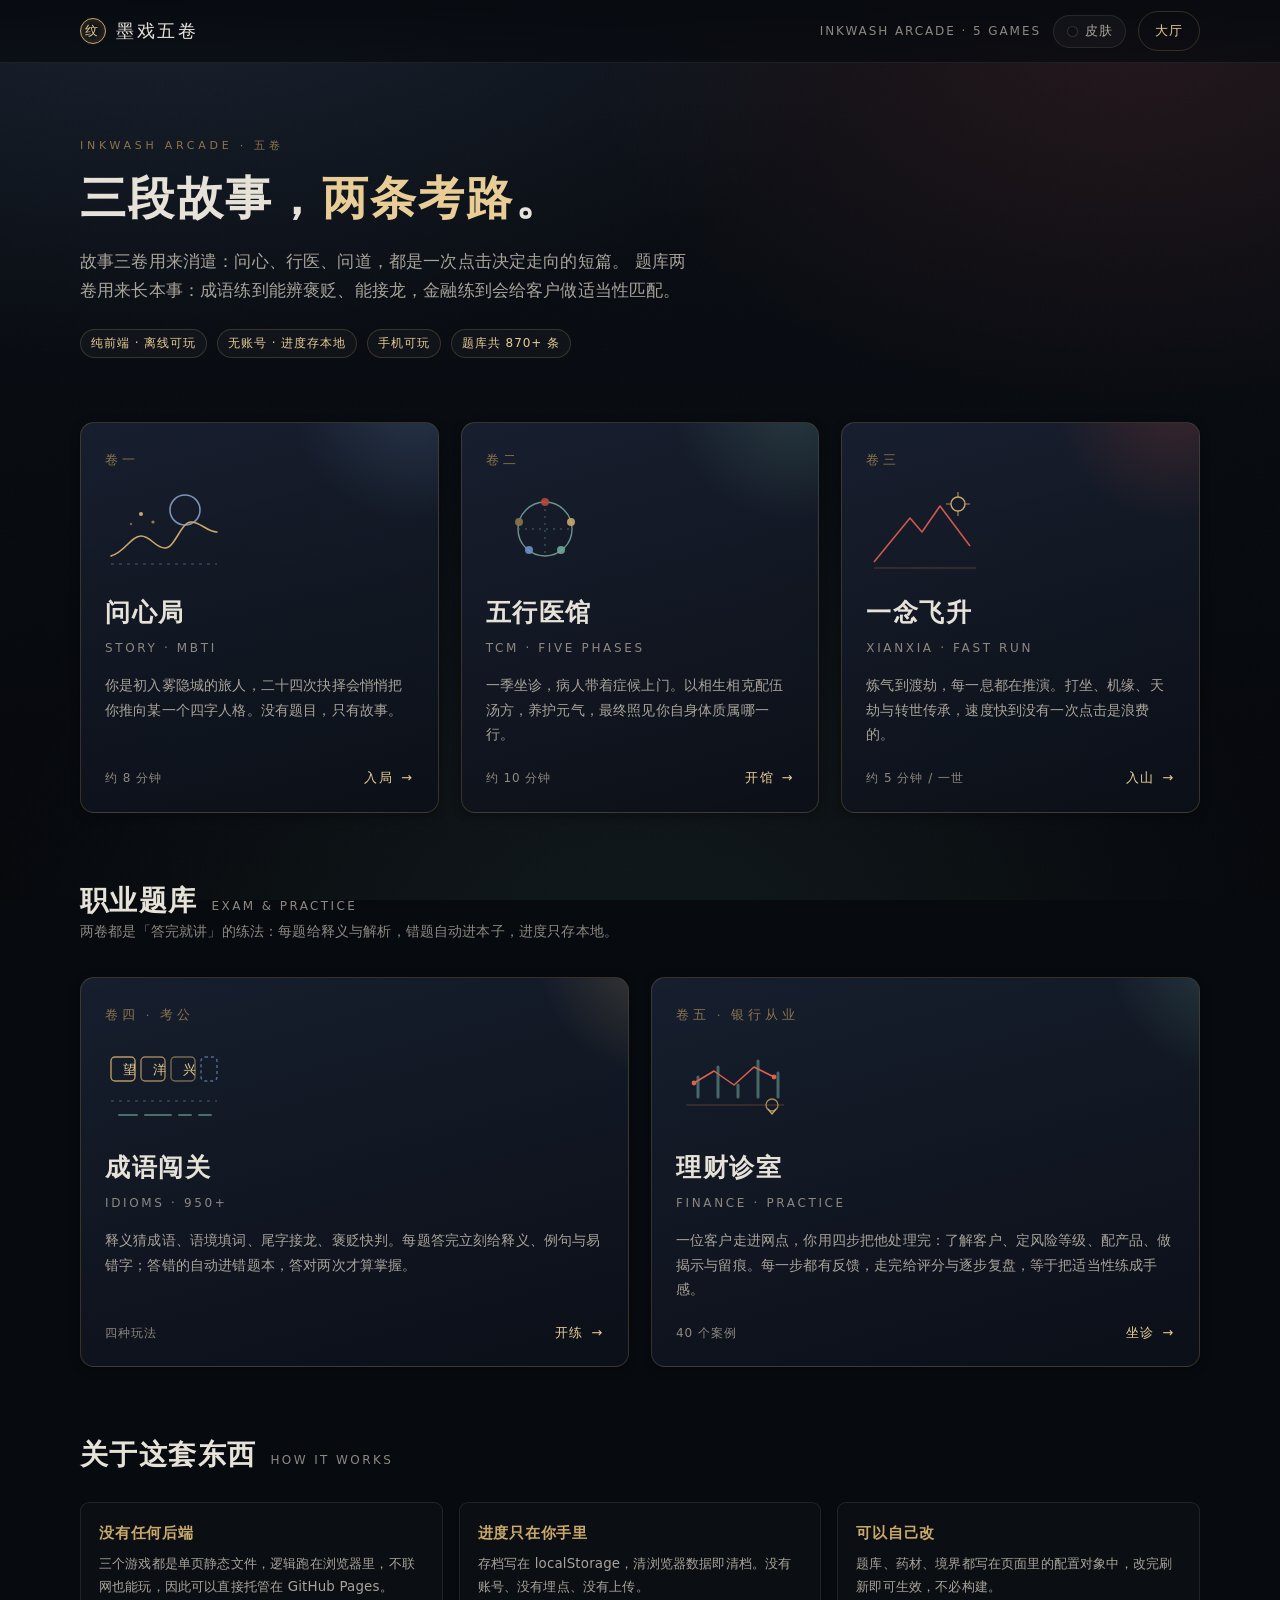
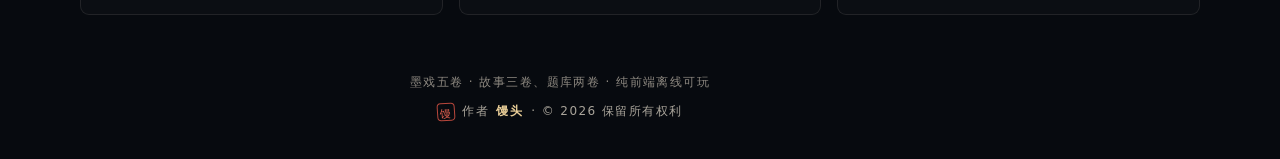
<file: index.html>
<!doctype html>
<html lang="zh-CN">
<head>
<meta charset="utf-8">
<script>try{var t=localStorage.getItem('inkwash.theme');if(t)document.documentElement.dataset.theme=t;}catch(e){}</script>
<meta name="viewport" content="width=device-width, initial-scale=1">
<title>墨戏五卷 · Inkwash Arcade</title>
<meta name="description" content="三个纯前端中文小游戏：故事式 MBTI 性格测试、中医五行行医录、快节奏修仙。">
<link rel="icon" href="data:image/svg+xml,%3Csvg xmlns='http://www.w3.org/2000/svg' viewBox='0 0 64 64'%3E%3Crect width='64' height='64' rx='14' fill='%230b0f16'/%3E%3Ccircle cx='32' cy='32' r='20' fill='none' stroke='%23c9a86a' stroke-width='2'/%3E%3Cpath d='M20 32h24M32 20v24' stroke='%23c9a86a' stroke-width='2'/%3E%3C/svg%3E">
<link rel="stylesheet" href="./assets/theme.css">
<style>
  .hero { padding: 74px 0 30px; }
  .hero h1 { margin-bottom: 18px; }
  .hero h1 em { font-style: normal; color: var(--gold-bright); }
  .hero p.lead { font-size: 17px; max-width: 620px; color: var(--text-dim); }
  .hero__meta { display: flex; gap: 10px; flex-wrap: wrap; margin-top: 24px; }

  .grid { display: grid; grid-template-columns: repeat(auto-fit, minmax(290px, 1fr)); gap: 22px; margin-top: 34px; }

  .game {
    position: relative;
    display: flex; flex-direction: column;
    padding: 26px 24px 22px;
    border: 1px solid var(--line);
    border-radius: var(--radius);
    background: linear-gradient(165deg, var(--surface), var(--surface-2));
    box-shadow: var(--shadow-1);
    overflow: hidden;
    transition: transform 0.24s cubic-bezier(0.22, 1, 0.36, 1), border-color 0.24s ease, box-shadow 0.24s ease;
    text-decoration: none;
    color: inherit;
  }
  .game:hover, .game:focus-visible {
    transform: translateY(-4px);
    border-color: rgba(201, 168, 106, 0.55);
    box-shadow: var(--shadow-2);
    text-decoration: none;
  }
  .game:focus-visible { outline: 2px solid var(--gold-bright); outline-offset: 3px; }

  .game::before {
    content: "";
    position: absolute; inset: -40% -30% auto auto;
    width: 260px; height: 260px;
    border-radius: 50%;
    background: radial-gradient(circle, var(--glow, rgba(201,168,106,0.18)), transparent 68%);
    opacity: 0.9;
    pointer-events: none;
  }
  .game__no { font-family: var(--font-num); font-size: 13px; letter-spacing: 0.3em; color: var(--gold-dim); }
  .game__art { height: 96px; margin: 10px 0 14px; display: flex; align-items: center; }
  .game__title { font-family: var(--font-serif); font-size: 25px; letter-spacing: 0.06em; margin: 0 0 4px; }
  .game__sub { font-size: 12px; letter-spacing: 0.22em; color: var(--text-faint); text-transform: uppercase; margin-bottom: 14px; }
  .game__desc { font-size: 14.4px; color: var(--text-dim); margin: 0 0 20px; flex: 1; }
  .game__foot { display: flex; align-items: center; gap: 10px; }
  .game__mark {
    position: absolute; top: 18px; right: 18px;
    font-size: 11.5px; letter-spacing: 0.04em;
    color: var(--gold-bright);
    background: rgba(201, 168, 106, 0.1);
    border-color: rgba(201, 168, 106, 0.4);
    max-width: 44%;
    overflow: hidden; text-overflow: ellipsis; white-space: nowrap;
  }
  .game__time { font-size: 12px; color: var(--text-faint); letter-spacing: 0.08em; }
  .game__go {
    margin-left: auto;
    font-size: 13px; letter-spacing: 0.14em;
    color: var(--gold-bright);
    display: inline-flex; align-items: center; gap: 7px;
  }
  .game__go::after { content: "→"; transition: transform 0.2s ease; }
  .game:hover .game__go::after { transform: translateX(4px); }

  .g1 { --glow: rgba(108, 143, 196, 0.24); }
  .g2 { --glow: rgba(111, 168, 154, 0.24); }
  .g3 { --glow: rgba(184, 71, 60, 0.26); }
  .g4 { --glow: rgba(201, 168, 106, 0.26); }
  .g5 { --glow: rgba(111, 168, 154, 0.26); }

  .grid--two { grid-template-columns: repeat(auto-fit, minmax(320px, 1fr)); }
  .section-sub { font-size: 14px; color: var(--text-faint); margin: -6px 0 20px; max-width: 640px; }

  .section-head { margin-top: 64px; display: flex; align-items: baseline; gap: 14px; }
  .section-head h2 { margin: 0; }
  .section-head span { font-size: 12px; letter-spacing: 0.2em; color: var(--text-faint); }

  .notes { display: grid; grid-template-columns: repeat(auto-fit, minmax(230px, 1fr)); gap: 16px; margin-top: 22px; }
  .note { padding: 18px 18px 16px; border: 1px solid var(--line-soft); border-radius: var(--radius-sm); background: var(--w-01); }
  .note h3 { font-size: 15px; margin-bottom: 6px; color: var(--gold); }
  .note p { font-size: 13.4px; margin: 0; color: var(--text-dim); }
</style>
  <meta name="color-scheme" content="dark">
  <meta name="theme-color" content="#0b0f16">
  <meta property="og:type" content="website">
  <meta property="og:title" content="墨戏五卷 · Inkwash Arcade">
  <meta property="og:description" content="三个纯前端中文小游戏：故事式 MBTI 性格测试、中医五行行医录、快节奏修仙。">
  <meta name="twitter:card" content="summary">
</head>
<body>

<header class="topbar" data-chrome="topbar"></header>

<main class="wrap">
  <section class="hero fade-up">
    <div class="eyebrow">Inkwash Arcade · 五卷</div>
    <h1>三段故事，<em>两条考路</em>。</h1>
    <p class="lead">
      故事三卷用来消遣：问心、行医、问道，都是一次点击决定走向的短篇。
      题库两卷用来长本事：成语练到能辨褒贬、能接龙，金融练到会给客户做适当性匹配。
    </p>
    <div class="hero__meta">
      <span class="tag">纯前端 · 离线可玩</span>
      <span class="tag">无账号 · 进度存本地</span>
      <span class="tag">手机可玩</span>
      <span class="tag">题库共 870+ 条</span>
    </div>
  </section>

  <section class="grid" aria-label="三卷游戏">

    <a class="game g1 fade-up" href="./mbti.html" style="animation-delay: 0.05s">
      <div class="game__no">卷一</div>
      <div class="game__art" aria-hidden="true">
        <svg width="118" height="90" viewBox="0 0 118 90" fill="none">
          <circle cx="80" cy="26" r="15" stroke="#8fa9cf" stroke-width="1.6" opacity=".85"/>
          <path d="M6 72c14-4 20-20 30-20s14 12 24 12 16-26 26-26 16 10 26 10" stroke="#c9a86a" stroke-width="1.6" stroke-linecap="round"/>
          <path d="M6 80h106" stroke="#4a5a75" stroke-width="1" stroke-dasharray="3 5"/>
          <circle cx="36" cy="30" r="2" fill="#c9a86a"/>
          <circle cx="48" cy="38" r="1.6" fill="#c9a86a" opacity=".7"/>
          <circle cx="26" cy="40" r="1.3" fill="#c9a86a" opacity=".5"/>
        </svg>
      </div>
      <h2 class="game__title">问心局</h2>
      <div class="game__sub">Story · MBTI</div>
      <p class="game__desc">你是初入雾隐城的旅人，二十四次抉择会悄悄把你推向某一个四字人格。没有题目，只有故事。</p>
      <div class="game__foot">
        <span class="game__time">约 8 分钟</span>
        <span class="game__go">入局</span>
      </div>
    </a>

    <a class="game g2 fade-up" href="./wuxing.html" style="animation-delay: 0.12s">
      <div class="game__no">卷二</div>
      <div class="game__art" aria-hidden="true">
        <svg width="118" height="90" viewBox="0 0 118 90" fill="none">
          <circle cx="59" cy="45" r="27" stroke="#7fb3a5" stroke-width="1.4" opacity=".8"/>
          <path d="M59 18v54M32 45h54" stroke="#4a6b64" stroke-width="1" stroke-dasharray="2 5"/>
          <circle cx="59" cy="18" r="4" fill="#b8473c" opacity=".9"/>
          <circle cx="85" cy="38" r="4" fill="#c9a86a" opacity=".9"/>
          <circle cx="75" cy="66" r="4" fill="#6fa89a" opacity=".9"/>
          <circle cx="43" cy="66" r="4" fill="#6c8fc4" opacity=".9"/>
          <circle cx="33" cy="38" r="4" fill="#8a744c" opacity=".9"/>
        </svg>
      </div>
      <h2 class="game__title">五行医馆</h2>
      <div class="game__sub">TCM · Five Phases</div>
      <p class="game__desc">一季坐诊，病人带着症候上门。以相生相克配伍汤方，养护元气，最终照见你自身体质属哪一行。</p>
      <div class="game__foot">
        <span class="game__time">约 10 分钟</span>
        <span class="game__go">开馆</span>
      </div>
    </a>

    <a class="game g3 fade-up" href="./xiuxian.html" style="animation-delay: 0.19s">
      <div class="game__no">卷三</div>
      <div class="game__art" aria-hidden="true">
        <svg width="118" height="90" viewBox="0 0 118 90" fill="none">
          <path d="M8 78L44 34l12 14 18-26 30 40" stroke="#e0604f" stroke-width="1.6" stroke-linejoin="round" opacity=".9"/>
          <path d="M8 84h102" stroke="#5a3a35" stroke-width="1"/>
          <circle cx="92" cy="20" r="7" stroke="#c9a86a" stroke-width="1.4"/>
          <path d="M92 13v-5M92 32v-5M85 20h-5M104 20h-5" stroke="#c9a86a" stroke-width="1.2" opacity=".8"/>
        </svg>
      </div>
      <h2 class="game__title">一念飞升</h2>
      <div class="game__sub">Xianxia · Fast Run</div>
      <p class="game__desc">炼气到渡劫，每一息都在推演。打坐、机缘、天劫与转世传承，速度快到没有一次点击是浪费的。</p>
      <div class="game__foot">
        <span class="game__time">约 5 分钟 / 一世</span>
        <span class="game__go">入山</span>
      </div>
    </a>

  </section>

  <section class="fade-up" aria-label="职业题库">
    <div class="section-head">
      <h2>职业题库</h2>
      <span>EXAM &amp; PRACTICE</span>
    </div>
    <p class="section-sub">两卷都是「答完就讲」的练法：每题给释义与解析，错题自动进本子，进度只存本地。</p>

    <div class="grid grid--two">
      <a class="game g4" href="./idiom.html">
        <div class="game__no">卷四 · 考公</div>
        <div class="game__art" aria-hidden="true">
          <svg width="118" height="90" viewBox="0 0 118 90" fill="none">
            <rect x="6" y="18" width="24" height="24" rx="4" stroke="#c9a86a" stroke-width="1.4" opacity=".9"/>
            <rect x="36" y="18" width="24" height="24" rx="4" stroke="#c9a86a" stroke-width="1.4" opacity=".75"/>
            <rect x="66" y="18" width="24" height="24" rx="4" stroke="#c9a86a" stroke-width="1.4" opacity=".55"/>
            <rect x="96" y="18" width="16" height="24" rx="4" stroke="#6c8fc4" stroke-width="1.4" opacity=".7" stroke-dasharray="3 3"/>
            <text x="18" y="35" fill="#e8cd97" font-size="13" font-family="serif">望</text>
            <text x="48" y="35" fill="#e8cd97" font-size="13" font-family="serif">洋</text>
            <text x="78" y="35" fill="#e8cd97" font-size="13" font-family="serif">兴</text>
            <path d="M6 62h106" stroke="#4a5a75" stroke-width="1" stroke-dasharray="3 5"/>
            <path d="M14 76h18M40 76h26M74 76h12M94 76h12" stroke="#6fa89a" stroke-width="2" stroke-linecap="round" opacity=".6"/>
          </svg>
        </div>
        <h2 class="game__title">成语闯关</h2>
        <div class="game__sub">Idioms · 950+</div>
        <p class="game__desc">释义猜成语、语境填词、尾字接龙、褒贬快判。每题答完立刻给释义、例句与易错字；答错的自动进错题本，答对两次才算掌握。</p>
        <div class="game__foot">
          <span class="game__time">四种玩法</span>
          <span class="game__go">开练</span>
        </div>
      </a>

      <a class="game g5" href="./finance.html">
        <div class="game__no">卷五 · 银行从业</div>
        <div class="game__art" aria-hidden="true">
          <svg width="118" height="90" viewBox="0 0 118 90" fill="none">
            <path d="M10 66h98" stroke="#5a3a35" stroke-width="1"/>
            <path d="M22 58V38M42 58V28M62 58V46M82 58V22M102 58V34" stroke="#6fa89a" stroke-width="3" stroke-linecap="round" opacity=".55"/>
            <path d="M18 44l20-12 20 14 20-18 20 10" stroke="#e0604f" stroke-width="1.5" stroke-linejoin="round"/>
            <circle cx="18" cy="44" r="2.4" fill="#e0604f"/>
            <circle cx="98" cy="38" r="2.4" fill="#e0604f"/>
            <path d="M92 70l4 5 4-5" stroke="#c9a86a" stroke-width="1.3"/>
            <circle cx="96" cy="66" r="6" stroke="#c9a86a" stroke-width="1.3" opacity=".8"/>
          </svg>
        </div>
        <h2 class="game__title">理财诊室</h2>
        <div class="game__sub">Finance · Practice</div>
        <p class="game__desc">一位客户走进网点，你用四步把他处理完：了解客户、定风险等级、配产品、做揭示与留痕。每一步都有反馈，走完给评分与逐步复盘，等于把适当性练成手感。</p>
        <div class="game__foot">
          <span class="game__time">40 个案例</span>
          <span class="game__go">坐诊</span>
        </div>
      </a>
    </div>
  </section>

  <section class="fade-up">
    <div class="section-head">
      <h2>关于这套东西</h2>
      <span>HOW IT WORKS</span>
    </div>
    <div class="notes">
      <div class="note">
        <h3>没有任何后端</h3>
        <p>三个游戏都是单页静态文件，逻辑跑在浏览器里，不联网也能玩，因此可以直接托管在 GitHub Pages。</p>
      </div>
      <div class="note">
        <h3>进度只在你手里</h3>
        <p>存档写在 localStorage，清浏览器数据即清档。没有账号、没有埋点、没有上传。</p>
      </div>
      <div class="note">
        <h3>可以自己改</h3>
        <p>题库、药材、境界都写在页面里的配置对象中，改完刷新即可生效，不必构建。</p>
      </div>
    </div>
  </section>
</main>

<footer class="foot" data-chrome="footer"></footer>

<script src="./assets/common.js"></script>
<script>
  DSHG.mountChrome({ title: '墨戏五卷', meta: 'INKWASH ARCADE · 5 GAMES', footnote: '墨戏五卷 · 故事三卷、题库两卷 · 纯前端离线可玩' });

  // 玩过标记：读本地存档，在卡片上补一枚小印
  (function () {
    const marks = [
      { href: './mbti.html', key: 'mbti.result', keys: ['type', 'code', 'mbti'], prefix: '已问心 · ' },
      { href: './wuxing.html', key: 'wuxing.records', keys: ['rank'], prefix: '最佳 · ', list: true },
      { href: './xiuxian.html', key: 'xiuxian.records', keys: ['realm', 'bestRealm'], prefix: '最远 · ' },
      { href: './idiom.html', key: 'idiom.progress', keys: [], prefix: '已学 ', suffixFn: (v) => Object.keys(v.seen || {}).length + ' 条' },
      { href: './finance.html', key: 'finance.progress', keys: [], prefix: '已完成 ', suffixFn: (v) => Object.keys((v && v.cases) || {}).length + ' 个案例' },
    ];

    const deep = (obj, keys, depth) => {
      if (!obj || typeof obj !== 'object' || depth > 3) return null;
      for (const k of keys) {
        if (typeof obj[k] === 'string' && obj[k].trim()) return obj[k];
      }
      for (const v of Object.values(obj)) {
        const hit = deep(v, keys, depth + 1);
        if (hit) return hit;
      }
      return null;
    };

    for (const m of marks) {
      const value = DSHG.store.get(m.key, null);
      if (!value) continue;
      let detail = null;
      if (m.suffixFn) {
        try { detail = m.suffixFn(value); } catch (err) { detail = null; }
      } else if (m.list && Array.isArray(value) && value.length) {
        detail = deep(value[0], m.keys, 0);
        if (!detail) detail = '一季';
      } else if (!m.list) {
        detail = deep(value, m.keys, 0);
      }
      if (!detail) continue;
      const card = document.querySelector('.game[href="' + m.href + '"]');
      if (!card) continue;
      const tag = document.createElement('span');
      tag.className = 'tag game__mark';
      tag.textContent = m.prefix + detail;
      card.appendChild(tag);
    }
  })();
</script>
</body>
</html>
</file>
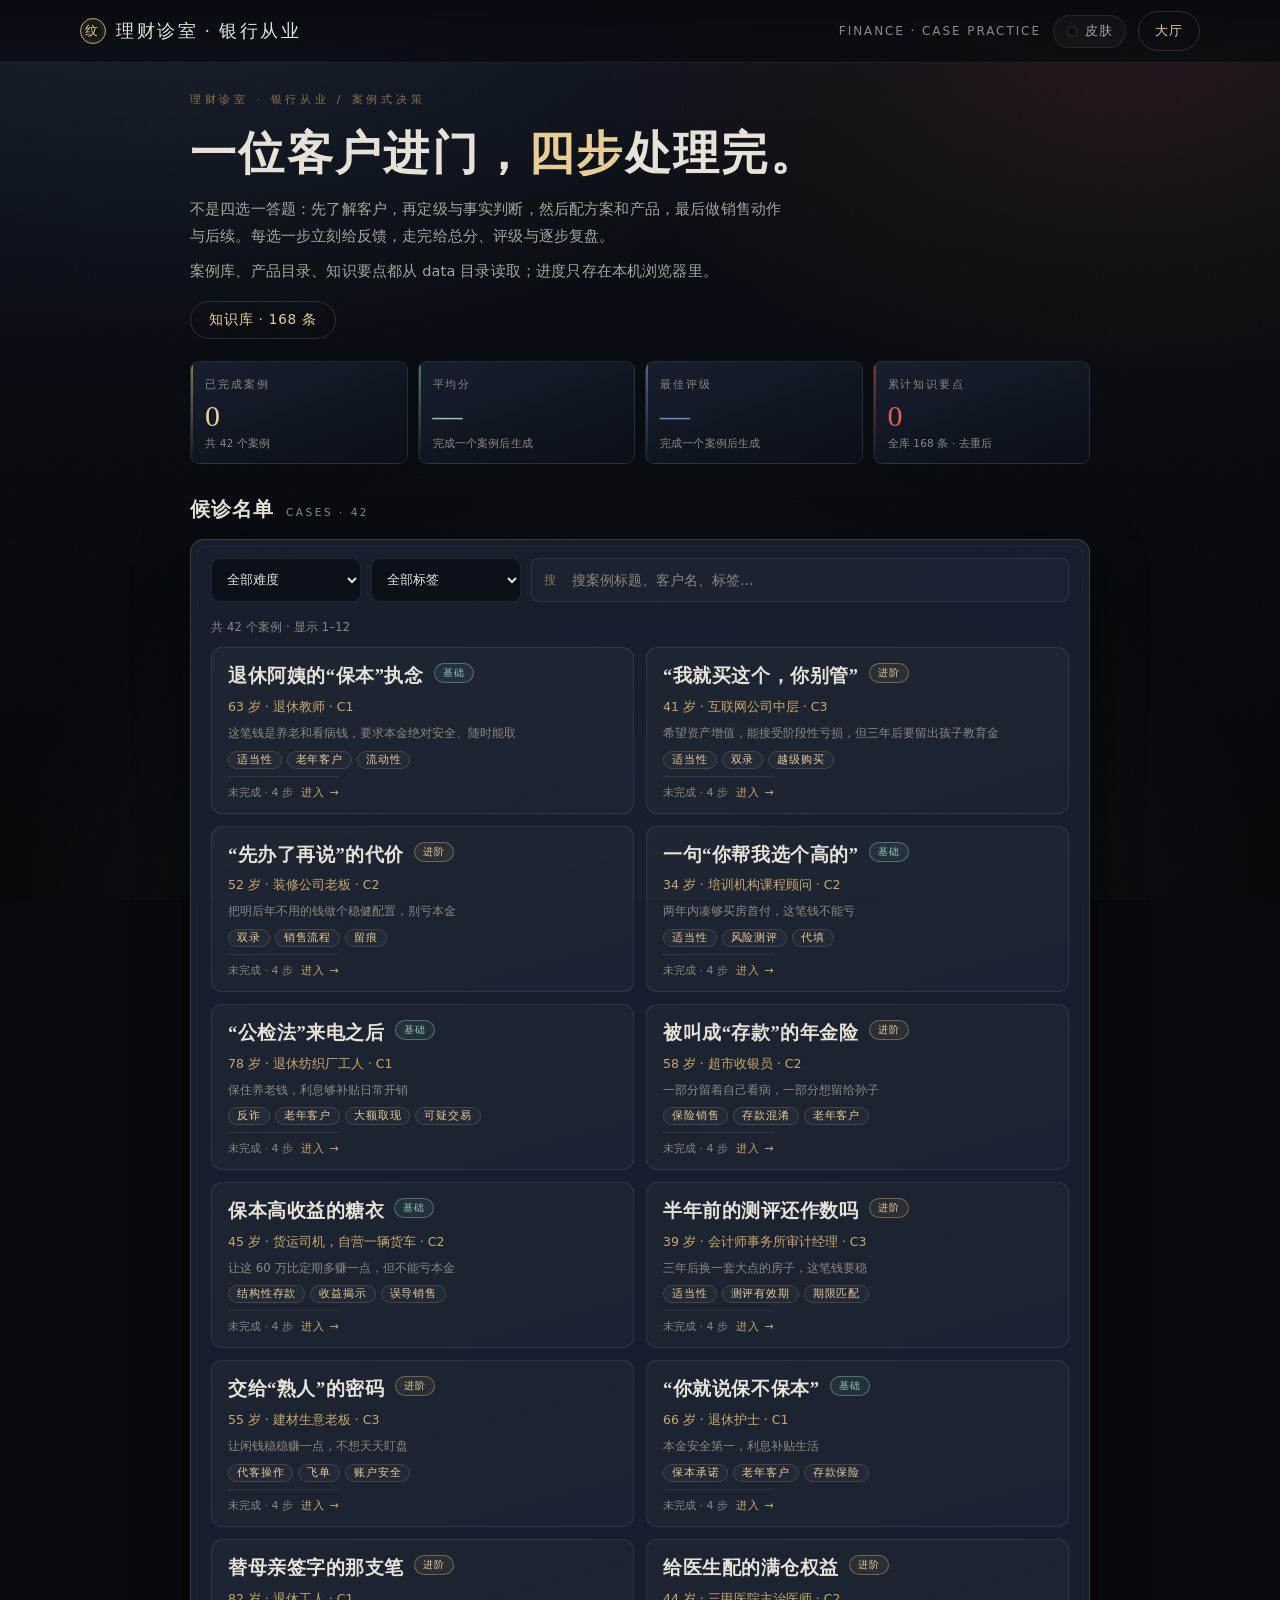
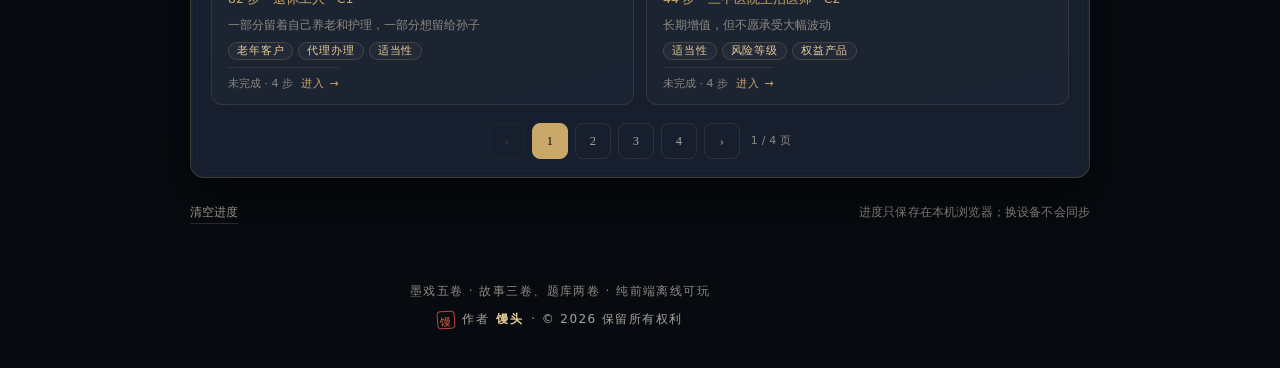
<file: finance.html>
<!doctype html>
<html lang="zh-CN">
<head>
<meta charset="utf-8">
<script>try{var t=localStorage.getItem('inkwash.theme');if(t)document.documentElement.dataset.theme=t;}catch(e){}</script>
<meta name="viewport" content="width=device-width, initial-scale=1">
<title>理财诊室 · 银行从业 · 墨戏五卷</title>
<meta name="description" content="案例式决策训练：一位客户进门，分四步处理——了解客户、定级与事实判断、方案与产品、销售动作与后续。每选一步立刻反馈，走完给总分、评级、逐步复盘与知识要点。纯前端离线可玩。">
<link rel="icon" href="data:image/svg+xml,%3Csvg xmlns='http://www.w3.org/2000/svg' viewBox='0 0 64 64'%3E%3Crect width='64' height='64' rx='14' fill='%230b0f16'/%3E%3Cpath d='M14 48V22l10 8 8-14 8 14 10-8v26' fill='none' stroke='%23c9a86a' stroke-width='2'/%3E%3Ccircle cx='44' cy='17' r='4' fill='none' stroke='%23e0604f' stroke-width='1.6'/%3E%3C/svg%3E">
<link rel="stylesheet" href="./assets/theme.css">
<style>
  /* ============================================================
     理财诊室 · 页面样式
     只复用 theme.css 的设计令牌与基础组件；版式与业务状态写在这里。
     ============================================================ */

  html, body { overflow-x: hidden; }

  #app { width: min(900px, calc(100% - 40px)); padding: 22px 0 0; }

  .sr-only {
    position: absolute; width: 1px; height: 1px;
    padding: 0; margin: -1px; overflow: hidden;
    clip: rect(0 0 0 0); white-space: nowrap; border: 0;
  }

  button:focus-visible, input:focus-visible, select:focus-visible, a:focus-visible {
    outline: 2px solid var(--gold-bright); outline-offset: 2px;
  }

  .linkish {
    border: 0; background: none; padding: 0;
    font: inherit; color: var(--gold-bright); cursor: pointer;
    border-bottom: 1px solid var(--line);
  }
  .linkish:hover { border-bottom-color: var(--gold); }
  button.back {
    border: 0; background: none; padding: 6px 0;
    font-family: var(--font-sans); cursor: pointer;
    justify-self: start;
  }

  .section-head { display: flex; align-items: baseline; gap: 12px; margin: 28px 0 12px; }
  .section-head h2 { margin: 0; font-size: 20px; }
  .section-head span { font-size: 10.5px; letter-spacing: 0.24em; color: var(--text-faint); }

  /* ---------- 数据自检提示条 ---------- */
  .databar {
    display: flex; align-items: baseline; gap: 6px 10px; flex-wrap: wrap;
    margin: 0 0 16px; padding: 10px 14px;
    border: 1px solid rgba(224, 96, 79, 0.32);
    background: rgba(184, 71, 60, 0.08);
    border-radius: 9px;
    font-size: 12.5px; line-height: 1.7; color: var(--text-dim);
  }
  .databar b { color: var(--cinnabar-bright); font-weight: 600; }
  .databar__hint { color: var(--text-faint); font-size: 11px; }

  /* ---------- 首页 ---------- */
  .hero { padding: 6px 0 0; }
  .hero h1 {
    margin: 0 0 12px;
    font-size: clamp(30px, 5.4vw, 46px);
    line-height: 1.3;
  }
  .hero h1 em { font-style: normal; color: var(--gold-bright); }
  .hero .lede {
    max-width: 41em; margin: 0 0 8px;
    font-size: 14.5px; line-height: 1.88; color: var(--text-dim);
  }
  .hero__acts { display: flex; gap: 10px; flex-wrap: wrap; margin-top: 16px; }
  .hero__acts .btn { padding: 9px 18px; font-size: 13.5px; }

  .stats {
    display: grid; grid-template-columns: repeat(4, minmax(0, 1fr));
    gap: 10px; margin: 22px 0 0;
  }
  .stat {
    min-width: 0; padding: 13px 14px 12px;
    border: 1px solid var(--line-soft); border-radius: var(--radius-sm);
    background: linear-gradient(160deg, var(--surface), var(--surface-2));
    position: relative; overflow: hidden;
  }
  .stat::before {
    content: ""; position: absolute; left: 0; top: 0; bottom: 0; width: 2px;
    background: linear-gradient(180deg, var(--gold), transparent); opacity: 0.65;
  }
  .stat__k { display: block; font-size: 10.5px; letter-spacing: 0.18em; color: var(--text-faint); }
  .stat__v {
    display: block; font-family: var(--font-num);
    font-size: clamp(22px, 5.4vw, 30px); line-height: 1.3;
    color: var(--gold-bright); margin: 2px 0 1px;
    overflow-wrap: anywhere;
  }
  .stat__n { display: block; font-size: 10.5px; line-height: 1.5; color: var(--text-faint); }
  .stat--jade::before { background: linear-gradient(180deg, var(--jade), transparent); }
  .stat--jade .stat__v { color: var(--jade-bright); }
  .stat--cin::before { background: linear-gradient(180deg, var(--cinnabar), transparent); }
  .stat--cin .stat__v { color: var(--cinnabar-bright); }
  .stat--azure::before { background: linear-gradient(180deg, var(--azure), transparent); }
  .stat--azure .stat__v { color: var(--azure); }

  .filters-panel { margin-top: 10px; padding: 18px 20px; }
  .filters { display: flex; gap: 10px; flex-wrap: wrap; align-items: stretch; }
  .filters select {
    flex: 0 1 150px; min-width: 128px; min-height: 44px;
    padding: 8px 11px;
    font-family: inherit; font-size: 13px; color: var(--text);
    background: var(--surface-2);
    border: 1px solid var(--line-soft); border-radius: 8px;
  }
  .search { flex: 1 1 220px; position: relative; min-width: 180px; }
  .search input {
    width: 100%; min-height: 44px;
    padding: 9px 13px 9px 40px;
    font-family: inherit; font-size: 13.5px; color: var(--text);
    background: var(--w-01);
    border: 1px solid var(--line-soft); border-radius: 8px;
  }
  .search input::placeholder { color: var(--text-faint); }
  .search input:focus { outline: none; border-color: rgba(201, 168, 106, 0.55); box-shadow: 0 0 0 3px rgba(201, 168, 106, 0.1); }
  .search::before {
    content: "搜"; position: absolute; left: 13px; top: 50%;
    transform: translateY(-50%);
    font-family: var(--font-serif); font-size: 12px; color: var(--gold-dim);
    pointer-events: none;
  }

  .count-line {
    display: flex; align-items: baseline; justify-content: space-between;
    gap: 10px; flex-wrap: wrap;
    margin: 16px 0 10px; font-size: 11.5px; color: var(--text-faint);
  }
  .count-line .linkish { font-size: 11.5px; color: var(--text-dim); }

  .case-grid { display: grid; grid-template-columns: repeat(2, minmax(0, 1fr)); gap: 12px; }
  .case-card {
    display: flex; flex-direction: column; gap: 7px;
    width: 100%; min-height: 152px; padding: 15px 16px 13px;
    text-align: left; font-family: var(--font-sans); color: inherit;
    border: 1px solid var(--line-soft); border-radius: 11px;
    background: linear-gradient(165deg, var(--w-02), var(--w-01));
    cursor: pointer;
    transition: border-color 0.18s ease, background 0.18s ease, transform 0.18s ease;
  }
  .case-card:hover { border-color: var(--line); background: rgba(201, 168, 106, 0.06); transform: translateY(-2px); }
  .case-card:active { transform: translateY(0); }
  .case-card__top { display: flex; align-items: flex-start; justify-content: space-between; gap: 10px; }
  .case-card__title {
    margin: 0; font-family: var(--font-serif); font-size: 18.5px;
    font-weight: 600; line-height: 1.45; letter-spacing: 0.03em; color: var(--text);
  }
  .case-card__client { margin: 0; font-size: 12.5px; line-height: 1.6; color: var(--gold); }
  .case-card__goal {
    margin: 0; font-size: 11.8px; line-height: 1.65; color: var(--text-faint);
    display: -webkit-box; -webkit-line-clamp: 2; -webkit-box-orient: vertical; overflow: hidden;
  }
  .case-card__tags { display: flex; flex-wrap: wrap; gap: 5px; }
  .case-card__tags .tag { font-size: 10.5px; padding: 1px 8px; }
  .case-card__foot {
    display: flex; align-items: baseline; justify-content: space-between; gap: 8px;
    margin-top: auto; padding-top: 8px; border-top: 1px solid var(--line-soft);
    font-size: 11px; color: var(--text-faint);
  }
  .case-card__done { color: var(--jade-bright); }
  .case-card__done b { font-family: var(--font-num); font-size: 14px; font-weight: 400; }
  .case-card__best { color: var(--text-faint); }
  .case-card__go { color: var(--gold); letter-spacing: 0.08em; white-space: nowrap; }

  .lv {
    flex: 0 0 auto; font-size: 10px; letter-spacing: 0.1em;
    padding: 2px 8px; border-radius: 999px; border: 1px solid; white-space: nowrap;
  }
  .lv--1 { color: var(--jade-bright); border-color: rgba(148, 201, 186, 0.42); background: rgba(111, 168, 154, 0.1); }
  .lv--2 { color: var(--gold-bright); border-color: rgba(201, 168, 106, 0.46); background: rgba(201, 168, 106, 0.09); }
  .lv--3 { color: var(--cinnabar-bright); border-color: rgba(224, 96, 79, 0.46); background: rgba(184, 71, 60, 0.1); }

  .home__foot {
    display: flex; align-items: baseline; justify-content: space-between;
    gap: 10px; flex-wrap: wrap; margin-top: 24px;
    font-size: 11.5px; color: var(--text-faint);
  }
  .home__foot .linkish { font-size: 12px; color: var(--text-dim); }
  .home__foot .linkish:hover { color: var(--gold-bright); }

  .pager { display: flex; align-items: center; justify-content: center; gap: 7px; flex-wrap: wrap; margin-top: 18px; }
  .pager__btn {
    min-width: 36px; min-height: 36px; padding: 5px 10px;
    border: 1px solid var(--line-soft); border-radius: 8px;
    background: none; color: var(--text-dim);
    font-family: var(--font-num); font-size: 12.5px; cursor: pointer;
  }
  .pager__btn:hover:not([disabled]) { border-color: var(--line); color: var(--gold-bright); background: rgba(201, 168, 106, 0.07); }
  .pager__btn[disabled] { opacity: 0.32; cursor: not-allowed; }
  .pager__btn.is-on { border-color: var(--gold); background: var(--gold); color: var(--ink-0); }
  .pager__dots { color: var(--text-faint); font-size: 12px; padding: 0 2px; }
  .pager__info { font-size: 11px; color: var(--text-faint); margin-left: 4px; }

  /* ---------- 案例页 ---------- */
  .case-head { display: flex; flex-direction: column; gap: 10px; margin-bottom: 14px; }
  .case-head .back { color: var(--text-dim); font-size: 12.5px; letter-spacing: 0.08em; }
  .case-head .back:hover { color: var(--gold-bright); }
  .case-head__row { display: flex; align-items: center; gap: 10px; flex-wrap: wrap; }
  .case-head__title { margin: 0; font-size: clamp(22px, 3.8vw, 30px); line-height: 1.35; }

  .step-hud { display: flex; flex-direction: column; gap: 6px; }
  .step-hud__row { display: flex; align-items: baseline; justify-content: space-between; gap: 10px; }
  .step-hud__label { font-family: var(--font-serif); font-size: 12.5px; letter-spacing: 0.12em; color: var(--gold); }
  .step-hud__count { font-size: 11.5px; color: var(--text-faint); }
  .step-hud .meter { height: 5px; }

  .client-card {
    position: relative; margin-bottom: 14px; padding: 17px 19px 15px;
    border: 1px solid rgba(201, 168, 106, 0.46);
    border-left: 3px solid var(--gold);
    border-radius: 12px;
    background:
      linear-gradient(150deg, rgba(201, 168, 106, 0.11), rgba(201, 168, 106, 0.028) 58%, var(--surface-2));
    box-shadow: var(--shadow-1);
  }
  .client-card__head { display: flex; align-items: baseline; gap: 9px 11px; flex-wrap: wrap; margin-bottom: 10px; }
  .client-card__kicker { font-size: 10px; letter-spacing: 0.24em; color: var(--gold-dim); }
  .client-card__name { font-family: var(--font-serif); font-size: 21px; line-height: 1.3; letter-spacing: 0.06em; color: var(--text); }
  .client-card__meta { font-size: 12px; color: var(--text-dim); }
  .client-grid {
    display: grid; grid-template-columns: repeat(2, minmax(0, 1fr));
    gap: 5px 18px; margin: 0;
  }
  .client-field { display: flex; align-items: baseline; gap: 8px; min-width: 0; font-size: 13px; line-height: 1.7; }
  .client-field--wide { grid-column: 1 / -1; }
  .client-grid dt { flex: 0 0 2.9em; font-size: 11px; letter-spacing: 0.08em; color: var(--text-faint); }
  .client-grid dd { margin: 0; min-width: 0; color: var(--text); overflow-wrap: anywhere; }
  .client-quote {
    margin: 11px 0 0; padding: 9px 12px;
    border-left: 2px solid var(--line);
    border-radius: 0 8px 8px 0;
    background: var(--surface-2);
    font-family: var(--font-serif); font-size: 13.8px; line-height: 1.85; color: var(--text);
  }
  .client-quote cite {
    display: block; margin-top: 2px;
    font-family: var(--font-sans); font-style: normal;
    font-size: 10px; letter-spacing: 0.16em; color: var(--text-faint);
  }

  .panel.case-q { padding: 22px 24px 20px; }
  .q-label { font-size: 10.5px; letter-spacing: 0.26em; color: var(--gold-dim); margin-bottom: 8px; }
  .q-text {
    margin: 0; font-family: var(--font-serif);
    font-size: clamp(17px, 2.5vw, 20.5px); line-height: 1.85;
    color: var(--text); text-align: justify;
  }

  .opts { display: flex; flex-direction: column; gap: 10px; margin-top: 18px; }
  .opt {
    position: relative; display: flex; gap: 12px;
    width: 100%; min-height: 56px; padding: 13px 15px;
    text-align: left; font-family: var(--font-sans); color: var(--text);
    background: var(--w-01);
    border: 1px solid var(--line-soft);
    border-radius: 10px;
    cursor: pointer;
    transition: border-color 0.18s ease, background 0.18s ease, transform 0.18s ease;
  }
  .opt:hover:not([disabled]) { border-color: var(--line); background: rgba(201, 168, 106, 0.075); transform: translateY(-1px); }
  .opt[disabled] { cursor: default; }
  .opt__no {
    flex: 0 0 auto; width: 24px; height: 24px; margin-top: 1px;
    display: grid; place-items: center;
    border: 1px solid var(--line); border-radius: 50%;
    font-size: 11.5px; color: var(--gold);
  }
  .opt__body { flex: 1; min-width: 0; display: flex; flex-direction: column; gap: 7px; }
  .opt__row { display: flex; align-items: flex-start; justify-content: space-between; gap: 10px; }
  .opt__t { flex: 1; min-width: 0; font-size: 14.5px; line-height: 1.7; color: var(--text); overflow-wrap: anywhere; }
  .opt__badge {
    flex: 0 0 auto; display: inline-flex; align-items: center; gap: 4px;
    padding: 2px 8px; border: 1px solid; border-radius: 999px;
    font-size: 10.5px; letter-spacing: 0.06em; white-space: nowrap;
  }
  .opt__badge--best { color: var(--jade-bright); border-color: rgba(148, 201, 186, 0.5); background: rgba(111, 168, 154, 0.12); }
  .opt__badge--ok { color: var(--gold-bright); border-color: rgba(201, 168, 106, 0.48); background: rgba(201, 168, 106, 0.1); }
  .opt__badge--bad { color: var(--cinnabar-bright); border-color: rgba(224, 96, 79, 0.5); background: rgba(184, 71, 60, 0.12); }
  .opt__picked {
    align-self: flex-start;
    font-size: 10px; letter-spacing: 0.14em; color: var(--text-dim);
    border: 1px solid var(--line-soft); border-radius: 999px; padding: 0 7px;
  }
  .opt.is-best { border-color: rgba(148, 201, 186, 0.55); background: rgba(111, 168, 154, 0.1); }
  .opt.is-best .opt__no { border-color: var(--jade); color: var(--jade-bright); }
  .opt.is-ok { border-color: rgba(201, 168, 106, 0.46); background: rgba(201, 168, 106, 0.08); }
  .opt.is-ok .opt__no { border-color: var(--gold); color: var(--gold-bright); }
  .opt.is-bad { border-color: rgba(224, 96, 79, 0.5); background: rgba(184, 71, 60, 0.1); }
  .opt.is-bad .opt__no { border-color: var(--cinnabar); color: var(--cinnabar-bright); }
  .opt.is-picked { box-shadow: 0 0 0 2px rgba(230, 226, 216, 0.18); }
  .opt.is-picked.is-best { box-shadow: 0 0 0 2px rgba(148, 201, 186, 0.24); }
  .opt.is-picked.is-ok { box-shadow: 0 0 0 2px rgba(201, 168, 106, 0.22); }
  .opt.is-picked.is-bad { box-shadow: 0 0 0 2px rgba(224, 96, 79, 0.24); }
  .opt.is-muted { opacity: 0.72; }

  .prod { margin-top: 1px; padding-top: 8px; border-top: 1px dashed var(--line-soft); }
  .prod__head { display: flex; align-items: baseline; gap: 7px; flex-wrap: wrap; margin-bottom: 5px; }
  .prod__name { font-family: var(--font-serif); font-size: 12.5px; letter-spacing: 0.04em; color: var(--gold-bright); }
  .prod__type {
    font-size: 9.5px; letter-spacing: 0.08em; color: var(--text-faint);
    border: 1px solid var(--line-soft); border-radius: 999px; padding: 0 6px;
  }
  .prod__grid {
    display: grid; grid-template-columns: repeat(2, minmax(0, 1fr));
    gap: 2px 14px; font-size: 11.2px; line-height: 1.65; color: var(--text-dim);
  }
  .prod__grid b { margin-right: 4px; font-weight: 400; color: var(--text-faint); font-size: 10.5px; }
  .prod__risk { font-family: var(--font-num); font-style: normal; color: var(--cinnabar-bright); }
  .prod__note { margin: 5px 0 0; font-size: 11px; line-height: 1.65; color: var(--text-faint); }

  .qfoot {
    display: flex; align-items: center; justify-content: space-between;
    gap: 10px; flex-wrap: wrap; margin-top: 15px;
  }
  .hint { font-size: 11.5px; letter-spacing: 0.03em; color: var(--text-faint); }
  .kbd {
    display: inline-grid; place-items: center;
    min-width: 18px; height: 18px; margin: 0 2px; padding: 0 4px;
    font-family: var(--font-num); font-size: 10.5px; line-height: 1;
    color: var(--text-dim);
    border: 1px solid var(--line-soft); border-radius: 4px;
    background: var(--w-01);
  }

  .fb {
    margin-top: 18px; padding-top: 16px;
    border-top: 1px solid var(--line-soft);
    animation: fadeUp 0.42s cubic-bezier(0.22, 1, 0.36, 1) both;
    scroll-margin-top: 80px;
  }
  .fb__verdict {
    display: flex; align-items: center; gap: 9px; flex-wrap: wrap;
    margin-bottom: 10px;
    font-family: var(--font-serif); font-size: 17px; letter-spacing: 0.04em;
  }
  .fb__icon {
    width: 26px; height: 26px; flex: 0 0 auto;
    display: grid; place-items: center;
    border-radius: 50%; border: 1px solid; font-size: 13px; line-height: 1;
  }
  .fb__earn { margin-left: auto; font-family: var(--font-num); font-size: 12px; color: var(--text-faint); }
  .fb--best .fb__verdict { color: var(--jade-bright); }
  .fb--best .fb__icon { color: var(--jade-bright); border-color: rgba(148, 201, 186, 0.5); background: rgba(111, 168, 154, 0.13); }
  .fb--ok .fb__verdict { color: var(--gold-bright); }
  .fb--ok .fb__icon { color: var(--gold-bright); border-color: rgba(201, 168, 106, 0.5); background: rgba(201, 168, 106, 0.13); }
  .fb--bad .fb__verdict { color: var(--cinnabar-bright); }
  .fb--bad .fb__icon { color: var(--cinnabar-bright); border-color: rgba(224, 96, 79, 0.5); background: rgba(184, 71, 60, 0.13); }
  .fb__chosen { margin: 0 0 6px; font-size: 12px; line-height: 1.7; color: var(--text-faint); }
  .fb__text { margin: 0 0 12px; font-size: 14px; line-height: 1.88; color: var(--text); }
  .teach {
    padding: 10px 13px;
    border: 1px solid var(--line); border-radius: 9px;
    background: rgba(201, 168, 106, 0.055);
  }
  .teach__k { display: block; margin-bottom: 3px; font-size: 9.5px; letter-spacing: 0.24em; color: var(--gold-dim); }
  .teach p { margin: 0; font-size: 12.8px; line-height: 1.8; color: var(--text-dim); }
  .fb__acts { display: flex; align-items: center; gap: 10px; flex-wrap: wrap; margin-top: 16px; }
  .fb__acts .hint { margin-left: auto; }

  /* ---------- 结算 ---------- */
  .result-head { text-align: center; }
  .result-head .eyebrow { margin-bottom: 7px; }
  .result-big {
    font-family: var(--font-num); line-height: 1.1;
    font-size: clamp(46px, 11vw, 64px); letter-spacing: 0.02em;
    color: var(--gold-bright);
  }
  .result-big small { font-family: var(--font-sans); font-size: 13px; letter-spacing: 0.08em; color: var(--text-faint); margin-left: 6px; }
  .rating {
    display: inline-flex; align-items: center; gap: 6px;
    margin-top: 8px; padding: 3px 14px;
    border: 1px solid; border-radius: 999px;
    font-family: var(--font-serif); font-size: 15px; letter-spacing: 0.12em;
  }
  .rating--r4 { color: var(--jade-bright); border-color: rgba(148, 201, 186, 0.52); background: rgba(111, 168, 154, 0.12); }
  .rating--r3 { color: var(--gold-bright); border-color: rgba(201, 168, 106, 0.52); background: rgba(201, 168, 106, 0.11); }
  .rating--r2 { color: var(--text-dim); border-color: var(--line); background: var(--w-01); }
  .rating--r1 { color: var(--cinnabar-bright); border-color: rgba(224, 96, 79, 0.52); background: rgba(184, 71, 60, 0.12); }
  .result-note { margin: 8px 0 0; font-size: 12.5px; color: var(--text-dim); }
  .metrics { display: flex; justify-content: center; gap: 9px; flex-wrap: wrap; margin-top: 18px; }
  .metric {
    min-width: 90px; padding: 9px 13px;
    border: 1px solid var(--line-soft); border-radius: 9px;
    background: var(--w-01);
  }
  .metric b { display: block; font-family: var(--font-num); font-weight: 400; font-size: 18px; line-height: 1.35; color: var(--text); }
  .metric span { display: block; font-size: 10px; letter-spacing: 0.14em; color: var(--text-faint); }

  .result-panel { margin-top: 0; }
  .result-section { margin-top: 20px; }
  .result-section .section-head { margin-top: 0; }
  .review {
    padding: 14px 15px 12px;
    border: 1px solid var(--line-soft); border-radius: 10px;
    background: var(--w-01);
  }
  .review + .review { margin-top: 9px; }
  .review__head { display: flex; align-items: center; justify-content: space-between; gap: 8px; flex-wrap: wrap; margin-bottom: 6px; }
  .review__step { font-family: var(--font-serif); font-size: 13.5px; letter-spacing: 0.07em; color: var(--gold); }
  .vdict {
    display: inline-flex; align-items: center; gap: 4px;
    padding: 1px 8px; border: 1px solid; border-radius: 999px;
    font-size: 10.5px; letter-spacing: 0.06em; white-space: nowrap;
  }
  .vdict--best { color: var(--jade-bright); border-color: rgba(148, 201, 186, 0.46); background: rgba(111, 168, 154, 0.1); }
  .vdict--ok { color: var(--gold-bright); border-color: rgba(201, 168, 106, 0.46); background: rgba(201, 168, 106, 0.09); }
  .vdict--bad { color: var(--cinnabar-bright); border-color: rgba(224, 96, 79, 0.46); background: rgba(184, 71, 60, 0.1); }
  .review__q { margin: 0 0 8px; font-size: 12.5px; line-height: 1.75; color: var(--text-faint); }
  .review__row {
    display: grid; grid-template-columns: 4.7em minmax(0, 1fr); gap: 8px;
    padding: 6px 0; border-top: 1px dashed var(--line-soft);
    font-size: 13px; line-height: 1.78;
  }
  .review__row dt { padding-top: 1px; font-size: 10.5px; letter-spacing: 0.06em; color: var(--text-faint); }
  .review__row dd { margin: 0; min-width: 0; color: var(--text-dim); overflow-wrap: anywhere; }
  .review__row--why dd { color: var(--text); }
  .review__row--better dd { color: var(--jade-bright); }

  .lessons { list-style: none; margin: 0; padding: 0; display: flex; flex-direction: column; gap: 7px; }
  .lessons li {
    display: flex; align-items: baseline; gap: 9px;
    padding: 9px 12px;
    border: 1px solid var(--line-soft); border-radius: 9px;
    background: var(--w-01);
    font-size: 13px; line-height: 1.8; color: var(--text-dim);
  }
  .lesson__no { flex: 0 0 auto; font-family: var(--font-num); font-size: 10.5px; color: var(--gold-dim); }
  .reg {
    margin-top: 11px; padding: 11px 13px;
    border: 1px solid var(--line-soft); border-radius: 9px;
    background: var(--w-02);
    font-size: 12.8px; line-height: 1.82; color: var(--text-dim);
  }
  .reg b { display: block; margin-bottom: 2px; font-size: 9.5px; font-weight: 400; letter-spacing: 0.24em; color: var(--text-faint); }
  .result-acts { display: flex; gap: 9px; flex-wrap: wrap; margin-top: 22px; }
  .result-acts .btn { padding: 9px 17px; font-size: 13.5px; }
  .result-fine { margin: 16px 0 0; font-size: 11px; color: var(--text-faint); text-align: center; }

  /* ---------- 知识库 ---------- */
  .kb-head { display: flex; align-items: flex-start; justify-content: space-between; gap: 14px; flex-wrap: wrap; }
  .kb-head h1 { margin: 2px 0 6px; }
  .kb-head p { margin: 0; font-size: 13px; color: var(--text-dim); }
  .kb-panel { margin-top: 16px; padding: 20px 22px; }
  .kb-count { margin: 14px 0 0; font-size: 11.5px; color: var(--text-faint); }
  .kb-group { margin-top: 22px; }
  .kb-group:first-child { margin-top: 4px; }
  .kb-group__head { display: flex; align-items: baseline; gap: 9px; margin-bottom: 8px; }
  .kb-group__head h2 { margin: 0; font-size: 16.5px; }
  .kb-group__count { font-family: var(--font-num); font-size: 10.5px; color: var(--text-faint); }
  .kb-list { display: flex; flex-direction: column; gap: 7px; }
  .kb-item {
    padding: 10px 13px;
    border: 1px solid var(--line-soft); border-left: 2px solid rgba(201, 168, 106, 0.38);
    border-radius: 8px;
    background: var(--w-01);
  }
  .kb-item--reg {
    border-left-color: rgba(230, 226, 216, 0.24);
    background: var(--w-02);
  }
  .kb-item__text { margin: 0 0 6px; font-size: 13px; line-height: 1.82; color: var(--text); }
  .kb-item__meta { display: flex; align-items: baseline; gap: 5px 9px; flex-wrap: wrap; font-size: 10.5px; color: var(--text-faint); }
  .kb-item__meta .tag { font-size: 9.5px; padding: 0 7px; }
  .kb-type { padding: 0 6px; border: 1px solid var(--line-soft); border-radius: 4px; color: var(--text-faint); }
  .kb-type--reg { color: var(--text-dim); border-color: rgba(230, 226, 216, 0.16); }
  .kb-src { color: var(--text-faint); }

  /* ---------- 空状态 / 弹层 ---------- */
  .empty { text-align: center; padding: 40px 18px 32px; }
  .empty__mark { margin-bottom: 10px; font-family: var(--font-serif); font-size: 36px; line-height: 1; color: var(--gold-dim); opacity: 0.62; }
  .empty h3 { margin: 0 0 7px; font-size: 20px; color: var(--text); }
  .empty p { max-width: 33em; margin: 0 auto 16px; font-size: 13px; line-height: 1.85; color: var(--text-dim); }

  .overlay {
    position: fixed; inset: 0; z-index: 120;
    display: grid; place-items: center; padding: 18px;
    background: var(--scrim);
    backdrop-filter: blur(5px);
    animation: overlayIn 0.2s ease both;
  }
  @keyframes overlayIn { from { opacity: 0; } }
  .overlay__panel {
    position: relative;
    width: min(520px, 100%);
    max-height: min(82vh, 720px);
    overflow: auto;
    padding: 24px 25px 21px;
    animation: panelIn 0.24s cubic-bezier(0.22, 1, 0.36, 1) both;
  }
  @keyframes panelIn { from { opacity: 0; transform: translateY(14px) scale(0.98); } }
  .overlay__close {
    position: absolute; top: 9px; right: 11px;
    width: 34px; height: 34px;
    display: grid; place-items: center;
    border: 1px solid transparent; border-radius: 50%;
    background: none; color: var(--text-dim);
    font-size: 20px; line-height: 1; cursor: pointer;
  }
  .overlay__close:hover { color: var(--gold-bright); border-color: var(--line-soft); background: var(--w-02); }
  .overlay__head { padding-right: 34px; margin-bottom: 13px; }
  .overlay__head h2 { margin: 2px 0 0; font-family: var(--font-serif); font-size: clamp(24px, 5.4vw, 31px); letter-spacing: 0.1em; }
  .overlay__body p { font-size: 13.2px; line-height: 1.85; color: var(--text-dim); }
  .overlay__acts { display: flex; justify-content: flex-end; gap: 9px; flex-wrap: wrap; margin-top: 18px; }

  @media (max-width: 720px) {
    .case-grid { grid-template-columns: 1fr; }
    .case-card { min-height: 0; }
  }
  @media (max-width: 640px) {
    #app { width: calc(100% - 28px); }
    .stats { grid-template-columns: repeat(2, minmax(0, 1fr)); gap: 8px; }
    .stat { padding: 11px 12px 10px; }
    .filters-panel, .kb-panel { padding: 16px 15px; }
    .panel.case-q { padding: 19px 16px 17px; }
    .client-card { padding: 15px 15px 13px; }
    .client-grid { grid-template-columns: 1fr; gap: 3px; }
    .client-field--wide { grid-column: auto; }
    .result-acts .btn { flex: 1 1 auto; }
    .overlay__panel { padding: 21px 17px 17px; }
    .search input, .filters select { font-size: 16px; }
    .fb__acts .hint { display: none; }
    .prod__grid { grid-template-columns: 1fr; }
  }
  @media (max-width: 400px) {
    .hero h1 { font-size: 28px; }
    .stat__k { font-size: 9.5px; letter-spacing: 0.12em; }
    .stat__n { font-size: 9.5px; }
    .opt { padding: 12px 12px; gap: 10px; }
    .opt__t { font-size: 13.8px; }
    .opt__badge { font-size: 9.5px; padding: 1px 6px; }
    .review__row { grid-template-columns: 1fr; gap: 1px; }
    .review__row dt { padding-top: 0; }
    .case-card__title { font-size: 17px; }
    .case-head__title { font-size: 21px; }
  }
</style>
<meta name="color-scheme" content="dark">
<meta name="theme-color" content="#0b0f16">
<meta property="og:type" content="website">
<meta property="og:title" content="理财诊室 · 银行从业 · 墨戏五卷">
<meta property="og:description" content="案例式决策训练：了解客户、定级判断、方案匹配、销售动作，四步走完给评级与复盘。">
<meta name="twitter:card" content="summary">
</head>
<body>

<header class="topbar" data-chrome="topbar"></header>

<main class="wrap" id="app">
  <p class="sr-only" id="live" aria-live="polite"></p>
  <div id="stage"></div>
</main>

<footer class="foot" data-chrome="footer"></footer>

<script src="./assets/common.js"></script>
<script src="./data/finance-products.js"></script>
<script src="./data/finance-cases.js"></script>
<script>
(function () {
  'use strict';

  /* ===== CORE:BEGIN 纯逻辑（无 DOM，可被 Node 自测） ===== */
  const LEVEL_NAMES = { 1: '基础', 2: '进阶', 3: '高阶' };
  const KIND_SCORE = { best: 2, ok: 1, bad: 0 };
  const VERDICT = {
    best: { label: '最佳', icon: '✓' },
    ok: { label: '欠妥', icon: '△' },
    bad: { label: '错误', icon: '✕' },
  };
  const STEP_NAMES = ['了解客户', '定级与事实判断', '方案与产品', '销售动作与后续'];
  const RATINGS = [
    { min: 90, key: 'expert', label: '专业投顾', cls: 'r4', note: '判断稳、动作规范，已经能独立坐诊。' },
    { min: 70, key: 'pass', label: '合格', cls: 'r3', note: '方向正确，几个细节还能更稳。' },
    { min: 50, key: 'improve', label: '待提升', cls: 'r2', note: '关键规则还没吃透，回看复盘再走一遍。' },
    { min: -1, key: 'redline', label: '触碰红线', cls: 'r1', note: '这些做法在真实业务里会踩线，必须纠正。' },
  ];

  function isObj(v) {
    return !!v && typeof v === 'object' && !Array.isArray(v);
  }

  function asText(v) {
    if (v === null || v === undefined) return '';
    return String(v).replace(/\s+/g, ' ').trim();
  }

  function uniqueStrings(arr) {
    const out = [];
    for (let i = 0; i < arr.length; i += 1) {
      const s = asText(arr[i]);
      if (s && out.indexOf(s) === -1) out.push(s);
    }
    return out;
  }

  function clampScore(n) {
    const num = Number(n);
    if (!Number.isFinite(num)) return 0;
    return Math.max(0, Math.min(100, Math.round(num)));
  }

  function levelName(level) {
    return LEVEL_NAMES[level] || LEVEL_NAMES[1];
  }

  function stepName(index, total) {
    if (total === 4 && STEP_NAMES[index]) return STEP_NAMES[index];
    return '第 ' + (index + 1) + ' 步';
  }

  function ratingOf(pct) {
    const n = clampScore(pct);
    for (let i = 0; i < RATINGS.length; i += 1) {
      if (n >= RATINGS[i].min) return RATINGS[i];
    }
    return RATINGS[RATINGS.length - 1];
  }

  function noteIssue(health, message, skipped) {
    if (!health) return;
    if (!Array.isArray(health.issues)) health.issues = [];
    if (typeof health.skipped !== 'number') health.skipped = 0;
    health.issues.push(message);
    if (skipped) health.skipped += 1;
  }

  function normRisk(v) {
    const s = asText(v).toUpperCase();
    return /^R[1-5]$/.test(s) ? s : '';
  }

  function normClientRisk(v) {
    const s = asText(v).toUpperCase();
    return /^C[1-5]$/.test(s) ? s : '';
  }

  function normalizeProducts(raw, health) {
    const list = [];
    const byId = new Map();
    if (!Array.isArray(raw)) {
      noteIssue(health, '产品目录 window.FINANCE_PRODUCTS 不是数组，产品信息按空目录处理。', true);
      return { list: list, byId: byId };
    }
    raw.forEach(function (p, index) {
      const where = '产品 #' + (index + 1);
      if (!isObj(p)) {
        noteIssue(health, where + ' 不是对象，已跳过。', true);
        return;
      }
      const id = asText(p.id);
      if (!id) {
        noteIssue(health, where + ' 缺少 id，已跳过。', true);
        return;
      }
      if (byId.has(id)) {
        noteIssue(health, where + ' 的 id「' + id + '」重复，已跳过。', true);
        return;
      }
      const name = asText(p.name);
      if (!name) noteIssue(health, where + '（' + id + '）缺少产品名，已用 id 顶替。');
      const item = {
        id: id,
        name: name || id,
        type: asText(p.type),
        risk: normRisk(p.risk),
        term: asText(p.term),
        liq: asText(p.liq),
        min: asText(p.min),
        note: asText(p.note),
      };
      byId.set(id, item);
      list.push(item);
    });
    return { list: list, byId: byId };
  }

  function normalizeClient(raw, health, where) {
    if (!isObj(raw)) {
      noteIssue(health, where + ' 缺少 client 客户档案，相关字段显示为 —。');
    }
    const c = isObj(raw) ? raw : {};
    const labels = [
      ['name', '姓名'], ['age', '年龄'], ['job', '职业'], ['income', '收入'],
      ['assets', '资产'], ['family', '家庭'], ['goal', '目标'], ['stated', '客户原话'], ['risk', '风险等级'],
    ];
    const missing = [];
    labels.forEach(function (pair) {
      if (!asText(c[pair[0]])) missing.push(pair[1]);
    });
    if (missing.length) {
      noteIssue(health, where + ' 客户档案缺少：' + missing.join('、') + '（显示为 —）。');
    }
    return {
      name: asText(c.name) || '未署名客户',
      age: asText(c.age),
      job: asText(c.job),
      income: asText(c.income),
      assets: asText(c.assets),
      family: asText(c.family),
      goal: asText(c.goal),
      stated: asText(c.stated),
      risk: normClientRisk(c.risk),
    };
  }

  function normalizeCases(raw, byProduct, health) {
    const list = [];
    const byId = new Map();
    if (!Array.isArray(raw)) {
      noteIssue(health, '案例库 window.FINANCE_CASES 不是数组，案例列表为空白。', true);
      return { list: list, byId: byId };
    }
    raw.forEach(function (rc, index) {
      const where = '案例 #' + (index + 1);
      if (!isObj(rc)) {
        noteIssue(health, where + ' 不是对象，已跳过。', true);
        return;
      }
      const id = asText(rc.id);
      if (!id) {
        noteIssue(health, where + ' 缺少 id，已跳过。', true);
        return;
      }
      if (byId.has(id)) {
        noteIssue(health, where + ' 的 id「' + id + '」重复，已跳过。', true);
        return;
      }
      const title = asText(rc.title);
      if (!title) {
        noteIssue(health, where + '（' + id + '）缺少标题，已跳过。', true);
        return;
      }
      let level = Number(rc.level);
      if (!Number.isInteger(level) || level < 1 || level > 3) {
        noteIssue(health, where + '（' + id + '）难度无效，已按基础处理。');
        level = 1;
      }
      if (!Array.isArray(rc.tags)) {
        noteIssue(health, where + '（' + id + '）缺少 tags 数组，按无标签处理。');
      }
      const tags = Array.isArray(rc.tags) ? uniqueStrings(rc.tags) : [];
      const client = normalizeClient(rc.client, health, where + '（' + id + '）');

      const rawSteps = Array.isArray(rc.steps) ? rc.steps : [];
      if (!rawSteps.length) noteIssue(health, where + '（' + id + '）缺少 steps 步骤。');
      const steps = [];
      let caseBroken = false;

      rawSteps.forEach(function (rawStep, si) {
        const sw = where + ' 第 ' + (si + 1) + ' 步';
        if (!isObj(rawStep)) {
          noteIssue(health, sw + ' 不是对象，已跳过该步。', true);
          return;
        }
        const q = asText(rawStep.q);
        if (!q) {
          noteIssue(health, sw + ' 缺少问题文本 q，已跳过该步。', true);
          return;
        }
        const rawOpts = Array.isArray(rawStep.options) ? rawStep.options : [];
        if (!rawOpts.length) {
          noteIssue(health, sw + ' 没有 options 选项，已跳过该步。', true);
          return;
        }
        const options = [];
        rawOpts.forEach(function (ro, oi) {
          const ow = sw + ' 选项 ' + (oi + 1);
          if (!isObj(ro)) {
            noteIssue(health, ow + ' 不是对象，已跳过。', true);
            return;
          }
          const t = asText(ro.t);
          const kind = ro.kind;
          const fb = asText(ro.fb);
          if (!t || KIND_SCORE[kind] === undefined || !fb) {
            noteIssue(health, ow + ' 缺少 t / kind / fb 或 kind 非法，已跳过。', true);
            return;
          }
          let product = null;
          if (ro.product !== undefined && ro.product !== null && ro.product !== '') {
            const pid = asText(ro.product);
            if (byProduct && byProduct.has(pid)) {
              product = byProduct.get(pid);
            } else {
              noteIssue(health, ow + ' 引用的产品「' + pid + '」不在目录中，已隐藏产品信息。');
            }
          }
          options.push({ t: t, kind: kind, fb: fb, product: product });
        });
        if (options.length < 2) {
          noteIssue(health, sw + ' 有效选项不足 2 个，已跳过该步。', true);
          return;
        }
        const bests = options.filter(function (o) { return o.kind === 'best'; });
        if (!bests.length) {
          noteIssue(health, sw + ' 没有 kind 为 best 的选项，整个案例不可用。', true);
          caseBroken = true;
          return;
        }
        if (bests.length > 1) {
          noteIssue(health, sw + ' 有 ' + bests.length + ' 个最佳选项，已保留第一个，其余按欠妥计。');
          bests.slice(1).forEach(function (o) { o.kind = 'ok'; });
        }
        steps.push({ q: q, options: options, teach: asText(rawStep.teach) });
      });

      if (caseBroken) return;
      if (!steps.length) {
        noteIssue(health, where + '（' + id + '）没有可用步骤，已跳过。', true);
        return;
      }
      if (steps.length !== 4) {
        noteIssue(health, where + '（' + id + '）有 ' + steps.length + ' 个步骤（常规为 4 个），按实际步骤计分。');
      }
      if (!Array.isArray(rc.lessons)) {
        noteIssue(health, where + '（' + id + '）缺少 lessons 知识要点。');
      }
      const lessons = Array.isArray(rc.lessons) ? uniqueStrings(rc.lessons) : [];
      if (Array.isArray(rc.lessons) && !lessons.length) {
        noteIssue(health, where + '（' + id + '）的 lessons 为空。');
      }
      const reg = asText(rc.reg);
      if (!reg) noteIssue(health, where + '（' + id + '）缺少 reg 相关原则。');

      const item = {
        id: id,
        title: title,
        level: level,
        tags: tags,
        client: client,
        steps: steps,
        lessons: lessons,
        reg: reg,
        order: index,
      };
      list.push(item);
      byId.set(id, item);
    });
    return { list: list, byId: byId };
  }

  function filterCases(cases, filters) {
    const f = filters || {};
    let arr = cases || [];
    if (f.level) {
      arr = arr.filter(function (c) { return String(c.level) === String(f.level); });
    }
    if (f.tag) {
      arr = arr.filter(function (c) { return (c.tags || []).indexOf(f.tag) !== -1; });
    }
    const q = asText(f.q).toLowerCase();
    if (q) {
      const terms = q.split(/\s+/).filter(Boolean);
      arr = arr.filter(function (c) {
        const hay = (c.title + ' ' + (c.client ? c.client.name : '') + ' ' + (c.tags || []).join(' ')).toLowerCase();
        return terms.every(function (t) { return hay.indexOf(t) !== -1; });
      });
    }
    return arr;
  }

  function scoreRun(caseObj, picks) {
    const steps = caseObj && Array.isArray(caseObj.steps) ? caseObj.steps : [];
    let raw = 0;
    steps.forEach(function (step, i) {
      const index = picks ? picks[i] : null;
      const opt = Number.isInteger(index) ? step.options[index] : null;
      if (opt && KIND_SCORE[opt.kind] !== undefined) raw += KIND_SCORE[opt.kind];
    });
    const max = steps.length * 2;
    const pct = max > 0 ? Math.round((raw / max) * 100) : 0;
    return { raw: raw, max: max, pct: pct, rating: ratingOf(pct) };
  }

  function buildKnowledge(cases) {
    const map = new Map();
    function add(text, kind, c) {
      const key = asText(text);
      if (!key) return;
      let entry = map.get(key);
      if (!entry) {
        entry = { text: key, kind: kind, tags: [], sources: [] };
        map.set(key, entry);
      }
      (c.tags || []).forEach(function (t) {
        if (entry.tags.indexOf(t) === -1) entry.tags.push(t);
      });
      if (!entry.sources.some(function (s) { return s.id === c.id; })) {
        entry.sources.push({ id: c.id, title: c.title });
      }
    }
    (cases || []).forEach(function (c) {
      (c.lessons || []).forEach(function (l) { add(l, 'lesson', c); });
      if (c.reg) add(c.reg, 'reg', c);
    });
    return Array.from(map.values()).map(function (e) {
      return {
        text: e.text,
        kind: e.kind,
        tags: e.tags,
        sources: e.sources,
        tag: e.tags[0] || '未分类',
      };
    });
  }

  function groupKnowledge(entries) {
    const map = new Map();
    (entries || []).forEach(function (e) {
      const tags = e.tags && e.tags.length ? e.tags : ['未分类'];
      tags.forEach(function (tag) {
        if (!map.has(tag)) map.set(tag, []);
        map.get(tag).push(e);
      });
    });
    return Array.from(map.keys()).sort(function (a, b) {
      return a.localeCompare(b, 'zh-Hans-CN');
    }).map(function (tag) {
      return { tag: tag, items: map.get(tag) };
    });
  }

  function knowledgeStats(entries, doneIds) {
    const set = new Set(doneIds || []);
    let got = 0;
    (entries || []).forEach(function (e) {
      if (e.sources.some(function (s) { return set.has(s.id); })) got += 1;
    });
    return { got: got, all: (entries || []).length };
  }

  function normalizeProgress(raw, byId) {
    const out = { cases: {}, done: 0 };
    if (!isObj(raw)) return out;
    const src = isObj(raw.cases) ? raw.cases : {};
    Object.keys(src).forEach(function (id) {
      if (byId && !byId.has(id)) return;
      const e = src[id];
      if (!isObj(e)) return;
      const score = clampScore(e.score);
      const best = Math.max(score, clampScore(e.best));
      const ts = Number.isFinite(Number(e.ts)) ? Number(e.ts) : 0;
      out.cases[id] = { score: score, best: best, ts: ts };
    });
    out.done = Object.keys(out.cases).length;
    return out;
  }
  /* ===== CORE:END ===== */

  const G = window.DSHG;
  if (!G || typeof G.el !== 'function') {
    const host = document.getElementById('stage');
    if (host) {
      const msg = document.createElement('p');
      msg.className = 'dim';
      msg.textContent = '页面依赖 assets/common.js，未能加载。请检查文件是否存在后刷新。';
      host.appendChild(msg);
    }
    return;
  }

  const el = G.el;
  const store = G.store;
  const toast = G.toast;
  const stage = document.getElementById('stage');
  const live = document.getElementById('live');

  const health = { issues: [], skipped: 0 };
  const productsData = normalizeProducts(window.FINANCE_PRODUCTS, health);
  const casesData = normalizeCases(window.FINANCE_CASES, productsData.byId, health);

  const state = {
    view: 'home',
    cases: casesData.list,
    byId: casesData.byId,
    products: productsData.byId,
    health: health,
    knowledge: buildKnowledge(casesData.list),
    progress: normalizeProgress(store.get('finance.progress', null), casesData.byId),
    filters: { level: '', tag: '', q: '', page: 1 },
    kb: { q: '' },
    run: null,
    summary: null,
  };

  let overlayEl = null;
  let overlayReturn = null;
  let overlayPrevOverflow = '';

  health.issues.forEach(function (msg) {
    if (window.console && typeof console.warn === 'function') console.warn('[理财诊室] ' + msg);
  });
  if (health.issues.length && window.console && typeof console.warn === 'function') {
    console.warn('[理财诊室] 数据自检完成：' + health.issues.length + ' 条提示，跳过 ' + health.skipped + ' 条数据。');
  }

  /* ---------- 小工具 ---------- */
  function reduceMotion() {
    return !!(window.matchMedia && window.matchMedia('(prefers-reduced-motion: reduce)').matches);
  }

  function scrollTop() {
    try { window.scrollTo({ top: 0, behavior: reduceMotion() ? 'auto' : 'smooth' }); }
    catch (err) { try { window.scrollTo(0, 0); } catch (err2) { /* 忽略 */ } }
  }

  function announce(text) {
    if (live) live.textContent = text;
  }

  function mount(node, opts) {
    const o = opts || {};
    stage.replaceChildren(node);
    if (o.animate !== false) node.classList.add('screen');
    if (!o.keepScroll) scrollTop();
  }

  function tagNode(text, cls) {
    return el('span', { class: 'tag' + (cls ? ' ' + cls : ''), text: text });
  }

  function levelBadge(level) {
    return el('span', { class: 'lv lv--' + level, text: levelName(level) });
  }

  function ageText(age) {
    const s = asText(age);
    if (!s) return '—';
    return /^\d+$/.test(s) ? s + ' 岁' : s;
  }

  function clientBrief(client, withRisk) {
    if (!client) return '';
    const parts = [];
    if (client.age) parts.push(ageText(client.age));
    if (client.job) parts.push(client.job);
    if (withRisk && client.risk) parts.push(client.risk);
    return parts.join(' · ');
  }

  function sectionHead(title, en) {
    return el('div', { class: 'section-head' }, [
      el('h2', { text: title }),
      el('span', { text: en }),
    ]);
  }

  function metric(value, label) {
    return el('div', { class: 'metric' }, [
      el('b', { text: value }),
      el('span', { text: label }),
    ]);
  }

  function kbd(text) {
    return el('span', { class: 'kbd num', text: text });
  }

  function statCard(label, value, note, cls) {
    return el('div', { class: 'stat' + (cls ? ' ' + cls : '') }, [
      el('span', { class: 'stat__k', text: label }),
      el('span', { class: 'stat__v', text: value }),
      el('span', { class: 'stat__n', text: note }),
    ]);
  }

  function emptyPanel(mark, title, text, actions) {
    return el('div', { class: 'empty' }, [
      el('div', { class: 'empty__mark', text: mark }),
      el('h3', { text: title }),
      el('p', { text: text }),
      actions || null,
    ]);
  }

  function dataBar() {
    if (!state.health.issues.length) return null;
    const n = state.health.issues.length;
    const skipped = state.health.skipped;
    const msg = skipped
      ? '发现 ' + n + ' 处数据问题，已跳过 ' + skipped + ' 条不可用数据，其余照常加载。'
      : '发现 ' + n + ' 处数据问题，已自动兼容，页面照常可用。';
    return el('div', { class: 'databar', role: 'status' }, [
      el('b', { text: '数据自检' }),
      el('span', { text: msg }),
      el('span', { class: 'databar__hint', text: '详情见控制台 console.warn' }),
    ]);
  }

  function persist() {
    state.progress.done = Object.keys(state.progress.cases).length;
    store.set('finance.progress', {
      cases: state.progress.cases,
      done: state.progress.done,
    });
  }

  function homeStats() {
    const ids = Object.keys(state.progress.cases).filter(function (id) { return state.byId.has(id); });
    let sum = 0;
    let bestPct = -1;
    ids.forEach(function (id) {
      const rec = state.progress.cases[id];
      sum += rec.score;
      if (rec.best > bestPct) bestPct = rec.best;
    });
    const kb = knowledgeStats(state.knowledge, ids);
    return {
      completed: ids.length,
      avg: ids.length ? Math.round(sum / ids.length) : 0,
      bestPct: bestPct,
      bestRating: bestPct >= 0 ? ratingOf(bestPct) : null,
      kbGot: kb.got,
      kbAll: kb.all,
    };
  }

  /* ---------- 首页 ---------- */
  function paintHome() {
    state.view = 'home';
    state.run = null;
    const stats = homeStats();
    const root = el('div', { class: 'home' });
    const bar = dataBar();
    if (bar) root.appendChild(bar);

    root.appendChild(el('section', { class: 'hero' }, [
      el('div', { class: 'eyebrow', text: '理财诊室 · 银行从业 / 案例式决策' }),
      el('h1', {}, [
        '一位客户进门，', el('em', { text: '四步' }), '处理完。',
      ]),
      el('p', {
        class: 'lede',
        text: '不是四选一答题：先了解客户，再定级与事实判断，然后配方案和产品，最后做销售动作与后续。每选一步立刻给反馈，走完给总分、评级与逐步复盘。',
      }),
      el('p', {
        class: 'lede',
        text: '案例库、产品目录、知识要点都从 data 目录读取；进度只存在本机浏览器里。',
      }),
      el('div', { class: 'hero__acts' }, [
        el('button', {
          class: 'btn btn--ghost', type: 'button', onclick: paintKnowledge,
        }, '知识库 · ' + state.knowledge.length + ' 条'),
      ]),
    ]));

    root.appendChild(el('section', { class: 'stats', 'aria-label': '学习统计' }, [
      statCard('已完成案例', String(stats.completed), '共 ' + state.cases.length + ' 个案例', ''),
      statCard('平均分', stats.completed ? String(stats.avg) : '—', stats.completed ? '按最近一次成绩计算' : '完成一个案例后生成', 'stat--jade'),
      statCard('最佳评级', stats.bestRating ? stats.bestRating.label : '—', stats.bestRating ? '最佳成绩 ' + stats.bestPct + ' 分' : '完成一个案例后生成', 'stat--azure'),
      statCard('累计知识要点', String(stats.kbGot), '全库 ' + stats.kbAll + ' 条 · 去重后', 'stat--cin'),
    ]));

    if (!state.cases.length) {
      root.appendChild(el('section', { class: 'panel', style: { marginTop: '18px' } }, [
        emptyPanel('空', '案例库还是空的', '请确认 data/finance-cases.js 已正确定义 window.FINANCE_CASES，然后刷新页面。产品目录与知识库入口仍然可用。', el('button', {
          class: 'btn btn--ghost', type: 'button', onclick: paintKnowledge,
        }, '先看看知识库')),
      ]));
    } else {
      root.appendChild(sectionHead('候诊名单', 'CASES · ' + state.cases.length));
      root.appendChild(buildCaseBrowser());
    }

    root.appendChild(el('div', { class: 'home__foot' }, [
      el('button', { class: 'linkish', type: 'button', onclick: openClearProgress }, '清空进度'),
      el('span', { text: '进度只保存在本机浏览器；换设备不会同步' }),
    ]));

    mount(root);
    announce('理财诊室首页。已完成 ' + stats.completed + ' 个案例。');
  }

  function buildCaseBrowser() {
    const panel = el('section', { class: 'panel filters-panel' });
    const gridHost = el('div', { class: 'case-grid' });
    const countHost = el('div', { class: 'count-line' });
    const pagerHost = el('div', { class: 'pager' });

    const allTags = [];
    state.cases.forEach(function (c) {
      c.tags.forEach(function (t) {
        if (allTags.indexOf(t) === -1) allTags.push(t);
      });
    });
    allTags.sort(function (a, b) { return a.localeCompare(b, 'zh-Hans-CN'); });

    const levelSel = el('select', {
      'aria-label': '按难度筛选',
      onchange: function () {
        state.filters.level = levelSel.value;
        state.filters.page = 1;
        renderList();
      },
    }, [
      el('option', { value: '' }, '全部难度'),
      el('option', { value: '1' }, '基础'),
      el('option', { value: '2' }, '进阶'),
      el('option', { value: '3' }, '高阶'),
    ]);
    levelSel.value = state.filters.level;

    const tagSel = el('select', {
      'aria-label': '按标签筛选',
      onchange: function () {
        state.filters.tag = tagSel.value;
        state.filters.page = 1;
        renderList();
      },
    }, [el('option', { value: '' }, '全部标签')].concat(allTags.map(function (t) {
      return el('option', { value: t }, t);
    })));
    tagSel.value = state.filters.tag;

    const search = el('input', {
      type: 'search',
      placeholder: '搜案例标题、客户名、标签…',
      'aria-label': '搜索案例',
      oninput: function () {
        state.filters.q = search.value;
        state.filters.page = 1;
        renderList();
      },
    });
    search.value = state.filters.q;

    panel.appendChild(el('div', { class: 'filters' }, [
      levelSel,
      tagSel,
      el('div', { class: 'search' }, search),
    ]));
    panel.appendChild(countHost);
    panel.appendChild(gridHost);
    panel.appendChild(pagerHost);

    function renderList(jump) {
      const list = filterCases(state.cases, state.filters);
      const pageSize = 12;
      const pages = Math.max(1, Math.ceil(list.length / pageSize));
      if (state.filters.page > pages) state.filters.page = pages;
      if (state.filters.page < 1) state.filters.page = 1;
      const page = state.filters.page;
      const start = (page - 1) * pageSize;
      const slice = list.slice(start, start + pageSize);
      const filteredOn = !!(state.filters.level || state.filters.tag || state.filters.q);
      const from = list.length ? start + 1 : 0;
      const to = Math.min(list.length, start + pageSize);

      const countKids = [
        el('span', { text: '共 ' + list.length + ' 个案例' + (filteredOn ? ' · 已筛选' : '') + ' · 显示 ' + from + '–' + to }),
      ];
      if (filteredOn) {
        countKids.push(el('button', {
          class: 'linkish', type: 'button',
          onclick: function () {
            state.filters.level = '';
            state.filters.tag = '';
            state.filters.q = '';
            state.filters.page = 1;
            paintHome();
          },
        }, '清除筛选'));
      }
      countHost.replaceChildren.apply(countHost, countKids);

      if (!slice.length) {
        gridHost.replaceChildren(emptyPanel(
          '空',
          filteredOn ? '没有匹配的案例' : '案例库还是空的',
          filteredOn ? '换个关键词，或把难度、标签调回“全部”再试。' : '等 data/finance-cases.js 写入数据后刷新页面即可。',
          filteredOn ? el('button', {
            class: 'btn btn--ghost', type: 'button',
            onclick: function () {
              state.filters.level = '';
              state.filters.tag = '';
              state.filters.q = '';
              state.filters.page = 1;
              paintHome();
            },
          }, '清除筛选') : null
        ));
        gridHost.firstChild.style.gridColumn = '1 / -1';
      } else {
        gridHost.replaceChildren.apply(gridHost, slice.map(caseCard));
      }

      const kids = [];
      kids.push(el('button', {
        class: 'pager__btn', type: 'button', disabled: page <= 1,
        'aria-label': '上一页',
        onclick: function () { state.filters.page = page - 1; renderList(true); },
      }, '‹'));
      pageWindow(page, pages).forEach(function (p) {
        if (p === '…') {
          kids.push(el('span', { class: 'pager__dots', text: '…' }));
          return;
        }
        kids.push(el('button', {
          class: 'pager__btn' + (p === page ? ' is-on' : ''),
          type: 'button', text: String(p),
          'aria-label': '第 ' + p + ' 页',
          'aria-current': p === page ? 'page' : null,
          onclick: function () { state.filters.page = p; renderList(true); },
        }));
      });
      kids.push(el('button', {
        class: 'pager__btn', type: 'button', disabled: page >= pages,
        'aria-label': '下一页',
        onclick: function () { state.filters.page = page + 1; renderList(true); },
      }, '›'));
      kids.push(el('span', { class: 'pager__info', text: page + ' / ' + pages + ' 页' }));
      pagerHost.replaceChildren.apply(pagerHost, kids);

      if (jump) {
        try { panel.scrollIntoView({ block: 'start', behavior: reduceMotion() ? 'auto' : 'smooth' }); }
        catch (err) { try { panel.scrollIntoView(); } catch (err2) { /* 忽略 */ } }
      }
    }

    const result = el('div', {});
    result.appendChild(panel);
    renderList();
    return result;
  }

  function caseCard(c) {
    const rec = state.progress.cases[c.id];
    const rating = rec ? ratingOf(rec.score) : null;
    let foot;
    if (rec) {
      foot = el('span', { class: 'case-card__done' }, [
        el('b', { text: String(rec.score) }),
        ' 分 · ' + rating.label,
        rec.best > rec.score ? el('span', { class: 'case-card__best', text: ' · 最佳 ' + rec.best }) : null,
      ]);
    } else {
      foot = el('span', { text: '未完成 · ' + c.steps.length + ' 步' });
    }
    const tags = el('div', { class: 'case-card__tags' }, c.tags.slice(0, 4).map(function (t) {
      return tagNode(t, 'tag--dim');
    }));
    return el('button', {
      class: 'case-card', type: 'button',
      'aria-label': '进入案例：' + c.title,
      onclick: function () { startCase(c.id); },
    }, [
      el('div', { class: 'case-card__top' }, [
        el('h3', { class: 'case-card__title', text: c.title }),
        levelBadge(c.level),
      ]),
      el('p', { class: 'case-card__client', text: clientBrief(c.client, true) || '客户画像待补充' }),
      c.client.goal ? el('p', { class: 'case-card__goal', text: c.client.goal }) : null,
      tags,
      el('div', { class: 'case-card__foot' }, [
        foot,
        el('span', { class: 'case-card__go', text: '进入 →' }),
      ]),
    ]);
  }

  function pageWindow(current, pages) {
    if (pages <= 7) {
      const arr = [];
      for (let i = 1; i <= pages; i += 1) arr.push(i);
      return arr;
    }
    const set = new Set([1, pages, current - 1, current, current + 1]);
    const arr = Array.from(set).filter(function (p) { return p >= 1 && p <= pages; })
      .sort(function (a, b) { return a - b; });
    const out = [];
    for (let i = 0; i < arr.length; i += 1) {
      if (i > 0 && arr[i] - arr[i - 1] > 1) out.push('…');
      out.push(arr[i]);
    }
    return out;
  }

  /* ---------- 案例页 ---------- */
  function startCase(id) {
    const c = state.byId.get(id);
    if (!c) {
      toast('这个案例的数据不可用。');
      return;
    }
    state.run = {
      caseId: id,
      step: 0,
      picks: [],
      answered: false,
      chosen: -1,
      finished: false,
    };
    state.summary = null;
    paintCase();
  }

  function paintCase() {
    state.view = 'case';
    const run = state.run;
    if (!run) { paintHome(); return; }
    const c = state.byId.get(run.caseId);
    if (!c) { state.run = null; paintHome(); return; }
    const step = c.steps[run.step];
    if (!step) { state.run = null; paintHome(); return; }
    const total = c.steps.length;

    const root = el('div', { class: 'case-page' });
    const bar = dataBar();
    if (bar) root.appendChild(bar);
    root.appendChild(caseHead(c, run, total));
    root.appendChild(clientCard(c.client));
    root.appendChild(questionCard(c, run, step, total));
    mount(root);

    if (run.answered) {
      requestAnimationFrame(function () {
        try {
          const fb = stage.querySelector('.fb');
          if (fb) fb.scrollIntoView({ block: 'start', behavior: reduceMotion() ? 'auto' : 'smooth' });
        } catch (err) { /* 忽略 */ }
      });
    }
  }

  function caseHead(c, run, total) {
    const pct = ((run.step + (run.answered ? 1 : 0)) / total) * 100;
    return el('header', { class: 'case-head' }, [
      el('button', { class: 'back', type: 'button', onclick: leaveCase }, '← 返回案例列表'),
      el('div', { class: 'case-head__row' }, [
        levelBadge(c.level),
        el('h1', { class: 'case-head__title', text: c.title }),
      ]),
      el('div', { class: 'step-hud' }, [
        el('div', { class: 'step-hud__row' }, [
          el('span', {
            class: 'step-hud__label',
            text: '第 ' + (run.step + 1) + ' / ' + total + ' 步 · ' + stepName(run.step, total),
          }),
          el('span', { class: 'step-hud__count num', text: Math.round(pct) + '%' }),
        ]),
        el('div', {
          class: 'meter', role: 'progressbar',
          'aria-valuemin': '0',
          'aria-valuemax': String(total),
          'aria-valuenow': String(run.step + (run.answered ? 1 : 0)),
          'aria-label': '案例步骤进度',
        }, el('i', { style: { width: pct.toFixed(1) + '%' } })),
      ]),
    ]);
  }

  function clientCard(cl) {
    function field(label, value, wide) {
      return el('div', { class: 'client-field' + (wide ? ' client-field--wide' : '') }, [
        el('dt', { text: label }),
        el('dd', { text: value || '—' }),
      ]);
    }
    return el('section', { class: 'client-card', 'aria-label': '客户档案' }, [
      el('div', { class: 'client-card__head' }, [
        el('span', { class: 'client-card__kicker', text: '客户档案' }),
        el('span', { class: 'client-card__name', text: cl.name }),
        el('span', { class: 'client-card__meta', text: clientBrief(cl, false) }),
      ]),
      el('dl', { class: 'client-grid' }, [
        field('年龄', cl.age ? ageText(cl.age) : '—', false),
        field('职业', cl.job, false),
        field('收入', cl.income, false),
        field('资产', cl.assets, false),
        field('家庭', cl.family, true),
        field('目标', cl.goal, true),
      ]),
      cl.stated ? el('blockquote', { class: 'client-quote' }, [
        el('span', { text: '“' + cl.stated + '”' }),
        el('cite', { text: '客户原话' }),
      ]) : null,
    ]);
  }

  function questionCard(c, run, step, total) {
    const panel = el('section', { class: 'panel case-q' });
    panel.appendChild(el('div', { class: 'q-label', text: '第 ' + (run.step + 1) + ' 步 · ' + stepName(run.step, total) }));
    panel.appendChild(el('h2', { class: 'q-text', text: step.q }));

    const opts = el('div', { class: 'opts', role: 'group', 'aria-label': '本步选项' });
    step.options.forEach(function (opt, i) {
      opts.appendChild(optionNode(opt, i, run));
    });
    panel.appendChild(opts);

    if (run.answered) {
      panel.appendChild(feedbackNode(c, run, step));
    } else {
      const n = step.options.length;
      panel.appendChild(el('div', { class: 'qfoot' }, [
        el('span', { class: 'hint' }, [
          '按 ', kbd('1'), ' – ', kbd(String(n)), ' 选择；选完立刻给反馈',
        ]),
      ]));
    }
    return panel;
  }

  function optionNode(opt, i, run) {
    const answered = run.answered;
    const picked = answered && i === run.chosen;
    const v = VERDICT[opt.kind];
    let cls = 'opt';
    if (answered) cls += ' is-' + opt.kind;
    if (picked) cls += ' is-picked';
    else if (answered) cls += ' is-muted';

    const rowKids = [el('span', { class: 'opt__t', text: opt.t })];
    if (answered) {
      rowKids.push(el('span', { class: 'opt__badge opt__badge--' + opt.kind }, [
        el('span', { 'aria-hidden': 'true', text: v.icon }),
        el('span', { text: v.label }),
      ]));
    }
    const body = el('div', { class: 'opt__body' }, [
      el('div', { class: 'opt__row' }, rowKids),
    ]);
    if (opt.product) body.appendChild(productBlock(opt.product));
    if (picked) body.appendChild(el('span', { class: 'opt__picked', text: '你的选择' }));

    const btn = el('button', {
      class: cls, type: 'button',
      'aria-pressed': picked ? 'true' : 'false',
      onclick: function () { chooseOption(i); },
    }, [
      el('span', { class: 'opt__no num', text: String(i + 1) }),
      body,
    ]);
    if (answered) btn.disabled = true;
    return btn;
  }

  function productBlock(p) {
    return el('div', { class: 'prod' }, [
      el('div', { class: 'prod__head' }, [
        el('span', { class: 'prod__name', text: '产品 · ' + p.name }),
        p.type ? el('span', { class: 'prod__type', text: p.type }) : null,
      ]),
      el('div', { class: 'prod__grid' }, [
        el('span', {}, [el('b', { text: '风险' }), el('em', { class: 'prod__risk', text: p.risk || '—' })]),
        el('span', {}, [el('b', { text: '期限' }), p.term || '—']),
        el('span', {}, [el('b', { text: '起投' }), p.min || '—']),
        el('span', {}, [el('b', { text: '流动性' }), p.liq || '—']),
      ]),
      p.note ? el('p', { class: 'prod__note', text: '提示：' + p.note }) : null,
    ]);
  }

  function chooseOption(index) {
    const run = state.run;
    if (!run || run.finished || run.answered) return;
    const c = state.byId.get(run.caseId);
    if (!c) return;
    const step = c.steps[run.step];
    if (!step) return;
    if (!Number.isInteger(index) || index < 0 || index >= step.options.length) return;

    run.answered = true;
    run.chosen = index;
    run.picks[run.step] = index;
    const v = VERDICT[step.options[index].kind];
    announce('第 ' + (run.step + 1) + ' 步已选：' + v.label + '。' +
      (step.options[index].kind === 'best' ? '这是最佳做法。' : '已展开反馈与知识点。'));
    paintCase();
  }

  function feedbackNode(c, run, step) {
    const opt = step.options[run.chosen];
    const v = VERDICT[opt.kind];
    const titles = {
      best: '这是最佳做法',
      ok: '可以接受，但不够好',
      bad: '这一步选错了',
    };
    const fb = el('div', { class: 'fb fb--' + opt.kind });
    fb.appendChild(el('div', { class: 'fb__verdict' }, [
      el('span', { class: 'fb__icon', 'aria-hidden': 'true', text: v.icon }),
      el('span', { text: titles[opt.kind] }),
      el('span', { class: 'fb__earn', text: '+' + KIND_SCORE[opt.kind] + ' 分' }),
    ]));
    fb.appendChild(el('p', { class: 'fb__chosen', text: '你选了：' + opt.t }));
    fb.appendChild(el('p', { class: 'fb__text', text: opt.fb }));
    if (step.teach) {
      fb.appendChild(el('div', { class: 'teach' }, [
        el('span', { class: 'teach__k', text: '这一步要记住' }),
        el('p', { text: step.teach }),
      ]));
    }
    const last = run.step >= c.steps.length - 1;
    fb.appendChild(el('div', { class: 'fb__acts' }, [
      el('button', {
        class: 'btn', type: 'button', onclick: nextStep,
      }, last ? '查看结算' : '下一步'),
      el('span', { class: 'hint' }, [kbd('Enter'), ' 继续']),
    ]));
    return fb;
  }

  function nextStep() {
    const run = state.run;
    if (!run || run.finished || !run.answered) return;
    const c = state.byId.get(run.caseId);
    if (!c) return;
    if (run.step >= c.steps.length - 1) {
      finishCase();
      return;
    }
    run.step += 1;
    run.answered = false;
    run.chosen = -1;
    paintCase();
  }

  function finishCase() {
    const run = state.run;
    if (!run || run.finished) return;
    const c = state.byId.get(run.caseId);
    if (!c) return;
    if (run.picks.length < c.steps.length) {
      toast('还有步骤没有完成。');
      return;
    }
    for (let i = 0; i < c.steps.length; i += 1) {
      if (!Number.isInteger(run.picks[i]) || run.picks[i] < 0 || run.picks[i] >= c.steps[i].options.length) {
        toast('这一步的选择数据不完整，请重做本案例。');
        return;
      }
    }

    run.finished = true;
    const result = scoreRun(c, run.picks);
    const reviews = c.steps.map(function (step, i) {
      const chosen = step.options[run.picks[i]];
      let best = chosen;
      for (let k = 0; k < step.options.length; k += 1) {
        if (step.options[k].kind === 'best') { best = step.options[k]; break; }
      }
      return {
        index: i,
        label: stepName(i, c.steps.length),
        q: step.q,
        chosen: chosen,
        best: best,
        verdict: chosen.kind,
      };
    });

    const prev = state.progress.cases[c.id];
    const bestScore = Math.max(prev && Number.isFinite(prev.best) ? prev.best : 0, result.pct);
    state.progress.cases[c.id] = {
      score: result.pct,
      best: bestScore,
      ts: Date.now(),
    };
    persist();

    const summary = {
      caseId: c.id,
      title: c.title,
      raw: result.raw,
      max: result.max,
      pct: result.pct,
      rating: result.rating,
      reviews: reviews,
      lessons: c.lessons,
      reg: c.reg,
      best: bestScore,
    };
    state.summary = summary;
    state.run = null;
    paintResult();
    announce('案例结算：' + result.pct + ' 分，' + result.rating.label + '。');
  }

  /* ---------- 结算 ---------- */
  function paintResult() {
    state.view = 'result';
    const s = state.summary;
    if (!s) { paintHome(); return; }
    const c = state.byId.get(s.caseId);
    const rating = s.rating || ratingOf(s.pct);

    const root = el('div', { class: 'result-page' });
    const bar = dataBar();
    if (bar) root.appendChild(bar);

    const panel = el('section', { class: 'panel result-panel' });
    panel.appendChild(el('div', { class: 'result-head' }, [
      el('div', { class: 'eyebrow', text: '案例结算 · ' + (c ? c.title : s.title) }),
      el('div', { class: 'result-big num' }, [
        String(s.pct),
        el('small', { text: '/ 100' }),
      ]),
      el('span', { class: 'rating rating--' + rating.cls, text: rating.label }),
      el('p', { class: 'result-note', text: rating.note }),
      el('div', { class: 'metrics' }, [
        metric(s.raw + ' / ' + s.max, '原始得分'),
        metric(String(s.reviews.length), '完成步骤'),
        metric(s.best + ' 分', s.best > s.pct ? '历史最佳' : '本次即最佳'),
      ]),
    ]));

    panel.appendChild(el('hr', { class: 'rule' }));

    const reviewSection = el('div', { class: 'result-section' }, [
      sectionHead('逐步复盘', 'STEP BY STEP'),
    ]);
    s.reviews.forEach(function (r) {
      reviewSection.appendChild(reviewNode(r));
    });
    panel.appendChild(reviewSection);

    panel.appendChild(el('hr', { class: 'rule' }));
    panel.appendChild(lessonsSection(s));

    panel.appendChild(el('div', { class: 'result-acts' }, [
      el('button', {
        class: 'btn', type: 'button',
        onclick: function () { startCase(s.caseId); },
      }, '重做本案例'),
      el('button', {
        class: 'btn btn--ghost', type: 'button', onclick: gotoNextCase,
      }, '下一个案例'),
      el('button', {
        class: 'btn btn--ghost', type: 'button', onclick: paintHome,
      }, '返回列表'),
      el('button', {
        class: 'btn btn--ghost', type: 'button', onclick: paintKnowledge,
      }, '知识库'),
    ]));
    panel.appendChild(el('p', { class: 'result-fine', text: '成绩已写入本机存档；重做会更新最近成绩，历史最佳单独保留。' }));

    root.appendChild(panel);
    mount(root);
  }

  function reviewNode(r) {
    function row(term, value, mod) {
      return el('div', { class: 'review__row' + (mod ? ' review__row--' + mod : '') }, [
        el('dt', { text: term }),
        el('dd', { text: value }),
      ]);
    }
    const v = VERDICT[r.verdict];
    const rows = [
      row('你的选择', r.chosen.t),
      row('更优做法', r.chosen === r.best ? '你的选择就是这一步的最佳做法。' : r.best.t, 'better'),
      row('为什么', r.chosen.fb, 'why'),
    ];
    if (r.chosen !== r.best) rows.push(row('更优的理由', r.best.fb, 'why'));

    return el('article', { class: 'review' }, [
      el('div', { class: 'review__head' }, [
        el('span', { class: 'review__step', text: '第 ' + (r.index + 1) + ' 步 · ' + r.label }),
        el('span', { class: 'vdict vdict--' + r.verdict }, [
          el('span', { 'aria-hidden': 'true', text: v.icon }),
          el('span', { text: v.label }),
        ]),
      ]),
      el('p', { class: 'review__q', text: r.q }),
      el('dl', { class: 'review__rows' }, rows),
    ]);
  }

  function lessonsSection(s) {
    const list = el('ul', { class: 'lessons' });
    (s.lessons || []).forEach(function (lesson, i) {
      list.appendChild(el('li', {}, [
        el('span', { class: 'lesson__no num', text: String(i + 1).padStart(2, '0') }),
        el('span', { text: lesson }),
      ]));
    });
    return el('div', { class: 'result-section' }, [
      sectionHead('这个案例的知识要点', 'LESSONS'),
      s.lessons && s.lessons.length
        ? list
        : el('p', { class: 'dim', text: '这个案例还没有录入知识要点。' }),
      s.reg ? el('div', { class: 'reg' }, [
        el('b', { text: '相关原则' }),
        el('span', { text: s.reg }),
      ]) : null,
    ]);
  }

  function gotoNextCase() {
    if (!state.summary) { paintHome(); return; }
    if (!state.cases.length) { paintHome(); return; }
    const idx = state.cases.findIndex(function (c) { return c.id === state.summary.caseId; });
    if (idx === -1) { startCase(state.cases[0].id); return; }
    startCase(state.cases[(idx + 1) % state.cases.length].id);
  }

  function leaveCase() {
    state.run = null;
    paintHome();
    toast('已退出本案例，未完成的步骤不计分。');
  }

  /* ---------- 知识库 ---------- */
  function paintKnowledge() {
    state.view = 'kb';
    const root = el('div', { class: 'kb-page' });
    const bar = dataBar();
    if (bar) root.appendChild(bar);

    const sources = new Set();
    state.knowledge.forEach(function (e) {
      e.sources.forEach(function (s) { sources.add(s.id); });
    });

    root.appendChild(el('div', { class: 'kb-head' }, [
      el('div', {}, [
        el('div', { class: 'eyebrow', text: '知识库 · 规则与要点' }),
        el('h1', { text: '把规则，按标签收好。' }),
        el('p', { text: '共 ' + state.knowledge.length + ' 条去重后的知识要点，来自 ' + sources.size + ' 个案例 · 点开案例可以回到实战' }),
      ]),
      el('div', { class: 'cards-head__act' }, [
        el('button', { class: 'back', type: 'button', onclick: paintHome }, '← 回首页'),
      ]),
    ]));

    const panel = el('section', { class: 'panel kb-panel' });
    const search = el('input', {
      type: 'search',
      placeholder: '搜知识要点、标签、案例标题…',
      'aria-label': '搜索知识库',
      oninput: function () {
        state.kb.q = search.value;
        renderKb();
      },
    });
    search.value = state.kb.q;

    const countHost = el('p', { class: 'kb-count' });
    const groupsHost = el('div', { class: 'kb-groups' });

    panel.appendChild(el('div', { class: 'search' }, search));
    panel.appendChild(countHost);
    panel.appendChild(groupsHost);
    root.appendChild(panel);

    function renderKb() {
      const q = asText(state.kb.q).toLowerCase();
      const terms = q ? q.split(/\s+/).filter(Boolean) : [];
      const entries = terms.length
        ? state.knowledge.filter(function (e) {
          const hay = (e.text + ' ' + e.tags.join(' ') + ' ' + e.sources.map(function (s) { return s.title; }).join(' ')).toLowerCase();
          return terms.every(function (t) { return hay.indexOf(t) !== -1; });
        })
        : state.knowledge;
      const groups = groupKnowledge(entries);

      countHost.textContent = terms.length
        ? '匹配 ' + entries.length + ' 条 · 分布在 ' + groups.length + ' 个标签'
        : '全部 ' + entries.length + ' 条 · 按标签分组（同一要点可出现在多个标签下）';

      if (!entries.length) {
        groupsHost.replaceChildren(emptyPanel(
          '空',
          terms.length ? '没有匹配的知识要点' : '知识库还是空的',
          terms.length ? '换个关键词，或直接清空搜索框。' : '等案例数据里的 lessons 与 reg 写入后刷新页面即可。',
          terms.length ? el('button', {
            class: 'btn btn--ghost', type: 'button',
            onclick: function () {
              state.kb.q = '';
              paintKnowledge();
            },
          }, '清空搜索') : null
        ));
        return;
      }

      groupsHost.replaceChildren.apply(groupsHost, groups.map(function (g) {
        return el('section', { class: 'kb-group' }, [
          el('div', { class: 'kb-group__head' }, [
            el('h2', { text: g.tag }),
            el('span', { class: 'kb-group__count', text: g.items.length + ' 条' }),
          ]),
          el('div', { class: 'kb-list' }, g.items.map(kbItem)),
        ]);
      }));
    }

    root.appendChild(el('div', { class: 'home__foot' }, [
      el('span', { text: '去重规则：同一句话只保留一条；来源案例会合并显示。' }),
      el('button', { class: 'linkish', type: 'button', onclick: paintHome }, '返回案例列表'),
    ]));

    mount(root);
    renderKb();
    announce('知识库，共 ' + state.knowledge.length + ' 条知识要点。');
  }

  function kbItem(e) {
    const isReg = e.kind === 'reg';
    return el('article', { class: 'kb-item' + (isReg ? ' kb-item--reg' : '') }, [
      el('p', { class: 'kb-item__text', text: e.text }),
      el('div', { class: 'kb-item__meta' }, [
        el('span', { class: 'kb-type' + (isReg ? ' kb-type--reg' : ''), text: isReg ? '原则' : '要点' }),
      ].concat(e.tags.map(function (t) {
        return tagNode(t, 'tag--dim');
      })).concat([
        el('span', { class: 'kb-src', text: '来自《' + e.sources.map(function (s) { return s.title; }).join('》《') + '》' }),
      ])),
    ]);
  }

  /* ---------- 清空进度 ---------- */
  function closeOverlay(silent) {
    if (!overlayEl) return;
    const ret = overlayReturn;
    overlayEl.remove();
    overlayEl = null;
    document.body.style.overflow = overlayPrevOverflow || '';
    overlayPrevOverflow = '';
    overlayReturn = null;
    if (!silent && ret && ret.isConnected && typeof ret.focus === 'function') ret.focus();
  }

  function openOverlay(opt) {
    closeOverlay(true);
    overlayReturn = document.activeElement;
    overlayPrevOverflow = document.body.style.overflow;
    document.body.style.overflow = 'hidden';

    const closeBtn = el('button', {
      class: 'overlay__close', type: 'button', 'aria-label': '关闭',
      onclick: function () { closeOverlay(); },
    }, '×');

    const panel = el('div', {
      class: 'panel overlay__panel', role: 'dialog', 'aria-modal': 'true',
      'aria-labelledby': 'overlay-title',
    }, [
      closeBtn,
      el('div', { class: 'overlay__head' }, [
        opt.eyebrow ? el('div', { class: 'eyebrow', text: opt.eyebrow }) : null,
        el('h2', { id: 'overlay-title', text: opt.title || '' }),
      ]),
      el('div', { class: 'overlay__body' }, opt.body || []),
      opt.actions ? el('div', { class: 'overlay__acts' }, opt.actions) : null,
    ]);

    overlayEl = el('div', {
      class: 'overlay',
      onclick: function (e) { if (e.target === overlayEl) closeOverlay(); },
    }, panel);
    document.body.appendChild(overlayEl);
    closeBtn.focus();
  }

  function openClearProgress() {
    const stats = homeStats();
    openOverlay({
      eyebrow: '清空进度',
      title: '真的清零？',
      body: [
        el('p', { text: '已完成 ' + stats.completed + ' 个案例，平均 ' + (stats.completed ? stats.avg + ' 分' : '—') + '，最佳评级 ' + (stats.bestRating ? stats.bestRating.label : '—') + '。' }),
        el('p', { text: '所有案例成绩、历史最佳与统计都会被清掉；案例库和知识库本身不受影响。此操作不可撤销。' }),
      ],
      actions: [
        el('button', { class: 'btn btn--ghost', type: 'button', onclick: function () { closeOverlay(); } }, '取消'),
        el('button', {
          class: 'btn btn--cinnabar', type: 'button',
          onclick: function () {
            store.del('finance.progress');
            state.progress = { cases: {}, done: 0 };
            closeOverlay();
            toast('进度已清空。');
            paintHome();
          },
        }, '确认清空'),
      ],
    });
  }

  /* ---------- 键盘 ---------- */
  document.addEventListener('keydown', function (e) {
    if (e.ctrlKey || e.metaKey || e.altKey) return;
    if (overlayEl) {
      if (e.key === 'Escape') {
        e.preventDefault();
        closeOverlay();
        return;
      }
      if (e.key === 'Tab') {
        const focusables = Array.from(overlayEl.querySelectorAll('button, [href], input, select, textarea, [tabindex]:not([tabindex="-1"])'))
          .filter(function (n) { return !n.disabled; });
        if (focusables.length) {
          const first = focusables[0];
          const last = focusables[focusables.length - 1];
          if (e.shiftKey && document.activeElement === first) {
            e.preventDefault();
            last.focus();
          } else if (!e.shiftKey && document.activeElement === last) {
            e.preventDefault();
            first.focus();
          }
        }
      }
      return;
    }
    if (state.view !== 'case' || !state.run) return;
    const run = state.run;
    if (run.answered) {
      if (e.key === 'Enter') {
        e.preventDefault();
        nextStep();
      }
      return;
    }
    if (e.key.length === 1) {
      const idx = Number(e.key) - 1;
      const step = state.byId.get(run.caseId) ? state.byId.get(run.caseId).steps[run.step] : null;
      if (Number.isInteger(idx) && idx >= 0 && idx < 4 && step && idx < step.options.length) {
        e.preventDefault();
        chooseOption(idx);
      }
    }
  });

  window.addEventListener('pagehide', function () {
    if (state.progress && state.progress.done >= 0) {
      // 结算时已经写入；这里只做一次兜底，避免存档字段缺 done。
      persist();
    }
  });

  /* ---------- 启动 ---------- */
  G.mountChrome({ title: '理财诊室 · 银行从业', meta: 'FINANCE · CASE PRACTICE' });
  paintHome();
})();
</script>
</body>
</html>
</file>
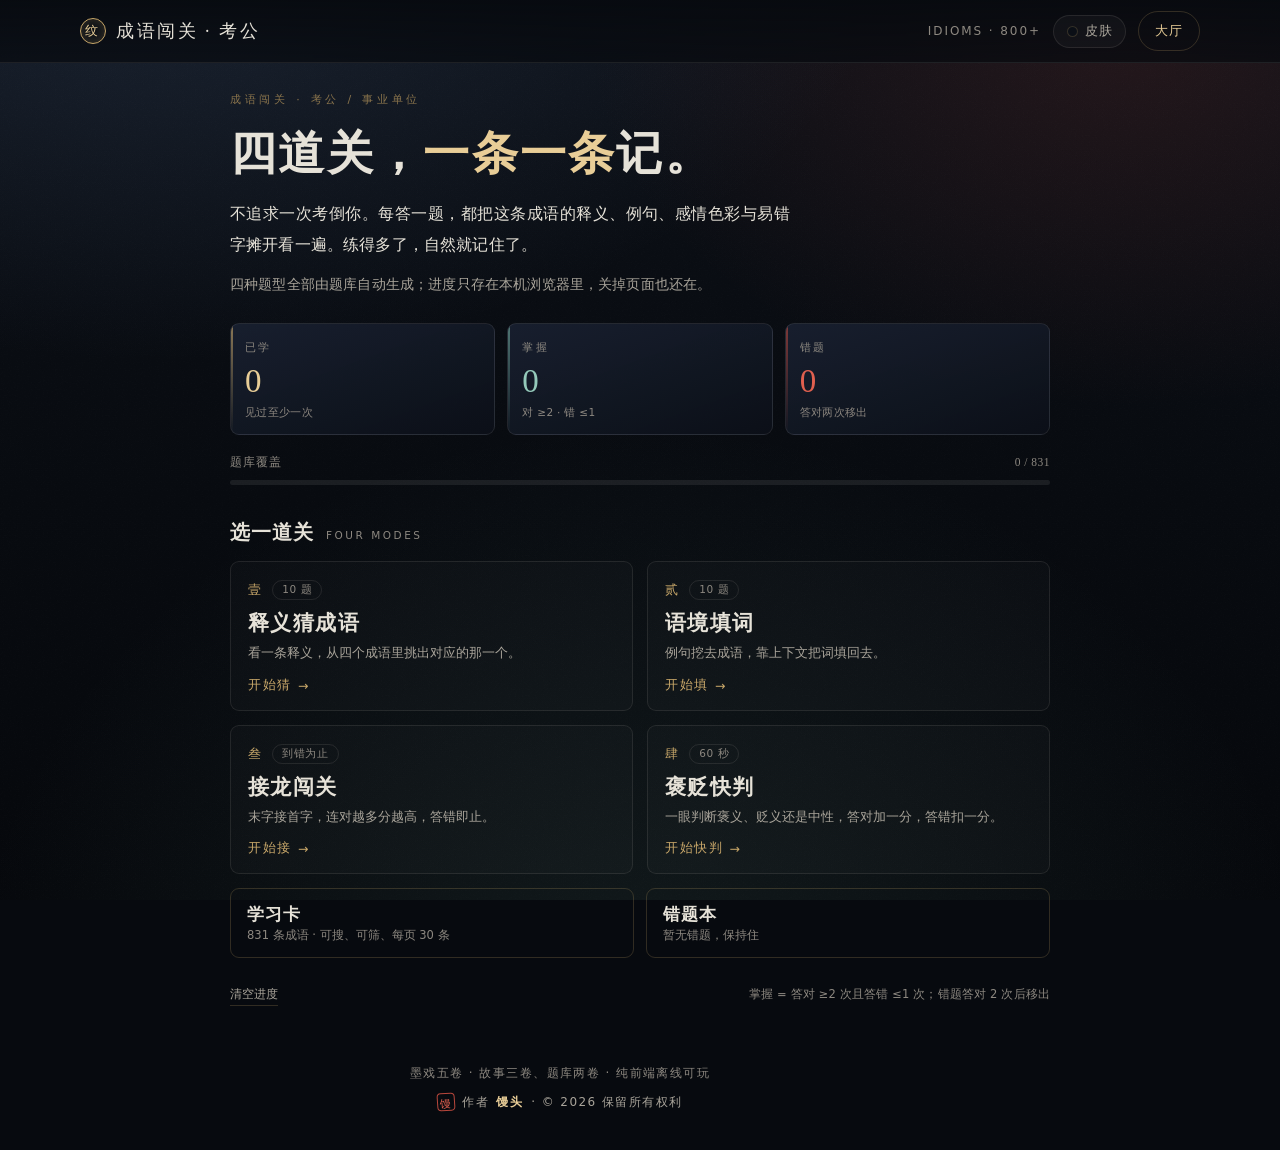
<file: idiom.html>
<!doctype html>
<html lang="zh-CN">
<head>
<meta charset="utf-8">
<script>try{var t=localStorage.getItem('inkwash.theme');if(t)document.documentElement.dataset.theme=t;}catch(e){}</script>
<meta name="viewport" content="width=device-width, initial-scale=1">
<title>成语闯关 · 考公 · 墨戏五卷</title>
<meta name="description" content="四道关，一条一条记：释义猜成语、语境填词、末字接龙、褒贬快判，附学习卡与错题本。纯前端离线可玩。">
<link rel="icon" href="data:image/svg+xml,%3Csvg xmlns='http://www.w3.org/2000/svg' viewBox='0 0 64 64'%3E%3Crect width='64' height='64' rx='14' fill='%230b0f16'/%3E%3Cpath d='M16 20h32M16 32h32M16 44h20' stroke='%23c9a86a' stroke-width='2.4' stroke-linecap='round'/%3E%3Ccircle cx='46' cy='44' r='5' fill='none' stroke='%23e8cd97' stroke-width='2'/%3E%3C/svg%3E">
<link rel="stylesheet" href="./assets/theme.css">
<style>
  /* ============ 成语闯关 · 本页样式 ============ */
  #app { width: min(820px, calc(100% - 40px)); padding: 20px 0 0; }
  .sr-only {
    position: absolute; width: 1px; height: 1px;
    padding: 0; margin: -1px; overflow: hidden;
    clip: rect(0 0 0 0); white-space: nowrap; border: 0;
  }
  .linkish {
    border: 0; background: none; padding: 0;
    font: inherit; color: var(--gold-bright);
    cursor: pointer;
    border-bottom: 1px solid var(--line);
  }
  .linkish:hover { border-bottom-color: var(--gold); }
  button.back { border: 0; background: none; padding: 6px 0; cursor: pointer; font-family: var(--font-sans); }
  .mode:focus-visible, .shelf__btn:focus-visible, .crow:focus-visible,
  .wrow:focus-visible, .lrow__btn:focus-visible, .pager__btn:focus-visible,
  .overlay__close:focus-visible, .linkish:focus-visible, button.back:focus-visible {
    outline: 2px solid var(--gold-bright); outline-offset: 2px;
  }
  button:focus-visible, input:focus-visible, select:focus-visible {
    outline: 2px solid var(--gold-bright); outline-offset: 2px;
  }

  /* ---- 首页 ---- */
  .home__head { padding-top: 8px; }
  .home__title { font-size: clamp(31px, 5.6vw, 46px); line-height: 1.3; margin-bottom: 14px; }
  .home__title em { font-style: normal; color: var(--gold-bright); }
  .lede {
    font-family: var(--font-serif);
    font-size: 16px; line-height: 1.98;
    color: var(--text); max-width: 35em; margin-bottom: 0;
    text-align: justify;
  }
  .lede--dim { font-size: 14px; color: var(--text-dim); margin-top: 10px; }

  .stats {
    display: grid; grid-template-columns: repeat(3, minmax(0, 1fr));
    gap: 12px; margin: 24px 0 0;
  }
  .stat {
    padding: 15px 14px 13px;
    border: 1px solid var(--line-soft);
    border-radius: var(--radius-sm);
    background: linear-gradient(160deg, var(--surface), var(--surface-2));
    position: relative; overflow: hidden;
  }
  .stat::before {
    content: ""; position: absolute; left: 0; top: 0; bottom: 0; width: 2px;
    background: linear-gradient(180deg, var(--gold), transparent);
    opacity: 0.65;
  }
  .stat__k { display: block; font-size: 11px; letter-spacing: 0.22em; color: var(--text-faint); }
  .stat__v {
    display: block; font-family: var(--font-num);
    font-size: clamp(25px, 6vw, 33px); line-height: 1.25;
    color: var(--gold-bright); margin: 3px 0 1px;
  }
  .stat__n { display: block; font-size: 10.5px; letter-spacing: 0.03em; color: var(--text-faint); }
  .stat--jade::before { background: linear-gradient(180deg, var(--jade), transparent); }
  .stat--jade .stat__v { color: var(--jade-bright); }
  .stat--cin::before { background: linear-gradient(180deg, var(--cinnabar), transparent); }
  .stat--cin .stat__v { color: var(--cinnabar-bright); }

  .study { margin-top: 18px; }
  .study__row {
    display: flex; align-items: baseline; justify-content: space-between;
    gap: 10px; margin-bottom: 7px;
    font-size: 11.5px; letter-spacing: 0.08em; color: var(--text-faint);
  }
  .study .meter { height: 5px; }

  .section-head { display: flex; align-items: baseline; gap: 12px; margin: 30px 0 12px; }
  .section-head h2 { margin: 0; font-size: 20px; }
  .section-head span { font-size: 10.5px; letter-spacing: 0.24em; color: var(--text-faint); }

  .modes { display: grid; grid-template-columns: repeat(2, minmax(0, 1fr)); gap: 14px; }
  .mode {
    display: flex; flex-direction: column; gap: 4px;
    width: 100%; padding: 18px 17px 16px;
    text-align: left; font-family: var(--font-sans); color: inherit;
    border: 1px solid var(--line-soft); border-radius: var(--radius-sm);
    background: var(--w-01);
    cursor: pointer;
    transition: border-color 0.18s ease, background 0.18s ease, transform 0.18s ease;
  }
  .mode:hover { border-color: var(--line); background: rgba(201, 168, 106, 0.065); transform: translateY(-2px); }
  .mode[aria-disabled="true"] { opacity: 0.46; cursor: not-allowed; transform: none; }
  .mode[aria-disabled="true"]:hover { border-color: var(--line-soft); background: var(--w-01); }
  .mode__top { display: flex; align-items: center; justify-content: space-between; gap: 8px; }
  .mode__no { font-family: var(--font-serif); font-size: 13px; letter-spacing: 0.24em; color: var(--gold); }
  .mode__badge {
    font-size: 10.5px; letter-spacing: 0.06em; color: var(--text-faint);
    border: 1px solid var(--line-soft); border-radius: 999px; padding: 2px 9px; white-space: nowrap;
  }
  .mode__title { display: block; margin: 5px 0 1px; font-family: var(--font-serif); font-size: 21px; font-weight: 600; letter-spacing: 0.07em; color: var(--text); }
  .mode__desc { display: block; margin: 0; font-size: 13px; line-height: 1.66; color: var(--text-dim); }
  .mode__go {
    margin-top: 9px; display: inline-flex; align-items: center; gap: 6px;
    font-size: 12.5px; letter-spacing: 0.13em; color: var(--gold);
  }
  .mode__go::after { content: "→"; transition: transform 0.2s ease; }
  .mode:hover .mode__go::after { transform: translateX(4px); }
  .mode[aria-disabled="true"] .mode__go { color: var(--text-faint); }

  .shelf { display: grid; grid-template-columns: 1fr 1fr; gap: 12px; margin-top: 14px; }
  .shelf__btn {
    display: flex; flex-direction: column; align-items: flex-start; gap: 2px;
    padding: 14px 16px; text-align: left; font-family: var(--font-sans);
    border: 1px solid var(--line); border-radius: var(--radius-sm);
    background: transparent; color: var(--text); cursor: pointer;
    transition: background 0.18s ease, border-color 0.18s ease;
  }
  .shelf__btn:hover { background: rgba(201, 168, 106, 0.075); border-color: rgba(201, 168, 106, 0.45); }
  .shelf__btn b { font-family: var(--font-serif); font-size: 17px; font-weight: 600; letter-spacing: 0.06em; }
  .shelf__btn span { font-size: 11.5px; color: var(--text-faint); }

  .resume {
    margin-top: 14px; padding: 15px 17px;
    display: flex; align-items: center; gap: 14px; flex-wrap: wrap;
    border: 1px dashed var(--line); border-radius: var(--radius-sm);
    background: rgba(201, 168, 106, 0.05);
  }
  .resume__txt { flex: 1; min-width: 190px; font-size: 13px; color: var(--text-dim); line-height: 1.65; }
  .resume__txt b { color: var(--gold-bright); font-weight: 600; font-family: var(--font-serif); font-size: 14.5px; }
  .resume__acts { display: flex; gap: 10px; flex-wrap: wrap; }

  .home__foot {
    display: flex; align-items: baseline; justify-content: space-between;
    gap: 10px; flex-wrap: wrap; margin-top: 26px;
    font-size: 11.5px; color: var(--text-faint);
  }
  .home__foot .linkish { font-size: 12px; color: var(--text-dim); }
  .home__foot .linkish:hover { color: var(--gold-bright); }

  .notice {
    margin-top: 18px; padding: 12px 15px;
    border: 1px solid rgba(224, 96, 79, 0.32);
    background: rgba(184, 71, 60, 0.08);
    border-radius: var(--radius-sm);
    font-size: 13px; line-height: 1.75; color: var(--text-dim);
  }
  .notice b { color: var(--cinnabar-bright); }

  /* ---- 答题 ---- */
  .hud { padding: 2px 2px 0; margin-bottom: 16px; }
  .hud__row { display: flex; align-items: baseline; justify-content: space-between; gap: 10px; margin-bottom: 8px; }
  .hud__k { font-family: var(--font-serif); font-size: 13px; letter-spacing: 0.26em; color: var(--gold-dim); }
  .hud__v { font-size: 12px; letter-spacing: 0.04em; color: var(--text-dim); }
  .hud .meter { height: 5px; }
  .hud__stats { display: flex; flex-wrap: wrap; gap: 6px 16px; margin-top: 10px; font-size: 11.5px; color: var(--text-faint); }
  .hud__stats b { font-family: var(--font-num); font-weight: 400; color: var(--gold-bright); font-size: 13px; }

  .panel.quiz { padding: 27px 28px 23px; }
  .qhead { display: flex; align-items: center; justify-content: space-between; gap: 10px; flex-wrap: wrap; margin-bottom: 16px; }
  .qhead__left { display: flex; align-items: center; gap: 8px; flex-wrap: wrap; }
  .qexit { font-size: 11.5px; color: var(--text-faint); border-bottom-color: transparent; letter-spacing: 0.08em; }
  .qexit:hover { color: var(--gold-bright); }
  .q-label {
    font-size: 10.5px; letter-spacing: 0.3em; text-transform: uppercase;
    color: var(--gold-dim); margin-bottom: 10px;
  }
  .q-m {
    margin: 0; font-family: var(--font-serif);
    font-size: clamp(17px, 2.4vw, 20px); line-height: 1.95;
    color: var(--text); text-align: justify;
  }
  .q-e {
    margin: 0; font-family: var(--font-serif);
    font-size: clamp(17px, 2.4vw, 20px); line-height: 2.02;
    color: var(--text); text-align: justify;
  }
  .blank {
    display: inline-block; min-width: 3.6em; margin: 0 2px;
    color: var(--gold-bright); letter-spacing: 0.02em;
    border-bottom: 2px solid var(--gold); line-height: 1.5;
  }
  .chain { text-align: center; padding: 2px 0 4px; }
  .chain__word {
    font-family: var(--font-serif);
    font-size: clamp(38px, 9.5vw, 54px); line-height: 1.24;
    letter-spacing: 0.13em; text-indent: 0.13em; color: var(--text);
  }
  .chain__word i {
    font-style: normal; color: var(--gold-bright);
    border-bottom: 2px solid var(--gold);
  }
  .chain__arrow { font-family: var(--font-num); color: var(--gold-dim); font-size: 16px; letter-spacing: 0.24em; margin: 5px 0; }
  .chain__hint { font-size: 12px; letter-spacing: 0.06em; color: var(--text-faint); }
  .chain__note { margin-top: 7px; font-size: 11.5px; color: var(--jade-bright); }
  .polar { text-align: center; padding: 10px 0 6px; }
  .polar__word {
    font-family: var(--font-serif);
    font-size: clamp(45px, 12vw, 66px); line-height: 1.24;
    letter-spacing: 0.14em; text-indent: 0.14em; color: var(--gold-bright);
  }
  .polar__ask { margin-top: 8px; font-size: 12px; letter-spacing: 0.16em; color: var(--text-faint); }

  .opts { display: flex; flex-direction: column; gap: 10px; margin-top: 24px; }
  .opt {
    display: flex; align-items: center; gap: 13px;
    width: 100%; min-height: 54px;
    padding: 13px 16px;
    text-align: left; font-family: var(--font-sans);
    color: var(--text);
    background: var(--w-01);
    border: 1px solid var(--line-soft);
    border-radius: 10px;
    cursor: pointer;
    transition: border-color 0.18s ease, background 0.18s ease, transform 0.18s ease;
  }
  .opt:hover:not([disabled]) { border-color: var(--line); background: rgba(201, 168, 106, 0.075); transform: translateY(-1px); }
  .opt[disabled] { cursor: default; }
  .opt__no {
    flex: 0 0 auto; width: 23px; height: 23px;
    display: grid; place-items: center;
    border: 1px solid var(--line); border-radius: 50%;
    font-size: 11.5px; color: var(--gold);
  }
  .opt__t { flex: 1; font-family: var(--font-serif); font-size: 19px; letter-spacing: 0.09em; line-height: 1.45; }
  .opt__t--plain { font-family: var(--font-sans); font-size: 16px; letter-spacing: 0.12em; }
  .opt__mark { flex: 0 0 auto; width: 18px; font-size: 15px; opacity: 0; text-align: right; }
  .opt.is-right {
    border-color: rgba(148, 201, 186, 0.62);
    background: rgba(111, 168, 154, 0.13);
    animation: okPulse 0.44s ease;
  }
  .opt.is-right .opt__no { background: var(--jade); border-color: var(--jade); color: var(--ink-0); }
  .opt.is-right .opt__mark { opacity: 1; color: var(--jade-bright); }
  .opt.is-wrong {
    border-color: rgba(224, 96, 79, 0.6);
    background: rgba(184, 71, 60, 0.13);
    animation: noShake 0.4s ease;
  }
  .opt.is-wrong .opt__no { background: var(--cinnabar); border-color: var(--cinnabar); color: #fff6f2; }
  .opt.is-wrong .opt__mark { opacity: 1; color: var(--cinnabar-bright); }
  .opt.is-muted { opacity: 0.5; }
  @keyframes okPulse { 0% { transform: scale(0.995); } 55% { transform: scale(1.008); } 100% { transform: none; } }
  @keyframes noShake {
    0%, 100% { transform: translateX(0); }
    22% { transform: translateX(-4px); }
    46% { transform: translateX(4px); }
    70% { transform: translateX(-2px); }
  }

  .qfoot { display: flex; align-items: center; justify-content: space-between; gap: 10px; flex-wrap: wrap; margin-top: 18px; }
  .hint { font-size: 11.5px; letter-spacing: 0.03em; color: var(--text-faint); }
  .kbd {
    display: inline-grid; place-items: center;
    min-width: 18px; height: 18px; margin: 0 2px; padding: 0 4px;
    font-family: var(--font-num); font-size: 10.5px; line-height: 1;
    color: var(--text-dim);
    border: 1px solid var(--line-soft); border-radius: 4px;
    background: var(--w-01);
  }

  .fb { margin-top: 22px; padding-top: 20px; border-top: 1px solid var(--line-soft); animation: fadeUp 0.45s cubic-bezier(0.22, 1, 0.36, 1) both; scroll-margin-top: 80px; }
  .fb__verdict {
    display: flex; align-items: center; gap: 10px;
    font-family: var(--font-serif); font-size: 17px; letter-spacing: 0.06em;
    margin-bottom: 15px;
  }
  .fb__icon {
    width: 27px; height: 27px; flex: 0 0 auto;
    display: grid; place-items: center;
    border-radius: 50%; border: 1px solid; font-size: 13px;
  }
  .fb--ok .fb__verdict { color: var(--jade-bright); }
  .fb--ok .fb__icon { color: var(--jade-bright); border-color: rgba(148, 201, 186, 0.5); background: rgba(111, 168, 154, 0.13); }
  .fb--no .fb__verdict { color: var(--cinnabar-bright); }
  .fb--no .fb__icon { color: var(--cinnabar-bright); border-color: rgba(224, 96, 79, 0.5); background: rgba(184, 71, 60, 0.13); }
  .fb__combo { margin-left: auto; font-family: var(--font-num); font-size: 12px; letter-spacing: 0.04em; color: var(--text-faint); }
  .word { display: flex; align-items: baseline; gap: 10px 14px; flex-wrap: wrap; margin-bottom: 10px; }
  .word__w { font-family: var(--font-serif); font-size: clamp(27px, 5.6vw, 35px); letter-spacing: 0.16em; color: var(--text); }
  .word__tags { display: flex; gap: 6px; flex-wrap: wrap; }
  .tag--jade { color: var(--jade-bright); border-color: rgba(148, 201, 186, 0.4); background: rgba(111, 168, 154, 0.1); }
  .tag--cin { color: var(--cinnabar-bright); border-color: rgba(224, 96, 79, 0.4); background: rgba(184, 71, 60, 0.1); }
  .tag--dim { color: var(--text-dim); border-color: var(--line-soft); background: var(--w-01); }
  .fb__m { margin: 0 0 10px; font-size: 14.5px; line-height: 1.9; color: var(--text); }
  .fb__e {
    margin: 0 0 8px; padding-left: 12px;
    border-left: 2px solid var(--line);
    font-family: var(--font-serif); font-size: 14.5px; line-height: 1.9;
    color: var(--text-dim); text-align: justify;
  }
  .fb__e .hit { color: var(--gold-bright); }
  .fb__y { margin: 7px 0 0; font-size: 12.5px; letter-spacing: 0.03em; color: var(--cinnabar-bright); }
  .fb__link { margin: 7px 0 0; font-size: 12.5px; color: var(--jade-bright); letter-spacing: 0.03em; }
  .fb__cmp {
    margin-top: 14px; padding: 12px 14px;
    border: 1px solid rgba(184, 71, 60, 0.34);
    border-radius: 9px; background: rgba(184, 71, 60, 0.075);
    font-size: 13.3px; line-height: 1.8; color: var(--text-dim);
  }
  .fb__cmp b { color: var(--text); font-weight: 600; font-family: var(--font-serif); letter-spacing: 0.05em; }
  .fb__cmp p { margin: 0; color: inherit; }
  .fb__cmp p + p { margin-top: 6px; }
  .fb__acts { display: flex; align-items: center; gap: 10px; flex-wrap: wrap; margin-top: 19px; }
  .fb__acts .hint { margin-left: auto; }

  /* ---- 结算 ---- */
  .result__head { text-align: center; }
  .result__head .eyebrow { margin-bottom: 8px; }
  .result__big {
    font-family: var(--font-num); line-height: 1.12;
    font-size: clamp(44px, 11vw, 62px); color: var(--gold-bright);
    letter-spacing: 0.03em;
  }
  .result__big small { font-family: var(--font-sans); font-size: 13px; letter-spacing: 0.1em; color: var(--text-faint); margin-left: 8px; }
  .result__title { margin: 12px 0 0; font-size: clamp(20px, 3.4vw, 25px); color: var(--text); }
  .metrics { display: flex; justify-content: center; gap: 10px; flex-wrap: wrap; margin-top: 20px; }
  .metric {
    min-width: 94px; padding: 10px 14px;
    border: 1px solid var(--line-soft); border-radius: 9px;
    background: var(--w-01);
  }
  .metric b { display: block; font-family: var(--font-num); font-weight: 400; font-size: 19px; line-height: 1.3; color: var(--text); }
  .metric span { display: block; font-size: 10.5px; letter-spacing: 0.16em; color: var(--text-faint); }
  .cum { display: flex; align-items: center; justify-content: center; gap: 8px 12px; flex-wrap: wrap; margin-top: 16px; }
  .chip { display: inline-flex; align-items: baseline; gap: 6px; font-size: 11.5px; color: var(--text-faint); }
  .chip b { font-family: var(--font-num); font-weight: 400; font-size: 14px; color: var(--gold-bright); }
  .learnlist { display: flex; flex-direction: column; gap: 8px; }
  .lrow {
    border: 1px solid var(--line-soft); border-radius: 9px;
    background: var(--w-01); overflow: hidden;
  }
  .lrow__btn {
    display: flex; align-items: center; gap: 9px;
    width: 100%; min-height: 50px; padding: 11px 14px;
    background: none; border: 0; color: var(--text);
    font-family: var(--font-sans); text-align: left; cursor: pointer;
  }
  .lrow__btn:hover { background: rgba(201, 168, 106, 0.06); }
  .lrow__w { font-family: var(--font-serif); font-size: 18px; letter-spacing: 0.09em; flex: 0 0 auto; }
  .lrow__m {
    flex: 1; min-width: 0; font-size: 12.5px; color: var(--text-faint);
    overflow: hidden; text-overflow: ellipsis; white-space: nowrap;
  }
  .lrow__chan { flex: 0 0 auto; font-size: 10.5px; color: var(--text-faint); transition: transform 0.2s ease; }
  .lrow.is-open .lrow__chan { transform: rotate(180deg); }
  .lrow__body { padding: 2px 14px 14px; font-size: 13.3px; line-height: 1.85; color: var(--text-dim); }
  .lrow__body[hidden] { display: none; }
  .lrow__body .fb__e { font-size: 13.3px; }
  .result__acts { display: flex; gap: 10px; flex-wrap: wrap; margin-top: 22px; }
  .result__fine { margin: 18px 0 0; font-size: 11.5px; color: var(--text-faint); text-align: center; }
  .result__section { margin-top: 24px; }

  /* ---- 学习卡 ---- */
  .cards-head { display: flex; align-items: flex-start; justify-content: space-between; gap: 14px; flex-wrap: wrap; }
  .cards-head h1 { margin: 2px 0 0; }
  .cards-head__act { display: flex; gap: 10px; flex-wrap: wrap; }
  .cards-panel { margin-top: 18px; padding: 22px 24px; scroll-margin-top: 80px; }
  .toolbar { display: flex; flex-direction: column; gap: 10px; }
  .search { position: relative; }
  .search input {
    width: 100%; min-height: 46px;
    padding: 10px 14px 10px 42px;
    font-family: inherit; font-size: 14.5px; color: var(--text);
    background: var(--w-01);
    border: 1px solid var(--line-soft); border-radius: 9px;
  }
  .search input::placeholder { color: var(--text-faint); }
  .search input:focus { outline: none; border-color: rgba(201, 168, 106, 0.55); box-shadow: 0 0 0 3px rgba(201, 168, 106, 0.1); }
  .search::before {
    content: "搜"; position: absolute; left: 14px; top: 50%;
    transform: translateY(-50%);
    font-family: var(--font-serif); font-size: 13px; color: var(--gold-dim);
    pointer-events: none;
  }
  .filters { display: flex; gap: 10px; flex-wrap: wrap; }
  .filters select {
    flex: 1; min-width: 132px; min-height: 42px;
    padding: 8px 12px;
    font-family: inherit; font-size: 13.5px; color: var(--text);
    background: var(--surface-2);
    border: 1px solid var(--line-soft); border-radius: 8px;
  }
  .count-line {
    display: flex; align-items: baseline; justify-content: space-between;
    gap: 10px; flex-wrap: wrap;
    margin: 16px 0 10px; font-size: 11.5px; color: var(--text-faint);
    letter-spacing: 0.03em;
  }
  .count-line .linkish { font-size: 11.5px; color: var(--text-dim); }
  .clist { display: flex; flex-direction: column; gap: 8px; }
  .crow {
    display: flex; align-items: center; flex-wrap: wrap;
    gap: 4px 14px; width: 100%; min-height: 56px;
    padding: 11px 14px; text-align: left;
    font-family: var(--font-sans); color: inherit;
    border: 1px solid var(--line-soft); border-radius: 9px;
    background: var(--w-01);
    cursor: pointer;
    transition: border-color 0.16s ease, background 0.16s ease;
  }
  .crow:hover { border-color: var(--line); background: rgba(201, 168, 106, 0.06); }
  .crow__w { flex: 0 0 auto; font-family: var(--font-serif); font-size: 20px; letter-spacing: 0.08em; }
  .crow__mid { flex: 1 1 180px; min-width: 0; }
  .crow__m { display: block; font-size: 12.6px; color: var(--text-dim); overflow: hidden; text-overflow: ellipsis; white-space: nowrap; }
  .crow__tags { display: flex; gap: 5px; margin-top: 3px; flex-wrap: wrap; }
  .crow__tags .tag { font-size: 10.5px; padding: 1px 8px; }
  .crow__stat { flex: 0 0 auto; margin-left: auto; font-size: 10.5px; color: var(--text-faint); text-align: right; white-space: nowrap; }
  .crow__stat b { font-family: var(--font-num); font-weight: 400; color: var(--text-dim); font-size: 12px; }
  .pager { display: flex; align-items: center; justify-content: center; gap: 7px; flex-wrap: wrap; margin-top: 18px; }
  .pager__btn {
    min-width: 36px; min-height: 36px; padding: 5px 10px;
    border: 1px solid var(--line-soft); border-radius: 8px;
    background: none; color: var(--text-dim);
    font-family: var(--font-num); font-size: 12.5px; cursor: pointer;
  }
  .pager__btn:hover:not([disabled]) { border-color: var(--line); color: var(--gold-bright); background: rgba(201, 168, 106, 0.07); }
  .pager__btn[disabled] { opacity: 0.32; cursor: not-allowed; }
  .pager__btn.is-on { border-color: var(--gold); background: var(--gold); color: var(--ink-0); }
  .pager__dots { color: var(--text-faint); font-size: 12px; padding: 0 2px; }
  .pager__info { font-size: 11px; color: var(--text-faint); margin-left: 4px; }

  /* ---- 错题本 ---- */
  .wrong-panel { margin-top: 18px; padding: 22px 24px; }
  .wrong-head { display: flex; align-items: center; justify-content: space-between; gap: 12px; flex-wrap: wrap; margin-bottom: 16px; }
  .wrong-head__count { font-size: 12px; color: var(--text-faint); }
  .wrong-list { display: flex; flex-direction: column; gap: 8px; }
  .wrow {
    display: flex; align-items: center; flex-wrap: wrap; gap: 5px 13px;
    width: 100%; min-height: 56px; padding: 11px 14px;
    text-align: left; font-family: var(--font-sans); color: inherit;
    border: 1px solid var(--line-soft); border-radius: 9px;
    background: var(--w-01); cursor: pointer;
  }
  .wrow:hover { border-color: var(--line); background: rgba(201, 168, 106, 0.06); }
  .wrow__rank { flex: 0 0 auto; width: 22px; font-family: var(--font-num); font-size: 11px; color: var(--gold-dim); }
  .wrow__w { flex: 0 0 auto; font-family: var(--font-serif); font-size: 20px; letter-spacing: 0.08em; }
  .wrow__meta { flex: 1 1 160px; min-width: 0; font-size: 11.5px; color: var(--text-faint); }
  .wrow__meta b { font-family: var(--font-num); font-weight: 400; color: var(--cinnabar-bright); }
  .wrow__need { flex: 0 0 auto; margin-left: auto; font-size: 11.5px; color: var(--gold); white-space: nowrap; }

  /* ---- 空状态 / 弹层 ---- */
  .empty { text-align: center; padding: 42px 18px 34px; }
  .empty__mark { font-family: var(--font-serif); font-size: 38px; line-height: 1; color: var(--gold-dim); opacity: 0.65; margin-bottom: 12px; }
  .empty h3 { margin: 0 0 8px; font-size: 20px; color: var(--text); }
  .empty p { max-width: 33em; margin: 0 auto 18px; font-size: 13.3px; line-height: 1.85; color: var(--text-dim); }
  .empty--sm { padding: 28px 14px; }

  .overlay {
    position: fixed; inset: 0; z-index: 120;
    display: grid; place-items: center; padding: 18px;
    background: var(--scrim);
    backdrop-filter: blur(5px);
    animation: overlayIn 0.2s ease both;
  }
  @keyframes overlayIn { from { opacity: 0; } }
  .overlay__panel {
    position: relative;
    width: min(560px, 100%);
    max-height: min(82vh, 760px);
    overflow: auto;
    padding: 26px 26px 22px;
    animation: panelIn 0.24s cubic-bezier(0.22, 1, 0.36, 1) both;
  }
  @keyframes panelIn { from { opacity: 0; transform: translateY(14px) scale(0.98); } }
  .overlay__close {
    position: absolute; top: 10px; right: 12px;
    width: 34px; height: 34px;
    display: grid; place-items: center;
    border: 1px solid transparent; border-radius: 50%;
    background: none; color: var(--text-dim);
    font-size: 20px; line-height: 1; cursor: pointer;
  }
  .overlay__close:hover { color: var(--gold-bright); border-color: var(--line-soft); background: var(--w-02); }
  .overlay__head { padding-right: 34px; margin-bottom: 14px; }
  .overlay__head h2 {
    margin: 2px 0 0; font-family: var(--font-serif);
    font-size: clamp(25px, 5.6vw, 32px); letter-spacing: 0.12em; color: var(--text);
  }
  .overlay__body p { font-size: 13.5px; line-height: 1.85; color: var(--text-dim); }
  .overlay__acts { display: flex; justify-content: flex-end; gap: 10px; flex-wrap: wrap; margin-top: 20px; }
  .detail__m { margin: 0 0 12px; font-size: 14.5px; line-height: 1.9; color: var(--text); }
  .detail__stats { display: flex; gap: 8px 14px; flex-wrap: wrap; margin-top: 16px; padding-top: 14px; border-top: 1px solid var(--line-soft); }
  .detail__hint { margin: 12px 0 0; font-size: 11.5px; color: var(--text-faint); }

  @media (max-width: 640px) {
    #app { width: calc(100% - 28px); }
    .panel.quiz { padding: 21px 17px 18px; }
    .cards-panel, .wrong-panel { padding: 18px 16px; }
    .result__acts .btn { flex: 1 1 auto; }
  }
  @media (max-width: 560px) {
    .modes { grid-template-columns: 1fr; }
    .stats { gap: 8px; }
    .stat { padding: 12px 11px 11px; }
    .mode { padding: 16px 15px 14px; }
    .mode__title { font-size: 19.5px; }
    .fb__acts .hint { display: none; }
    .overlay__panel { padding: 22px 18px 18px; }
    .search input, .filters select { font-size: 16px; }
    .qhead { margin-bottom: 12px; }
  }
  @media (max-width: 400px) {
    .home__title { font-size: 29px; }
    .stat__v { font-size: 23px; }
    .stat__n { font-size: 9.5px; }
    .shelf { grid-template-columns: 1fr; }
    .opt { padding: 12px 13px; gap: 10px; }
    .opt__t { font-size: 17px; }
    .word__w { font-size: 27px; }
    .crow { padding: 10px 12px; }
    .crow__w { font-size: 18px; }
    .crow__stat { display: none; }
    .chain__word { font-size: 36px; }
    .polar__word { font-size: 43px; }
  }
</style>
<meta name="color-scheme" content="dark">
<meta name="theme-color" content="#0b0f16">
<meta property="og:type" content="website">
<meta property="og:title" content="成语闯关 · 考公 · 墨戏五卷">
<meta property="og:description" content="四道关，一条一条记。释义、语境、接龙、褒贬，附学习卡与错题本。">
<meta name="twitter:card" content="summary">
</head>
<body>

<header class="topbar" data-chrome="topbar"></header>

<main class="wrap" id="app">
  <p class="sr-only" id="live" aria-live="polite"></p>
  <div id="stage"></div>
</main>

<footer class="foot" data-chrome="footer"></footer>

<script src="./assets/common.js"></script>
<script src="./data/idioms.js"></script>
<script>
(function () {
  'use strict';

  /* ===== CORE:BEGIN 纯逻辑（无 DOM，可被 Node 自测） ===== */
  const KIND = { MEANING: 'meaning', CLOZE: 'cloze', CHAIN: 'chain', POLAR: 'polar' };
  const POLARITIES = ['褒义', '贬义', '中性'];

  function isHanzi(ch) {
    const c = ch.codePointAt(0);
    return (c >= 0x3400 && c <= 0x4dbf) || (c >= 0x4e00 && c <= 0x9fff) ||
      (c >= 0xf900 && c <= 0xfaff) || (c >= 0x20000 && c <= 0x2ebef);
  }

  function firstChar(word) { return Array.from(word)[0]; }
  function lastChar(word) {
    const chars = Array.from(word);
    return chars[chars.length - 1];
  }

  function normalizeData(raw) {
    if (!Array.isArray(raw)) return [];
    const out = [];
    const seen = new Set();
    for (let i = 0; i < raw.length; i += 1) {
      const it = raw[i];
      if (!it || typeof it !== 'object') continue;
      const w = typeof it.w === 'string' ? it.w.trim() : '';
      const chars = Array.from(w);
      if (chars.length !== 4 || !chars.every(isHanzi)) continue;
      if (seen.has(w)) continue;
      const m = typeof it.m === 'string' ? it.m.trim() : '';
      if (!m) continue;
      const e = typeof it.e === 'string' ? it.e.trim() : '';
      const k = POLARITIES.indexOf(it.k) !== -1 ? it.k : '中性';
      const g = typeof it.g === 'string' && it.g.trim() ? it.g.trim() : '未分类';
      const y = typeof it.y === 'string' ? it.y.trim() : '';
      seen.add(w);
      out.push({ w: w, m: m, e: e, k: k, g: g, y: y, hasExample: !!e && e.indexOf(w) !== -1 });
    }
    return out;
  }

  function makeDeck(list) {
    const byFirst = new Map();
    const byLast = new Map();
    const byGroup = new Map();
    const byW = new Map();
    for (let i = 0; i < list.length; i += 1) {
      const it = list[i];
      byW.set(it.w, it);
      const f = firstChar(it.w);
      const l = lastChar(it.w);
      if (!byFirst.has(f)) byFirst.set(f, []);
      byFirst.get(f).push(it);
      if (!byLast.has(l)) byLast.set(l, []);
      byLast.get(l).push(it);
      if (!byGroup.has(it.g)) byGroup.set(it.g, []);
      byGroup.get(it.g).push(it);
    }
    const startable = list.filter(function (it) {
      const next = byFirst.get(lastChar(it.w)) || [];
      return next.some(function (x) { return x.w !== it.w; });
    });
    return {
      list: list,
      size: list.length,
      byFirst: byFirst,
      byLast: byLast,
      byGroup: byGroup,
      byW: byW,
      startable: startable,
    };
  }

  function shuffleCopy(arr) {
    const a = arr.slice();
    for (let i = a.length - 1; i > 0; i -= 1) {
      const j = Math.floor(Math.random() * (i + 1));
      const t = a[i]; a[i] = a[j]; a[j] = t;
    }
    return a;
  }

  function sample(arr) { return arr[Math.floor(Math.random() * arr.length)]; }

  function takeDistinct(source, count, used) {
    const out = [];
    for (let i = 0; i < source.length && out.length < count; i += 1) {
      const it = source[i];
      if (used.has(it.w)) continue;
      used.add(it.w);
      out.push(it);
    }
    return out;
  }

  function poolOf(deck, opts) {
    let pool = deck.list;
    if (opts && Array.isArray(opts.pool) && opts.pool.length) {
      pool = opts.pool.map(function (x) {
        return typeof x === 'string' ? deck.byW.get(x) : x;
      }).filter(function (x) {
        return x && typeof x.w === 'string' && deck.byW.has(x.w);
      });
    }
    if (!pool.length) pool = deck.list;
    if (opts && opts.exclude) {
      const ex = opts.exclude instanceof Set ? opts.exclude : new Set(opts.exclude);
      const filtered = pool.filter(function (x) { return !ex.has(x.w); });
      if (filtered.length) pool = filtered;
    }
    return pool;
  }

  function makeMeaning(deck, opts) {
    if (!deck || deck.size < 4) return null;
    const pool = poolOf(deck, opts);
    if (!pool.length) return null;
    const correct = sample(pool);
    const used = new Set([correct.w]);
    const others = deck.list.filter(function (x) { return x.w !== correct.w; });
    const tol = Math.max(6, Math.round(correct.m.length * 0.45));
    const near = others.filter(function (x) {
      return Math.abs(x.m.length - correct.m.length) <= tol;
    });
    const distract = takeDistinct(shuffleCopy(near), 3, used);
    if (distract.length < 3) {
      const rest = shuffleCopy(others.filter(function (x) { return !used.has(x.w); }));
      distract.push.apply(distract, takeDistinct(rest, 3 - distract.length, used));
    }
    if (distract.length < 3) return null;
    const options = shuffleCopy([correct].concat(distract));
    return {
      kind: KIND.MEANING,
      target: correct.w,
      options: options.map(function (x) { return x.w; }),
      answer: options.findIndex(function (x) { return x.w === correct.w; }),
      from: null,
      required: null,
      restarted: false,
    };
  }

  function makeCloze(deck, opts) {
    if (!deck || deck.size < 4) return null;
    const pool = poolOf(deck, opts).filter(function (x) { return x.hasExample; });
    if (!pool.length) return null;
    const correct = sample(pool);
    const used = new Set([correct.w]);
    const sameGroup = deck.list.filter(function (x) {
      return x.g === correct.g && x.w !== correct.w;
    });
    const distract = takeDistinct(shuffleCopy(sameGroup), 3, used);
    if (distract.length < 3) {
      const rest = shuffleCopy(deck.list.filter(function (x) { return x.w !== correct.w; }));
      distract.push.apply(distract, takeDistinct(rest, 3 - distract.length, used));
    }
    if (distract.length < 3) return null;
    const options = shuffleCopy([correct].concat(distract));
    return {
      kind: KIND.CLOZE,
      target: correct.w,
      options: options.map(function (x) { return x.w; }),
      answer: options.findIndex(function (x) { return x.w === correct.w; }),
      from: null,
      required: null,
      restarted: false,
    };
  }

  function makeChain(deck, fromW) {
    if (!deck || deck.size < 5 || !deck.startable.length) return null;
    let start = null;
    let restarted = false;
    if (fromW && deck.byW.has(fromW)) {
      const prev = deck.byW.get(fromW);
      const nexts = deck.byFirst.get(lastChar(prev.w)) || [];
      if (nexts.some(function (x) { return x.w !== prev.w; })) start = prev;
      else restarted = true;
    }
    if (!start) {
      start = sample(deck.startable);
      if (!start) return null;
      if (fromW) restarted = true;
    }
    const last = lastChar(start.w);
    const succ = (deck.byFirst.get(last) || []).filter(function (x) { return x.w !== start.w; });
    if (!succ.length) return null;
    const correct = sample(succ);
    const used = new Set([start.w, correct.w]);
    const others = deck.list.filter(function (x) { return firstChar(x.w) !== last; });
    const distract = takeDistinct(shuffleCopy(others), 3, used);
    if (distract.length < 3) return null;
    const options = shuffleCopy([correct].concat(distract));
    return {
      kind: KIND.CHAIN,
      target: correct.w,
      options: options.map(function (x) { return x.w; }),
      answer: options.findIndex(function (x) { return x.w === correct.w; }),
      from: start.w,
      required: last,
      restarted: restarted,
    };
  }

  function makePolar(deck, opts) {
    if (!deck || !deck.size) return null;
    const pool = poolOf(deck, opts);
    if (!pool.length) return null;
    const correct = sample(pool);
    const options = shuffleCopy(POLARITIES);
    return {
      kind: KIND.POLAR,
      target: correct.w,
      options: options,
      answer: options.indexOf(correct.k),
      from: null,
      required: null,
      restarted: false,
    };
  }

  function makeQuestion(kind, deck, opts) {
    if (!deck || !deck.size) return null;
    if (kind === KIND.MEANING) return makeMeaning(deck, opts);
    if (kind === KIND.CLOZE) return makeCloze(deck, opts);
    if (kind === KIND.CHAIN) return makeChain(deck, opts && opts.from);
    if (kind === KIND.POLAR) return makePolar(deck, opts);
    return null;
  }

  function isQuestionShape(q, deck) {
    if (!q || typeof q !== 'object' || !deck) return false;
    const kinds = [KIND.MEANING, KIND.CLOZE, KIND.CHAIN, KIND.POLAR];
    if (kinds.indexOf(q.kind) === -1) return false;
    if (typeof q.target !== 'string' || !deck.byW.has(q.target)) return false;
    if (!Array.isArray(q.options) || !Number.isInteger(q.answer)) return false;
    if (q.answer < 0 || q.answer >= q.options.length) return false;
    if (q.options.some(function (o) { return typeof o !== 'string'; })) return false;
    if (new Set(q.options).size !== q.options.length) return false;
    if (q.kind === KIND.POLAR) {
      if (q.options.length !== 3) return false;
      if (POLARITIES.indexOf(q.options[q.answer]) === -1) return false;
      return q.options[q.answer] === deck.byW.get(q.target).k;
    }
    if (q.options.length !== 4) return false;
    if (q.options[q.answer] !== q.target) return false;
    for (let i = 0; i < q.options.length; i += 1) {
      if (!deck.byW.has(q.options[i])) return false;
    }
    if (q.kind === KIND.CHAIN) {
      if (typeof q.from !== 'string' || !deck.byW.has(q.from)) return false;
      if (q.required !== lastChar(q.from)) return false;
      if (firstChar(q.target) !== q.required) return false;
    }
    return true;
  }

  function emptyProgress() {
    return { seen: {}, wrong: [], learned: [] };
  }

  function normalizeProgress(raw, knownWords) {
    const out = emptyProgress();
    if (!raw || typeof raw !== 'object') return out;
    const known = knownWords ? (knownWords instanceof Set ? knownWords : new Set(knownWords)) : null;
    const src = raw.seen && typeof raw.seen === 'object' ? raw.seen : {};
    Object.keys(src).forEach(function (w) {
      if (known && !known.has(w)) return;
      const e = src[w];
      if (!e || typeof e !== 'object') return;
      const r = Math.max(0, Math.floor(Number(e.r) || 0));
      const wc = Math.max(0, Math.floor(Number(e.w) || 0));
      const t = Number.isFinite(Number(e.t)) ? Number(e.t) : 0;
      const f = Math.max(0, Math.floor(Number(e.f) || 0));
      out.seen[w] = { r: r, w: wc, t: t, f: f };
    });
    if (Array.isArray(raw.wrong)) {
      raw.wrong.forEach(function (w) {
        if (typeof w !== 'string' || !out.seen[w]) return;
        if (out.wrong.indexOf(w) === -1) out.wrong.push(w);
      });
    }
    if (Array.isArray(raw.learned)) {
      raw.learned.forEach(function (w) {
        if (typeof w !== 'string' || !out.seen[w]) return;
        if (out.learned.indexOf(w) === -1) out.learned.push(w);
      });
    }
    Object.keys(out.seen).forEach(function (w) {
      if (out.learned.indexOf(w) === -1) out.learned.push(w);
    });
    return out;
  }

  function statsOf(p) {
    let mastered = 0;
    const keys = Object.keys(p.seen);
    for (let i = 0; i < keys.length; i += 1) {
      const e = p.seen[keys[i]];
      if (e.r >= 2 && e.w <= 1) mastered += 1;
    }
    return { learned: keys.length, mastered: mastered, wrong: p.wrong.length };
  }

  function recordAnswer(p, word, ok, now) {
    if (!p || !word) return { isNew: false, cleared: false, mastered: false };
    const isNew = !p.seen[word];
    if (!p.seen[word]) p.seen[word] = { r: 0, w: 0, t: 0, f: 0 };
    const e = p.seen[word];
    if (ok) e.r += 1;
    else e.w += 1;
    e.t = now || Date.now();
    if (p.learned.indexOf(word) === -1) p.learned.push(word);
    let cleared = false;
    if (ok) {
      if (p.wrong.indexOf(word) !== -1) {
        e.f = (e.f || 0) + 1;
        if (e.f >= 2) {
          p.wrong.splice(p.wrong.indexOf(word), 1);
          e.f = 0;
          cleared = true;
        }
      }
    } else {
      e.f = 0;
      if (p.wrong.indexOf(word) === -1) p.wrong.push(word);
    }
    return { isNew: isNew, cleared: cleared, mastered: e.r >= 2 && e.w <= 1 };
  }
  /* ===== CORE:END ===== */

  const { el, store, toast, countTo, qsa } = DSHG;

  const MODE_INFO = {
    meaning: {
      name: '释义猜成语', no: '壹', badge: '10 题', go: '开始猜',
      desc: '看一条释义，从四个成语里挑出对应的那一个。',
    },
    cloze: {
      name: '语境填词', no: '贰', badge: '10 题', go: '开始填',
      desc: '例句挖去成语，靠上下文把词填回去。',
    },
    chain: {
      name: '接龙闯关', no: '叁', badge: '到错为止', go: '开始接',
      desc: '末字接首字，连对越多分越高，答错即止。',
    },
    polar: {
      name: '褒贬快判', no: '肆', badge: '60 秒', go: '开始快判',
      desc: '一眼判断褒义、贬义还是中性，答对加一分，答错扣一分。',
    },
    wrong: {
      name: '错题本', no: '补', badge: '只练错的', go: '练错题',
      desc: '只出做错过的成语，答对两次才移出。',
    },
  };

  const PAGE_SIZE = 30;
  const stage = document.getElementById('stage');
  const live = document.getElementById('live');
  const state = {
    view: 'home',
    deck: null,
    progress: emptyProgress(),
    run: null,
    resume: null,
    summary: null,
    cards: { q: '', group: '', polar: '', page: 1 },
  };
  let busy = false;
  let timerId = 0;
  let lastView = '';
  let overlayEl = null;
  let overlayReturn = null;
  let overlayPrevOverflow = '';
  let uid = 0;

  /* ---------- 小工具 ---------- */
  function fmtTime(ms) {
    const total = Math.max(0, Math.round(ms / 1000));
    const m = Math.floor(total / 60);
    const s = total % 60;
    return m + ':' + (s < 10 ? '0' : '') + s;
  }

  function fmtDate(ts) {
    if (!ts) return '—';
    const d = new Date(ts);
    if (isNaN(d.getTime())) return '—';
    return (d.getMonth() + 1) + '月' + d.getDate() + '日';
  }

  function unique(arr) {
    const out = [];
    for (let i = 0; i < arr.length; i += 1) {
      if (out.indexOf(arr[i]) === -1) out.push(arr[i]);
    }
    return out;
  }

  function clampInt(v, min, max, fallback) {
    const n = Number(v);
    if (!Number.isFinite(n)) return fallback;
    return Math.min(max, Math.max(min, Math.floor(n)));
  }

  function reduceMotion() {
    return !!(window.matchMedia && window.matchMedia('(prefers-reduced-motion: reduce)').matches);
  }

  function scrollTop() {
    try { window.scrollTo({ top: 0, behavior: reduceMotion() ? 'auto' : 'smooth' }); }
    catch (err) { window.scrollTo(0, 0); }
  }

  function tag(text, cls) {
    return el('span', { class: 'tag' + (cls ? ' ' + cls : ''), text: text });
  }

  function polarTag(kind) {
    if (kind === '褒义') return tag(kind, 'tag--jade');
    if (kind === '贬义') return tag(kind, 'tag--cin');
    return tag(kind, 'tag--dim');
  }

  function idiomTags(it, withGroup) {
    const kids = [polarTag(it.k)];
    if (withGroup) kids.push(tag(it.g, 'tag--dim'));
    return el('div', { class: 'word__tags' }, kids);
  }

  function exampleNode(it, cls) {
    const node = el('p', { class: cls || 'fb__e' });
    if (!it.e) {
      node.textContent = '（这条成语暂时没有例句）';
      return node;
    }
    const parts = it.e.split(it.w);
    for (let i = 0; i < parts.length; i += 1) {
      if (i > 0) node.appendChild(el('span', { class: 'hit', text: it.w }));
      if (parts[i]) node.appendChild(document.createTextNode(parts[i]));
    }
    return node;
  }

  function metric(value, label) {
    return el('div', { class: 'metric' }, [
      el('b', { class: 'num', text: value }),
      el('span', { text: label }),
    ]);
  }

  function statChip(label, value) {
    return el('span', { class: 'chip' }, [
      label, el('b', { text: String(value) }),
    ]);
  }

  function emptyPanel(mark, title, text, actions, small) {
    return el('div', { class: 'empty' + (small ? ' empty--sm' : '') }, [
      el('div', { class: 'empty__mark', text: mark }),
      el('h3', { text: title }),
      el('p', { text: text }),
      actions || null,
    ]);
  }

  function announce(text) {
    if (live) live.textContent = text;
  }

  /* ---------- 存档 ---------- */
  function saveProgress() {
    store.set('idiom.progress', state.progress);
  }

  function saveRun() {
    const run = state.run;
    if (!run || run.finished) {
      store.del('idiom.run');
      return;
    }
    const data = {
      mode: run.mode,
      total: run.total,
      answered: run.answered,
      correct: run.correct,
      wrong: run.wrong,
      streak: run.streak,
      best: run.best,
      score: run.score,
      startedAt: run.startedAt,
      elapsedMs: run.elapsedMs,
      round: run.round,
      newWords: run.newWords,
      pool: run.pool,
      q: run.q,
      chosen: run.chosen,
      lastOk: run.lastOk,
      chainFrom: run.chainFrom,
      remainMs: run.mode === 'polar' ? Math.max(0, run.deadline - Date.now()) : null,
      savedAt: Date.now(),
    };
    store.set('idiom.run', data);
  }

  function loadRun() {
    const raw = store.get('idiom.run', null);
    if (!raw || typeof raw !== 'object' || raw.finished) return null;
    const mode = raw.mode;
    if (['meaning', 'cloze', 'chain', 'polar', 'wrong'].indexOf(mode) === -1) return null;
    if (!state.deck || !state.deck.size) return null;
    if (!isQuestionShape(raw.q, state.deck)) return null;
    if (!Array.isArray(raw.round) || !Array.isArray(raw.newWords)) return null;
    const kindOk = mode === 'chain' ? raw.q.kind === KIND.CHAIN
      : mode === 'polar' ? raw.q.kind === KIND.POLAR
        : (raw.q.kind === KIND.MEANING || raw.q.kind === KIND.CLOZE);
    if (!kindOk) return null;
    const pool = mode === 'wrong' && Array.isArray(raw.pool)
      ? raw.pool.filter(function (w) { return state.deck.byW.has(w); })
      : null;
    if (mode === 'wrong' && (!pool || !pool.length)) return null;
    const remain = Number(raw.remainMs);
    if (mode === 'polar' && (!Number.isFinite(remain) || remain <= 0)) return null;
    const total = mode === 'chain' || mode === 'polar' ? null : 10;
    const run = {
      mode: mode,
      total: total,
      answered: clampInt(raw.answered, 0, total || 100000, 0),
      correct: clampInt(raw.correct, 0, 100000, 0),
      wrong: clampInt(raw.wrong, 0, 100000, 0),
      streak: clampInt(raw.streak, 0, 100000, 0),
      best: clampInt(raw.best, 0, 100000, 0),
      score: Number.isFinite(Number(raw.score)) ? Number(raw.score) : 0,
      startedAt: Number(raw.startedAt) || Date.now(),
      elapsedMs: Math.max(0, Number(raw.elapsedMs) || 0),
      qShownAt: Date.now(),
      round: raw.round.filter(function (r) {
        return r && typeof r.w === 'string' && state.deck.byW.has(r.w);
      }).map(function (r) { return { w: r.w, ok: !!r.ok }; }),
      newWords: raw.newWords.filter(function (w) { return typeof w === 'string' && state.deck.byW.has(w); }),
      pool: pool,
      q: raw.q,
      chosen: Number.isInteger(raw.chosen) && raw.chosen >= 0 && raw.chosen < raw.q.options.length ? raw.chosen : null,
      lastOk: typeof raw.lastOk === 'boolean' ? raw.lastOk : null,
      chainFrom: typeof raw.chainFrom === 'string' ? raw.chainFrom : null,
      deadline: mode === 'polar' ? Date.now() + remain : 0,
      finished: false,
    };
    if (run.total && run.answered > run.total) run.answered = run.total;
    if (run.chosen !== null && run.lastOk === null) run.chosen = null;
    if (run.chosen !== null && run.answered < 1) run.chosen = null;
    return run;
  }

  /* ---------- 视图切换 ---------- */
  function mount(node, opts) {
    stage.replaceChildren(node);
    const o = opts || {};
    if (lastView !== state.view || o.animate !== false) {
      node.classList.add('screen');
    }
    lastView = state.view;
    if (o.scroll === 'feedback') {
      const fb = node.querySelector('.fb');
      if (fb) {
        requestAnimationFrame(function () {
          try { fb.scrollIntoView({ block: 'start', behavior: reduceMotion() ? 'auto' : 'smooth' }); }
          catch (err) { fb.scrollIntoView(); }
        });
        return;
      }
    }
    if (o.scroll !== 'keep') scrollTop();
  }

  /* ---------- 首页 ---------- */
  function paintHome() {
    state.view = 'home';
    stopTimer();
    if (state.run) state.resume = state.run;
    else state.resume = loadRun();

    const stats = statsOf(state.progress);
    const total = state.deck.size;
    const pct = total ? Math.min(100, (stats.learned / total) * 100) : 0;
    const root = el('div', { class: 'home' });

    root.appendChild(el('section', { class: 'home__head' }, [
      el('div', { class: 'eyebrow', text: '成语闯关 · 考公 / 事业单位' }),
      el('h1', { class: 'home__title' }, ['四道关，', el('em', { text: '一条一条' }), '记。']),
      el('p', {
        class: 'lede',
        text: '不追求一次考倒你。每答一题，都把这条成语的释义、例句、感情色彩与易错字摊开看一遍。练得多了，自然就记住了。',
      }),
      el('p', {
        class: 'lede lede--dim',
        text: '四种题型全部由题库自动生成；进度只存在本机浏览器里，关掉页面也还在。',
      }),
    ]));

    root.appendChild(el('section', { class: 'stats', 'aria-label': '学习统计' }, [
      statCard('已学', stats.learned, '见过至少一次', ''),
      statCard('掌握', stats.mastered, '对 ≥2 · 错 ≤1', 'stat--jade'),
      statCard('错题', stats.wrong, '答对两次移出', 'stat--cin'),
    ]));

    const barFill = el('i', { id: 'homeBar' });
    root.appendChild(el('div', { class: 'study' }, [
      el('div', { class: 'study__row' }, [
        el('span', { text: '题库覆盖' }),
        el('span', { class: 'num', text: stats.learned + ' / ' + total }),
      ]),
      el('div', {
        class: 'meter', role: 'progressbar',
        'aria-valuemin': '0', 'aria-valuemax': String(total), 'aria-valuenow': String(stats.learned),
        'aria-label': '题库覆盖进度',
      }, barFill),
    ]));

    if (total === 0) {
      root.appendChild(el('div', { class: 'notice' }, [
        el('b', { text: '题库没有加载出来。' }),
        ' 请确认 data/idioms.js 正常引用了 window.IDIOM_DATA，然后刷新页面。学习卡暂时为空，其余入口会在数据恢复后自动可用。',
      ]));
    } else if (total < 4) {
      root.appendChild(el('div', { class: 'notice' }, [
        el('b', { text: '题库只有 ' + total + ' 条。' }),
        ' 四选一至少需要 4 条成语，接龙还要首尾接得上（至少 5 条），现在暂时锁住；褒贬快判与学习卡可以先玩。',
      ]));
    }

    root.appendChild(el('div', { class: 'section-head' }, [
      el('h2', { text: '选一道关' }),
      el('span', { text: 'FOUR MODES' }),
    ]));

    const modes = el('div', { class: 'modes' });
    ['meaning', 'cloze', 'chain', 'polar'].forEach(function (key, i) {
      modes.appendChild(buildModeCard(key, total, i));
    });
    root.appendChild(modes);

    root.appendChild(el('div', { class: 'shelf' }, [
      el('button', {
        class: 'shelf__btn', type: 'button', onclick: paintCards,
      }, [
        el('b', { text: '学习卡' }),
        el('span', { text: total + ' 条成语 · 可搜、可筛、每页 30 条' }),
      ]),
      el('button', {
        class: 'shelf__btn', type: 'button', onclick: paintWrong,
      }, [
        el('b', { text: '错题本' }),
        el('span', { text: stats.wrong ? stats.wrong + ' 条待巩固 · 答对两次移出' : '暂无错题，保持住' }),
      ]),
    ]));

    if (state.resume) {
      const r = state.resume;
      const info = MODE_INFO[r.mode] || MODE_INFO.meaning;
      let where = '';
      if (r.mode === 'polar') where = '还剩约 ' + Math.ceil(Math.max(0, r.deadline - Date.now()) / 1000) + ' 秒';
      else if (r.mode === 'chain') where = '已连对 ' + r.streak + ' 题 · 得分 ' + r.score;
      else where = '第 ' + Math.min((r.answered || 0) + (r.chosen === null ? 1 : 0), r.total) + ' / ' + r.total + ' 题';
      root.appendChild(el('div', { class: 'resume' }, [
        el('div', { class: 'resume__txt' }, [
          '上次停在 ', el('b', { text: info.name }), ' · ' + where + '。',
        ]),
        el('div', { class: 'resume__acts' }, [
          el('button', { class: 'btn', type: 'button', onclick: resumeRun }, '继续上次'),
          el('button', {
            class: 'btn btn--ghost', type: 'button',
            onclick: function () {
              store.del('idiom.run');
              state.run = null;
              state.resume = null;
              toast('已放弃上次的进度。');
              paintHome();
            },
          }, '放弃'),
        ]),
      ]));
    }

    root.appendChild(el('div', { class: 'home__foot' }, [
      el('button', { class: 'linkish', type: 'button', onclick: confirmClear }, '清空进度'),
      el('span', { text: '掌握 = 答对 ≥2 次且答错 ≤1 次；错题答对 2 次后移出' }),
    ]));

    mount(root);
    requestAnimationFrame(function () {
      if (barFill) barFill.style.width = pct.toFixed(2) + '%';
    });
    qsa('[data-count]', root).forEach(function (node) {
      const target = Number(node.getAttribute('data-count')) || 0;
      if (reduceMotion()) { node.textContent = String(target); return; }
      countTo(node, 0, target, 650);
    });
  }

  function statCard(label, value, note, cls) {
    return el('div', { class: 'stat' + (cls ? ' ' + cls : '') }, [
      el('span', { class: 'stat__k', text: label }),
      el('span', { class: 'stat__v num', 'data-count': String(value), text: '0' }),
      el('span', { class: 'stat__n', text: note }),
    ]);
  }

  function buildModeCard(key, total, index) {
    const info = MODE_INFO[key];
    let disabled = false;
    let why = '';
    if (key === 'polar') {
      if (total < 1) { disabled = true; why = '题库还是空的'; }
    } else if (key === 'chain') {
      if (total < 5) { disabled = true; why = '题库需至少 5 条'; }
      else if (!state.deck.startable.length) { disabled = true; why = '暂无可以接龙的组合'; }
    } else if (total < 4) {
      disabled = true;
      why = '题库需至少 4 条';
    }
    const card = el('button', {
      class: 'mode fade-up', type: 'button',
      'aria-disabled': disabled ? 'true' : 'false',
      onclick: function () {
        if (disabled) { toast(why); return; }
        startRun(key);
      },
    }, [
      el('span', { class: 'mode__top' }, [
        el('span', { class: 'mode__no', text: info.no }),
        el('span', { class: 'mode__badge', text: disabled ? why : info.badge }),
      ]),
      el('span', { class: 'mode__title', text: info.name }),
      el('span', { class: 'mode__desc', text: info.desc }),
      el('span', { class: 'mode__go', text: disabled ? '暂不可用' : info.go }),
    ]);
    card.style.animationDelay = (index * 0.04).toFixed(2) + 's';
    return card;
  }

  /* ---------- 答题 ---------- */
  function startRun(mode) {
    const deck = state.deck;
    if (!deck || !deck.size) { toast('题库是空的，先检查数据文件。'); return; }
    if (mode === 'polar') {
      if (!deck.size) return;
    } else if (mode === 'chain') {
      if (deck.size < 5 || !deck.startable.length) { toast('接龙至少需要 5 条成语，且首尾能接上。'); return; }
    } else if (deck.size < 4) {
      toast('题库至少需要 4 条成语。');
      return;
    }
    let pool = null;
    let total = 10;
    if (mode === 'wrong') {
      pool = wrongWords();
      if (!pool.length) { toast('错题本是空的，先去练几轮。'); return; }
      total = Math.min(10, pool.length);
    } else if (mode === 'chain' || mode === 'polar') {
      total = null;
    }
    state.run = {
      mode: mode,
      total: total,
      answered: 0,
      correct: 0,
      wrong: 0,
      streak: 0,
      best: 0,
      score: 0,
      startedAt: Date.now(),
      elapsedMs: 0,
      qShownAt: Date.now(),
      round: [],
      newWords: [],
      pool: pool,
      q: null,
      chosen: null,
      lastOk: null,
      chainFrom: null,
      deadline: mode === 'polar' ? Date.now() + 60000 : 0,
      finished: false,
    };
    let kind = mode;
    if (mode === 'wrong') kind = Math.random() < 0.5 ? 'cloze' : 'meaning';
    let q = createQuestion(kind, null);
    if (!q && mode === 'wrong') q = createQuestion('meaning', null);
    if (!q) {
      state.run = null;
      toast('没能生成题目，题库可能不足。');
      return;
    }
    state.run.q = q;
    state.resume = null;
    saveRun();
    paintQuiz();
    if (mode === 'polar') startTimer();
  }

  function wrongWords() {
    return state.progress.wrong.filter(function (w) { return state.deck.byW.has(w); });
  }

  function createQuestion(kind, fromW) {
    const run = state.run;
    if (!run) return null;
    const exclude = new Set();
    for (let i = 0; i < run.round.length; i += 1) exclude.add(run.round[i].w);
    const opts = { exclude: exclude };
    if (run.mode === 'wrong' && run.pool && run.pool.length) {
      opts.pool = run.pool.map(function (w) { return state.deck.byW.get(w); }).filter(Boolean);
    }
    if (kind === KIND.CHAIN) {
      opts.from = fromW || null;
      return makeQuestion(KIND.CHAIN, state.deck, opts);
    }
    let q = makeQuestion(kind, state.deck, opts);
    if (!q && kind === KIND.CLOZE) q = makeQuestion(KIND.MEANING, state.deck, opts);
    if (!q) {
      const retry = { pool: opts.pool };
      q = makeQuestion(kind, state.deck, retry);
      if (!q) q = makeQuestion(KIND.MEANING, state.deck, retry);
    }
    return q;
  }

  function answer(choice) {
    if (busy) return;
    const run = state.run;
    if (!run || run.finished || state.view !== 'quiz' || run.chosen !== null) return;
    const q = run.q;
    if (!q || !Number.isInteger(choice) || choice < 0 || choice >= q.options.length) return;

    busy = true;
    const ok = choice === q.answer;
    const now = Date.now();
    run.chosen = choice;
    run.lastOk = ok;
    run.answered += 1;
    if (run.qShownAt) {
      run.elapsedMs += Math.max(0, now - run.qShownAt);
      run.qShownAt = 0;
    }
    if (ok) run.correct += 1;
    else run.wrong += 1;

    if (run.mode === 'chain') {
      if (ok) {
        run.streak += 1;
        if (run.streak > run.best) run.best = run.streak;
        run.score += run.streak;
      } else {
        run.streak = 0;
      }
    } else if (run.mode === 'polar') {
      run.score += ok ? 1 : -1;
    }

    const rec = recordAnswer(state.progress, q.target, ok, now);
    if (rec.isNew && run.newWords.indexOf(q.target) === -1) run.newWords.push(q.target);
    run.round.push({ w: q.target, ok: ok });

    const it = state.deck.byW.get(q.target);
    const chosen = q.options[choice];
    if (ok) {
      announce('答对了。' + (it ? '正确答案：' + it.w + '。' + it.m : ''));
    } else {
      const chosenIt = q.kind === KIND.POLAR ? null : state.deck.byW.get(chosen);
      announce('答错了。正确答案：' + (it ? it.w : '') + '。' +
        (chosenIt ? '你选的是' + chosenIt.w + '，意思是' + chosenIt.m : ''));
    }

    saveProgress();
    saveRun();
    busy = false;
    if (rec.cleared) toast('「' + q.target + '」已移出错题本。');
    paintQuiz({ scroll: 'feedback' });
  }

  function isRoundOver() {
    const run = state.run;
    if (!run || run.chosen === null) return false;
    if (run.mode === 'chain') return !run.lastOk;
    if (run.mode === 'polar') return Date.now() >= run.deadline;
    return run.answered >= run.total;
  }

  function nextStep() {
    if (busy) return;
    const run = state.run;
    if (!run || run.chosen === null || run.finished) return;
    busy = true;
    if (run.mode === 'chain' && !run.lastOk) {
      busy = false;
      finishRun('fail');
      return;
    }
    if (run.mode === 'polar') {
      if (Date.now() >= run.deadline) { busy = false; finishRun('time'); return; }
    } else if (run.mode !== 'chain' && run.answered >= run.total) {
      busy = false;
      finishRun('done');
      return;
    }

    run.chosen = null;
    run.lastOk = null;
    let kind = run.mode;
    if (run.mode === 'wrong') kind = Math.random() < 0.5 ? 'cloze' : 'meaning';
    const fromW = run.mode === 'chain' ? run.q.target : null;
    const q = createQuestion(kind, fromW);
    if (!q) {
      busy = false;
      finishRun('empty');
      return;
    }
    run.q = q;
    run.chainFrom = fromW;
    run.qShownAt = Date.now();
    saveRun();
    busy = false;
    paintQuiz();
  }

  function paintQuiz(opts) {
    state.view = 'quiz';
    const run = state.run;
    if (!run) { paintHome(); return; }
    const q = run.q;
    const it = state.deck.byW.get(q.target);
    if (!it) { finishRun('empty'); return; }
    const answered = run.chosen !== null;
    const info = MODE_INFO[run.mode] || MODE_INFO.meaning;

    const page = el('div', { class: 'quiz-page' });
    page.appendChild(hudNode());
    const panel = el('section', { class: 'panel quiz' });

    const left = el('div', { class: 'qhead__left' }, [
      tag(info.name, 'tag--dim'),
      el('span', { class: 'hint' }, [info.badge]),
    ]);
    panel.appendChild(el('div', { class: 'qhead' }, [
      left,
      el('button', {
        class: 'linkish qexit', type: 'button',
        onclick: exitQuiz,
      }, '退出本轮'),
    ]));

    panel.appendChild(promptNode(run, it));

    const options = el('div', { class: 'opts', role: 'group', 'aria-label': '选项' });
    q.options.forEach(function (label, i) {
      const isRight = answered && i === q.answer;
      const isWrong = answered && i === run.chosen && i !== q.answer;
      let cls = 'opt';
      if (isRight) cls += ' is-right';
      else if (isWrong) cls += ' is-wrong';
      else if (answered) cls += ' is-muted';
      const plain = q.kind === KIND.POLAR;
      const opt = el('button', {
        class: cls, type: 'button',
        'aria-label': '选项 ' + (i + 1) + '：' + label,
        onclick: function () { answer(i); },
      }, [
        el('span', { class: 'opt__no num', text: String(i + 1) }),
        el('span', { class: 'opt__t' + (plain ? ' opt__t--plain' : ''), text: label }),
        el('span', { class: 'opt__mark', 'aria-hidden': 'true', text: isRight ? '✓' : isWrong ? '✕' : '' }),
      ]);
      if (answered) opt.disabled = true;
      options.appendChild(opt);
    });
    panel.appendChild(options);

    if (answered) {
      panel.appendChild(feedbackNode(run, it));
    } else {
      panel.appendChild(el('div', { class: 'qfoot' }, [
        el('span', { class: 'hint' }, [
          '按 ', el('span', { class: 'kbd num', text: '1' }), ' – ',
          el('span', { class: 'kbd num', text: String(q.options.length) }),
          ' 选择，',
          '答完 ', el('span', { class: 'kbd', text: 'Enter' }), ' 下一题',
        ]),
        el('button', { class: 'linkish', type: 'button', onclick: leaveToCards }, '不会？先看学习卡'),
      ]));
    }

    page.appendChild(panel);
    mount(page, opts);
    if (run.mode === 'polar') updateTimerUI();
  }

  function hudNode() {
    const run = state.run;
    const info = MODE_INFO[run.mode] || MODE_INFO.meaning;
    let text = '';
    let pct = 0;
    let min = 0;
    let max = 1;
    let now = 0;
    if (run.mode === 'polar') {
      const remain = Math.max(0, run.deadline - Date.now());
      text = '剩 ' + Math.ceil(remain / 1000) + ' 秒 · 得分 ' + run.score;
      pct = (remain / 60000) * 100;
      min = 0; max = 60; now = Math.ceil(remain / 1000);
    } else if (run.mode === 'chain') {
      text = '连击 ' + run.streak + ' · 得分 ' + run.score;
      pct = Math.min(100, run.streak * 10);
      min = 0; max = 10; now = Math.min(10, run.streak);
    } else {
      const n = Math.min(run.answered + (run.chosen === null ? 1 : 0), run.total);
      text = '第 ' + n + ' / ' + run.total + ' 题';
      pct = run.total ? (run.answered / run.total) * 100 : 0;
      min = 0; max = run.total; now = run.answered;
    }

    const stats = [];
    if (run.mode === 'polar') {
      stats.push(['已答', run.answered]);
      stats.push(['命中率', (run.answered ? Math.round((run.correct / run.answered) * 100) : 0) + '%']);
      stats.push(['答错', run.wrong]);
    } else if (run.mode === 'chain') {
      stats.push(['最长连击', run.best]);
      stats.push(['已答', run.answered]);
    } else {
      stats.push(['答对', run.correct]);
      stats.push(['答错', run.wrong]);
      stats.push(['题库', state.deck.size]);
    }
    const statsNode = el('div', { class: 'hud__stats' }, stats.map(function (pair) {
      return el('span', {}, [pair[0] + ' ', el('b', { text: String(pair[1]) })]);
    }));

    return el('section', { class: 'hud', 'aria-label': '本轮进度' }, [
      el('div', { class: 'hud__row' }, [
        el('span', { class: 'hud__k', text: info.name }),
        el('span', { class: 'hud__v num', id: 'hudRight', text: text }),
      ]),
      el('div', {
        class: 'meter', id: 'hudMeter', role: 'progressbar',
        'aria-valuemin': String(min), 'aria-valuemax': String(max), 'aria-valuenow': String(now),
        'aria-label': '本轮进度',
      }, el('i', { id: 'hudBar', style: { width: pct.toFixed(2) + '%' } })),
      statsNode,
    ]);
  }

  function promptNode(run, it) {
    const q = run.q;
    if (q.kind === KIND.MEANING) {
      return el('div', { class: 'qprompt' }, [
        el('div', { class: 'q-label', text: '释义 · 猜成语' }),
        el('p', { class: 'q-m', text: it.m }),
      ]);
    }
    if (q.kind === KIND.CLOZE) {
      const sentence = it.hasExample ? it.e.split(it.w).join('＿＿＿＿') : '（这条成语暂时没有例句）';
      const node = el('div', { class: 'qprompt' }, [
        el('div', { class: 'q-label', text: '语境 · 填词' }),
      ]);
      const p = el('p', { class: 'q-e' });
      const parts = sentence.split('＿＿＿＿');
      for (let i = 0; i < parts.length; i += 1) {
        if (i > 0) p.appendChild(el('span', { class: 'blank', text: '＿＿＿＿' }));
        if (parts[i]) p.appendChild(document.createTextNode(parts[i]));
      }
      node.appendChild(p);
      return node;
    }
    if (q.kind === KIND.CHAIN) {
      const fromIt = state.deck.byW.get(q.from);
      const wordNode = el('div', { class: 'chain__word' });
      const chars = Array.from(q.from || '');
      chars.forEach(function (c, i) {
        if (i === chars.length - 1) wordNode.appendChild(el('i', { text: c }));
        else wordNode.appendChild(document.createTextNode(c));
      });
      const kids = [
        el('div', { class: 'q-label', text: '接龙 · 第 ' + (run.answered + (run.chosen === null ? 1 : 0)) + ' 环' }),
        el('div', { class: 'chain' }, [
          wordNode,
          el('div', { class: 'chain__arrow', text: '↓' }),
          el('div', { class: 'chain__hint', text: '下一句要以「' + q.required + '」开头' }),
          q.restarted ? el('div', { class: 'chain__note', text: '上一条接不下去，已自动换一条起始成语。' }) : null,
        ]),
      ];
      if (fromIt) kids.push(el('p', { class: 'hint', text: '当前成语：' + fromIt.w + ' · ' + fromIt.m }));
      return el('div', { class: 'qprompt' }, kids);
    }
    return el('div', { class: 'qprompt' }, [
      el('div', { class: 'q-label', text: '感情色彩 · 快判' }),
      el('div', { class: 'polar' }, [
        el('div', { class: 'polar__word', text: it.w }),
        el('div', { class: 'polar__ask', text: '这条成语是褒义、贬义，还是中性？' }),
      ]),
    ]);
  }

  function feedbackNode(run, it) {
    const ok = run.lastOk === true;
    const q = run.q;
    const chosen = q.options[run.chosen];
    const fb = el('div', { class: 'fb ' + (ok ? 'fb--ok' : 'fb--no') });

    const verdict = el('div', { class: 'fb__verdict' }, [
      el('span', { class: 'fb__icon', 'aria-hidden': 'true', text: ok ? '✓' : '✕' }),
      el('span', { text: ok ? '答对了' : '答错了 · 正确答案是「' + it.w + '」' }),
    ]);
    if (run.mode === 'chain') {
      verdict.appendChild(el('span', {
        class: 'fb__combo',
        text: ok ? '连击 ' + run.streak + ' · 得分 ' + run.score : '本轮结束',
      }));
    } else if (run.mode === 'polar') {
      verdict.appendChild(el('span', { class: 'fb__combo', text: (ok ? '+1' : '−1') + ' · 当前 ' + run.score }));
    }
    fb.appendChild(verdict);

    const word = el('div', { class: 'word' }, [
      el('span', { class: 'word__w', text: it.w }),
      idiomTags(it, true),
    ]);
    if (state.progress.seen[it.w] && state.progress.seen[it.w].r >= 2 && state.progress.seen[it.w].w <= 1) {
      word.appendChild(tag('已掌握', 'tag--jade'));
    }
    fb.appendChild(word);
    fb.appendChild(el('p', { class: 'fb__m', text: it.m }));
    if (it.e) fb.appendChild(exampleNode(it));
    if (it.y) {
      fb.appendChild(el('p', { class: 'fb__y', text: '易错字 · ' + it.y + '：写的时候留意这一笔。' }));
    }
    if (q.kind === KIND.CHAIN) {
      fb.appendChild(el('p', {
        class: 'fb__link',
        text: '接龙：「' + q.from + '」末字「' + q.required + '」→「' + it.w + '」首字「' + firstChar(it.w) + '」',
      }));
    }

    if (!ok) {
      const cmp = el('div', { class: 'fb__cmp' });
      if (q.kind === KIND.POLAR) {
        cmp.appendChild(el('p', {}, [
          '你选的是「', el('b', { text: chosen }), '」，这条是「', el('b', { text: it.k }), '」。',
        ]));
      } else {
        const chosenIt = state.deck.byW.get(chosen);
        if (chosenIt && chosenIt.w !== it.w) {
          cmp.appendChild(el('p', {}, [
            '你选的是「', el('b', { text: chosenIt.w }), '」：', chosenIt.m,
          ]));
        }
        if (q.kind === KIND.CHAIN) {
          cmp.appendChild(el('p', {
            text: '「' + q.from + '」的末字是「' + q.required + '」，所以要接一个以「' + q.required + '」开头的成语。',
          }));
        }
      }
      fb.appendChild(cmp);
    }

    const last = isRoundOver();
    const acts = el('div', { class: 'fb__acts' });
    let primaryText = '下一题';
    if (run.mode === 'chain' && !ok) primaryText = '本轮结束 · 看结算';
    else if (last) primaryText = '看结算';
    acts.appendChild(el('button', {
      class: 'btn', type: 'button', onclick: nextStep,
    }, primaryText));
    acts.appendChild(el('button', {
      class: 'btn btn--ghost', type: 'button', onclick: leaveToCards,
    }, '查看学习卡'));
    if (run.mode === 'polar') {
      acts.appendChild(el('span', { class: 'hint', text: '计时不停，答完就下一题' }));
    } else {
      acts.appendChild(el('span', { class: 'hint' }, [
        el('span', { class: 'kbd', text: 'Enter' }), ' 继续',
      ]));
    }
    fb.appendChild(acts);
    return fb;
  }

  function exitQuiz() {
    saveRun();
    paintHome();
    toast('已暂停，本轮进度留着。');
  }

  function leaveToCards() {
    if (state.run) saveRun();
    paintCards();
  }

  function resumeRun() {
    const run = state.resume;
    if (!run) { paintHome(); return; }
    state.resume = null;
    state.run = run;
    if (run.mode === 'polar') {
      if (Date.now() >= run.deadline) { finishRun('time'); return; }
    }
    paintQuiz();
    if (run.mode === 'polar') startTimer();
  }

  /* ---------- 计时（褒贬快判） ---------- */
  function stopTimer() {
    if (timerId) {
      clearInterval(timerId);
      timerId = 0;
    }
  }

  function startTimer() {
    stopTimer();
    if (!state.run || state.run.mode !== 'polar') return;
    updateTimerUI();
    timerId = setInterval(function () {
      if (!state.run || state.run.finished || state.view !== 'quiz') {
        stopTimer();
        return;
      }
      if (Date.now() >= state.run.deadline) {
        updateTimerUI();
        finishRun('time');
        return;
      }
      updateTimerUI();
    }, 200);
  }

  function updateTimerUI() {
    const run = state.run;
    if (!run || run.mode !== 'polar') return;
    const remain = Math.max(0, run.deadline - Date.now());
    const right = document.getElementById('hudRight');
    if (right) right.textContent = '剩 ' + Math.ceil(remain / 1000) + ' 秒 · 得分 ' + run.score;
    const bar = document.getElementById('hudBar');
    if (bar) bar.style.width = ((remain / 60000) * 100).toFixed(2) + '%';
    const meter = document.getElementById('hudMeter');
    if (meter) meter.setAttribute('aria-valuenow', String(Math.ceil(remain / 1000)));
  }

  /* ---------- 结算 ---------- */
  function finishRun(reason) {
    const run = state.run;
    if (!run || run.finished) return;
    run.finished = true;
    stopTimer();
    if (run.chosen === null && run.qShownAt) {
      run.elapsedMs += Math.max(0, Date.now() - run.qShownAt);
      run.qShownAt = 0;
    }
    const timeMs = run.mode === 'polar' ? 60000 : run.elapsedMs;
    const words = unique(run.round.map(function (r) { return r.w; })).filter(function (w) {
      return state.deck.byW.has(w);
    });
    state.summary = {
      mode: run.mode,
      correct: run.correct,
      wrong: run.wrong,
      answered: run.answered,
      newWords: run.newWords.filter(function (w) { return state.deck.byW.has(w); }),
      words: words,
      timeMs: timeMs,
      score: run.score,
      best: run.best,
      streak: run.streak,
      reason: reason,
    };
    state.run = null;
    state.resume = null;
    store.del('idiom.run');
    saveProgress();
    paintResult();
  }

  function paintResult() {
    state.view = 'result';
    stopTimer();
    const s = state.summary;
    if (!s) { paintHome(); return; }
    const info = MODE_INFO[s.mode] || MODE_INFO.meaning;
    const stats = statsOf(state.progress);
    const root = el('div', { class: 'result-page' });

    let big;
    if (s.mode === 'polar') {
      const hit = s.answered ? Math.round((s.correct / s.answered) * 100) : 0;
      big = el('div', { class: 'result__big' }, [String(hit) + '%', el('small', { text: '命中率' })]);
    } else if (s.mode === 'chain') {
      big = el('div', { class: 'result__big' }, [String(s.best), el('small', { text: '最长连击' })]);
    } else {
      big = el('div', { class: 'result__big' }, [
        String(s.correct), el('small', { text: '/ ' + s.answered + ' 题答对' }),
      ]);
    }

    let title = '';
    if (s.reason === 'empty') title = '题库里没有可出的题了。';
    else if (s.mode === 'polar') title = '六十秒到，收手。';
    else if (s.mode === 'chain') title = s.reason === 'fail' ? '接不上了，到此为止。' : '这一轮接完了。';
    else {
      const rate = s.answered ? s.correct / s.answered : 0;
      if (rate >= 0.8) title = '记得很牢，继续保持。';
      else if (rate >= 0.5) title = '有印象了，再走一轮就稳。';
      else title = '这几条，正好现在记住。';
    }

    const metrics = [
      metric(fmtTime(s.timeMs), '用时'),
      metric(s.answered ? Math.round((s.correct / s.answered) * 100) + '%' : '—', '正确率'),
      metric(String(s.newWords.length), '本轮新学'),
    ];
    if (s.mode === 'chain' || s.mode === 'polar') metrics.push(metric(String(s.score), '得分'));

    root.appendChild(el('section', { class: 'panel' }, [
      el('div', { class: 'result__head' }, [
        el('div', { class: 'eyebrow', text: info.name + ' · 本轮结算' }),
        big,
        el('h1', { class: 'result__title', text: title }),
        el('div', { class: 'metrics' }, metrics),
        el('div', { class: 'cum' }, [
          el('span', { class: 'chip', text: '累计' }),
          statChip('已学', stats.learned),
          statChip('掌握', stats.mastered),
          statChip('错题', stats.wrong),
        ]),
      ]),
      el('hr', { class: 'rule' }),
      el('div', { class: 'result__section' }, [
        el('div', { class: 'section-head' }, [
          el('h2', { text: s.newWords.length ? '本轮新学 · ' + s.newWords.length + ' 条' : '本轮练过 · ' + s.words.length + ' 条', }),
          el('span', { text: s.newWords.length ? 'NEW WORDS' : 'REVIEW' }),
        ]),
        s.newWords.length || s.words.length
          ? el('div', { class: 'learnlist' }, (s.newWords.length ? s.newWords : s.words).map(function (w) {
            return learnRow(state.deck.byW.get(w));
          }))
          : el('p', { class: 'dim', text: '这一轮没有记下新的成语——下次可以试试别的模式。' }),
      ]),
      el('div', { class: 'result__acts' }, [
        el('button', {
          class: 'btn', type: 'button',
          onclick: function () { startRun(s.mode); },
        }, s.mode === 'wrong' ? '再练一轮错题' : '再来一轮'),
        el('button', { class: 'btn btn--ghost', type: 'button', onclick: paintHome }, '换一道关'),
        el('button', { class: 'btn btn--ghost', type: 'button', onclick: paintCards }, '学习卡'),
        stats.wrong ? el('button', { class: 'btn btn--ghost', type: 'button', onclick: paintWrong }, '错题本') : null,
      ]),
      el('p', { class: 'result__fine', text: '进度已存到本机浏览器；换设备不会同步。' }),
    ]));

    mount(root);
    announce('本轮结束。' + title);
  }

  function learnRow(it) {
    if (!it) return null;
    uid += 1;
    const bodyId = 'learn-body-' + uid;
    const row = el('div', { class: 'lrow' });
    const body = el('div', { class: 'lrow__body', id: bodyId, hidden: true }, [
      it.e ? exampleNode(it) : el('p', { class: 'dim', text: '（暂无例句）' }),
      it.y ? el('p', { class: 'fb__y', text: '易错字 · ' + it.y }) : null,
    ]);
    const btn = el('button', {
      class: 'lrow__btn', type: 'button',
      'aria-expanded': 'false', 'aria-controls': bodyId,
      onclick: function () {
        const open = btn.getAttribute('aria-expanded') === 'true';
        btn.setAttribute('aria-expanded', open ? 'false' : 'true');
        body.hidden = open;
        row.classList.toggle('is-open', !open);
      },
    }, [
      el('span', { class: 'lrow__w', text: it.w }),
      polarTag(it.k),
      el('span', { class: 'lrow__m', text: it.m }),
      el('span', { class: 'lrow__chan', 'aria-hidden': 'true', text: '⌄' }),
    ]);
    row.appendChild(btn);
    row.appendChild(body);
    return row;
  }

  /* ---------- 学习卡 ---------- */
  function paintCards() {
    state.view = 'cards';
    stopTimer();
    if (state.run) saveRun();
    const stats = statsOf(state.progress);
    const root = el('div', { class: 'cards-page' });

    root.appendChild(el('div', { class: 'cards-head' }, [
      el('div', {}, [
        el('div', { class: 'eyebrow', text: '学习卡 · 全部成语' }),
        el('h1', { text: '一条一条过。' }),
        el('p', { class: 'dim', text: '共 ' + state.deck.size + ' 条 · 当前已学 ' + stats.learned + ' 条 · 点开可看释义与例句' }),
      ]),
      el('div', { class: 'cards-head__act' }, [
        state.run ? el('button', { class: 'btn', type: 'button', onclick: resumeQuiz }, '回到本轮') : null,
        el('button', { class: 'back', type: 'button', onclick: paintHome }, '← 回首页'),
      ]),
    ]));

    const panel = el('section', { class: 'panel cards-panel' });
    const listHost = el('div', { class: 'clist' });
    const countHost = el('div', { class: 'count-line' });
    const pagerHost = el('div', { class: 'pager' });

    const searchInput = el('input', {
      type: 'search', value: state.cards.q,
      placeholder: '搜成语、释义、例句关键词…', 'aria-label': '搜索成语',
      oninput: function () {
        state.cards.q = searchInput.value;
        state.cards.page = 1;
        renderList();
      },
    });

    const groups = Array.from(state.deck.byGroup.keys()).sort();
    const groupSel = el('select', {
      'aria-label': '按类别筛选',
      onchange: function () {
        state.cards.group = groupSel.value;
        state.cards.page = 1;
        renderList();
      },
    }, [el('option', { value: '' }, '全部类别')].concat(groups.map(function (g) {
      return el('option', { value: g }, g);
    })));
    groupSel.value = state.cards.group;

    const polarSel = el('select', {
      'aria-label': '按感情色彩筛选',
      onchange: function () {
        state.cards.polar = polarSel.value;
        state.cards.page = 1;
        renderList();
      },
    }, [
      el('option', { value: '' }, '全部感情色彩'),
      el('option', { value: '褒义' }, '褒义'),
      el('option', { value: '贬义' }, '贬义'),
      el('option', { value: '中性' }, '中性'),
    ]);
    polarSel.value = state.cards.polar;

    panel.appendChild(el('div', { class: 'toolbar' }, [
      el('div', { class: 'search' }, searchInput),
      el('div', { class: 'filters' }, [groupSel, polarSel]),
    ]));
    panel.appendChild(countHost);
    panel.appendChild(listHost);
    panel.appendChild(pagerHost);
    root.appendChild(panel);

    function filtered() {
      let arr = state.deck.list;
      const g = state.cards.group;
      const k = state.cards.polar;
      if (g) arr = arr.filter(function (x) { return x.g === g; });
      if (k) arr = arr.filter(function (x) { return x.k === k; });
      const q = state.cards.q.trim();
      if (q) {
        const terms = q.split(/\s+/).filter(Boolean);
        arr = arr.filter(function (x) {
          return terms.every(function (t) {
            return x.w.indexOf(t) !== -1 || x.m.indexOf(t) !== -1 ||
              (x.e && x.e.indexOf(t) !== -1) || (x.y && t === x.y);
          });
        });
      }
      return arr;
    }

    function renderList(jump) {
      const list = filtered();
      const pages = Math.max(1, Math.ceil(list.length / PAGE_SIZE));
      if (state.cards.page > pages) state.cards.page = pages;
      if (state.cards.page < 1) state.cards.page = 1;
      const page = state.cards.page;
      const start = (page - 1) * PAGE_SIZE;
      const slice = list.slice(start, start + PAGE_SIZE);
      const filteredOn = !!(state.cards.q || state.cards.group || state.cards.polar);

      const from = list.length ? start + 1 : 0;
      const to = Math.min(list.length, start + PAGE_SIZE);
      const countKids = [
        el('span', { text: '共 ' + list.length + ' 条' + (filteredOn ? ' · 已筛选' : '') + ' · 显示 ' + from + '–' + to }),
      ];
      if (filteredOn) {
        countKids.push(el('button', {
          class: 'linkish', type: 'button',
          onclick: function () {
            state.cards.q = '';
            state.cards.group = '';
            state.cards.polar = '';
            state.cards.page = 1;
            paintCards();
          },
        }, '清除筛选'));
      }
      countHost.replaceChildren.apply(countHost, countKids);

      if (!slice.length) {
        listHost.replaceChildren(filteredOn
          ? emptyPanel('空', '没有匹配的成语', '换个关键词，或把类别、感情色彩调回“全部”再试。', null, true)
          : emptyPanel('空', '题库里还没有成语', '等 data/idioms.js 写入数据后刷新页面即可。', null, true));
      } else {
        listHost.replaceChildren.apply(listHost, slice.map(cardRow));
      }

      const kids = [];
      kids.push(el('button', {
        class: 'pager__btn', type: 'button', disabled: page <= 1,
        'aria-label': '上一页',
        onclick: function () { state.cards.page = page - 1; renderList(true); },
      }, '‹'));
      pageWindow(page, pages).forEach(function (p) {
        if (p === '…') { kids.push(el('span', { class: 'pager__dots', text: '…' })); return; }
        kids.push(el('button', {
          class: 'pager__btn' + (p === page ? ' is-on' : ''),
          type: 'button', text: String(p),
          'aria-label': '第 ' + p + ' 页',
          'aria-current': p === page ? 'page' : null,
          onclick: function () { state.cards.page = p; renderList(true); },
        }));
      });
      kids.push(el('button', {
        class: 'pager__btn', type: 'button', disabled: page >= pages,
        'aria-label': '下一页',
        onclick: function () { state.cards.page = page + 1; renderList(true); },
      }, '›'));
      kids.push(el('span', { class: 'pager__info', text: page + ' / ' + pages + ' 页' }));
      pagerHost.replaceChildren.apply(pagerHost, kids);

      if (jump) {
        try { panel.scrollIntoView({ block: 'start', behavior: reduceMotion() ? 'auto' : 'smooth' }); }
        catch (err) { panel.scrollIntoView(); }
      }
    }

    mount(root);
    renderList();
  }

  function resumeQuiz() {
    if (!state.run) { paintHome(); return; }
    state.view = 'quiz';
    if (state.run.mode === 'polar') {
      if (Date.now() >= state.run.deadline) { finishRun('time'); return; }
    }
    paintQuiz();
    if (state.run && state.run.mode === 'polar') startTimer();
  }

  function pageWindow(current, pages) {
    if (pages <= 7) {
      const arr = [];
      for (let i = 1; i <= pages; i += 1) arr.push(i);
      return arr;
    }
    const set = new Set([1, pages, current - 1, current, current + 1]);
    const arr = Array.from(set).filter(function (p) { return p >= 1 && p <= pages; }).sort(function (a, b) { return a - b; });
    const out = [];
    for (let i = 0; i < arr.length; i += 1) {
      if (i > 0 && arr[i] - arr[i - 1] > 1) out.push('…');
      out.push(arr[i]);
    }
    return out;
  }

  function cardRow(it) {
    const rec = state.progress.seen[it.w];
    const stat = rec
      ? el('span', { class: 'crow__stat' }, ['对 ', el('b', { text: String(rec.r) }), ' · 错 ', el('b', { text: String(rec.w) })])
      : el('span', { class: 'crow__stat', text: '未学' });
    return el('button', {
      class: 'crow', type: 'button',
      'aria-label': '查看成语 ' + it.w,
      onclick: function () { openIdiomDetail(it.w); },
    }, [
      el('span', { class: 'crow__w', text: it.w }),
      el('span', { class: 'crow__mid' }, [
        el('span', { class: 'crow__m', text: it.m }),
        el('span', { class: 'crow__tags' }, [polarTag(it.k), tag(it.g, 'tag--dim')]),
      ]),
      stat,
    ]);
  }

  /* ---------- 错题本 ---------- */
  function paintWrong() {
    state.view = 'wrong';
    stopTimer();
    if (state.run) saveRun();
    const items = state.progress.wrong.map(function (w) {
      return { it: state.deck.byW.get(w), rec: state.progress.seen[w] };
    }).filter(function (x) { return x.it && x.rec; }).sort(function (a, b) {
      return (b.rec.w - a.rec.w) || (b.rec.t - a.rec.t);
    });

    const root = el('div', { class: 'wrong-page' });
    root.appendChild(el('div', { class: 'cards-head' }, [
      el('div', {}, [
        el('div', { class: 'eyebrow', text: '错题本 · 只练错的' }),
        el('h1', { text: '把错的，练回来。' }),
        el('p', { class: 'dim', text: '每条错题答对 2 次才会移出；答错一次重新计数。' }),
      ]),
      el('div', { class: 'cards-head__act' }, [
        state.run ? el('button', { class: 'btn', type: 'button', onclick: resumeQuiz }, '回到本轮') : null,
        el('button', { class: 'back', type: 'button', onclick: paintHome }, '← 回首页'),
      ]),
    ]));

    const panel = el('section', { class: 'panel wrong-panel' });
    if (!items.length) {
      panel.appendChild(emptyPanel('净', '错题本是空的', '要么你还没做错过题，要么已经全部清出去了。先去随便练一轮吧。', el('button', {
        class: 'btn btn--ghost', type: 'button', onclick: paintHome,
      }, '去选一道关')));
    } else {
      panel.appendChild(el('div', { class: 'wrong-head' }, [
        el('span', { class: 'wrong-head__count', text: '共 ' + items.length + ' 条 · 按错误次数从多到少' }),
        el('button', {
          class: 'btn', type: 'button',
          onclick: function () { startRun('wrong'); },
        }, '开始练错题（' + Math.min(10, items.length) + ' 题）'),
      ]));
      const list = el('div', { class: 'wrong-list' });
      items.forEach(function (x, i) {
        const f = x.rec.f || 0;
        const need = Math.max(0, 2 - f);
        list.appendChild(el('button', {
          class: 'wrow', type: 'button',
          'aria-label': '查看成语 ' + x.it.w,
          onclick: function () { openIdiomDetail(x.it.w); },
        }, [
          el('span', { class: 'wrow__rank num', text: String(i + 1).padStart(2, '0') }),
          el('span', { class: 'wrow__w', text: x.it.w }),
          el('span', { class: 'wrow__meta' }, [
            '错 ', el('b', { text: String(x.rec.w) }), ' · 对 ', el('b', { text: String(x.rec.r) }),
            ' · 上次 ' + fmtDate(x.rec.t),
          ]),
          el('span', { class: 'wrow__need', text: need ? '再答对 ' + need + ' 次移出' : '即将移出' }),
        ]));
      });
      panel.appendChild(list);
    }
    root.appendChild(panel);
    mount(root);
  }

  /* ---------- 弹层：详情 / 清空确认 ---------- */
  function closeOverlay(silent) {
    if (!overlayEl) return;
    const ret = overlayReturn;
    overlayEl.remove();
    overlayEl = null;
    document.body.style.overflow = overlayPrevOverflow || '';
    overlayPrevOverflow = '';
    overlayReturn = null;
    if (!silent && ret && ret.isConnected && typeof ret.focus === 'function') ret.focus();
  }

  function openOverlay(opt) {
    closeOverlay(true);
    overlayReturn = document.activeElement;
    overlayPrevOverflow = document.body.style.overflow;
    document.body.style.overflow = 'hidden';

    const closeBtn = el('button', {
      class: 'overlay__close', type: 'button', 'aria-label': '关闭',
      onclick: function () { closeOverlay(); },
    }, '×');

    const panel = el('div', {
      class: 'panel overlay__panel', role: 'dialog', 'aria-modal': 'true',
      'aria-labelledby': 'overlay-title',
    }, [
      closeBtn,
      el('div', { class: 'overlay__head' }, [
        opt.eyebrow ? el('div', { class: 'eyebrow', text: opt.eyebrow }) : null,
        el('h2', { id: 'overlay-title', text: opt.title || '' }),
      ]),
      el('div', { class: 'overlay__body' }, opt.body || []),
      opt.actions ? el('div', { class: 'overlay__acts' }, opt.actions) : null,
    ]);

    overlayEl = el('div', {
      class: 'overlay',
      onclick: function (e) { if (e.target === overlayEl) closeOverlay(); },
    }, panel);
    document.body.appendChild(overlayEl);
    closeBtn.focus();
  }

  function openIdiomDetail(word) {
    const it = state.deck.byW.get(word);
    if (!it) return;
    const rec = state.progress.seen[word];
    const learned = !!rec;
    const mastered = !!rec && rec.r >= 2 && rec.w <= 1;
    const f = rec ? (rec.f || 0) : 0;
    const inWrong = state.progress.wrong.indexOf(word) !== -1;

    const body = [
      el('div', { class: 'word' }, [
        el('span', { class: 'word__w', text: it.w }),
        idiomTags(it, true),
      ]),
      el('p', { class: 'detail__m', text: it.m }),
      it.e ? exampleNode(it) : el('p', { class: 'dim', text: '（这条成语暂时没有例句）' }),
      it.y ? el('p', { class: 'fb__y', text: '易错字 · ' + it.y + '：写的时候留意这一笔。' }) : null,
      el('div', { class: 'detail__stats' }, [
        statChip('答对', learned ? rec.r : 0),
        statChip('答错', learned ? rec.w : 0),
        statChip('状态', !learned ? '未学' : mastered ? '已掌握' : '学习中'),
      ]),
      inWrong
        ? el('p', { class: 'detail__hint', text: '在错题本中：再答对 ' + Math.max(0, 2 - f) + ' 次移出。' })
        : el('p', { class: 'detail__hint', text: learned ? '已学过这条。' : '还没在题目里见过这条。' }),
    ];

    openOverlay({
      eyebrow: '学习卡 · ' + it.g,
      title: it.w,
      body: body,
      actions: [
        el('button', { class: 'btn btn--ghost', type: 'button', onclick: function () { closeOverlay(); } }, '关闭'),
      ],
    });
  }

  function confirmClear() {
    const stats = statsOf(state.progress);
    openOverlay({
      eyebrow: '清空进度',
      title: '真的清零？',
      body: [
        el('p', { text: '已学 ' + stats.learned + ' 条、掌握 ' + stats.mastered + ' 条、错题 ' + stats.wrong + ' 条，以及未完成的一轮，都会被清掉。' }),
        el('p', { text: '题库本身不受影响。此操作不可撤销。' }),
      ],
      actions: [
        el('button', { class: 'btn btn--ghost', type: 'button', onclick: function () { closeOverlay(); } }, '取消'),
        el('button', {
          class: 'btn btn--cinnabar', type: 'button',
          onclick: function () {
            store.del('idiom.progress');
            store.del('idiom.run');
            state.progress = emptyProgress();
            state.run = null;
            state.resume = null;
            state.summary = null;
            closeOverlay();
            toast('进度已清空。');
            paintHome();
          },
        }, '确认清空'),
      ],
    });
  }

  /* ---------- 键盘 ---------- */
  document.addEventListener('keydown', function (e) {
    if (e.ctrlKey || e.metaKey || e.altKey) return;
    if (overlayEl) {
      if (e.key === 'Escape') {
        e.preventDefault();
        closeOverlay();
        return;
      }
      if (e.key === 'Tab') {
        const focusables = Array.from(overlayEl.querySelectorAll('button, [href], input, select, textarea, [tabindex]:not([tabindex="-1"])'))
          .filter(function (n) { return !n.disabled; });
        if (focusables.length) {
          const first = focusables[0];
          const last = focusables[focusables.length - 1];
          if (e.shiftKey && document.activeElement === first) {
            e.preventDefault();
            last.focus();
          } else if (!e.shiftKey && document.activeElement === last) {
            e.preventDefault();
            first.focus();
          }
        }
      }
      return;
    }
    if (state.view !== 'quiz' || !state.run) return;
    if (state.run.chosen !== null) {
      if (e.key === 'Enter') {
        e.preventDefault();
        nextStep();
      }
      return;
    }
    if (e.key.length === 1) {
      const idx = Number(e.key) - 1;
      if (Number.isInteger(idx) && idx >= 0 && idx < state.run.q.options.length) {
        e.preventDefault();
        answer(idx);
      }
    }
  });

  window.addEventListener('pagehide', function () {
    if (state.run && !state.run.finished) saveRun();
    saveProgress();
  });

  /* ---------- 启动 ---------- */
  const rawData = (typeof window !== 'undefined' && window.IDIOM_DATA) || [];
  state.deck = makeDeck(normalizeData(rawData));
  state.progress = normalizeProgress(
    store.get('idiom.progress', null),
    state.deck.size ? state.deck.list.map(function (x) { return x.w; }) : null
  );

  DSHG.mountChrome({ title: '成语闯关 · 考公', meta: 'IDIOMS · 800+' });
  state.resume = loadRun();
  paintHome();
})();
</script>
</body>
</html>
</file>
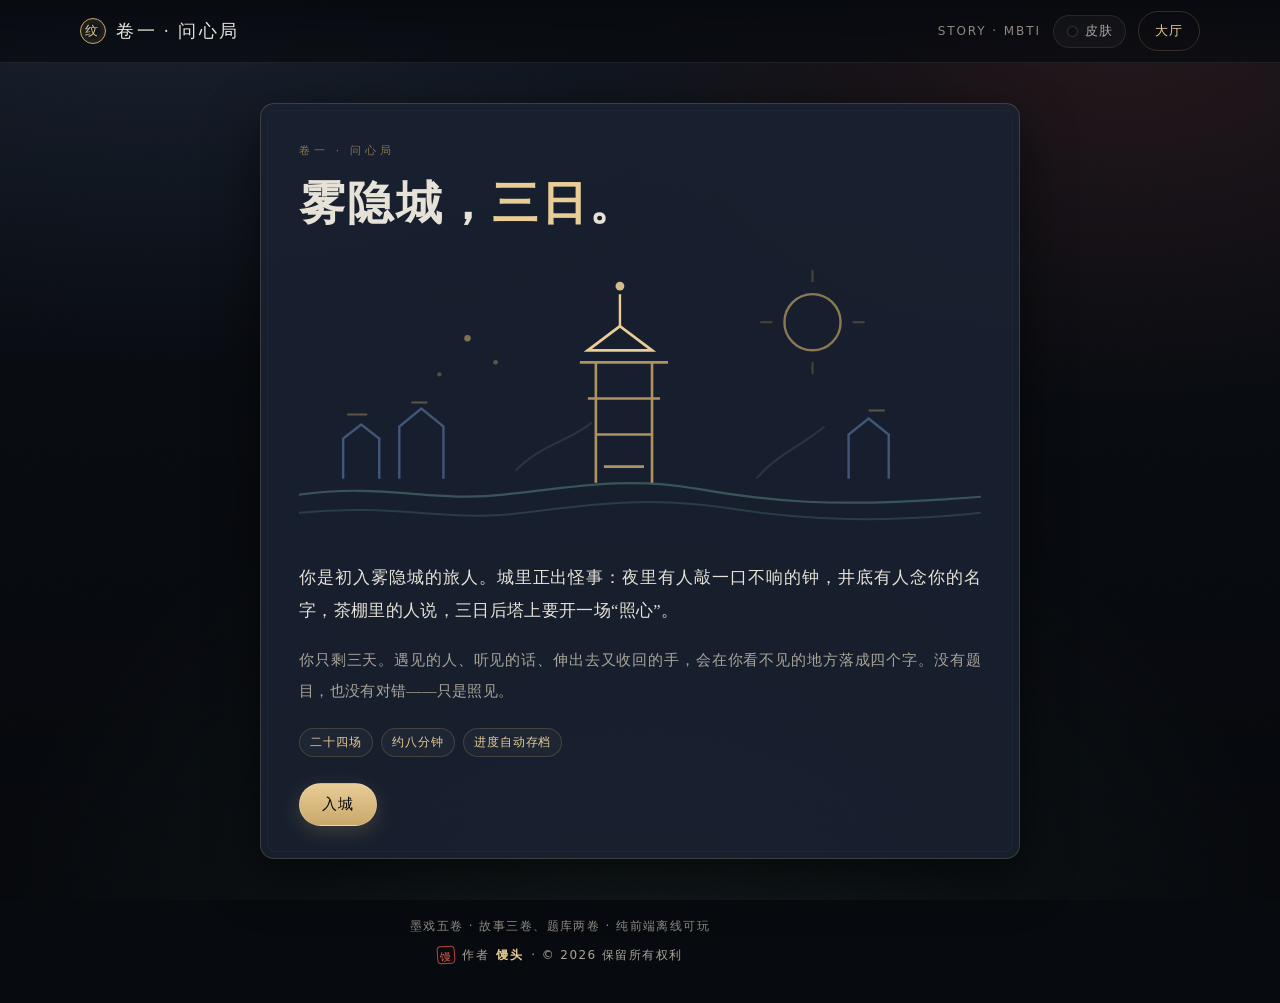
<file: mbti.html>
<!doctype html>
<html lang="zh-CN">
<head>
<meta charset="utf-8">
<script>try{var t=localStorage.getItem('inkwash.theme');if(t)document.documentElement.dataset.theme=t;}catch(e){}</script>
<meta name="viewport" content="width=device-width, initial-scale=1">
<title>问心局 · 雾隐城三日 · 墨戏五卷</title>
<meta name="description" content="你是初入雾隐城的旅人。二十四次抉择，照见一个四字人格。故事式 MBTI，纯前端离线可玩。">
<link rel="icon" href="data:image/svg+xml,%3Csvg xmlns='http://www.w3.org/2000/svg' viewBox='0 0 64 64'%3E%3Crect width='64' height='64' rx='14' fill='%230b0f16'/%3E%3Cpath d='M32 12v40M18 26h28M22 26v26M42 26v26M16 52h32' fill='none' stroke='%23c9a86a' stroke-width='2'/%3E%3C/svg%3E">
<link rel="stylesheet" href="./assets/theme.css">
<style>
  /* ============ 问心局 · 本页样式 ============ */
  #app { padding: 20px 0 0; }

  /* ---- 心灯进度 ---- */
  .hud { display: none; padding: 4px 2px 0; }
  .hud.is-on { display: block; }
  .hud__row { display: flex; align-items: baseline; justify-content: space-between; gap: 12px; margin-bottom: 9px; }
  .hud__k { font-family: var(--font-serif); font-size: 13px; letter-spacing: 0.32em; color: var(--gold-dim); }
  .hud__k::before {
    content: "";
    display: inline-block;
    width: 6px; height: 6px;
    margin-right: 9px;
    border-radius: 50%;
    background: var(--gold-bright);
    box-shadow: 0 0 10px rgba(232, 205, 151, 0.8);
    vertical-align: 2px;
  }
  .hud__count { font-size: 12px; letter-spacing: 0.06em; color: var(--text-dim); }
  .hud .meter { height: 4px; }
  .hud__act { margin-top: 9px; font-size: 10.5px; letter-spacing: 0.26em; color: var(--text-faint); }

  .stage { margin-top: 20px; }

  /* ---- 场景 ---- */
  .panel.scene { padding: 30px 30px 24px; }
  .scene__title { margin: 0 0 16px; font-size: clamp(24px, 4.4vw, 30px); letter-spacing: 0.08em; color: var(--text); }
  .scene__text {
    margin: 0;
    font-family: var(--font-serif);
    font-size: 16.5px;
    line-height: 2.05;
    letter-spacing: 0.02em;
    color: var(--text);
    text-align: justify;
  }

  /* ---- 选项 ---- */
  .opts { display: flex; flex-direction: column; gap: 10px; margin-top: 26px; }
  .opt {
    display: flex; align-items: flex-start; gap: 13px;
    width: 100%; min-height: 56px;
    padding: 14px 16px;
    text-align: left;
    font-family: var(--font-sans);
    font-size: 15px; line-height: 1.62;
    color: var(--text);
    background: var(--w-01);
    border: 1px solid var(--line-soft);
    border-radius: 10px;
    cursor: pointer;
    transition: border-color 0.18s ease, background 0.18s ease, transform 0.18s ease;
  }
  .opt:hover { border-color: var(--line); background: rgba(201, 168, 106, 0.075); }
  .opt:active { transform: scale(0.995); }
  .opt:focus-visible { outline: 2px solid var(--gold-bright); outline-offset: 2px; }
  .opt__no {
    flex: 0 0 auto;
    width: 23px; height: 23px; margin-top: 2px;
    display: grid; place-items: center;
    border: 1px solid var(--line);
    border-radius: 50%;
    font-size: 11.5px;
    color: var(--gold);
  }
  .opt.is-picked { border-color: rgba(201, 168, 106, 0.6); background: rgba(201, 168, 106, 0.1); }
  .opt.is-picked .opt__no { background: var(--gold); border-color: var(--gold); color: var(--ink-0); }

  .scene__foot { display: flex; align-items: center; justify-content: space-between; gap: 14px; flex-wrap: wrap; margin-top: 20px; }
  button.back { border: 0; background: none; padding: 6px 0; cursor: pointer; font-family: var(--font-sans); }
  button.back:focus-visible { outline: 2px solid var(--gold-bright); outline-offset: 3px; }
  .scene__foot .back { font-size: 12.5px; letter-spacing: 0.12em; }
  .hint { font-size: 11.5px; letter-spacing: 0.04em; color: var(--text-faint); }
  .kbd {
    display: inline-grid; place-items: center;
    min-width: 18px; height: 18px; margin: 0 2px; padding: 0 4px;
    font-family: var(--font-num); font-size: 10.5px; line-height: 1;
    color: var(--text-dim);
    border: 1px solid var(--line-soft);
    border-radius: 4px;
    background: var(--w-01);
  }

  /* ---- 卷首 ---- */
  .panel.intro { padding: 38px 38px 32px; overflow: hidden; }
  .intro__art { margin: -4px 0 18px; }
  .intro__art svg { display: block; width: 100%; height: auto; }
  .intro h1 { margin-bottom: 16px; }
  .intro h1 em { font-style: normal; color: var(--gold-bright); }
  .intro .lede {
    font-family: var(--font-serif);
    font-size: 16.5px; line-height: 2.05;
    letter-spacing: 0.02em;
    color: var(--text);
    text-align: justify;
  }
  .intro .lede + .lede { font-size: 15px; color: var(--text-dim); }
  .intro__meta { display: flex; flex-wrap: wrap; gap: 8px; margin: 22px 0 26px; }
  .intro__actions { display: flex; flex-wrap: wrap; gap: 12px; }
  .intro__last { margin-top: 18px; font-size: 13px; color: var(--text-faint); }
  .linkish {
    border: 0; background: none; padding: 0;
    font: inherit; color: var(--gold-bright);
    cursor: pointer;
    border-bottom: 1px solid var(--line);
  }
  .linkish:hover { color: var(--gold-bright); border-bottom-color: var(--gold); }
  .linkish:focus-visible { outline: 2px solid var(--gold-bright); outline-offset: 3px; }

  /* ---- 结果 ---- */
  .panel.result { padding: 34px 32px 28px; }
  .result__head { text-align: center; }
  .result__head .eyebrow { margin-bottom: 6px; }
  .code {
    font-family: var(--font-num);
    font-size: clamp(46px, 13vw, 68px);
    line-height: 1.06;
    letter-spacing: 0.18em;
    text-indent: 0.18em;
    color: var(--gold-bright);
  }
  .pname {
    margin: 12px 0 0;
    font-family: var(--font-serif);
    font-size: clamp(22px, 6vw, 27px);
    font-weight: 600;
    letter-spacing: 0.3em;
    text-indent: 0.3em;
    color: var(--text);
  }
  .result__tag { margin-top: 10px; font-size: 10.5px; letter-spacing: 0.3em; color: var(--text-faint); }
  .tie { margin: 16px auto 0; max-width: 30em; font-size: 12.5px; letter-spacing: 0.04em; color: var(--jade-bright); }
  .sketch {
    margin: 22px 0 0;
    font-family: var(--font-serif);
    font-size: 16px; line-height: 2.1;
    letter-spacing: 0.02em;
    color: var(--text);
    text-align: justify;
  }

  .axes { display: grid; gap: 17px; }
  .axis__head { display: flex; justify-content: space-between; align-items: baseline; margin-bottom: 6px; font-size: 11px; letter-spacing: 0.2em; color: var(--text-faint); }
  .axis__row { display: grid; grid-template-columns: 60px 1fr 60px; gap: 10px; align-items: center; }
  .axis__end { font-family: var(--font-num); font-size: 13px; letter-spacing: 0.04em; color: var(--text-dim); white-space: nowrap; }
  .axis__end:last-child { text-align: right; }
  .axis__end b { font-weight: 400; }
  .axis__end.is-win { color: var(--gold-bright); }
  .axis__end.is-win b { color: var(--gold-bright); }
  .axis__track { position: relative; }
  .axis__track::after {
    content: "";
    position: absolute; left: 50%; top: -4px; bottom: -4px;
    width: 1px;
    background: rgba(201, 168, 106, 0.22);
    pointer-events: none;
  }
  .axis__track .bar { height: 7px; }
  .axis__note { margin-top: 7px; font-size: 12px; letter-spacing: 0.02em; color: var(--text-dim); }

  .tags { display: flex; flex-wrap: wrap; gap: 8px; margin-top: 22px; }
  .easter {
    margin-top: 20px; padding: 16px 18px;
    border: 1px solid var(--line-soft);
    border-left: 2px solid var(--gold-dim);
    border-radius: 8px;
    background: rgba(201, 168, 106, 0.045);
  }
  .easter h3 {
    margin: 0 0 7px;
    font-family: var(--font-sans); font-weight: 400;
    font-size: 11px; letter-spacing: 0.24em;
    color: var(--gold-dim);
  }
  .easter p { margin: 0; font-size: 14px; line-height: 1.8; color: var(--text-dim); }

  .actions { display: flex; flex-wrap: wrap; gap: 12px; margin-top: 26px; }
  .actions .btn { flex: 1 1 auto; }
  .result__fine { margin: 20px 0 0; text-align: center; font-size: 11.5px; letter-spacing: 0.12em; color: var(--text-faint); }

  @media (max-width: 640px) {
    .panel.intro { padding: 26px 20px 24px; }
    .panel.scene { padding: 24px 18px 20px; }
    .panel.result { padding: 28px 18px 24px; }
    .scene__text, .intro .lede { font-size: 16px; line-height: 1.95; }
    .hint { display: none; }
    .axis__row { grid-template-columns: 52px 1fr 52px; gap: 8px; }
    .actions { flex-direction: column; }
    .actions .btn { width: 100%; }
  }
  @media (max-width: 380px) {
    .code { font-size: 43px; }
    .panel.scene { padding: 22px 15px 18px; }
    .opt { font-size: 14.5px; padding: 13px 14px; }
  }
</style>
  <meta name="color-scheme" content="dark">
  <meta name="theme-color" content="#0b0f16">
  <meta property="og:type" content="website">
  <meta property="og:title" content="问心局 · 故事式 MBTI · 墨戏五卷">
  <meta property="og:description" content="雾隐城三日，二十四次抉择，照见一个四字人格。没有题目，只有故事。">
  <meta name="twitter:card" content="summary">
</head>
<body>

<header class="topbar" data-chrome="topbar"></header>

<main class="wrap wrap--narrow" id="app">
  <section class="hud" id="hud" aria-label="心灯进度">
    <div class="hud__row">
      <span class="hud__k">心灯</span>
      <span class="hud__count num" id="hudCount">第 1 / 24 场</span>
    </div>
    <div class="meter" id="hudMeter" role="progressbar" aria-valuemin="1" aria-valuemax="24" aria-valuenow="1" aria-label="入城进度"><i id="hudBar"></i></div>
    <div class="hud__act" id="hudAct">第一幕 · 入城</div>
  </section>
  <div class="stage" id="stage"></div>
</main>

<footer class="foot" data-chrome="footer"></footer>

<script src="./assets/common.js"></script>
<script>
(function () {
  'use strict';

  const TOTAL = 24;

  const ACTS = {
    1: '第一幕 · 入城',
    2: '第二幕 · 探幽',
    3: '第三幕 · 登塔',
  };
  const CN_NUM = ['一', '二', '三', '四', '五', '六', '七', '八'];

  const AXES = [
    { key: 'EI', name: '心向', left: 'E', right: 'I' },
    { key: 'SN', name: '观物', left: 'S', right: 'N' },
    { key: 'TF', name: '裁断', left: 'T', right: 'F' },
    { key: 'JP', name: '行止', left: 'J', right: 'P' },
  ];
  const AXIS_LETTERS = ['E', 'I', 'S', 'N', 'T', 'F', 'J', 'P'];

  const AXIS_NOTE = {
    E: '你先开口，路自己让开',
    I: '你退半步，先把人事看清',
    S: '你信手边的物证，不轻信风',
    N: '你在字缝里，看见另一层意思',
    T: '你先把账算清，再谈心情',
    F: '你先顾人的冷暖，再论对错',
    J: '你要一个收束，哪怕收得急',
    P: '你留一线余地，让事自己长',
  };

  /* 每一场覆盖两条轴；四轴各出现在十二场中。
     选项权重只写动作，不写人格。 */
  const SCENES = [
    {
      act: 1,
      title: '城门·验牒',
      text: '暮色把城门压成一道深缝。守门的老吏把你的过所翻来覆去地看，灯苗在他指节上抖。他忽然抬眼：“进城做什么？”',
      opts: [
        { t: '照实答话，顺口问他城中近日的怪事', w: { E: 2, S: 1 } },
        { t: '只说投亲，垂下眼，让他自己看牒上的印', w: { I: 2, N: 1 } },
        { t: '先不答，反问一句：这城里，夜里谁在敲钟', w: { E: 1, N: 2 } },
      ],
    },
    {
      act: 1,
      title: '长街·问路',
      text: '长街两侧的灯笼都朝同一个方向歪，像被谁一一推过。你手里那张客栈名被雨洇开，认不出是“青”还是“清”。',
      opts: [
        { t: '找临街的摊主问一句，顺手买块热糕', w: { E: 2, S: 1 } },
        { t: '不作声，顺着灯笼歪斜的方向走', w: { I: 2, N: 1 } },
        { t: '凑近门楣，把每块褪色的门牌认一遍', w: { I: 1, S: 2 } },
      ],
    },
    {
      act: 1,
      title: '茶棚·听雨',
      text: '雨来得急，茶棚里挤了半城的人。邻座两个行商压着嗓子争一件事：三日后塔上要开一场“照心”，去的人有的回来，有的没回来。',
      opts: [
        { t: '挪到角落，听他们把话说完再走', w: { I: 2, S: 1 } },
        { t: '端茶过去，笑着问塔上到底照什么', w: { E: 2, N: 1 } },
        { t: '低头拨着茶沫，把两家的话拼成一张图', w: { I: 1, N: 2 } },
      ],
    },
    {
      act: 1,
      title: '客栈·空房',
      text: '客栈只剩一间房。推门，两张床，靠窗那张的被子掀着一角，褥子还是温的。掌柜在门外说：“这几日，店里没有别的客人。”',
      opts: [
        { t: '叫住掌柜，把温褥子的事当面问清', w: { E: 2, S: 1 } },
        { t: '笑着道谢，熄灯，坐在暗处等', w: { E: 1, N: 2 } },
        { t: '不声张，闩好窗，一寸寸查看屋子', w: { I: 2, S: 1 } },
      ],
    },
    {
      act: 1,
      title: '石桥·落水',
      text: '过石桥时，水里忽然翻起一阵响。一个孩子扒着桥墩，喊不出声，只把手指抠进石缝。岸上围了一圈人，没有人先动。',
      opts: [
        { t: '脱了外衫跳下去，先把孩子托上岸', w: { E: 2, F: 1 } },
        { t: '沉住气，先看清水势再伸手', w: { I: 2, T: 1 } },
        { t: '招呼岸上的人搭手，一齐把人拽上来', w: { E: 1, T: 2 } },
      ],
    },
    {
      act: 1,
      title: '药铺·缺味',
      text: '药铺里灯芯挑得很低。掌柜摊开方子，缺一味雪见，柜上只剩药性相近的地骨。里屋的病人咳得像在撕纸。他抬眼看你：“换不换？”',
      opts: [
        { t: '让他换，出了事你一同担着', w: { E: 2, F: 1 } },
        { t: '拦住他，说方子不能改，先寻药', w: { I: 2, T: 1 } },
        { t: '先细问病人寒热，再拿主意', w: { I: 1, T: 2 } },
      ],
    },
    {
      act: 1,
      title: '更鼓·巡夜',
      text: '三更的鼓刚敲过，巷子深处有一声短促的喊，随即断了。巡夜的老卒停住脚，把灯笼往你这边偏了偏：“你也听见了？”',
      opts: [
        { t: '提灯就往巷里走，让老卒跟上', w: { E: 2, T: 1 } },
        { t: '拉住老卒，先问这条巷子通哪里', w: { I: 2, T: 1 } },
        { t: '心里一紧，先想到那屋里还有谁', w: { I: 1, F: 2 } },
      ],
    },
    {
      act: 1,
      title: '井台·低语',
      text: '井台边没有风，辘轳却自己在转。你俯身去看，水面上映出的不是你的脸，是一个正张口说话的人。声音很轻，像从你耳里长出来。',
      opts: [
        { t: '扬声喊来店家，让他也听听井里的声', w: { E: 2, F: 1 } },
        { t: '不作声，把听到的每个字记在心里', w: { I: 2, T: 1 } },
        { t: '拿竹竿敲井沿，试它是不是回声', w: { E: 1, T: 2 } },
      ],
    },
    {
      act: 2,
      title: '深巷·岔路',
      text: '巷子在第三个转角分成两条。左边有灯，右边有卖糖人的挑子，两条都通向城心。可你记得，来时只走过一条。',
      opts: [
        { t: '问一声挑担的老汉，哪条路近', w: { E: 2, J: 1 } },
        { t: '不问了，挑有灯的那条走到底', w: { I: 2, P: 1 } },
        { t: '先退回巷口，把来路记清再选', w: { I: 1, J: 2 } },
      ],
    },
    {
      act: 2,
      title: '灯市·失物',
      text: '灯市挤得人肩碰肩。卖灯的小娘子忽然蹲下去，声音发颤：“我的坠子……”人群从她身边漫过去，没有人停。',
      opts: [
        { t: '蹲下帮她翻灯架下的碎纸', w: { E: 2, J: 1 } },
        { t: '让她别动，沿她走过的路倒着找', w: { I: 2, J: 1 } },
        { t: '先问她坠子什么样、最后摸到在哪', w: { E: 1, P: 2 } },
      ],
    },
    {
      act: 2,
      title: '旧宅·闭门',
      text: '旧宅的门虚掩，门环上缠着新换的红绳。窗纸后有光，一明一暗，像有人在里头来回走。街坊说，这宅子空了七年。',
      opts: [
        { t: '叩三下门，报上自己是过路人', w: { E: 2, J: 1 } },
        { t: '绕到后墙，找一道能看见里面的缝', w: { I: 2, P: 1 } },
        { t: '先退到对街，守着看谁进出', w: { I: 1, J: 2 } },
      ],
    },
    {
      act: 2,
      title: '河埠·渡船',
      text: '河埠的石阶泡在水里。船夫把篙一撑，船头贴岸，却不靠稳：“上游在放闸，过去就回不来。你上不上？”他手里的篙一直没停。',
      opts: [
        { t: '跳上船，让他现在就撑', w: { E: 2, P: 1 } },
        { t: '问他放闸到几时，等水稳了再走', w: { I: 2, J: 1 } },
        { t: '不上，先沿河走一段看看水势', w: { I: 1, P: 2 } },
      ],
    },
    {
      act: 2,
      title: '祠堂·供灯',
      text: '祠堂里供着一排长明灯，最末一盏只剩豆大的火。牌位缺了一块，空出的木槽里积着新落的灰。守祠的老妇说，缺的那位，还没死。',
      opts: [
        { t: '把灯添满油，再问老妇缺的是谁', w: { S: 2, F: 1 } },
        { t: '盯着那个空木槽，想它为何偏偏是新的', w: { N: 2, T: 1 } },
        { t: '先数一遍牌位，看少的是第几块', w: { S: 1, T: 2 } },
      ],
    },
    {
      act: 2,
      title: '书肆·残卷',
      text: '书肆最里一排，抽出一本没有封皮的册子，纸页脆得掉渣。上面画着一座塔，塔顶涂成一团墨。掌柜伸手要拿回去：“这本不卖，也不该看。”',
      opts: [
        { t: '掏钱买下，只求抄一份塔图', w: { S: 2, T: 1 } },
        { t: '问他：不卖，是怕谁看见', w: { N: 1, F: 2 } },
        { t: '不动声色，把残页的次序记下', w: { S: 1, T: 2 } },
      ],
    },
    {
      act: 2,
      title: '街角·争执',
      text: '街角围了人。米铺伙计揪着一个妇人的袖子，说她袖里藏着两升米。妇人只说：“孩子三天没吃东西了。”伙计的手没松，眼睛在人群里找帮腔的人。',
      opts: [
        { t: '分开两人的手，先把米钱替她垫上', w: { F: 2, S: 1 } },
        { t: '问清米价与规矩，再决定管不管', w: { T: 2, S: 1 } },
        { t: '多看一眼那妇人的袖口，觉得不对', w: { N: 2, F: 1 } },
      ],
    },
    {
      act: 2,
      title: '城头·远望',
      text: '城墙上的风比城里冷。塔立在雾里，只看得见最上面三层。守城的老兵把酒囊递过来：“三日后登塔的人，十个里有九个，回来话都少了。”',
      opts: [
        { t: '仰头数塔的层数，推它当年怎么立起来', w: { N: 2, T: 1 } },
        { t: '接过酒囊喝一口，问他那九人如今怎样', w: { S: 2, F: 1 } },
        { t: '问他塔上几时换岗、从哪道门进', w: { S: 2, T: 1 } },
      ],
    },
    {
      act: 3,
      title: '塔门·叩锁',
      text: '塔门是整块铁，锁孔不像锁孔，倒像一个没写完的字。门缝里透出一点光，忽明忽暗，像有人在里面数着脚步。',
      opts: [
        { t: '按门上的纹路，把锁孔补成一个“心”字', w: { S: 2, J: 1 } },
        { t: '不急着开门，先绕塔走一圈找别的入口', w: { N: 2, P: 1 } },
        { t: '退回阶下，等塔里那脚步声自己停', w: { N: 1, J: 2 } },
      ],
    },
    {
      act: 3,
      title: '回廊·镜影',
      text: '回廊两侧挂满铜镜，每一面里的你都比前一面老一些。走到尽头，最旧的那面镜子里的人抬起头，先开了口。',
      opts: [
        { t: '停在原地，把每面镜中的自己看一遍', w: { S: 2, J: 1 } },
        { t: '不去看脸，只听它说的第一句话', w: { N: 2, P: 1 } },
        { t: '伸手摸镜面，试它是不是真的铜', w: { S: 1, P: 2 } },
      ],
    },
    {
      act: 3,
      title: '藏书·无名',
      text: '塔中一层全是书，书脊上没有字。你抽出一本，翻开第一页，写着你的名字，后面还有大半本空白。',
      opts: [
        { t: '从头读起，一页一页，把已有的都读完', w: { S: 2, J: 1 } },
        { t: '合上书，去找别的书里有没有同名的人', w: { N: 2, P: 1 } },
        { t: '蘸墨在空白处写下一个字，看它会不会变', w: { S: 1, P: 2 } },
      ],
    },
    {
      act: 3,
      title: '钟室·停摆',
      text: '钟室的铜钟停在一处，钟摆却还在轻轻晃。齿轮咬着一枚铜钱，像有人故意塞进去，让它停在某个时辰。',
      opts: [
        { t: '取出铜钱，照原样把齿轮归位', w: { S: 2, J: 1 } },
        { t: '不碰它，先想它停在哪个时辰', w: { N: 2, P: 1 } },
        { t: '数清齿轮的齿数，再决定动不动它', w: { S: 1, P: 2 } },
      ],
    },
    {
      act: 3,
      title: '暗阶·同行',
      text: '石阶窄得只容一人。身后不知何时多了脚步，不快不慢，始终差你七级。你停下，它也停；阶下有人轻声问：“能一起走吗？”',
      opts: [
        { t: '侧身让开半步，等那人上来并肩走', w: { F: 2, J: 1 } },
        { t: '不回头，按自己的速度往上走', w: { T: 2, P: 1 } },
        { t: '停下问他姓什么、为什么上塔', w: { T: 1, J: 2 } },
      ],
    },
    {
      act: 3,
      title: '天窗·星图',
      text: '顶层前的天窗开着，星子密得像撒了一把盐。一个人靠在窗下，膝上摊着城图，血一直流到图上的塔顶。他抬眼看你：“扶我上去，还是自己走？”',
      opts: [
        { t: '蹲下去扶他，两个人一起上', w: { F: 2, J: 1 } },
        { t: '先替他裹伤，再独自上去', w: { T: 1, J: 2 } },
        { t: '不答，绕过去，把他的图带走', w: { T: 2, P: 1 } },
      ],
    },
    {
      act: 3,
      title: '灯前·独坐',
      text: '塔顶前还有一间小屋，屋里只一盏灯、一张席。灯芯烧到一半，墙上你的影子比你先坐下了。有个声音说：“想知道你会变成谁吗？”',
      opts: [
        { t: '让它说，说完再自己判断', w: { F: 2, P: 1 } },
        { t: '不听了，把灯拨亮，算清自己的账', w: { T: 2, J: 1 } },
        { t: '反问它：那你先说说你是谁', w: { T: 1, P: 2 } },
      ],
    },
    {
      act: 3,
      title: '塔顶·抉择',
      text: '塔顶只有三样东西：一面照人的铜镜、一口不响的钟、一扇通向外面的门。雾在脚下翻涌，城里的灯一盏盏熄了，只等做一件事。',
      opts: [
        { t: '敲钟，让全城都听见这一声', w: { F: 2, J: 1 } },
        { t: '照镜，把自己看清楚再决定', w: { T: 2, J: 1 } },
        { t: '推门而出，不回头，也不解释', w: { P: 2, F: 1 } },
      ],
    },
  ];

  const TYPES = {
    INTJ: {
      name: '观星者',
      sketch: '验牒时你没多话，垂着眼，让老吏自己看印。茶棚里你把两个行商的话拼成一张图，井台那晚又把每个字都记在心里。你习惯先看清，再落子，且极少解释。塔顶你大概会先照那面铜镜——你要照的不是城，是自己有没有偏离那张图。进城之前，你已经在心里把三天的路走过一遍。',
      tags: ['先看三步', '独处蓄电', '谋定后动'],
      affinity: '北门更楼上的旧星盘，铜锈里还卡着半粒去年的雪。',
    },
    INTP: {
      name: '稽古客',
      sketch: '验牒时你只报了投亲，把疑问留在心里。旧宅那扇门你没叩，绕到后墙去找缝——不是怕人，是怕错过别的说法。回廊里你不看镜中的脸，只听它说的第一句话。塔门的锁孔在你眼里是一个没写完的字。你脑子里总同时摆着三四种解释，谁说得太满，你先不信。最后你也许推门就走，因为答案比结局要紧。',
      tags: ['追问来处', '夜里推演', '不肯轻信'],
      affinity: '书肆后间那摞没人翻的残卷，纸角留着前任主人的批注。',
    },
    ENTJ: {
      name: '执令者',
      sketch: '城门下你先开口，还顺口问起夜里敲钟的人。石桥那声喊，你招呼岸上的人一齐动手——你信人多，也信自己喊得动。你不太解释，先给方向，再补理由；该担的事，你伸手就接。天窗下你会替他裹好伤，再独自上去。塔里那口停摆的钟，你要让整座城的时辰重新走起来。',
      tags: ['先给方向', '扛得住事', '说到做到'],
      affinity: '府衙门前那面裂了缝的惊堂鼓，敲起来仍比新的响。',
    },
    ENTP: {
      name: '拆局人',
      sketch: '茶棚里你端着茶过去，只问了一句塔上照什么，就把两个行商的话头接了过来。你爱看规矩露出破绽：灯市的队伍、祠堂的牌位、书肆那句“不该看”，你都忍不住伸手试。塔门锁孔像一个没写完的字，你想找的不是钥匙，是那支能改写它的笔。塔顶你多半推门就走——城里还有没拆完的局。',
      tags: ['爱试边界', '话头快', '见招拆招'],
      affinity: '灯市尽头那盏兔子灯，画眼睛的人每年都画歪一只。',
    },
    INFJ: {
      name: '持灯人',
      sketch: '验牒时你没多话，只把老吏指节上的抖看在眼里。茶棚那晚你听见“有的没回来”，就把这半句话记了很久。你替人留灯，也替自己留退路；该说的话，往往要等对方先开口。暗阶上有人问能否同行，你会侧身让开半步。塔顶你会敲钟——不全是为城，是为那一个还没回来的人。',
      tags: ['替人留灯', '看得深', '少说多做'],
      affinity: '祠堂最末一盏长明灯，添油的人总在四更来。',
    },
    INFP: {
      name: '拾梦人',
      sketch: '客栈那间空房，你没追问温褥子，闩好窗，一寸寸看过去。街角那两升米，你先看的是妇人的袖口；书肆里有人说“不该看”，你偏要问一句“怕谁看见”。你信有些事不必问破，也信人心里都藏着一盏没点的灯。灯前那个声音问你想变成谁，你会让它说下去，再自己判断。塔里那本书，你会一直翻到空白处。',
      tags: ['心里有城', '护着微光', '慢热'],
      affinity: '河边那家不挂招牌的旧书摊，雨天不出，晴天也不一定出。',
    },
    ENFJ: {
      name: '照夜人',
      sketch: '城门下你答得爽利，还顺口问了一句城里的怪事，把守门人也说笑了。灯市里你蹲下去帮小娘子翻碎纸，翻完才想起自己还有约。你总先看见人，再看见事，也总忍不住替别人把路铺平一段。暗阶上那声“能一起走吗”，你会侧身让开半步。塔顶你敲钟，是想让全城都听见：还有人没回来。',
      tags: ['先顾人', '不肯冷场', '记得旧约'],
      affinity: '西街茶棚的第二张桌子，掌柜会给熟客多添半盏。',
    },
    ENFP: {
      name: '追萤人',
      sketch: '你在长街问过摊主，又顺手买了块热糕，走着走着就忘了客栈的名字。茶棚里你端着茶过去问塔上照什么，问完又替邻座添了一次水。你容易被一句话、一个眼神带走，也总能自己走回来。河埠的船夫说过去就回不来，你偏跳上船。塔顶三样东西，你大概会推门而出——这城已经没有新的萤火了。',
      tags: ['追着光走', '话多心软', '说走就走'],
      affinity: '南巷口卖糖人的挑子，糖稀里总掺一点桂花。',
    },
    ISTJ: {
      name: '守册人',
      sketch: '验牒时你垂着眼，让老吏自己看印，一句多余的话也没有。长街上你把每块褪色的门牌认了一遍，井台那晚把听到的每个字都记在心里。你不喜欢事情含糊，宁可慢，也要慢得清楚。祠堂里你先数牌位，看少的是第几块；钟室那枚卡住齿轮的铜钱，你会取出来，照原样归位。',
      tags: ['按册办事', '稳', '有始有终'],
      affinity: '城门吏那本磨秃了边的过所簿，字小，却一笔不乱。',
    },
    ISFJ: {
      name: '守夜人',
      sketch: '客栈那间空房，你闩好窗，一寸寸查看屋子，又把被子替那位不知名的客人叠回去。药铺里你没让掌柜换药，只细问病人寒热，守到药煎完。你记得谁家孩子怕苦、谁家的门朝哪开。祠堂最末一盏长明灯，你会先添满油，再问老妇缺的是谁。暗阶上有人同行，你会答应。',
      tags: ['记得口味', '守夜的人', '手比话暖'],
      affinity: '客栈后厨的姜汤，掌柜娘留着给夜里咳嗽的客人。',
    },
    ESTJ: {
      name: '掌契人',
      sketch: '城门下你照实答话，一句不多。街角那场争执，你先问清米价与规矩，再决定管不管——你要的不是道理赢，是事办成。你替全城记着一笔账：谁欠谁、谁该在哪、几时换岗。城头上你问的是塔上几时换岗、从哪道门进。钟室里那口钟停在某个时辰，你会取出铜钱，让它重新走起来。',
      tags: ['账目清楚', '扛得住', '讲规矩'],
      affinity: '米铺柜台上的旧算盘，珠子被摸得发亮。',
    },
    ESFJ: {
      name: '设宴人',
      sketch: '你蹲下去帮灯市的小娘子翻碎纸，又替街角的妇人垫了两升米的钱。你把人认得很熟：谁家孩子病过、谁家的门朝哪开，你都记得。你不喜欢冷场，也不喜欢有人落单。祠堂里你先添灯，再问缺的是谁。暗阶上那声“能一起走吗”，你会答应，还会先问对方喝不喝得上热水。',
      tags: ['爱张罗', '不叫人落单', '记性好'],
      affinity: '灯市口卖汤圆的那家，认得半城人的口味。',
    },
    ISTP: {
      name: '试剑人',
      sketch: '石桥那声喊，你沉住气，先看清水势才伸手。客栈那间空房，你先闩窗，再一寸寸看过去。你不爱说，手比嘴快；能拆开的东西，你才信得过。塔门的锁孔像一个没写完的字，你会先摸门上的纹路，再想它缺哪一笔。灯前有人问你想变成谁，你大概会反问：你先说说你是谁。',
      tags: ['话少手快', '拆了再装', '现场反应'],
      affinity: '铁匠铺后墙挂着一把断剑，刃口修过三次。',
    },
    ISFP: {
      name: '采薇人',
      sketch: '你在长街的摊上买了块热糕，蹲在檐下吃完，看雨把灯笼洗亮。客栈那间空房，你闩好窗，把每一寸都查看过，才肯睡。祠堂里你没数牌位，只把那盏快灭的灯添满了油。你不争，也不解释；谁难受，你比谁先看见。塔里那本写着名字的书，你会在空白处落一笔，看看它会不会变。',
      tags: ['看雨的人', '不和谁争', '手上有花'],
      affinity: '城墙根下那片没人管的野蔷薇，五月开得最野。',
    },
    ESTP: {
      name: '赶潮人',
      sketch: '石桥有人落水，你脱了外衫就下去，托住孩子往岸上送。河埠的船夫说过去就回不来，你偏跳上船，让他现在就撑。你想得不多，下手却准。灯市里你帮小娘子翻完碎纸就走，连姓名也没留。塔门的锁，你会先掰一掰、敲一敲，再谈什么字不字。城里的怪事在你眼里都是活的。',
      tags: ['先做再说', '胆子大', '眼明手快'],
      affinity: '河埠头的渡船，船夫姓陈，只在放闸前后撑船。',
    },
    ESFP: {
      name: '折花客',
      sketch: '长街上你先买了块热糕，和摊主聊了两句，连雨都忘了躲。灯市里你蹲下帮小娘子翻碎纸，翻出一枚旧铜钱，逗得她笑起来。旧宅门口你敲了三下门，报上自己是过路人，顺手折了檐下一枝早开的野花。你走到哪里都带着热气，连守门的老吏也被你说得松了脸。塔顶三样东西，你会推门出去——城里还有没逛完的巷子。',
      tags: ['走到哪热到哪', '爱笑', '折花一枝'],
      affinity: '鼓楼底下那株老石榴，秋天落一地，没人扫。',
    },
  };

  const { el, store, toast, swap } = DSHG;

  const stage = document.getElementById('stage');
  const hud = document.getElementById('hud');
  const hudCount = document.getElementById('hudCount');
  const hudMeter = document.getElementById('hudMeter');
  const hudBar = document.getElementById('hudBar');
  const hudAct = document.getElementById('hudAct');

  const state = {
    view: 'intro',
    index: 0,
    picks: new Array(TOTAL).fill(null),
    resume: null,
    result: null,
  };
  let busy = false;

  /* ---------- 小工具 ---------- */
  function blankPicks() {
    return new Array(TOTAL).fill(null);
  }

  function reduceMotion() {
    return !!(window.matchMedia && window.matchMedia('(prefers-reduced-motion: reduce)').matches);
  }

  function toTop() {
    try {
      window.scrollTo({ top: 0, behavior: reduceMotion() ? 'auto' : 'smooth' });
    } catch (err) {
      window.scrollTo(0, 0);
    }
  }

  function unlock(ms) {
    setTimeout(function () { busy = false; }, ms);
  }

  function mountView(node) {
    if (stage.firstChild) {
      swap(stage.firstChild, node);
    } else {
      stage.appendChild(node);
      node.classList.add('screen');
    }
    toTop();
  }

  function setHud(on) {
    hud.classList.toggle('is-on', !!on);
  }

  function updateHud() {
    const scene = SCENES[state.index];
    hudCount.textContent = '第 ' + (state.index + 1) + ' / ' + TOTAL + ' 场';
    hudAct.textContent = ACTS[scene.act];
    hudBar.style.width = (((state.index + 1) / TOTAL) * 100).toFixed(2) + '%';
    hudMeter.setAttribute('aria-valuenow', String(state.index + 1));
  }

  /* ---------- 存档 ---------- */
  function saveProgress() {
    store.set('mbti.progress', {
      v: 1,
      index: state.index,
      picks: state.picks.slice(),
      at: Date.now(),
    });
  }

  function loadProgress() {
    const p = store.get('mbti.progress', null);
    if (!p || p.v !== 1) return null;
    if (!Array.isArray(p.picks) || p.picks.length !== TOTAL) return null;
    const index = p.index;
    if (!Number.isInteger(index) || index < 0 || index > TOTAL - 1) return null;
    const picks = p.picks.map(function (v, i) {
      const n = SCENES[i] ? SCENES[i].opts.length : 0;
      return (Number.isInteger(v) && v >= 0 && v < n) ? v : null;
    });
    if (!picks.some(function (v) { return v !== null; })) return null;
    return { index: index, picks: picks };
  }

  function loadResult() {
    const r = store.get('mbti.result', null);
    if (!r || r.v !== 1 || typeof r.code !== 'string' || !TYPES[r.code]) return null;
    if (!r.scores || typeof r.scores !== 'object') return null;
    for (let i = 0; i < AXIS_LETTERS.length; i++) {
      const v = r.scores[AXIS_LETTERS[i]];
      if (typeof v !== 'number' || !isFinite(v)) return null;
    }
    return r;
  }

  /* ---------- 计分 ---------- */
  function tally(picks) {
    const scores = {};
    AXIS_LETTERS.forEach(function (k) { scores[k] = 0; });
    picks.forEach(function (choice, i) {
      if (!Number.isInteger(choice)) return;
      const scene = SCENES[i];
      if (!scene) return;
      const opt = scene.opts[choice];
      if (!opt) return;
      Object.keys(opt.w).forEach(function (k) {
        if (k in scores) scores[k] += opt.w[k];
      });
    });
    return scores;
  }

  function decide(scores) {
    let tied = false;
    function pick(left, right, fallback) {
      if (scores[left] > scores[right]) return left;
      if (scores[left] < scores[right]) return right;
      tied = true;
      return fallback;
    }
    return {
      code: pick('E', 'I', 'E') + pick('S', 'N', 'N') + pick('T', 'F', 'T') + pick('J', 'P', 'J'),
      tie: tied,
    };
  }

  function axisPct(axis, scores) {
    const l = Number(scores[axis.left]) || 0;
    const r = Number(scores[axis.right]) || 0;
    const total = l + r;
    let lp = total > 0 ? Math.round((l / total) * 100) : 50;
    if (l !== r && lp === 50) lp = l > r ? 51 : 49;
    lp = Math.max(0, Math.min(100, lp));
    return { left: lp, right: 100 - lp, rawLeft: l, rawRight: r };
  }

  /* ---------- 卷首 ---------- */
  const ART = [
    '<svg viewBox="0 0 340 148" width="100%" height="auto" role="img" aria-label="雾中的城与塔">',
    '<path d="M0 124c42-6 66 4 102 0s62-9 96-3 66 10 142 4" fill="none" stroke="#6fa89a" stroke-width="1.1" opacity=".4"/>',
    '<path d="M0 133c48-5 74 5 112 0s66-8 104-2 76 7 124 2" fill="none" stroke="#6fa89a" stroke-width="1" opacity=".22"/>',
    '<path d="M22 116V96l9-7 9 7v20M50 116V90l11-9 11 9v26M274 116V94l10-8 10 8v22" fill="none" stroke="#6c8fc4" stroke-width="1.2" opacity=".5"/>',
    '<path d="M24 84h10M56 78h8M284 82h8" stroke="#c9a86a" stroke-width="1" opacity=".4"/>',
    '<path d="M148 118V58M176 118V58M140 58h44M144 76h36M148 94h28M152 110h20" fill="none" stroke="#c9a86a" stroke-width="1.3" opacity=".85"/>',
    '<path d="M160 40l-16 12h32z" fill="none" stroke="#e8cd97" stroke-width="1.4"/>',
    '<path d="M160 24v16" stroke="#e8cd97" stroke-width="1.2"/>',
    '<circle cx="160" cy="20" r="2.2" fill="#e8cd97" opacity=".9"/>',
    '<circle cx="256" cy="38" r="14" fill="none" stroke="#c9a86a" stroke-width="1.2" opacity=".65"/>',
    '<path d="M256 18v-6M256 64v-6M236 38h-6M282 38h-6" stroke="#8a744c" stroke-width="1" opacity=".45"/>',
    '<path d="M108 112c14-14 26-14 38-24M228 116c10-12 22-16 34-26" fill="none" stroke="#a9a49a" stroke-width="1" opacity=".16"/>',
    '<circle cx="84" cy="46" r="1.6" fill="#c9a86a" opacity=".6"/>',
    '<circle cx="98" cy="58" r="1.2" fill="#c9a86a" opacity=".4"/>',
    '<circle cx="70" cy="64" r="1.1" fill="#c9a86a" opacity=".35"/>',
    '</svg>',
  ].join('');

  function paintIntro() {
    state.view = 'intro';
    setHud(false);
    const resume = state.resume;
    const last = loadResult();
    const actions = [];

    if (resume) {
      actions.push(el('button', {
        class: 'btn',
        type: 'button',
        onclick: resumeRun,
      }, '续上一次（第 ' + (resume.index + 1) + ' 场）'));
      actions.push(el('button', {
        class: 'btn btn--ghost',
        type: 'button',
        onclick: newRun,
      }, '重新开始'));
    } else {
      actions.push(el('button', {
        class: 'btn',
        type: 'button',
        onclick: newRun,
      }, '入城'));
    }

    const kids = [
      el('div', { class: 'eyebrow', text: '卷一 · 问心局' }),
      el('h1', {}, ['雾隐城，', el('em', { text: '三日' }), '。']),
      el('div', { class: 'intro__art', html: ART }),
      el('p', {
        class: 'lede',
        text: '你是初入雾隐城的旅人。城里正出怪事：夜里有人敲一口不响的钟，井底有人念你的名字，茶棚里的人说，三日后塔上要开一场“照心”。',
      }),
      el('p', {
        class: 'lede',
        text: '你只剩三天。遇见的人、听见的话、伸出去又收回的手，会在你看不见的地方落成四个字。没有题目，也没有对错——只是照见。',
      }),
      el('div', { class: 'intro__meta' }, [
        el('span', { class: 'tag', text: '二十四场' }),
        el('span', { class: 'tag', text: '约八分钟' }),
        el('span', { class: 'tag', text: '进度自动存档' }),
      ]),
      el('div', { class: 'intro__actions' }, actions),
    ];

    if (last && !resume && TYPES[last.code]) {
      const t = TYPES[last.code];
      kids.push(el('p', { class: 'intro__last' }, [
        '上次照见：',
        el('button', {
          class: 'linkish',
          type: 'button',
          onclick: function () { showResult(last); },
        }, last.code + ' · ' + t.name),
      ]));
    }

    mountView(el('section', { class: 'panel intro' }, kids));
  }

  /* ---------- 场景 ---------- */
  function paintScene() {
    state.view = 'play';
    setHud(true);
    updateHud();

    const scene = SCENES[state.index];
    const picked = state.picks[state.index];
    const options = scene.opts.map(function (opt, k) {
      const classes = 'opt' + (picked === k ? ' is-picked' : '');
      return el('button', {
        class: classes,
        type: 'button',
        'aria-label': '选项 ' + (k + 1) + '：' + opt.t,
        onclick: function () { choose(k); },
      }, [
        el('span', { class: 'opt__no num', text: String(k + 1) }),
        el('span', { class: 'opt__t', text: opt.t }),
      ]);
    });

    const foot = [
      state.index > 0
        ? el('button', { class: 'back', type: 'button', onclick: back }, '← 上一场')
        : el('span', { class: 'faint', text: '灯已点起' }),
      el('span', { class: 'hint' }, [
        '按 ', el('span', { class: 'kbd num', text: '1' }), ' / ',
        el('span', { class: 'kbd num', text: '2' }), ' / ',
        el('span', { class: 'kbd num', text: '3' }), ' 落子，',
        el('span', { class: 'kbd num', text: '⌫' }), ' 退回上一场',
      ]),
    ];

    mountView(el('section', { class: 'panel scene' }, [
      el('div', { class: 'eyebrow', text: ACTS[scene.act] + ' · 其' + CN_NUM[state.index % 8] }),
      el('h1', { class: 'scene__title', text: scene.title }),
      el('p', { class: 'scene__text', text: scene.text }),
      el('div', { class: 'opts' }, options),
      el('div', { class: 'scene__foot' }, foot),
    ]));
  }

  function choose(k) {
    if (busy || state.view !== 'play') return;
    const scene = SCENES[state.index];
    if (!scene || !scene.opts[k]) return;

    state.picks[state.index] = k;
    for (let i = state.index + 1; i < TOTAL; i++) state.picks[i] = null;

    if (state.index === TOTAL - 1) {
      finish();
      return;
    }

    state.index += 1;
    saveProgress();
    busy = true;
    paintScene();
    unlock(380);
  }

  function back() {
    if (busy || state.view !== 'play') return;
    if (state.index === 0) {
      toast('这已是入城的第一步。');
      return;
    }
    state.index -= 1;
    saveProgress();
    busy = true;
    paintScene();
    unlock(320);
  }

  /* ---------- 结果 ---------- */
  function finish() {
    const scores = tally(state.picks);
    const verdict = decide(scores);
    const result = {
      v: 1,
      code: verdict.code,
      scores: scores,
      tie: verdict.tie,
      picks: state.picks.slice(),
      at: Date.now(),
    };
    store.set('mbti.result', result);
    store.del('mbti.progress');
    state.resume = null;
    state.result = result;
    busy = true;
    paintResult(result);
    unlock(460);
  }

  function makeCopy(result) {
    const t = TYPES[result.code];
    const pairs = AXES.map(function (axis) {
      const p = axisPct(axis, result.scores);
      return axis.left + p.left + ' ' + axis.right + p.right;
    });
    return '问心局 · ' + result.code + ' ' + t.name + '｜' + pairs.join(' ');
  }

  function legacyCopy(text) {
    let ok = false;
    let area = null;
    try {
      area = document.createElement('textarea');
      area.value = text;
      area.setAttribute('readonly', '');
      area.style.position = 'fixed';
      area.style.top = '-1000px';
      area.style.opacity = '0';
      document.body.appendChild(area);
      area.select();
      area.setSelectionRange(0, area.value.length);
      ok = document.execCommand('copy');
    } catch (err) {
      ok = false;
    }
    if (area && area.parentNode) area.parentNode.removeChild(area);
    return ok;
  }

  function copyResult(result) {
    const text = makeCopy(result);
    const done = function () { toast('四字已抄下，收好。'); };
    const fail = function () { toast('没能抄下，长按结果也可。'); };
    const fallback = function () {
      if (legacyCopy(text)) done(); else fail();
    };
    try {
      if (navigator.clipboard && typeof navigator.clipboard.writeText === 'function') {
        const task = navigator.clipboard.writeText(text);
        if (task && typeof task.then === 'function') task.then(done, fallback);
        else done();
      } else {
        fallback();
      }
    } catch (err) {
      fallback();
    }
  }

  function axisRow(axis, result) {
    const p = axisPct(axis, result.scores);
    const win = result.code.indexOf(axis.left) !== -1 ? axis.left : axis.right;
    const leftEnd = el('span', { class: 'axis__end' + (win === axis.left ? ' is-win' : '') }, [
      axis.left + ' ', el('b', { text: p.left + '%' }),
    ]);
    const rightEnd = el('span', { class: 'axis__end' + (win === axis.right ? ' is-win' : '') }, [
      el('b', { text: p.right + '%' }), ' ' + axis.right,
    ]);
    const fill = el('i');
    requestAnimationFrame(function () { fill.style.width = p.left + '%'; });

    return el('div', { class: 'axis' }, [
      el('div', { class: 'axis__head' }, [
        el('span', { text: axis.name + ' · ' + axis.key }),
        el('span', { class: 'num', text: p.rawLeft + ' : ' + p.rawRight }),
      ]),
      el('div', { class: 'axis__row' }, [
        leftEnd,
        el('div', { class: 'axis__track' }, el('div', { class: 'bar' }, fill)),
        rightEnd,
      ]),
      el('div', { class: 'axis__note', text: AXIS_NOTE[win] }),
    ]);
  }

  function paintResult(result) {
    state.view = 'result';
    setHud(false);
    const type = TYPES[result.code];
    if (!type) {
      toast('这笔字没有落成，请重走一次。');
      paintIntro();
      return;
    }

    const head = el('div', { class: 'result__head' }, [
      el('div', { class: 'eyebrow', text: '照心 · 四字已落' }),
      el('div', { class: 'code', text: result.code }),
      el('h1', { class: 'pname', text: type.name }),
      el('div', { class: 'result__tag', text: '问心局 · 卷终' }),
    ]);
    if (result.tie) {
      head.appendChild(el('p', {
        class: 'tie',
        text: '有一轴，你停在两可之间——局中不替你选，便照旧例取字。',
      }));
    }

    const axes = el('div', { class: 'axes' }, AXES.map(function (axis) {
      return axisRow(axis, result);
    }));

    const tags = el('div', { class: 'tags' }, type.tags.map(function (tag) {
      return el('span', { class: 'tag', text: tag });
    }));

    const easter = el('div', { class: 'easter' }, [
      el('h3', { text: '与你相合的城中之物' }),
      el('p', { text: type.affinity }),
    ]);

    const actions = el('div', { class: 'actions' }, [
      el('button', {
        class: 'btn',
        type: 'button',
        onclick: function () { copyResult(result); },
      }, '复制我的结果'),
      el('button', {
        class: 'btn btn--ghost',
        type: 'button',
        onclick: restart,
      }, '重走此城'),
    ]);

    mountView(el('section', { class: 'panel result' }, [
      head,
      el('hr', { class: 'rule' }),
      el('p', { class: 'sketch', text: type.sketch }),
      el('hr', { class: 'rule' }),
      axes,
      tags,
      easter,
      actions,
      el('p', { class: 'result__fine', text: '此局只照一面，不作定论。' }),
    ]));
  }

  function showResult(result) {
    state.result = result;
    paintResult(result);
  }

  /* ---------- 启程 / 重开 ---------- */
  function newRun() {
    state.index = 0;
    state.picks = blankPicks();
    state.resume = null;
    store.del('mbti.progress');
    paintScene();
    busy = true;
    unlock(320);
  }

  function resumeRun() {
    const p = state.resume;
    if (!p) {
      newRun();
      return;
    }
    state.index = p.index;
    state.picks = p.picks.slice();
    state.resume = null;
    paintScene();
    busy = true;
    unlock(320);
  }

  function restart() {
    store.del('mbti.progress');
    store.del('mbti.result');
    state.result = null;
    newRun();
    toast('雾重新起了。');
  }

  /* ---------- 键盘 ---------- */
  document.addEventListener('keydown', function (e) {
    if (e.ctrlKey || e.metaKey || e.altKey) return;
    if (state.view !== 'play') return;
    if (e.key === '1' || e.key === '2' || e.key === '3') {
      e.preventDefault();
      choose(Number(e.key) - 1);
      return;
    }
    if (e.key === 'Backspace') {
      e.preventDefault();
      back();
    }
  });

  /* ---------- 启动 ---------- */
  DSHG.mountChrome({ title: '卷一 · 问心局', meta: 'STORY · MBTI' });
  state.resume = loadProgress();
  paintIntro();
})();
</script>
</body>
</html>
</file>
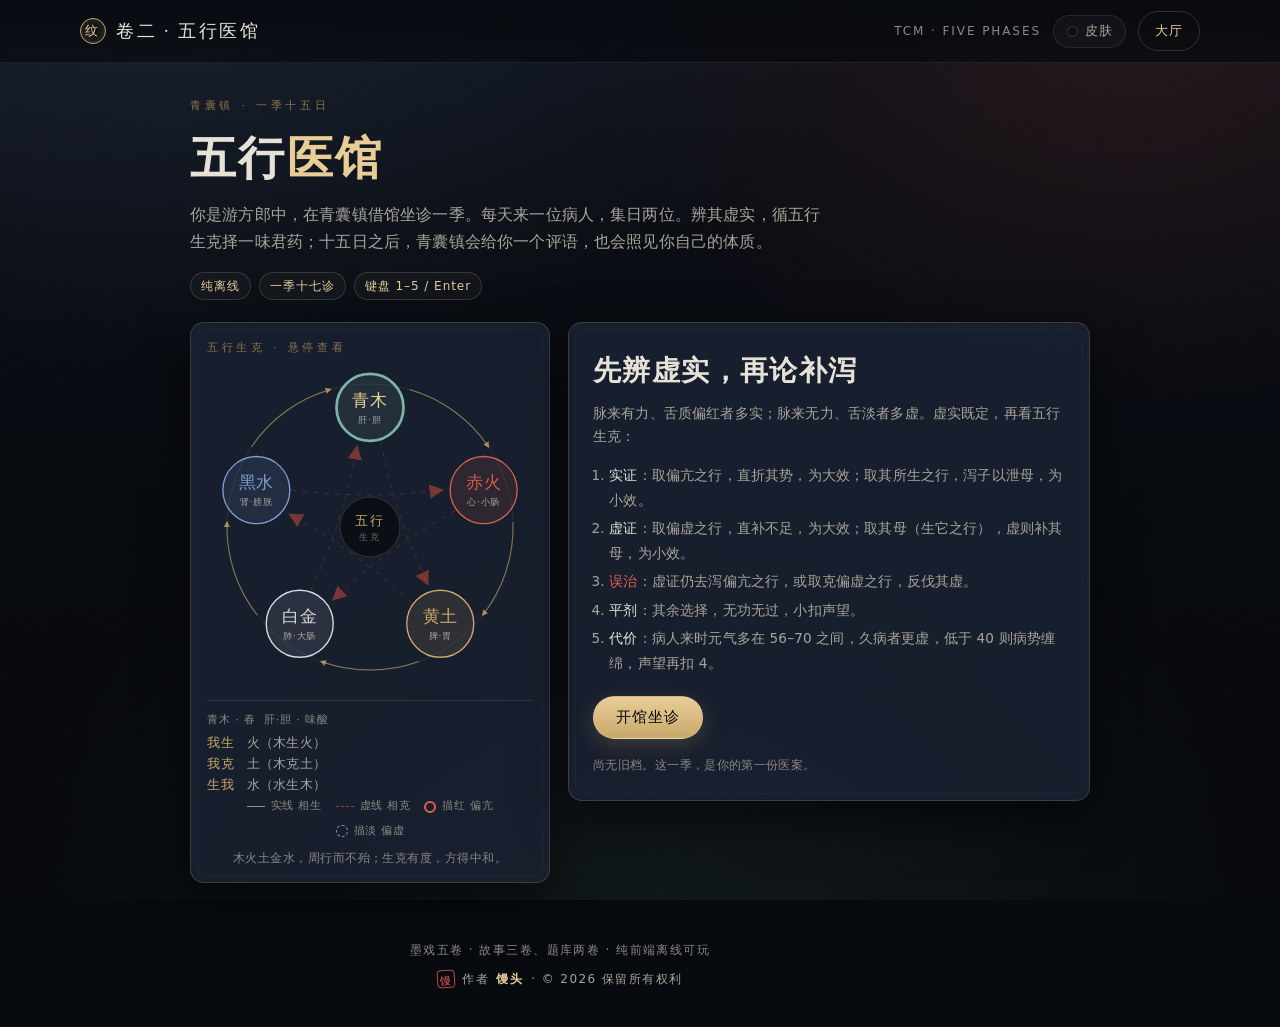
<file: wuxing.html>
<!doctype html>
<html lang="zh-CN">
<head>
<meta charset="utf-8">
<script>try{var t=localStorage.getItem('inkwash.theme');if(t)document.documentElement.dataset.theme=t;}catch(e){}</script>
<meta name="viewport" content="width=device-width, initial-scale=1">
<title>五行医馆 · 卷二 | 墨戏五卷</title>
<meta name="description" content="一季十五日，游方郎中坐诊青囊镇。以木火土金水、相生相克之理配方，照见自己的体质。纯前端离线可玩。">
<link rel="icon" href="data:image/svg+xml,%3Csvg xmlns='http://www.w3.org/2000/svg' viewBox='0 0 64 64'%3E%3Crect width='64' height='64' rx='14' fill='%230b0f16'/%3E%3Ccircle cx='32' cy='32' r='20' fill='none' stroke='%23c9a86a' stroke-width='2'/%3E%3Ccircle cx='32' cy='13' r='4' fill='%23b8473c'/%3E%3Ccircle cx='50' cy='27' r='4' fill='%23c9a86a'/%3E%3Ccircle cx='43' cy='49' r='4' fill='%236fa89a'/%3E%3Ccircle cx='21' cy='49' r='4' fill='%236c8fc4'/%3E%3Ccircle cx='14' cy='27' r='4' fill='%238a744c'/%3E%3C/svg%3E">
<link rel="stylesheet" href="./assets/theme.css">
<style>
  /* ---------- 页内版式 ---------- */
  .game { max-width: 900px; margin: 0 auto; padding: 30px 0 0; }

  /* ---------- 状态栏 ---------- */
  .status {
    display: grid;
    grid-template-columns: 1.35fr 1fr 1fr 0.85fr;
    gap: 10px;
    padding: 15px 18px;
    margin-bottom: 18px;
  }
  .status__cell { min-width: 0; }
  .status__lab {
    display: flex; align-items: center; gap: 8px; flex-wrap: wrap;
    font-size: 11px; letter-spacing: 0.2em; color: var(--text-faint);
    margin-bottom: 5px;
  }
  .status__val {
    display: flex; align-items: baseline; gap: 6px;
    font-family: var(--font-serif); color: var(--text);
    line-height: 1.2; margin-bottom: 8px;
  }
  .status__val b { font-weight: 600; font-size: 21px; letter-spacing: 0.04em; }
  .status__sub { font-size: 11px; color: var(--text-faint); }
  .status__cell--silver .status__val b { color: var(--gold-bright); font-family: var(--font-num); }
  .status__cell--rep .meter > i { background: linear-gradient(90deg, var(--gold-dim), var(--gold-bright)); }
  .status__cell--qi .meter > i { background: linear-gradient(90deg, #4f7d71, var(--jade-bright)); }
  .status .tag { padding: 1px 8px; font-size: 10px; letter-spacing: 0.12em; }

  .tag--cinnabar {
    color: var(--cinnabar-bright);
    border-color: rgba(184, 71, 60, 0.45);
    background: rgba(184, 71, 60, 0.1);
  }

  /* ---------- 诊台布局 ---------- */
  .clinic { display: grid; grid-template-columns: 360px minmax(0, 1fr); gap: 18px; align-items: start; }
  .wheel-panel { padding: 16px 16px 13px; }
  .wheel-panel .eyebrow { margin-bottom: 6px; }
  .wheel-wrap { width: 100%; max-width: 360px; margin: 0 auto; }
  .wheel-svg { display: block; width: 100%; height: auto; touch-action: manipulation; }

  .wx-node { cursor: pointer; }
  .wx-node:focus { outline: none; }
  .wx-node__glyph {
    font-family: var(--font-serif); font-size: 19px; letter-spacing: 0.04em;
    fill: currentColor; pointer-events: none;
  }
  .wx-node__organ {
    font-family: var(--font-sans); font-size: 9.6px; letter-spacing: 0.1em;
    fill: var(--text-dim); pointer-events: none;
  }
  .wx-body { transition: stroke-width 0.18s ease, fill 0.18s ease; }
  .wx-halo { fill: none; opacity: 0; transition: opacity 0.2s ease; pointer-events: none; }

  .wx-node--wood { color: #7fb3a5; }
  .wx-node--wood .wx-body { fill: rgba(127, 179, 165, 0.11); stroke: #7fb3a5; }
  .wx-node--fire { color: #d1604f; }
  .wx-node--fire .wx-body { fill: rgba(209, 96, 79, 0.12); stroke: #d1604f; }
  .wx-node--earth { color: #c9a86a; }
  .wx-node--earth .wx-body { fill: rgba(201, 168, 106, 0.12); stroke: #c9a86a; }
  .wx-node--metal { color: #d7d9dc; }
  .wx-node--metal .wx-body { fill: rgba(215, 217, 220, 0.1); stroke: #d7d9dc; }
  .wx-node--water { color: #7d9ed1; }
  .wx-node--water .wx-body { fill: rgba(125, 158, 209, 0.12); stroke: #7d9ed1; }

  .wx-node:hover .wx-body { stroke-width: 2.6; }
  .wx-node.is-active .wx-body { stroke-width: 3; }
  .wx-node.is-active .wx-node__glyph { fill: var(--gold-bright); }
  .wx-node:focus-visible .wx-halo { opacity: 0.6; stroke: var(--gold-bright); stroke-dasharray: 2 3; }

  /* 亢者描红 / 虚者描淡 */
  .wx-node.is-ex .wx-body {
    stroke: var(--cinnabar-bright);
    stroke-width: 2.4;
    fill: rgba(224, 96, 79, 0.14);
  }
  .wx-node.is-ex .wx-halo {
    opacity: 1; stroke: var(--cinnabar-bright); stroke-width: 2;
    filter: drop-shadow(0 0 6px rgba(224, 96, 79, 0.65));
  }
  .wx-node.is-ex .wx-node__glyph { fill: var(--cinnabar-bright); }
  .wx-node.is-def .wx-body {
    stroke: rgba(230, 226, 216, 0.55);
    stroke-dasharray: 4 4;
    fill: rgba(230, 226, 216, 0.045);
    opacity: 0.8;
  }
  .wx-node.is-def .wx-halo {
    opacity: 0.8; stroke: rgba(230, 226, 216, 0.6);
    stroke-width: 1.2; stroke-dasharray: 3 6;
  }
  .wx-node.is-def .wx-node__glyph { fill: rgba(230, 226, 216, 0.62); }

  .wx-link--sheng { stroke: rgba(201, 168, 106, 0.62); stroke-width: 1.15; fill: none; }
  .wx-link--ke { stroke: rgba(184, 71, 60, 0.38); stroke-width: 1; fill: none; stroke-dasharray: 5 7; }

  .wx-legend {
    display: flex; flex-wrap: wrap; gap: 6px 14px;
    justify-content: center; margin-top: 2px;
    font-size: 11px; color: var(--text-faint); letter-spacing: 0.06em;
  }
  .wx-legend span { display: inline-flex; align-items: center; gap: 6px; }
  .lg { display: inline-block; width: 18px; height: 0; border-top: 1.5px solid transparent; }
  .lg--sheng { border-top-color: rgba(201, 168, 106, 0.8); }
  .lg--ke { border-top-style: dashed; border-top-color: rgba(184, 71, 60, 0.8); }
  .lg--ex { width: 12px; height: 12px; border: 2px solid var(--cinnabar-bright); border-radius: 50%; }
  .lg--def { width: 12px; height: 12px; border: 1px dashed rgba(230, 226, 216, 0.65); border-radius: 50%; }

  .wx-read {
    border-top: 1px solid var(--line-soft);
    margin-top: 10px; padding-top: 10px; min-height: 74px;
  }
  .wx-read__head {
    display: flex; align-items: baseline; gap: 8px;
    font-family: var(--font-serif); font-size: 15px; color: var(--text);
    margin-bottom: 3px;
  }
  .wx-read__head span { font-family: var(--font-sans); font-size: 11px; color: var(--text-faint); letter-spacing: 0.08em; }
  .wx-read__row { display: flex; gap: 8px; font-size: 12.5px; line-height: 1.65; color: var(--text-dim); }
  .wx-read__row b { color: var(--gold); font-weight: 500; min-width: 32px; letter-spacing: 0.08em; }
  .wheel-caption { font-size: 11.5px; color: var(--text-faint); margin: 8px 0 0; text-align: center; letter-spacing: 0.04em; }

  /* ---------- 病人卡 ---------- */
  .patient { padding: 22px 22px 20px; }
  .patient .eyebrow { display: flex; align-items: center; gap: 8px; flex-wrap: wrap; margin-bottom: 10px; }
  .patient__head { display: flex; align-items: baseline; gap: 10px; flex-wrap: wrap; }
  .patient__name { margin: 0; font-size: 27px; letter-spacing: 0.08em; }
  .patient__age { font-size: 12px; color: var(--text-faint); letter-spacing: 0.1em; }
  .patient__row { display: flex; gap: 10px; margin-top: 12px; }
  .patient__label { flex: none; font-size: 12px; color: var(--gold-dim); letter-spacing: 0.2em; padding-top: 2px; }
  .patient__complaint { color: var(--text); font-family: var(--font-serif); font-size: 16.5px; line-height: 1.65; }

  .pulse {
    display: grid; grid-template-columns: auto 1fr; gap: 2px 12px;
    margin-top: 13px; padding: 10px 12px;
    border: 1px solid var(--line-soft); border-left: 2px solid var(--jade);
    border-radius: 8px; background: rgba(111, 168, 154, 0.05);
  }
  .pulse__lab { grid-row: span 2; font-size: 11px; color: var(--jade-bright); letter-spacing: 0.18em; padding-top: 3px; }
  .pulse__txt { font-size: 14px; color: var(--text); letter-spacing: 0.04em; }
  .pulse__hint { font-size: 11px; color: var(--text-faint); letter-spacing: 0.04em; }

  .sx { margin-top: 14px; }
  .sx__lab { font-size: 11px; color: var(--gold-dim); letter-spacing: 0.24em; margin-bottom: 4px; }
  .sx__list { margin: 0; padding: 0; list-style: none; counter-reset: sx; }
  .sx__list li {
    position: relative; padding: 4px 0 4px 24px;
    font-size: 14.5px; color: var(--text-dim); line-height: 1.6;
    counter-increment: sx;
  }
  .sx__list li::before {
    content: counter(sx); position: absolute; left: 0; top: 5px;
    width: 16px; height: 16px; border-radius: 50%;
    border: 1px solid var(--line); color: var(--gold-dim);
    font-size: 9.5px; line-height: 14px; text-align: center;
    font-family: var(--font-num);
  }

  .meds-head { display: flex; align-items: baseline; justify-content: space-between; gap: 10px; margin-top: 18px; }
  .meds-head .eyebrow { margin: 0; }
  .kbd-hint { font-size: 11px; color: var(--text-faint); letter-spacing: 0.08em; }
  .meds { display: grid; grid-template-columns: repeat(5, 1fr); gap: 9px; margin-top: 10px; }

  .med {
    --el: var(--gold);
    position: relative;
    display: flex; flex-direction: column; align-items: center; gap: 1px;
    padding: 12px 5px 11px;
    border: 1px solid var(--w-06);
    border-bottom: 2px solid var(--el);
    border-radius: 11px;
    background: linear-gradient(180deg, var(--el-soft, rgba(201, 168, 106, 0.1)), var(--surface-2));
    color: var(--text); cursor: pointer; font-family: var(--font-sans);
    transition: transform 0.18s ease, border-color 0.18s ease, box-shadow 0.2s ease, opacity 0.18s ease;
    overflow: hidden;
  }
  .med:hover { transform: translateY(-2px); border-color: var(--el); box-shadow: 0 8px 22px rgba(0, 0, 0, 0.38), inset 0 0 22px var(--el-soft, transparent); }
  .med:focus-visible { outline: 2px solid var(--el); outline-offset: 2px; }
  .med[disabled] { opacity: 0.4; cursor: default; transform: none; box-shadow: none; }
  .med.is-picked { opacity: 1; border-color: var(--el); box-shadow: 0 0 0 3px var(--el-soft, transparent), inset 0 0 26px var(--el-soft, transparent); }
  .med__no {
    position: absolute; top: 5px; right: 8px;
    font-family: var(--font-num); font-size: 10px; color: var(--text-faint);
  }
  .med__glyph { font-family: var(--font-serif); font-size: 29px; line-height: 1.12; color: var(--el); }
  .med__color { font-size: 10.5px; color: var(--text-dim); letter-spacing: 0.08em; }
  .med__action { font-size: 11.5px; color: var(--text); letter-spacing: 0.08em; }
  .med__organ { font-size: 9.5px; color: var(--text-faint); letter-spacing: 0.04em; }

  .med--wood { --el: #7fb3a5; --el-soft: rgba(127, 179, 165, 0.14); }
  .med--fire { --el: #d1604f; --el-soft: rgba(209, 96, 79, 0.14); }
  .med--earth { --el: #c9a86a; --el-soft: rgba(201, 168, 106, 0.14); }
  .med--metal { --el: #d7d9dc; --el-soft: rgba(215, 217, 220, 0.1); }
  .med--water { --el: #7d9ed1; --el-soft: rgba(125, 158, 209, 0.14); }

  .meds-note { font-size: 11.5px; color: var(--text-faint); margin: 12px 0 0; letter-spacing: 0.03em; }

  /* ---------- 结算 ---------- */
  .result { padding: 26px; }
  .verdict { display: flex; align-items: baseline; gap: 16px; flex-wrap: wrap; }
  .verdict__label { font-family: var(--font-serif); font-size: 46px; line-height: 1.1; letter-spacing: 0.1em; }
  .verdict__sub { font-size: 13px; letter-spacing: 0.18em; color: var(--text-faint); }
  .verdict--great .verdict__label { color: var(--jade-bright); }
  .verdict--minor .verdict__label { color: var(--gold-bright); }
  .verdict--plain .verdict__label { color: var(--text-dim); }
  .verdict--error .verdict__label { color: var(--cinnabar-bright); }

  .result__pattern { display: flex; flex-wrap: wrap; gap: 8px; margin-top: 14px; }
  .result__facts { margin: 14px 0 0; font-size: 14.5px; color: var(--text-dim); }
  .result__facts b { color: var(--text); font-weight: 500; }

  .deltas { display: grid; grid-template-columns: repeat(3, 1fr); gap: 10px; margin-top: 18px; }
  .delta { border: 1px solid var(--line-soft); border-radius: 9px; padding: 10px 12px; background: var(--w-01); }
  .delta__lab { font-size: 10.5px; letter-spacing: 0.18em; color: var(--text-faint); }
  .delta__val { font-family: var(--font-num); font-size: 22px; line-height: 1.25; color: var(--text); }
  .delta__val.up { color: var(--jade-bright); }
  .delta__val.down { color: var(--cinnabar-bright); }
  .delta__sub { font-size: 10.5px; color: var(--text-faint); }
  .qi-meter { margin-top: 4px; }
  .qi-meter .bar { height: 5px; }

  .lingering {
    margin-top: 12px; padding: 8px 12px;
    border: 1px dashed rgba(184, 71, 60, 0.5); border-radius: 8px;
    font-size: 12.5px; color: var(--cinnabar-bright);
    background: rgba(184, 71, 60, 0.07); letter-spacing: 0.04em;
  }

  .comment {
    margin-top: 18px; padding: 12px 0 0 16px;
    border-left: 2px solid var(--line); 
  }
  .comment__mark { font-size: 10.5px; letter-spacing: 0.24em; color: var(--gold-dim); }
  .comment p { margin: 4px 0 0; font-family: var(--font-serif); font-size: 16.5px; line-height: 1.75; color: var(--text); }

  .result__foot { display: flex; align-items: center; gap: 14px; flex-wrap: wrap; margin-top: 22px; }
  .result__hint { font-size: 11.5px; color: var(--text-faint); letter-spacing: 0.06em; }

  /* ---------- 日结 ---------- */
  .summary { padding: 26px; }
  .review { padding: 18px 0 4px; border-top: 1px solid var(--line-soft); }
  .review:first-of-type { border-top: 0; padding-top: 8px; }
  .review__head { display: flex; align-items: center; gap: 8px; flex-wrap: wrap; margin-bottom: 10px; }
  .review__name { font-family: var(--font-serif); font-size: 19px; letter-spacing: 0.06em; }
  .review__verdict { font-size: 12px; letter-spacing: 0.14em; }
  .review__verdict.great { color: var(--jade-bright); }
  .review__verdict.minor { color: var(--gold-bright); }
  .review__verdict.plain { color: var(--text-dim); }
  .review__verdict.error { color: var(--cinnabar-bright); }

  .fangjie { display: grid; gap: 7px; }
  .fangjie__row { display: grid; grid-template-columns: 46px 1fr; gap: 10px; align-items: start; }
  .fangjie__lab { font-size: 10.5px; letter-spacing: 0.2em; color: var(--gold-dim); padding-top: 4px; }
  .fangjie__txt { font-size: 13.6px; line-height: 1.75; color: var(--text-dim); }
  .fangjie__txt b { color: var(--text); font-weight: 500; }
  .fangjie__txt .you { color: var(--gold-bright); }

  .insight {
    margin-top: 18px; padding: 14px 16px;
    border: 1px solid var(--line-soft); border-radius: 9px;
    background: rgba(201, 168, 106, 0.045);
  }
  .insight__lab { font-size: 10.5px; letter-spacing: 0.24em; color: var(--gold-dim); margin-bottom: 3px; }
  .insight p { margin: 0; font-family: var(--font-serif); font-size: 14.5px; line-height: 1.8; color: var(--text-dim); }

  .day-net {
    display: flex; flex-wrap: wrap; gap: 8px 18px; align-items: baseline;
    margin-top: 16px; padding-top: 12px; border-top: 1px dashed var(--line-soft);
    font-size: 12.5px; color: var(--text-faint);
  }
  .day-net b { font-family: var(--font-num); font-size: 15px; color: var(--text); font-weight: 500; }

  .summary__foot { display: flex; align-items: center; gap: 14px; flex-wrap: wrap; margin-top: 20px; }

  /* ---------- 开场 ---------- */
  .landing-head { padding: 4px 0 22px; }
  .landing-head h1 { margin: 0 0 12px; }
  .landing-head h1 em { font-style: normal; color: var(--gold-bright); }
  .landing-head .lead { font-size: 16px; max-width: 640px; color: var(--text-dim); }
  .hero__meta { display: flex; flex-wrap: wrap; gap: 8px; margin-top: 16px; }
  .landing__grid { display: grid; grid-template-columns: 360px minmax(0, 1fr); gap: 18px; align-items: start; }
  .landing__intro { padding: 24px; }
  .landing__intro h2 { margin-bottom: 6px; }
  .landing__intro > p { font-size: 13.8px; }
  .rules { margin: 12px 0 0; padding-left: 1.2em; color: var(--text-dim); font-size: 13.6px; line-height: 1.85; }
  .rules li { margin: 3px 0; }
  .rules b { color: var(--text); font-weight: 500; }
  .rules .jade { color: var(--jade-bright); }
  .rules .cinnabar { color: var(--cinnabar-bright); }

  .actions { display: flex; flex-wrap: wrap; gap: 10px; margin-top: 20px; }
  .save-box {
    margin-top: 18px; padding: 12px 14px;
    border: 1px dashed var(--line); border-radius: 9px;
    background: rgba(201, 168, 106, 0.04);
    font-size: 12.5px; color: var(--text-dim);
  }
  .save-box strong { color: var(--gold-bright); font-weight: 500; }
  .save-box .actions { margin-top: 10px; }
  .best-line { margin-top: 16px; font-size: 12px; color: var(--text-faint); letter-spacing: 0.03em; }
  .best-line b { color: var(--gold); font-weight: 500; }

  /* ---------- 季末 ---------- */
  .end { padding: 26px; }
  .rating-hero { display: grid; grid-template-columns: auto 1fr; gap: 26px; align-items: center; }
  .seal {
    width: 116px; height: 116px; border-radius: 50%;
    border: 1px solid rgba(201, 168, 106, 0.5);
    display: grid; place-items: center; text-align: center;
    font-family: var(--font-serif); font-size: 29px; letter-spacing: 0.12em;
    color: var(--gold-bright);
    box-shadow: inset 0 0 30px rgba(201, 168, 106, 0.16), 0 0 30px rgba(0, 0, 0, 0.35);
    position: relative;
  }
  .seal::after {
    content: ""; position: absolute; inset: 7px; border-radius: 50%;
    border: 1px solid rgba(201, 168, 106, 0.2);
  }
  .rating-hero h1 { margin: 0 0 8px; }
  .rating-hero h1 small { font-family: var(--font-sans); font-size: 12px; letter-spacing: 0.24em; color: var(--text-faint); vertical-align: middle; margin-left: 10px; }
  .verdict-text { margin: 0; font-family: var(--font-serif); font-size: 15.5px; line-height: 1.9; color: var(--text-dim); }

  .stats-grid { display: grid; grid-template-columns: repeat(auto-fit, minmax(104px, 1fr)); gap: 9px; }
  .stat-tile { border: 1px solid var(--line-soft); border-radius: 9px; padding: 11px 12px; background: var(--w-01); }
  .stat-tile b { display: block; font-family: var(--font-num); font-size: 21px; font-weight: 500; color: var(--text); line-height: 1.3; }
  .stat-tile span { font-size: 10.5px; letter-spacing: 0.16em; color: var(--text-faint); }
  .stat-tile.alert b { color: var(--cinnabar-bright); }

  .constitution h2 { margin-top: 0; }
  .constitution .body-line { font-size: 14.5px; line-height: 1.8; color: var(--text-dim); }
  .constitution .body-line b { color: var(--gold-bright); font-weight: 500; }

  .pref-chart { display: grid; gap: 5px; margin: 14px 0 4px; }
  .pref-row { display: grid; grid-template-columns: 58px 1fr 52px; align-items: center; gap: 10px; font-size: 12.5px; }
  .pref-row .pref-name { color: var(--text-dim); letter-spacing: 0.08em; }
  .pref-row .pref-name i { font-style: normal; color: var(--text-faint); font-size: 10.5px; }
  .pref-row .bar > i { background: var(--el, var(--gold)); }
  .pref-row .pref-num { text-align: right; color: var(--text-faint); font-family: var(--font-num); font-size: 12px; }

  .advice { display: grid; gap: 9px; margin-top: 14px; }
  .advice__row { display: grid; grid-template-columns: 46px 1fr; gap: 10px; align-items: start; }
  .advice__lab {
    font-size: 10.5px; letter-spacing: 0.16em; text-align: center;
    color: var(--gold); border: 1px solid var(--line);
    border-radius: 999px; padding: 2px 0; margin-top: 2px;
  }
  .advice__txt { font-size: 13.4px; line-height: 1.75; color: var(--text-dim); }
  .advice__txt b { color: var(--text); font-weight: 500; }

  .records { list-style: none; margin: 0; padding: 0; display: grid; gap: 2px; }
  .records li {
    display: flex; flex-wrap: wrap; align-items: baseline; gap: 4px 12px;
    padding: 8px 0; border-bottom: 1px dashed var(--line-soft);
    font-size: 12.5px; color: var(--text-faint);
  }
  .records li:last-child { border-bottom: 0; }
  .records .rec-rank { font-family: var(--font-serif); font-size: 14px; color: var(--gold); letter-spacing: 0.08em; min-width: 40px; }
  .records .rec-main { color: var(--text-dim); }
  .records .rec-date { margin-left: auto; font-family: var(--font-num); }
  .records li.is-now .rec-rank { color: var(--jade-bright); }
  .records li.is-now::after { content: "本季"; font-size: 10px; color: var(--jade); border: 1px solid rgba(111, 168, 154, 0.4); border-radius: 999px; padding: 0 7px; }

  .end-actions { display: flex; flex-wrap: wrap; gap: 10px; margin-top: 18px; }

  .screen-note { font-size: 12px; color: var(--text-faint); }

  @media (max-width: 820px) {
    .clinic, .landing__grid { grid-template-columns: 1fr; }
    .landing__grid .wheel-panel { order: 2; }
  }
  @media (max-width: 760px) {
    .meds { grid-template-columns: repeat(3, 1fr); }
    .med__glyph { font-size: 26px; }
  }
  @media (max-width: 640px) {
    .game { padding-top: 20px; }
    .status { grid-template-columns: 1fr 1fr; padding: 12px 14px; gap: 12px 10px; }
    .status__val b { font-size: 19px; }
    .clinic { gap: 14px; }
    .result, .summary, .end, .landing__intro { padding: 18px; }
    .verdict__label { font-size: 38px; }
    .rating-hero { grid-template-columns: 1fr; justify-items: center; text-align: center; gap: 16px; }
    .seal { width: 100px; height: 100px; font-size: 25px; }
    .rating-hero h1 small { display: block; margin: 6px 0 0; }
    .verdict-text { text-align: left; }
    .deltas { grid-template-columns: 1fr 1fr; }
    .delta:first-child { grid-column: span 2; }
    .fangjie__row { grid-template-columns: 38px 1fr; }
    .landing-head .lead { font-size: 14.5px; }
    .end-actions .btn, .actions .btn { flex: 1 1 auto; }
  }
  @media (max-width: 380px) {
    .meds { grid-template-columns: repeat(2, 1fr); }
    .med__glyph { font-size: 25px; }
    .wx-node__organ { font-size: 10.5px; }
    .patient__name { font-size: 24px; }
  }
</style>
  <meta name="color-scheme" content="dark">
  <meta name="theme-color" content="#0b0f16">
  <meta property="og:type" content="website">
  <meta property="og:title" content="五行医馆 · 中医五行 · 墨戏五卷">
  <meta property="og:description" content="一季十五日，游方郎中坐诊青囊镇。以木火土金水、相生相克之理配方，照见自身体质。">
  <meta name="twitter:card" content="summary">
</head>
<body>

<header class="topbar" data-chrome="topbar"></header>

<main class="wrap">
  <div class="game" id="app"></div>
</main>

<footer class="foot" data-chrome="footer"></footer>

<script src="./assets/common.js"></script>
<script>
(function () {
  'use strict';

  const { qs, qsa, el, store, rand, clamp, fmt, toast } = DSHG;

  DSHG.mountChrome({ title: '卷二 · 五行医馆', meta: 'TCM · FIVE PHASES' });

  /* ============================================================
     一、常量
     ============================================================ */

  const DAYS = 15;
  const QI0 = 70;
  const START_REP = 40;
  const START_SILVER = 30;
  const SVGNS = 'http://www.w3.org/2000/svg';

  const ELEMS = [
    { key: 'wood', name: '木', color: '青', organ: '肝·胆', taste: '酸', action: '疏肝', phase: '春' },
    { key: 'fire', name: '火', color: '赤', organ: '心·小肠', taste: '苦', action: '清心', phase: '夏' },
    { key: 'earth', name: '土', color: '黄', organ: '脾·胃', taste: '甘', action: '健脾', phase: '长夏' },
    { key: 'metal', name: '金', color: '白', organ: '肺·大肠', taste: '辛', action: '宣肺', phase: '秋' },
    { key: 'water', name: '水', color: '黑', organ: '肾·膀胱', taste: '咸', action: '补肾', phase: '冬' }
  ];

  // 相生：木→火→土→金→水→木；相克：木→土→水→火→金→木
  const GEN = [1, 2, 3, 4, 0];
  const CTRL = [2, 3, 4, 0, 1];
  const MOTHER = [4, 0, 1, 2, 3];      // 生我之行
  const CHILD = GEN;                    // 我生之行

  const VERDICTS = {
    great: { label: '大效', qi: 18, rep: 10, silver: 12 },
    minor: { label: '小效', qi: 8, rep: 4, silver: 8 },
    plain: { label: '平剂', qi: 2, rep: -2, silver: 4 },
    error: { label: '误治', qi: -16, rep: -8, silver: 0 }
  };

  const RANK = { '医圣': 4, '良医': 3, '游医': 2, '庸医': 1 };

  /* ---------- 证候模板池（按行取用） ---------- */

  // 六套固定的证候模板：决定三条症候如何从「偏亢」「偏虚」两侧取用，
  // 具体字句再按五行之行选取；同一天两位病人不重复同一套模板。
  const TPL = [
    ['ex', 'ex', 'def'], // 一、亢象为主，虚象为兼
    ['ex', 'def', 'ex'], // 二、亢虚并见，以亢起笔
    ['def', 'ex', 'ex'], // 三、虚象为主，亢象在后
    ['ex', 'def', 'def'], // 四、亢为标，虚为本
    ['def', 'def', 'ex'], // 五、虚象两见，兼示亢象
    ['def', 'ex', 'def']  // 六、虚实交错
  ];

  const EX_SYM = [
    ['胁下胀满，善太息', '头胀目赤，烦躁易怒', '嗳气频频，胸胁不舒', '眩晕耳鸣，口苦咽干'],
    ['心悸而烦，夜寐不安', '口舌生疮，舌尖红赤', '面赤烘热，心烦不宁', '小便短赤，尿道灼热'],
    ['脘腹胀满，按之疼痛', '嗳腐吞酸，厌食油腻', '大便黏滞，臭秽不爽', '口黏口甜，渴不欲饮'],
    ['咳嗽气粗，痰黄黏稠', '胸痛胸闷，咳引胁痛', '咽喉肿痛，鼻塞涕黄', '恶寒发热，无汗而喘'],
    ['腰膝冷痛，下肢浮肿', '小便不利，少腹胀满', '头晕耳鸣，耳中如潮', '畏寒喜暖，夜尿频多']
  ];

  const DEF_SYM = [
    ['视物昏花，爪甲不荣', '肢体麻木，筋脉拘急', '夜寐多梦，遇事易惊', '眼干涩痛，不耐久视'],
    ['心悸怔忡，动则尤甚', '失眠健忘，面色少华', '畏寒肢冷，心胸闷痛', '自汗气短，神疲乏力'],
    ['纳呆便溏，四肢困重', '食后腹胀，倦怠乏力', '面色萎黄，少气懒言', '腹部隐痛，喜温喜按'],
    ['干咳少痰，咽干鼻燥', '气短声低，动则汗出', '易感外邪，喷嚏清涕', '咳声低弱，痰白清稀'],
    ['腰膝酸软，眩晕耳鸣', '五心烦热，夜间盗汗', '发脱齿摇，健忘少寐', '口干咽燥，小便短少']
  ];

  const EX_COMPLAINT = [
    ['两胁胀痛，情绪不遂已半月', '头目胀痛，性急易怒', '胸闷嗳气，食后尤甚'],
    ['心悸阵作，夜不能安', '口舌反复生疮，心烦', '面赤烘热，汗出而烦'],
    ['胃脘胀痛，嗳气泛酸', '腹满而痛，大便不畅', '口黏纳呆，食后胀甚'],
    ['咳嗽痰多，胸闷气促', '咽痛鼻塞，咳痰黄稠', '恶寒发热，咳喘并作'],
    ['腰膝冷痛，遇寒加重', '下肢浮肿，小便不利', '夜尿频多，畏寒喜暖']
  ];

  const DEF_COMPLAINT = [
    ['两眼干涩，视物模糊', '肢体麻木，夜寐多梦', '头晕目眩，遇劳加重'],
    ['心悸气短，动则汗出', '失眠多梦，精神不振', '胸闷隐痛，畏寒肢冷'],
    ['纳呆食少，大便稀溏', '食后腹胀，倦怠无力', '面色萎黄，四肢困重'],
    ['干咳无痰，咽干口燥', '气短懒言，容易感冒', '咳声低微，痰白清稀'],
    ['腰膝酸软，头晕耳鸣', '夜尿频多，神疲乏力', '五心烦热，夜间盗汗']
  ];

  const PULSE = {
    '实': ['脉弦而有力，舌边偏红', '脉洪数有力，舌尖红', '脉滑实，舌苔厚腻', '脉浮紧而实，苔薄黄', '脉沉实，舌质偏黯'],
    '虚': ['脉细弦无力，舌淡少苔', '脉沉细弱，舌淡尖白', '脉缓弱，舌淡胖有齿痕', '脉虚细，舌淡苔薄白', '脉沉细无力，舌淡胖，苔白滑']
  };

  const NAMES = [
    '陈砚秋', '沈知微', '王阿婆', '柳三娘', '周仲平', '顾青禾', '赵守拙', '林小满',
    '苏采芝', '韩子渊', '吴敬堂', '郑阿宝', '冯四娘', '何书远', '唐婉', '谢云生',
    '曹阿公', '许听雨', '罗大川', '高四妹', '蒋文山', '秦阿婆', '尤敬之', '程九',
    '吕青囊', '方子衡', '杜若', '邵梅', '崔怀仁', '严冬生', '薛半夏', '白芦'
  ];

  const NOTES = [
    '《难经·六十九难》云「虚者补其母，实者泻其子」。五行生克不只是说理，落到用药上，就是先辨虚实，再定补泻的方向。',
    '《金匮要略》说「见肝之病，知肝传脾，当先实脾」。木旺必克土，先在脾上留一手，这便是治未病的意思。',
    '《素问·至真要大论》讲「谨守病机，各司其属」。寒热虚实各归其属，方药才有落处，不可见咳止咳、见痛止痛。',
    '《神农本草经》序例说「药有君臣佐使，以相宣摄合和」。一剂方里，君药定方向，余药只是佐助与约束。',
    '《素问·脏气法时论》有「肝苦急，急食甘以缓之」；肝欲散，则以辛散之、以酸泻之。五味之用，皆从脏气所苦所欲来。',
    '《伤寒论》教人「观其脉证，知犯何逆，随证治之」。脉与证相合才敢下药，单凭一个症状最容易误事。',
    '《难经·七十七难》说「见肝之病，则知肝当传之于脾，故先实其脾气」。与《金匮》互参，可知上工治未病。',
    '五行有生有克，生是资养，克是约束。只生不克则亢，只克不生则衰，医家调的是这个分寸。',
    '《素问·阴阳应象大论》以酸苦甘辛咸配木火土金水：酸生肝、苦生心、甘生脾、辛生肺、咸生肾。五味入五脏，不可偏嗜。',
    '《灵枢·本神》说要「审五脏之病形，以知其气之虚实，谨而调之」。虚实既明，补泻才有下手处。'
  ];

  const CARE = [
    {
      sleep: '子时（23–1 点）前入睡，让肝血归藏；长期熬夜晚睡，先伤的是筋与目。',
      diet: '少酒、少辛辣，可用枸杞、桑葚与深绿色叶菜；情绪郁结时，别拿甜食当解药。',
      hour: '丑时（1–3 点）肝经当令，务必熟睡；白天可在巳时起身舒展，别整日久坐。'
    },
    {
      sleep: '尽量 23 点前入睡，睡前半小时离开屏幕；心阴不足的人，尤忌夜间剧烈运动。',
      diet: '少浓茶、咖啡与烈酒；可适量莲子、小米、百合，心火偏盛时用莲子心代茶，不宜久服。',
      hour: '午时（11–13 点）心经当令，小憩二十分钟即可，久睡反令气机不畅。'
    },
    {
      sleep: '三餐定时比补品要紧，晚饭不过饱，睡前一小时不再进食。',
      diet: '少生冷、甜腻与冰饮，主食不可偏废；山药、小米、南瓜煮粥，细嚼慢咽。',
      hour: '辰时（7–9 点）胃经当令，早饭不可省；巳时（9–11 点）脾经当令，饭后缓行百步。'
    },
    {
      sleep: '早睡以养肺阴，卧室保持湿润；秋燥时节尤忌熬夜。',
      diet: '少烟酒、烧烤与过辣；百合、银耳、梨、白萝卜可常食，煲汤比生冷更宜。',
      hour: '寅时（3–5 点）肺经当令，咳喘易在此时发作，注意保暖；清晨可做缓慢深呼吸。'
    },
    {
      sleep: '23 点前入睡，避免长期熬夜耗伤肾精；冬季宜早卧晚起，待日光而作。',
      diet: '少过咸与重口味，饮水少量多次；黑豆、核桃、木耳可适量，不必迷信单一补品。',
      hour: '酉时（17–19 点）肾经当令，宜稍事休息，不宜此时剧烈运动；久坐者每小时起身一次。'
    }
  ];

  const TREND = [
    '木主疏泄，喜条达而恶抑郁。你下药先想到开郁柔肝，遇气机不畅之证多半应手；只是疏泄太过也耗阴血，别把「疏」当成唯一解法。',
    '火主温煦，为阳中之太阳。你惯于从心火入手，善治烦热与神志不宁；但火易耗气伤阴，清降之外还要记得顾护心阴。',
    '土主运化，为气血生化之源。你用药多从脾胃立论，稳当而少险；但土性壅滞，健脾之余也要防补得过腻、碍了气机。',
    '金主肃降，司呼吸而行水。你重视宣肃肺气，遇表证与痰咳思路清楚；只是肺为娇脏，辛散太过反伤津液，宜中病即止。',
    '水主封藏，为先天之本。你下药偏于温养与固摄，善治腰膝与二便之证；但水易泛滥，补的同时也要留意气化与通利。'
  ];

  const RATING_TEXT = {
    '医圣': '一季十七诊，指下分明，方中肯綮。你不逐症而治，能循生克之序：见木旺先虑克土，遇火虚知取木母。青囊镇父老相传，说来了个读得懂脉的郎中。医之为道，至此可称圣手。',
    '良医': '一季下来，辨证多能中的，偶有迟疑，也不失分寸。你已懂得虚则补其母、实则泻其子，只是临证尚欠一眼定夺的果断。再坐几季，指下自会生出一份从容。',
    '游医': '医路初开，胆气有余而法度未熟。你时能一击中的，也常在不该泻的时候泻了，或于该补之时绕了远路。所幸肯听脉、肯复案，把每一则误治记下，便是长进。',
    '庸医': '这一季，方子开得急，脉却看得浅。虚证误泻、实证犹疑，病家元气耗在你手里，声望也随之折损。医道不怕慢，怕的是不知错；回去把生克与虚实再理一遍，明年重来。'
  };

  /* ============================================================
     二、状态
     ============================================================ */

  const app = qs('#app');
  let state = { mode: 'landing' };
  let savedGame = null;
  let readIdx = 0;

  function newStats() {
    return {
      reputation: START_REP,
      silver: START_SILVER,
      seen: 0,
      qiSum: 0,
      great: 0,
      minor: 0,
      plain: 0,
      errors: 0,
      prefs: [0, 0, 0, 0, 0],
      errByElem: [0, 0, 0, 0, 0]
    };
  }

  function plus(n) {
    return n >= 0 ? '+' + n : '−' + Math.abs(n);
  }

  function pct(n) {
    return Math.round(n * 100) + '%';
  }

  /* ============================================================
     三、病例生成
     ============================================================ */

  function isCase(c) {
    return !!c && typeof c.name === 'string' &&
      typeof c.age === 'number' &&
      (c.type === '实' || c.type === '虚') &&
      Number.isInteger(c.ex) && c.ex >= 0 && c.ex < 5 &&
      Number.isInteger(c.def) && c.def >= 0 && c.def < 5 &&
      c.ex !== c.def &&
      Array.isArray(c.symptoms) && c.symptoms.length === 3 &&
      typeof c.pulse === 'string' &&
      typeof c.complaint === 'string';
  }

  function isResult(r) {
    return !!r &&
      Number.isInteger(r.pick) && r.pick >= 0 && r.pick < 5 &&
      !!VERDICTS[r.verdict] &&
      Number.isFinite(r.qi) &&
      typeof r.lingering === 'boolean' &&
      Number.isFinite(r.repDelta) &&
      Number.isFinite(r.silverDelta) &&
      Number.isFinite(r.qiDelta) &&
      typeof r.note === 'string';
  }

  function isResultEntry(item) {
    return !!item && isCase(item.patient) && isResult(item.result);
  }

  function makeCase(usedTpl) {
    const ex = rand.int(0, 4);
    // 从其余四行中等概率取偏虚之行，天然与偏亢之行不同
    const def = (ex + rand.int(1, 4)) % 5;

    const type = rand.chance(0.5) ? '实' : '虚';

    let tplIdx = rand.int(0, TPL.length - 1);
    let guard = 0;
    while (usedTpl.indexOf(tplIdx) !== -1 && guard < 40) {
      tplIdx = rand.int(0, TPL.length - 1);
      guard += 1;
    }
    usedTpl.push(tplIdx);

    const order = TPL[tplIdx];
    const taken = [];
    const symptoms = order.map(function (src) {
      const pool = src === 'ex' ? EX_SYM[ex] : DEF_SYM[def];
      let line = rand.pick(pool);
      let tries = 0;
      while (taken.indexOf(line) !== -1 && tries < 30) {
        line = rand.pick(pool);
        tries += 1;
      }
      taken.push(line);
      return line;
    });

    const avail = NAMES.filter(function (n) { return state.usedNames.indexOf(n) === -1; });
    const name = avail.length ? rand.pick(avail) : rand.pick(NAMES);
    state.usedNames.push(name);

    const primary = type === '实' ? ex : def;
    const complaint = rand.pick(type === '实' ? EX_COMPLAINT[ex] : DEF_COMPLAINT[def]);

    return {
      name: name,
      age: rand.int(18, 76),
      type: type,
      ex: ex,
      def: def,
      complaint: complaint,
      pulse: PULSE[type][primary],
      symptoms: symptoms,
      tpl: tplIdx,
      // 久病者来时才 56 上下，新病者尚有 70；误治一次就可能跌进「病势缠绵」。
      qi0: rand.int(56, 70)
    };
  }

  function makeDay(day) {
    const count = (day === 5 || day === 10) ? 2 : 1;
    const usedTpl = [];
    const list = [];
    for (let i = 0; i < count; i += 1) {
      list.push(makeCase(usedTpl));
    }
    return list;
  }

  /* ============================================================
     四、判定
     ============================================================ */

  /**
   * 按规则判定。虚证的「误治」优先于小效：
   * 若所取之行正是偏亢之行，或恰能克制偏虚之行，即为误治；
   * 否则再论直补（大效）与补母（小效）。
   */
  function judge(type, ex, def, pick) {
    if (type === '实') {
      if (pick === ex) return 'great';
      if (pick === CHILD[ex]) return 'minor';
      return 'plain';
    }
    if (pick === ex) return 'error';
    if (CTRL[pick] === def) return 'error';
    if (pick === def) return 'great';
    if (pick === MOTHER[def]) return 'minor';
    return 'plain';
  }

  function methodLabel(c, pick, verdict) {
    if (verdict === 'great') return c.type === '实' ? '直折其亢' : '直补不足';
    if (verdict === 'minor') return c.type === '实' ? '泻子以泄母' : '虚则补其母';
    if (verdict === 'plain') return '平和无功';
    return pick === c.ex ? '虚证误泻' : '反伐其虚';
  }

  function makeNote(c, pick, verdict) {
    const pn = ELEMS[pick].name;
    const en = ELEMS[c.ex].name;
    const dn = ELEMS[c.def].name;

    if (verdict === 'great') {
      if (c.type === '实') {
        return '你用了' + pn + '，病人是' + en + '行偏亢。直折其有余，一剂而亢势得平，脉转柔和，此为上工之举。';
      }
      return '你用了' + pn + '，病人是' + dn + '行偏虚。直补其不足，虚得所养，脉象渐起，四肢亦觉有力。';
    }
    if (verdict === 'minor') {
      if (c.type === '实') {
        return '你用了' + pn + '，病人是' + en + '行偏亢。实则泻其子，借' + pn + '以泄' + en + '势，虽非直折，理路却正。';
      }
      return '你用了' + pn + '，病人是' + dn + '行偏虚。虚则补其母，从' + pn + '缓图其本，效虽不速，法度不差。';
    }
    if (verdict === 'plain') {
      return '你用了' + pn + '，病人是' + en + '行偏亢、' + dn + '行偏虚。方虽平和，未中病机，只算无功无过。';
    }
    if (pick === c.ex) {
      return '你用了' + pn + '，病人是' + en + '行偏亢、' + dn + '行偏虚。虚证仍去泻' + en + '，虚其虚也，病势必增。';
    }
    return '你用了' + pn + '，病人是' + dn + '行偏虚。' + pn + '行克' + dn + '，反伐其不足，虚者愈虚，病势加重。';
  }

  function relationText(c) {
    const en = ELEMS[c.ex].name;
    const dn = ELEMS[c.def].name;
    let rel = '';
    if (GEN[c.ex] === c.def) {
      rel = en + '生' + dn + '，' + en + '气偏亢则耗散于' + dn + '，' + dn + '受纳不及，遂见不足，此属母病及子。';
    } else if (GEN[c.def] === c.ex) {
      rel = dn + '生' + en + '，' + en + '亢则盗' + dn + '之气，子盗母气，' + dn + '因虚。';
    } else if (CTRL[c.ex] === c.def) {
      rel = en + '克' + dn + '，' + en + '旺则乘' + dn + '，' + dn + '受克而虚，此属相乘。';
    } else {
      rel = dn + '本克' + en + '，今' + dn + '虚而' + en + '亢，' + en + '反侮' + dn + '，此属相侮。';
    }
    return '此证' + en + '行偏亢、' + dn + '行偏虚，属' + c.type + '证。' + rel;
  }

  function methodText(c) {
    const en = ELEMS[c.ex].name;
    const dn = ELEMS[c.def].name;
    if (c.type === '实') {
      const ch = ELEMS[CHILD[c.ex]];
      return '实则泻其子，法当取' + ch.name + '行（' + ch.taste + '味）为君，以泄' + en + '之势；若直折' + en + '行，亦为正治。';
    }
    const mo = ELEMS[MOTHER[c.def]];
    return '虚则补其母，法当取' + mo.name + '行（' + mo.taste + '味）为君，或直补' + dn + '行，使虚处得养。';
  }

  function applyText(c, pick, verdict) {
    const pn = ELEMS[pick].name;
    const en = ELEMS[c.ex].name;
    const dn = ELEMS[c.def].name;
    if (verdict === 'great') {
      return c.type === '实'
        ? '你取' + pn + '，直折' + en + '之亢，故为大效。'
        : '你取' + pn + '，直补' + dn + '之不足，故为大效。';
    }
    if (verdict === 'minor') {
      return c.type === '实'
        ? '你取' + pn + '，泻子以泄母，故为小效。'
        : '你取' + pn + '，补母以生子，故为小效。';
    }
    if (verdict === 'plain') {
      return '你取' + pn + '，既未折' + en + '之亢，也未补' + dn + '之虚，故为平剂。';
    }
    if (pick === c.ex) {
      return '你取' + pn + '；' + en + '已偏亢、' + dn + '已不足，仍泻' + pn + '，是虚其虚，故为误治。';
    }
    return '你取' + pn + '；' + pn + '行克' + dn + '，反伐其不足，故为误治。';
  }

  /* ============================================================
     五、存档
     ============================================================ */

  function persist() {
    if (!state || state.mode !== 'play') return;
    store.set('wuxing.save', {
      v: 1,
      state: {
        day: state.day,
        patients: state.patients,
        patientIndex: state.patientIndex,
        phase: state.phase,
        results: state.results,
        lastResult: state.lastResult,
        stats: state.stats,
        usedNames: state.usedNames
      }
    });
  }

  function readSave() {
    const raw = store.get('wuxing.save', null);
    if (!raw || typeof raw !== 'object' || raw.v !== 1 || !raw.state) return null;
    const st = raw.state;
    try {
      if (!Number.isInteger(st.day) || st.day < 1 || st.day > DAYS) return null;
      const expected = (st.day === 5 || st.day === 10) ? 2 : 1;
      if (!Array.isArray(st.patients) || st.patients.length !== expected) return null;
      if (!Number.isInteger(st.patientIndex) || st.patientIndex < 0 || st.patientIndex >= st.patients.length) return null;
      if (['consult', 'result', 'summary'].indexOf(st.phase) === -1) return null;
      if (!st.patients.every(isCase)) return null;
      if (!Array.isArray(st.results) || !st.results.every(isResultEntry)) return null;
      if (st.phase === 'result' && (!isResult(st.lastResult) || !st.results.length)) return null;
      if (st.phase !== 'result' && st.lastResult && !isResult(st.lastResult)) return null;
      if (!st.stats || !Number.isFinite(st.stats.reputation) || !Number.isFinite(st.stats.silver)) return null;

      const defaults = newStats();
      const stats = Object.assign({}, defaults, st.stats);
      stats.prefs = (Array.isArray(st.stats.prefs) && st.stats.prefs.length === 5) ? st.stats.prefs.slice() : defaults.prefs;
      stats.errByElem = (Array.isArray(st.stats.errByElem) && st.stats.errByElem.length === 5) ? st.stats.errByElem.slice() : defaults.errByElem;
      if (!stats.prefs.every(Number.isFinite)) stats.prefs = defaults.prefs.slice();
      if (!stats.errByElem.every(Number.isFinite)) stats.errByElem = defaults.errByElem.slice();
      ['seen', 'qiSum', 'great', 'minor', 'plain', 'errors'].forEach(function (k) {
        if (!Number.isFinite(stats[k])) stats[k] = defaults[k];
      });
      stats.reputation = clamp(stats.reputation, 0, 100);
      stats.silver = Math.max(0, stats.silver);
      stats.qiSum = Math.max(0, stats.qiSum);

      return {
        mode: 'play',
        day: st.day,
        patients: st.patients,
        patientIndex: st.patientIndex,
        phase: st.phase,
        results: st.results,
        lastResult: st.lastResult || null,
        stats: stats,
        usedNames: Array.isArray(st.usedNames) ? st.usedNames : [],
        locked: false
      };
    } catch (err) {
      return null;
    }
  }

  function loadRecords() {
    const raw = store.get('wuxing.records', []);
    if (!Array.isArray(raw)) return [];
    return raw.filter(function (r) {
      return r && typeof r === 'object' && typeof r.rating === 'string' && RANK[r.rating];
    });
  }

  function sortRecords(list) {
    return list.slice().sort(function (a, b) {
      return (RANK[b.rating] || 0) - (RANK[a.rating] || 0) ||
        (b.reputation || 0) - (a.reputation || 0) ||
        (b.cureRate || 0) - (a.cureRate || 0) ||
        (a.errors || 0) - (b.errors || 0);
    }).slice(0, 10);
  }

  function todayLabel() {
    const d = new Date();
    return d.getFullYear() + '.' + String(d.getMonth() + 1).padStart(2, '0') + '.' + String(d.getDate()).padStart(2, '0');
  }

  /* ============================================================
     六、流程
     ============================================================ */

  function startSeason() {
    state = {
      mode: 'play',
      day: 1,
      patients: [],
      patientIndex: 0,
      phase: 'consult',
      results: [],
      lastResult: null,
      stats: newStats(),
      usedNames: [],
      locked: false
    };
    savedGame = null;
    readIdx = 0;
    state.patients = makeDay(1);
    persist();
    render();
    scrollTop();
  }

  function resumeSeason() {
    if (!savedGame) return;
    state = savedGame;
    state.mode = 'play';
    state.locked = false;
    savedGame = null;
    readIdx = 0;
    persist();
    render();
    scrollTop();
  }

  function settle(pick) {
    if (!state || state.mode !== 'play' || state.phase !== 'consult' || state.locked) return;
    const c = state.patients[state.patientIndex];
    if (!c || typeof pick !== 'number') return;

    state.locked = true;
    const verdict = judge(c.type, c.ex, c.def, pick);
    const v = VERDICTS[verdict];
    const qi = clamp((c.qi0 || QI0) + v.qi, 0, 100);
    const lingering = qi < 40;

    qsa('.med', app).forEach(function (b) {
      b.disabled = true;
      if (Number(b.dataset.pick) === pick) b.classList.add('is-picked');
    });

    window.setTimeout(function () {
      if (!state || state.mode !== 'play' || state.phase !== 'consult') return;
      commitTreatment(c, pick, verdict, qi, lingering);
    }, 360);
  }

  function commitTreatment(c, pick, verdict, qi, lingering) {
    const v = VERDICTS[verdict];
    const stats = state.stats;
    const repDelta = v.rep + (lingering ? -4 : 0);

    stats.reputation = clamp(stats.reputation + repDelta, 0, 100);
    stats.silver = Math.max(0, stats.silver + v.silver);
    stats.seen += 1;
    stats.qiSum += qi;
    stats.prefs[pick] += 1;

    if (verdict === 'error') {
      stats.errors += 1;
      stats.errByElem[pick] += 1;
    } else if (verdict === 'great') {
      stats.great += 1;
    } else if (verdict === 'minor') {
      stats.minor += 1;
    } else {
      stats.plain += 1;
    }

    const result = {
      pick: pick,
      verdict: verdict,
      qi: qi,
      lingering: lingering,
      repDelta: repDelta,
      silverDelta: v.silver,
      qiDelta: v.qi,
      note: makeNote(c, pick, verdict)
    };

    state.results.push({ patient: c, result: result });
    state.lastResult = result;
    state.phase = 'result';
    state.locked = false;
    persist();
    render();
    scrollTop();
  }

  function continueFromResult() {
    if (!state || state.mode !== 'play' || state.phase !== 'result') return;
    if (state.patientIndex + 1 < state.patients.length) {
      state.patientIndex += 1;
      state.phase = 'consult';
      state.lastResult = null;
      state.locked = false;
      persist();
      render();
      scrollTop();
    } else {
      state.phase = 'summary';
      state.locked = false;
      persist();
      render();
      scrollTop();
    }
  }

  function nextDay() {
    if (!state || state.mode !== 'play' || state.phase !== 'summary') return;
    if (state.day >= DAYS) {
      endSeason();
      return;
    }
    state.day += 1;
    state.patients = makeDay(state.day);
    state.patientIndex = 0;
    state.results = [];
    state.lastResult = null;
    state.phase = 'consult';
    state.locked = false;
    persist();
    render();
    scrollTop();
    if (state.day === 5 || state.day === 10) toast('今日集日，两位病人，先诊一位再诊一位');
  }

  function pickRating(stats) {
    const seen = stats.seen || 1;
    const rate = (stats.great + stats.minor) / seen;
    if (stats.errors === 0 && rate >= 0.85 && stats.reputation >= 75) return '医圣';
    if (stats.errors <= 2 && rate >= 0.6) return '良医';
    if (rate >= 0.35 || stats.errors <= 3) return '游医';
    return '庸医';
  }

  function determineConstitution(prefs, errs) {
    let max = Math.max.apply(null, prefs);
    let cand = [];
    for (let i = 0; i < 5; i += 1) if (prefs[i] === max) cand.push(i);
    const tied = cand.length > 1;
    if (tied) {
      let minErr = Math.min.apply(null, cand.map(function (i) { return errs[i]; }));
      cand = cand.filter(function (i) { return errs[i] === minErr; });
    }
    return { idx: cand[0], counts: prefs.slice(), tied: tied };
  }

  function endSeason() {
    const stats = JSON.parse(JSON.stringify(state.stats));
    const seen = stats.seen || 1;
    const cureRate = (stats.great + stats.minor) / seen;
    const rating = pickRating(stats);
    const cons = determineConstitution(stats.prefs, stats.errByElem);
    const record = {
      id: String(Date.now()) + '-' + Math.random().toString(36).slice(2, 7),
      date: todayLabel(),
      rating: rating,
      reputation: stats.reputation,
      cureRate: Math.round(cureRate * 100),
      errors: stats.errors,
      constitution: ELEMS[cons.idx].name
    };
    const records = sortRecords(loadRecords().concat([record]));
    store.set('wuxing.records', records);
    store.del('wuxing.save');

    state.mode = 'end';
    state.locked = false;
    state.endData = {
      rating: rating,
      cureRate: cureRate,
      stats: stats,
      constitution: cons,
      records: records,
      recordId: record.id
    };
    render();
    scrollTop();
  }

  /* ============================================================
     七、渲染：公共部件
     ============================================================ */

  function render() {
    if (!app) return;
    app.innerHTML = '';
    let node;
    if (state.mode === 'landing') node = viewLanding();
    else if (state.mode === 'end') node = viewEnd();
    else node = viewPlay();
    if (!node) node = el('div', { class: 'panel', text: '页面状态异常，请刷新重试。' });
    node.classList.add('screen');
    app.appendChild(node);
  }

  function scrollTop() {
    try { window.scrollTo({ top: 0, behavior: 'smooth' }); }
    catch (err) { try { window.scrollTo(0, 0); } catch (e2) {} }
  }

  function sv(tag, attrs, children) {
    const node = document.createElementNS(SVGNS, tag);
    if (attrs) {
      Object.keys(attrs).forEach(function (k) {
        const v = attrs[k];
        if (v === undefined || v === null) return;
        node.setAttribute(k, v);
      });
    }
    const list = children === undefined ? [] : (Array.isArray(children) ? children : [children]);
    list.forEach(function (c) {
      if (c === null || c === undefined) return;
      node.appendChild(typeof c === 'string' || typeof c === 'number'
        ? document.createTextNode(String(c)) : c);
    });
    return node;
  }

  function statusBar() {
    const s = state.stats;
    const avg = s.seen ? s.qiSum / s.seen : 0;
    const dayPct = state.day / DAYS * 100;
    const fair = state.day === 5 || state.day === 10;

    return el('div', { class: 'status panel panel--flat', 'aria-label': '行医状态' }, [
      el('div', { class: 'status__cell status__cell--day' }, [
        el('div', { class: 'status__lab' }, [
          el('span', { text: '日次' }),
          fair ? el('span', { class: 'tag tag--cinnabar', text: '集日' }) : null
        ]),
        el('div', { class: 'status__val' }, [
          el('b', { text: '第 ' + state.day + ' 天' }),
          el('span', { class: 'status__sub', text: '/ ' + DAYS })
        ]),
        el('div', { class: 'meter' }, [el('i', { style: { width: dayPct + '%' } })])
      ]),
      el('div', { class: 'status__cell status__cell--qi' }, [
        el('div', { class: 'status__lab' }, [el('span', { text: '元气均值' })]),
        el('div', { class: 'status__val' }, [
          el('b', { text: s.seen ? String(Math.round(avg)) : '—' }),
          el('span', { class: 'status__sub', text: '/ 100' })
        ]),
        el('div', { class: 'meter' }, [el('i', { style: { width: (s.seen ? avg : 0) + '%' } })])
      ]),
      el('div', { class: 'status__cell status__cell--rep' }, [
        el('div', { class: 'status__lab' }, [el('span', { text: '声望' })]),
        el('div', { class: 'status__val' }, [
          el('b', { class: 'num', text: String(s.reputation) }),
          el('span', { class: 'status__sub', text: '/ 100' })
        ]),
        el('div', { class: 'meter' }, [el('i', { style: { width: s.reputation + '%' } })])
      ]),
      el('div', { class: 'status__cell status__cell--silver' }, [
        el('div', { class: 'status__lab' }, [el('span', { text: '银两' })]),
        el('div', { class: 'status__val' }, [
          el('b', { class: 'num', text: fmt(s.silver) }),
          el('span', { class: 'status__sub', text: '两' })
        ])
      ])
    ]);
  }

  /* ============================================================
     八、五行圆盘
     ============================================================ */

  const CX = 180;
  const CY = 180;
  const R = 132;
  const NR = 37;
  const ANG = [-90, -18, 54, 126, 198];

  function pointAt(radius, deg) {
    const rad = deg * Math.PI / 180;
    return [CX + radius * Math.cos(rad), CY + radius * Math.sin(rad)];
  }

  function readRows(idx) {
    const e = ELEMS[idx];
    const child = ELEMS[CHILD[idx]];
    const ctrl = ELEMS[CTRL[idx]];
    const mother = ELEMS[MOTHER[idx]];
    return [
      el('div', { class: 'wx-read__head' }, [
        el('span', { text: e.color + e.name + ' · ' + e.phase }),
        el('span', { text: e.organ + ' · 味' + e.taste })
      ]),
      el('div', { class: 'wx-read__row' }, [el('b', { text: '我生' }), el('span', { text: child.name + '（' + e.name + '生' + child.name + '）' })]),
      el('div', { class: 'wx-read__row' }, [el('b', { text: '我克' }), el('span', { text: ctrl.name + '（' + e.name + '克' + ctrl.name + '）' })]),
      el('div', { class: 'wx-read__row' }, [el('b', { text: '生我' }), el('span', { text: mother.name + '（' + mother.name + '生' + e.name + '）' })])
    ];
  }

  function setRead(idx) {
    readIdx = idx;
    const box = qs('#wx-read');
    if (box) box.replaceChildren.apply(box, readRows(idx));
    qsa('.wx-node', app).forEach(function (n) {
      n.classList.toggle('is-active', Number(n.getAttribute('data-i')) === idx);
    });
  }

  function buildWheel(ex, def) {
    const svg = sv('svg', {
      viewBox: '0 0 360 360',
      class: 'wheel-svg',
      role: 'img',
      'aria-label': '五行相生相克圆盘，实线为相生，虚线为相克，描红为偏亢，描淡为偏虚'
    });

    const defs = sv('defs', null, [
      sv('marker', {
        id: 'wx-arrow-sheng', viewBox: '0 0 10 10', refX: '8', refY: '5',
        markerWidth: '6', markerHeight: '6', orient: 'auto'
      }, [sv('path', { d: 'M0 0 L10 5 L0 10 z', fill: '#c9a86a', opacity: '0.75' })]),
      sv('marker', {
        id: 'wx-arrow-ke', viewBox: '0 0 10 10', refX: '8', refY: '5',
        markerWidth: '16', markerHeight: '16', orient: 'auto'
      }, [sv('path', { d: 'M0 0 L10 5 L0 10 z', fill: '#b8473c', opacity: '0.6' })])
    ]);
    svg.appendChild(defs);

    svg.appendChild(sv('circle', {
      cx: CX, cy: CY, r: R + 26,
      fill: 'none', stroke: 'rgba(201,168,106,0.13)', 'stroke-width': '1'
    }));

    // 相克：虚线弦
    for (let i = 0; i < 5; i += 1) {
      const t = CTRL[i];
      const pa = pointAt(R, ANG[i]);
      const pb = pointAt(R, ANG[t]);
      const dx = pb[0] - pa[0];
      const dy = pb[1] - pa[1];
      const len = Math.sqrt(dx * dx + dy * dy) || 1;
      const ux = dx / len;
      const uy = dy / len;
      const sx = pa[0] + ux * (NR + 2);
      const sy = pa[1] + uy * (NR + 2);
      const exx = pb[0] - ux * (NR + 10);
      const eyy = pb[1] - uy * (NR + 10);
      const mx = ((sx + exx) / 2) * 0.74 + CX * 0.26;
      const my = ((sy + eyy) / 2) * 0.74 + CY * 0.26;
      svg.appendChild(sv('path', {
        d: 'M ' + sx.toFixed(1) + ' ' + sy.toFixed(1) + ' Q ' + mx.toFixed(1) + ' ' + my.toFixed(1) + ' ' + exx.toFixed(1) + ' ' + eyy.toFixed(1),
        class: 'wx-link--ke',
        'marker-end': 'url(#wx-arrow-ke)'
      }));
    }

    // 相生：外环实线弧
    for (let i = 0; i < 5; i += 1) {
      const a1 = ANG[i] + 16;
      const a2 = ANG[i] + 56;
      const p1 = pointAt(R + 26, a1);
      const p2 = pointAt(R + 26, a2);
      svg.appendChild(sv('path', {
        d: 'M ' + p1[0].toFixed(1) + ' ' + p1[1].toFixed(1) +
          ' A ' + (R + 26) + ' ' + (R + 26) + ' 0 0 1 ' + p2[0].toFixed(1) + ' ' + p2[1].toFixed(1),
        class: 'wx-link--sheng',
        'marker-end': 'url(#wx-arrow-sheng)'
      }));
    }

    // 中心
    svg.appendChild(sv('circle', {
      cx: CX, cy: CY, r: 33, fill: '#0a0e15',
      stroke: 'rgba(201,168,106,0.22)', 'stroke-width': '1'
    }));
    svg.appendChild(sv('text', {
      x: CX, y: CY - 2, 'text-anchor': 'middle',
      'font-family': '"Songti SC", "STSong", "SimSun", Georgia, serif', 'font-size': '14', fill: '#c9a86a', 'letter-spacing': '2'
    }, ['五行']));
    svg.appendChild(sv('text', {
      x: CX, y: CY + 14, 'text-anchor': 'middle',
      'font-family': '"PingFang SC", "Microsoft YaHei", sans-serif', 'font-size': '9.5', fill: '#6f6b64', 'letter-spacing': '2'
    }, ['生克']));

    // 五格
    for (let i = 0; i < 5; i += 1) {
      const p = pointAt(R, ANG[i]);
      const cls = ['wx-node', 'wx-node--' + ELEMS[i].key];
      if (i === ex) cls.push('is-ex');
      if (i === def) cls.push('is-def');
      if (i === readIdx) cls.push('is-active');

      const g = sv('g', {
        class: cls.join(' '),
        transform: 'translate(' + p[0].toFixed(1) + ' ' + p[1].toFixed(1) + ')',
        tabindex: '0',
        role: 'button',
        'data-i': String(i),
        'aria-label': ELEMS[i].color + ELEMS[i].name + '，' + ELEMS[i].organ + '，味' + ELEMS[i].taste +
          (i === ex ? '，偏亢' : '') + (i === def ? '，偏虚' : '')
      }, [
        sv('title', null, [ELEMS[i].color + ELEMS[i].name + ' · ' + ELEMS[i].organ + ' · 味' + ELEMS[i].taste]),
        sv('circle', { class: 'wx-halo', r: NR + 7 }),
        sv('circle', { class: 'wx-body', r: NR, 'stroke-width': '1.5' }),
        sv('text', { class: 'wx-node__glyph', y: '-2', 'text-anchor': 'middle' }, [ELEMS[i].color + ELEMS[i].name]),
        sv('text', { class: 'wx-node__organ', y: '17', 'text-anchor': 'middle' }, [ELEMS[i].organ])
      ]);

      g.addEventListener('pointerenter', function () { setRead(i); });
      g.addEventListener('focus', function () { setRead(i); });
      g.addEventListener('click', function (ev) {
        ev.preventDefault();
        setRead(i);
      });
      g.addEventListener('keydown', function (ev) {
        if (ev.key === 'Enter' || ev.key === ' ') {
          ev.preventDefault();
          setRead(i);
        }
      });
      svg.appendChild(g);
    }

    const readBox = el('div', { class: 'wx-read', id: 'wx-read' });
    readBox.replaceChildren.apply(readBox, readRows(readIdx));

    const legend = el('div', { class: 'wx-legend' }, [
      el('span', null, [el('i', { class: 'lg lg--sheng' }), '实线 相生']),
      el('span', null, [el('i', { class: 'lg lg--ke' }), '虚线 相克']),
      el('span', null, [el('i', { class: 'lg lg--ex' }), '描红 偏亢']),
      el('span', null, [el('i', { class: 'lg lg--def' }), '描淡 偏虚'])
    ]);

    return el('div', { class: 'wheel-wrap' }, [svg, readBox, legend]);
  }

  function wheelPanel(c) {
    const panel = el('section', { class: 'panel wheel-panel' }, [
      el('div', { class: 'eyebrow', text: '五行生克 · 悬停查看' }),
      buildWheel(c ? c.ex : -1, c ? c.def : -1)
    ]);
    panel.appendChild(el('p', {
      class: 'wheel-caption',
      text: c ? '描红为当日偏亢之行，描淡为偏虚之行；先定虚实，再择君臣。' : '木火土金水，周行而不殆；生克有度，方得中和。'
    }));
    return panel;
  }

  /* ============================================================
     九、渲染：行医
     ============================================================ */

  function viewPlay() {
    const wrap = el('div', { class: 'play' });
    wrap.appendChild(statusBar());
    if (state.phase === 'consult') wrap.appendChild(viewConsult());
    else if (state.phase === 'result') wrap.appendChild(viewResult());
    else wrap.appendChild(viewSummary());
    return wrap;
  }

  function medButton(e, i) {
    const b = el('button', {
      class: 'med med--' + e.key,
      type: 'button',
      title: e.name + ' · ' + e.taste + ' · ' + e.action,
      'aria-label': '君药：' + e.name + '行，味' + e.taste + '，' + e.action
    }, [
      el('span', { class: 'med__no', text: String(i + 1) }),
      el('span', { class: 'med__glyph', text: e.name }),
      el('span', { class: 'med__color', text: e.color + ' · 味' + e.taste }),
      el('span', { class: 'med__action', text: e.action }),
      el('span', { class: 'med__organ', text: e.organ })
    ]);
    b.dataset.pick = String(i);
    b.addEventListener('click', function () { settle(i); });
    return b;
  }

  function viewConsult() {
    const c = state.patients[state.patientIndex];
    if (!c) {
      return el('section', { class: 'panel' }, [
        el('h2', { text: '病案散佚' }),
        el('p', { text: '这一日的病案已不可读，只能另开一季了。' }),
        el('button', { class: 'btn', type: 'button', text: '另开一季', onclick: startSeason })
      ]);
    }
    const multi = state.patients.length > 1;

    const card = el('section', { class: 'panel patient' }, [
      el('div', { class: 'eyebrow' }, [
        el('span', { text: '第 ' + state.day + ' 天 · 第 ' + (state.patientIndex + 1) + ' 诊' }),
        multi ? el('span', { class: 'tag tag--cinnabar', text: '集日' }) : null
      ]),
      el('div', { class: 'patient__head' }, [
        el('h2', { class: 'patient__name', text: c.name }),
        el('span', { class: 'patient__age', text: c.age + ' 岁' })
      ]),
      el('div', { class: 'patient__row' }, [
        el('span', { class: 'patient__label', text: '主诉' }),
        el('span', { class: 'patient__complaint', text: '「' + c.complaint + '。」' })
      ]),
      el('div', { class: 'pulse' }, [
        el('div', { class: 'pulse__lab', text: '舌 · 脉' }),
        el('div', { class: 'pulse__txt', text: c.pulse }),
        el('div', { class: 'pulse__hint', text: '脉症合参，先辨虚实。' })
      ]),
      el('div', { class: 'sx' }, [
        el('div', { class: 'sx__lab', text: '症候' }),
        el('ol', { class: 'sx__list' }, c.symptoms.map(function (s) { return el('li', { text: s }); }))
      ]),
      el('div', { class: 'meds-head' }, [
        el('span', { class: 'eyebrow', text: '药柜 · 择一味君药' }),
        el('span', { class: 'kbd-hint', text: '按 1–5 快选' })
      ]),
      el('div', { class: 'meds' }, ELEMS.map(function (e, i) { return medButton(e, i); })),
      el('p', { class: 'meds-note', text: '实者泻之，虚者补之；虚实不明，平剂最是无功。' })
    ]);

    return el('div', { class: 'clinic' }, [wheelPanel(c), card]);
  }

  function deltaCell(label, value, sub, tone) {
    return el('div', { class: 'delta' }, [
      el('div', { class: 'delta__lab', text: label }),
      el('div', { class: 'delta__val' + (tone ? ' ' + tone : ''), text: value }),
      el('div', { class: 'delta__sub', text: sub })
    ]);
  }

  function viewResult() {
    const c = state.patients[state.patientIndex];
    const r = state.lastResult;
    if (!c || !r) return viewSummary();

    const m = VERDICTS[r.verdict];
    const e = ELEMS[r.pick];
    const exN = ELEMS[c.ex].name;
    const defN = ELEMS[c.def].name;
    const isLast = state.patientIndex + 1 >= state.patients.length;

    const qiBar = el('div', { class: 'bar' }, [
      el('i', { style: { width: r.qi + '%', background: r.qi >= 60 ? 'linear-gradient(90deg,#4f7d71,var(--jade-bright))' : 'linear-gradient(90deg,#7a3a33,var(--cinnabar-bright))' } })
    ]);

    const deltas = el('div', { class: 'deltas' }, [
      el('div', { class: 'delta' }, [
        el('div', { class: 'delta__lab', text: '病人元气' }),
        el('div', { class: 'delta__val ' + (r.qiDelta >= 0 ? 'up' : 'down'), text: String(r.qi) }),
        el('div', { class: 'delta__sub', text: QI0 + ' 起，' + plus(r.qiDelta) }),
        el('div', { class: 'qi-meter' }, [qiBar])
      ]),
      deltaCell('声望', plus(r.repDelta), r.lingering ? '含缠绵 −4' : '按判定增减', r.repDelta >= 0 ? 'up' : 'down'),
      deltaCell('银两', plus(r.silverDelta), '诊金', r.silverDelta > 0 ? 'up' : '')
    ]);

    const children = [
      el('div', { class: 'verdict verdict--' + r.verdict }, [
        el('div', { class: 'verdict__label', text: m.label }),
        el('div', { class: 'verdict__sub', text: methodLabel(c, r.pick, r.verdict) })
      ]),
      el('div', { class: 'result__pattern' }, [
        el('span', { class: 'tag', text: c.name + ' · ' + c.age + ' 岁' }),
        el('span', { class: 'tag', text: c.type + '证' }),
        el('span', { class: 'tag', text: '君药 ' + e.name + ' · 味' + e.taste })
      ]),
      el('p', { class: 'result__facts' }, [
        '病人 ', el('b', { text: exN + '行偏亢' }), '、', el('b', { text: defN + '行偏虚' }),
        '；你取 ', el('b', { text: e.name + '行（' + e.color + '，味' + e.taste + '）' }), '。'
      ]),
      deltas
    ];

    if (r.lingering) {
      children.push(el('div', { class: 'lingering', text: '病势缠绵：病人元气已低于 40，声望额外 −4。' }));
    }

    children.push(el('div', { class: 'comment' }, [
      el('span', { class: 'comment__mark', text: '点评' }),
      el('p', { text: r.note })
    ]));

    children.push(el('div', { class: 'result__foot' }, [
      el('button', {
        class: 'btn', type: 'button',
        text: isLast ? '今日小结' : '下一位病人',
        onclick: continueFromResult
      }),
      el('span', { class: 'result__hint', text: 'Enter 继续' })
    ]));

    return el('section', { class: 'panel result', role: 'status' }, children);
  }

  function viewSummary() {
    const results = state.results || [];
    const isLastDay = state.day >= DAYS;
    let netRep = 0;
    let netSilver = 0;
    let qiSum = 0;

    const reviews = results.map(function (item) {
      const c = item.patient;
      const r = item.result;
      netRep += r.repDelta;
      netSilver += r.silverDelta;
      qiSum += r.qi;
      const m = VERDICTS[r.verdict];
      const exN = ELEMS[c.ex].name;
      const defN = ELEMS[c.def].name;

      const fangjie = [
        el('div', { class: 'fangjie__row' }, [
          el('span', { class: 'fangjie__lab', text: '病机' }),
          el('span', { class: 'fangjie__txt', text: relationText(c) })
        ]),
        el('div', { class: 'fangjie__row' }, [
          el('span', { class: 'fangjie__lab', text: '治法' }),
          el('span', { class: 'fangjie__txt', text: methodText(c) })
        ]),
        el('div', { class: 'fangjie__row' }, [
          el('span', { class: 'fangjie__lab', text: '用药' }),
          el('span', { class: 'fangjie__txt' }, [
            el('span', { class: 'you', text: applyText(c, r.pick, r.verdict) }),
            r.lingering ? ' 病家元气仅 ' + r.qi + '，已入病势缠绵之境。' : ''
          ])
        ])
      ];

      return el('article', { class: 'review' }, [
        el('div', { class: 'review__head' }, [
          el('span', { class: 'review__name', text: c.name }),
          el('span', { class: 'tag', text: c.age + ' 岁 · ' + c.type + '证' }),
          el('span', { class: 'review__verdict ' + r.verdict, text: m.label + ' · ' + methodLabel(c, r.pick, r.verdict) }),
          el('span', { class: 'tag', text: exN + '亢 / ' + defN + '虚' })
        ]),
        el('div', { class: 'fangjie' }, fangjie)
      ]);
    });

    if (!reviews.length) {
      reviews.push(el('p', { class: 'dim', text: '今日没有留下完整医案。' }));
    }

    const avgQi = results.length ? Math.round(qiSum / results.length) : 0;
    const note = NOTES[(state.day - 1) % NOTES.length];

    return el('section', { class: 'panel summary' }, [
      el('div', { class: 'eyebrow' }, [
        el('span', { text: '第 ' + state.day + ' 天 · 今日小结' }),
        state.patients.length > 1 ? el('span', { class: 'tag tag--cinnabar', text: '集日' }) : null
      ]),
      el('h2', { text: '方解' }),
      ...reviews,
      el('div', { class: 'day-net' }, [
        el('span', null, ['今日声望 ', el('b', { class: netRep >= 0 ? 'jade' : 'cinnabar', text: plus(netRep) })]),
        el('span', null, ['银两 ', el('b', { text: plus(netSilver) })]),
        el('span', null, ['元气均值 ', el('b', { text: String(avgQi) })]),
        el('span', { class: 'faint', text: results.length + ' 诊' })
      ]),
      el('div', { class: 'insight' }, [
        el('div', { class: 'insight__lab', text: '医案小识' }),
        el('p', { text: note })
      ]),
      el('div', { class: 'summary__foot' }, [
        el('button', {
          class: 'btn' + (isLastDay ? ' btn--cinnabar' : ''),
          type: 'button',
          text: isLastDay ? '季末结算' : '次日',
          onclick: nextDay
        }),
        el('span', { class: 'result__hint', text: isLastDay ? 'Enter 结算' : 'Enter 进入下一日' })
      ])
    ]);
  }

  /* ============================================================
     十、渲染：开场
     ============================================================ */

  function phaseText(phase) {
    if (phase === 'consult') return '候诊中';
    if (phase === 'result') return '待续诊';
    return '待翻日';
  }

  function viewLanding() {
    const records = sortRecords(loadRecords());
    const best = records[0] || null;

    const head = el('div', { class: 'landing-head fade-up' }, [
      el('div', { class: 'eyebrow', text: '青囊镇 · 一季十五日' }),
      el('h1', null, ['五行', el('em', { text: '医馆' })]),
      el('p', { class: 'lead', text: '你是游方郎中，在青囊镇借馆坐诊一季。每天来一位病人，集日两位。辨其虚实，循五行生克择一味君药；十五日之后，青囊镇会给你一个评语，也会照见你自己的体质。' }),
      el('div', { class: 'hero__meta' }, [
        el('span', { class: 'tag', text: '纯离线' }),
        el('span', { class: 'tag', text: '一季十七诊' }),
        el('span', { class: 'tag', text: '键盘 1–5 / Enter' })
      ])
    ]);

    const intro = el('section', { class: 'panel landing__intro fade-up' }, [
      el('h2', { text: '先辨虚实，再论补泻' }),
      el('p', { text: '脉来有力、舌质偏红者多实；脉来无力、舌淡者多虚。虚实既定，再看五行生克：' }),
      el('ol', { class: 'rules' }, [
        el('li', null, [el('b', { text: '实证' }), '：取偏亢之行，直折其势，为大效；取其所生之行，泻子以泄母，为小效。']),
        el('li', null, [el('b', { text: '虚证' }), '：取偏虚之行，直补不足，为大效；取其母（生它之行），虚则补其母，为小效。']),
        el('li', null, [el('b', { class: 'cinnabar', text: '误治' }), '：虚证仍去泻偏亢之行，或取克偏虚之行，反伐其虚。']),
        el('li', null, [el('b', { text: '平剂' }), '：其余选择，无功无过，小扣声望。']),
        el('li', null, [el('b', { text: '代价' }), '：病人来时元气多在 56–70 之间，久病者更虚，低于 40 则病势缠绵，声望再扣 4。'])
      ]),
      savedGame ? el('div', { class: 'save-box' }, [
        el('div', null, [
          '发现旧档：', el('strong', { text: '第 ' + savedGame.day + ' 天' }),
          ' · ' + phaseText(savedGame.phase) + ' · 声望 ' + savedGame.stats.reputation
        ]),
        el('div', { class: 'actions' }, [
          el('button', {
            class: 'btn', type: 'button',
            text: '续诊（第 ' + savedGame.day + ' 天）',
            onclick: resumeSeason
          }),
          el('button', {
            class: 'btn btn--ghost', type: 'button', text: '另开一季',
            onclick: function (ev) { discardAndStart(ev.currentTarget); }
          })
        ])
      ]) : el('div', { class: 'actions' }, [
        el('button', { class: 'btn', type: 'button', text: '开馆坐诊', onclick: startSeason })
      ]),
      best ? el('div', { class: 'best-line' }, [
        '历史最佳：', el('b', { text: best.rating }),
        ' · 治愈率 ' + (best.cureRate || 0) + '% · 误治 ' + (best.errors || 0) + ' 次 · 声望 ' + (best.reputation || 0),
        best.constitution ? ' · ' + best.constitution + '行体质' : ''
      ]) : el('div', { class: 'best-line', text: '尚无旧档。这一季，是你的第一份医案。' })
    ]);

    return el('div', null, [head, el('div', { class: 'landing__grid' }, [wheelPanel(null), intro])]);
  }

  function discardAndStart(btn) {
    if (!savedGame) { startSeason(); return; }
    if (btn.dataset.armed === '1') { startSeason(); return; }
    btn.dataset.armed = '1';
    btn.textContent = '再点一次，弃旧档';
    window.setTimeout(function () {
      if (btn && btn.isConnected) {
        btn.dataset.armed = '0';
        btn.textContent = '另开一季';
      }
    }, 2800);
  }

  /* ============================================================
     十一、渲染：季末
     ============================================================ */

  function viewEnd() {
    const data = state.endData;
    if (!data) return viewLanding();
    const st = data.stats;
    const avg = st.seen ? Math.round(st.qiSum / st.seen) : 0;
    const cons = data.constitution;
    const e = ELEMS[cons.idx];
    const total = st.seen || 1;
    const share = Math.round(cons.counts[cons.idx] / total * 100);

    const tiles = [
      ['接诊', String(st.seen), ''],
      ['大效', String(st.great), ''],
      ['小效', String(st.minor), ''],
      ['平剂', String(st.plain), ''],
      ['误治', String(st.errors), st.errors > 0 ? 'alert' : ''],
      ['治愈率', pct(data.cureRate), ''],
      ['元气均值', String(avg), ''],
      ['声望', String(st.reputation), ''],
      ['银两', String(st.silver), '']
    ].map(function (t) {
      return el('div', { class: 'stat-tile' + (t[2] ? ' ' + t[2] : '') }, [
        el('b', { text: t[1] }),
        el('span', { text: t[0] })
      ]);
    });

    const prefColors = ['#7fb3a5', '#d1604f', '#c9a86a', '#d7d9dc', '#7d9ed1'];
    const prefRows = ELEMS.map(function (elDef, i) {
      const max = Math.max.apply(null, cons.counts) || 1;
      return el('div', { class: 'pref-row' }, [
        el('span', { class: 'pref-name' }, [elDef.name, ' ', el('i', { text: elDef.organ })]),
        el('div', { class: 'bar' }, [
          el('i', { style: { width: (cons.counts[i] / max * 100) + '%', background: prefColors[i] } })
        ]),
        el('span', { class: 'pref-num', text: String(cons.counts[i]) + ' 次' })
      ]);
    });

    const care = CARE[cons.idx];
    const advice = [
      ['睡眠', care.sleep],
      ['饮食', care.diet],
      ['时辰', care.hour]
    ].map(function (row) {
      return el('div', { class: 'advice__row' }, [
        el('span', { class: 'advice__lab', text: row[0] }),
        el('span', { class: 'advice__txt', text: row[1] })
      ]);
    });

    const recordItems = data.records.map(function (r) {
      return el('li', { class: r.id === data.recordId ? 'is-now' : '' }, [
        el('span', { class: 'rec-rank', text: r.rating }),
        el('span', { class: 'rec-main', text: '治愈 ' + (r.cureRate || 0) + '% · 误治 ' + (r.errors || 0) + ' · 声望 ' + (r.reputation || 0) + (r.constitution ? ' · ' + r.constitution + '行' : '') }),
        el('span', { class: 'rec-date', text: r.date || '' })
      ]);
    });

    const bodyLine = el('p', { class: 'body-line' }, [
      '十五日十七诊，你 ', el('b', { text: String(cons.counts[cons.idx]) + ' 次' }),
      ' 以', el('b', { text: e.name + '行（' + e.taste + '味，' + e.action + '）' }),
      ' 为君，占 ', el('b', { text: share + '%' }), '。' + TREND[cons.idx],
      cons.tied ? ' 数行并列时，以误治较少者断。' : ''
    ]);

    return el('div', null, [
      el('section', { class: 'panel end' }, [
        el('div', { class: 'eyebrow', text: '季末 · 青囊镇评' }),
        el('div', { class: 'rating-hero' }, [
          el('div', { class: 'seal' }, [
            el('span', { text: data.rating })
          ]),
          el('div', null, [
            el('h1', null, [data.rating, el('small', { text: '一季之评' })]),
            el('p', { class: 'verdict-text', text: RATING_TEXT[data.rating] })
          ])
        ]),
        el('hr', { class: 'rule' }),
        el('div', { class: 'stats-grid' }, tiles)
      ]),

      el('section', { class: 'panel end constitution', style: { marginTop: '18px' } }, [
        el('div', { class: 'eyebrow', text: '照见自己' }),
        el('h2', { text: '你的体质属 ' + e.name }),
        bodyLine,
        el('div', { class: 'pref-chart' }, prefRows),
        el('div', { class: 'advice' }, advice)
      ]),

      el('section', { class: 'panel end', style: { marginTop: '18px' } }, [
        el('div', { class: 'eyebrow', text: '青囊镇医案榜 · 最多十则' }),
        el('h2', { text: '历年旧档' }),
        recordItems.length
          ? el('ul', { class: 'records' }, recordItems)
          : el('p', { class: 'dim', text: '尚无旧档。' }),
        el('div', { class: 'end-actions' }, [
          el('button', { class: 'btn', type: 'button', text: '再坐一季', onclick: startSeason }),
          el('a', { class: 'btn btn--ghost', href: './index.html', text: '回大厅' })
        ])
      ])
    ]);
  }

  /* ============================================================
     十二、键盘
     ============================================================ */

  function onKey(ev) {
    if (ev.altKey || ev.ctrlKey || ev.metaKey) return;
    const tag = (ev.target && ev.target.tagName) || '';

    if (state.mode === 'play' && state.phase === 'consult' && /^[1-5]$/.test(ev.key)) {
      ev.preventDefault();
      if (!state.locked) settle(Number(ev.key) - 1);
      return;
    }

    if (ev.key === 'Enter') {
      if (tag === 'BUTTON' || tag === 'A') return;
      if (state.mode === 'play' && state.phase === 'result') {
        ev.preventDefault();
        continueFromResult();
      } else if (state.mode === 'play' && state.phase === 'summary') {
        ev.preventDefault();
        nextDay();
      }
    }
  }

  /* ============================================================
     十三、启动
     ============================================================ */

  function init() {
    savedGame = readSave();
    render();
    document.addEventListener('keydown', onKey);
  }

  try {
    init();
  } catch (err) {
    try {
      if (app) {
        app.innerHTML = '';
        app.appendChild(el('section', { class: 'panel center', style: { marginTop: '40px' } }, [
          el('h2', { text: '医馆未能开张' }),
          el('p', { text: '页面初始化时出了差错，请刷新重试。你的旧档仍保存在本机。' })
        ]));
      }
    } catch (err2) {}
  }
})();
</script>
</body>
</html>
</file>
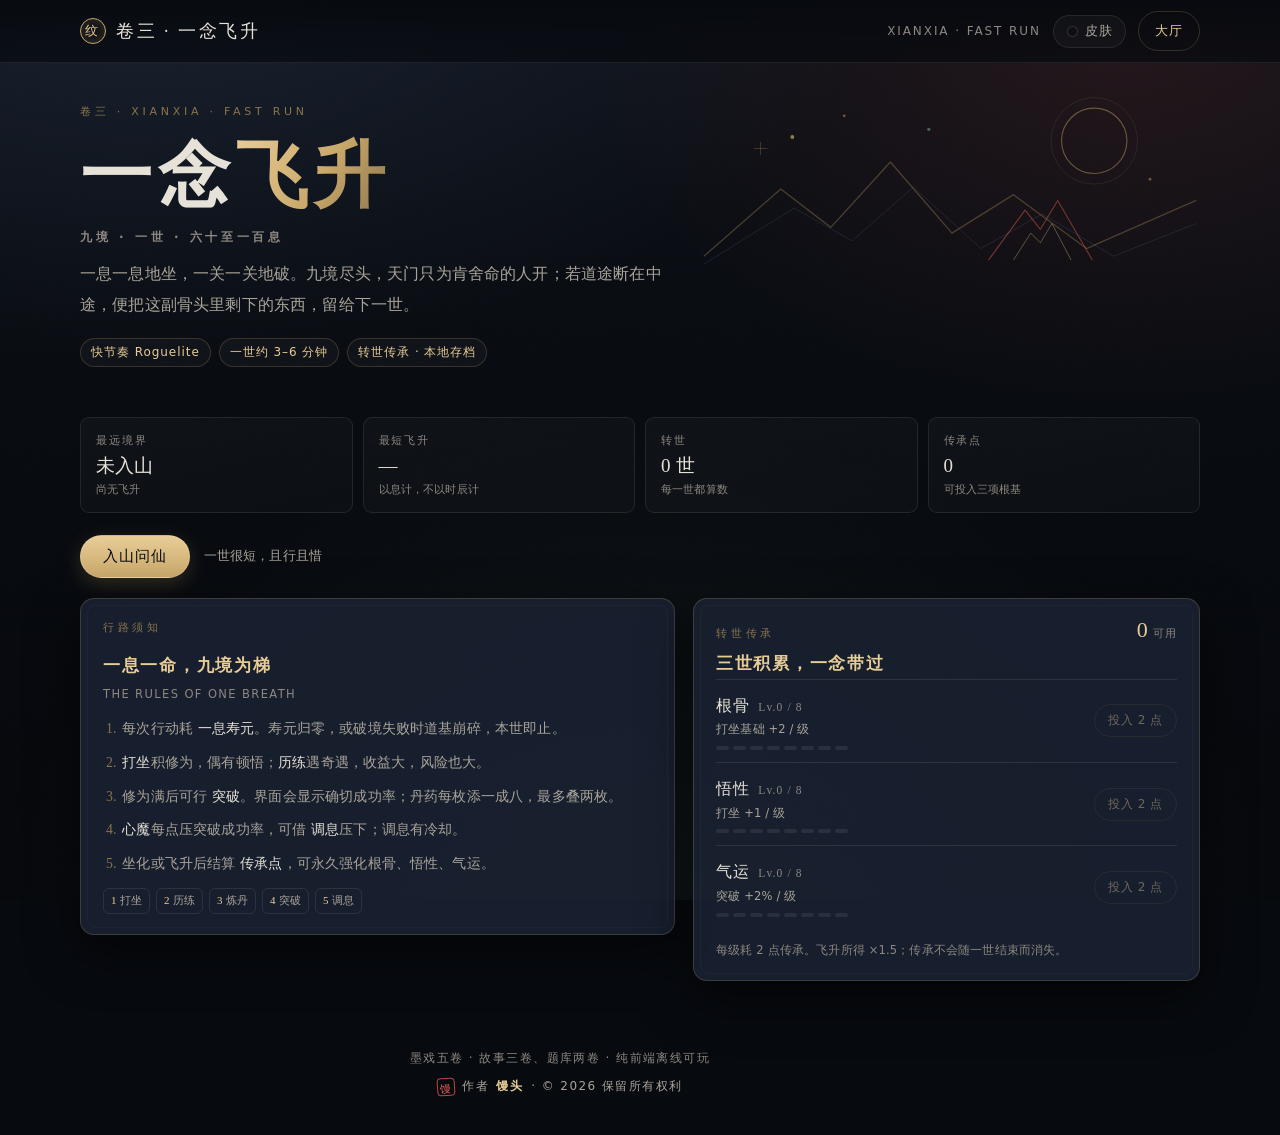
<file: xiuxian.html>
<!doctype html>
<html lang="zh-CN">
<head>
<meta charset="utf-8">
<script>try{var t=localStorage.getItem('inkwash.theme');if(t)document.documentElement.dataset.theme=t;}catch(e){}</script>
<meta name="viewport" content="width=device-width, initial-scale=1">
<title>一念飞升 · 墨戏五卷</title>
<meta name="description" content="快节奏中文修仙 Roguelite：九境之间，六十至一百息定生死。打坐、历练、炼丹、突破，转世传承再入山。">
<link rel="icon" href="data:image/svg+xml,%3Csvg xmlns='http://www.w3.org/2000/svg' viewBox='0 0 64 64'%3E%3Crect width='64' height='64' rx='14' fill='%230b0f16'/%3E%3Cpath d='M12 46L26 24l8 10 10-16 12 28' fill='none' stroke='%23c9a86a' stroke-width='2'/%3E%3Ccircle cx='48' cy='15' r='4' fill='none' stroke='%23e0604f' stroke-width='1.6'/%3E%3C/svg%3E">
<link rel="stylesheet" href="./assets/theme.css">
<style>
  /* ============================================================
     卷三 · 一念飞升
     仅使用 theme.css 的令牌与组件，页面自己的布局与气韵都在这里。
     ============================================================ */

  :root {
    --glow-gold: rgba(201, 168, 106, 0.28);
    --glow-jade: rgba(111, 168, 154, 0.22);
    --glow-red: rgba(224, 96, 79, 0.24);
  }

  html, body { overflow-x: hidden; }
  body { min-height: 100vh; }

  #stage { min-height: 64vh; }

  .small { font-size: 12.5px; }
  .tiny { font-size: 11.5px; letter-spacing: 0.04em; }
  .nowrap { white-space: nowrap; }

  /* ---------- 起始页 / 结束页通用 ---------- */
  .start, .end { padding: 30px 0 10px; }

  .hero { position: relative; padding: 10px 0 26px; }

  .hero__art {
    position: absolute; right: 0; top: -6px;
    width: min(48%, 500px);
    pointer-events: none;
    opacity: 0.9;
  }
  .hero__art svg { display: block; width: 100%; height: auto; }
  @media (prefers-reduced-motion: no-preference) {
    .hero__art { animation: artDrift 16s ease-in-out infinite alternate; }
    @keyframes artDrift { to { transform: translateY(-10px); } }
  }

  .title-xl {
    position: relative;
    margin: 2px 0 14px;
    font-size: clamp(40px, 7.6vw, 72px);
    line-height: 1.12;
    letter-spacing: 0.08em;
    color: var(--text);
  }
  .title-xl em {
    font-style: normal;
    background: linear-gradient(120deg, var(--gold-bright), var(--gold) 55%, var(--gold-dim));
    -webkit-background-clip: text; background-clip: text;
    color: transparent;
  }
  .title-xl .title-sub {
    display: block;
    font-family: var(--font-sans);
    font-size: 12px;
    letter-spacing: 0.3em;
    color: var(--text-faint);
    margin-top: 14px;
  }

  .lede {
    max-width: 610px;
    font-size: 16.4px;
    line-height: 1.9;
    color: var(--text-dim);
    margin: 0 0 18px;
  }
  .lede strong { color: var(--gold-bright); font-weight: 500; }

  .hero__tags { display: flex; flex-wrap: wrap; gap: 8px; }

  .start__cta {
    display: flex; align-items: center; flex-wrap: wrap; gap: 14px;
    margin: 22px 0 6px;
  }

  .start__stats {
    display: grid;
    grid-template-columns: repeat(auto-fit, minmax(128px, 1fr));
    gap: 10px;
    margin: 24px 0 18px;
  }
  .stat {
    padding: 13px 15px 12px;
    border: 1px solid var(--line-soft);
    border-radius: var(--radius-sm);
    background: linear-gradient(165deg, var(--w-02), var(--w-01));
  }
  .stat__k { font-size: 10.5px; letter-spacing: 0.18em; color: var(--text-faint); margin-bottom: 5px; }
  .stat__v { font-family: var(--font-num); font-size: 19px; color: var(--text); line-height: 1.3; }
  .stat__s { font-size: 11px; color: var(--text-faint); margin-top: 2px; }

  .resume {
    display: flex; align-items: center; justify-content: space-between; gap: 16px;
    flex-wrap: wrap;
    padding: 16px 18px;
    border: 1px dashed rgba(201, 168, 106, 0.38);
    border-radius: var(--radius-sm);
    background: rgba(201, 168, 106, 0.045);
    margin: 20px 0 6px;
  }
  .resume__title { font-family: var(--font-serif); font-size: 19px; letter-spacing: 0.07em; margin: 3px 0 2px; }
  .resume__btns { display: flex; flex-wrap: wrap; gap: 10px; }
  .resume__note { flex-basis: 100%; margin: -2px 0 0; font-size: 11px; line-height: 1.6; }

  .start__grid {
    display: grid;
    grid-template-columns: minmax(0, 1.08fr) minmax(0, 0.92fr);
    gap: 18px;
    margin-top: 20px;
    align-items: start;
  }

  .panel--tight { padding: 20px 22px; }

  .rules h2, .legacy h2, .logbox h2, .meta h2 {
    font-size: 17px; margin: 0 0 4px; color: var(--gold-bright);
    letter-spacing: 0.1em;
  }
  .rules__sub { font-size: 11.5px; color: var(--text-faint); letter-spacing: 0.12em; margin-bottom: 12px; }
  .rules ol {
    margin: 0; padding-left: 1.25em;
    color: var(--text-dim); font-size: 13.8px; line-height: 1.85;
  }
  .rules li { margin-bottom: 8px; padding-left: 2px; }
  .rules li::marker { color: var(--gold-dim); font-family: var(--font-num); }
  .rules b { color: var(--text); font-weight: 500; }
  .keys { display: flex; flex-wrap: wrap; gap: 6px; margin-top: 12px; }
  .keys span {
    font-size: 11px; color: var(--text-dim);
    border: 1px solid var(--line-soft); border-radius: 6px;
    padding: 2px 7px;
  }
  .keys span kbd {
    font-family: var(--font-num); color: var(--gold-bright);
    background: none; border: 0; padding: 0; margin-right: 3px;
  }

  /* ---------- 传承面板 ---------- */
  .legacy__head {
    display: flex; align-items: baseline; justify-content: space-between;
    gap: 10px; flex-wrap: wrap;
  }
  .legacy__points {
    font-family: var(--font-num);
    color: var(--gold-bright);
    font-size: 22px;
    line-height: 1;
  }
  .legacy__points small { font-family: var(--font-sans); font-size: 11px; color: var(--text-faint); margin-left: 5px; letter-spacing: 0.1em; }
  .legacy__row {
    display: grid;
    grid-template-columns: minmax(0, 1fr) auto;
    gap: 12px;
    align-items: center;
    padding: 12px 0;
    border-top: 1px solid var(--line-soft);
  }
  .legacy__row:first-of-type { border-top: 0; }
  .legacy__name { font-family: var(--font-serif); font-size: 16px; letter-spacing: 0.07em; }
  .legacy__effect { font-size: 11.5px; color: var(--text-dim); margin-top: 1px; }
  .legacy__pips { display: flex; gap: 4px; margin-top: 6px; }
  .pip { width: 13px; height: 4px; border-radius: 2px; background: var(--w-06); }
  .pip.on { background: linear-gradient(90deg, var(--gold-dim), var(--gold-bright)); }
  .legacy__buy { display: flex; align-items: center; gap: 8px; }
  .legacy__lvl { font-family: var(--font-num); font-size: 11.5px; color: var(--text-faint); }

  .btn--small { padding: 7px 13px; font-size: 12px; letter-spacing: 0.05em; }
  .legacy__note { margin: 12px 0 0; font-size: 11.5px; color: var(--text-faint); line-height: 1.65; }

  /* ---------- HUD ---------- */
  .game {
    display: grid;
    grid-template-columns: minmax(0, 1.42fr) minmax(290px, 0.78fr);
    gap: 18px;
    margin-top: 18px;
    align-items: start;
  }
  .game__main { min-width: 0; }

  .hud {
    position: relative;
    padding: 22px 24px 20px;
    overflow: hidden;
    margin-top: 16px;
  }
  .hud::before {
    content: "";
    position: absolute; right: -70px; top: -110px;
    width: 280px; height: 280px; border-radius: 50%;
    background: radial-gradient(circle, var(--glow-gold), transparent 68%);
    pointer-events: none;
  }
  .hud__top {
    display: flex; align-items: flex-start; justify-content: space-between;
    gap: 18px;
  }
  .hud__realm { min-width: 0; }
  .realm {
    margin: 0;
    font-size: clamp(38px, 6.4vw, 60px);
    line-height: 1.06;
    letter-spacing: 0.1em;
    background: linear-gradient(115deg, var(--gold-bright), var(--gold) 52%, #a8905f);
    -webkit-background-clip: text; background-clip: text;
    color: transparent;
  }
  .realm__next { margin-top: 5px; font-size: 11.5px; letter-spacing: 0.18em; color: var(--text-faint); }

  .hud__life { text-align: right; flex: 0 0 auto; }
  .life {
    display: flex; align-items: baseline; justify-content: flex-end; gap: 5px;
    font-size: clamp(30px, 4.6vw, 42px);
    line-height: 1.1;
    color: var(--jade-bright);
  }
  .life__n { font-family: var(--font-num); }
  .life__unit { font-family: var(--font-sans); font-size: 12px; color: var(--text-faint); letter-spacing: 0.1em; }
  .life__hint { margin-top: 3px; font-size: 10.5px; letter-spacing: 0.07em; color: var(--text-faint); }
  .life.is-low { color: var(--cinnabar-bright); }
  @media (prefers-reduced-motion: no-preference) {
    .life.is-low { animation: lifePulse 1.25s ease-in-out infinite; }
  }
  @keyframes lifePulse {
    0%, 100% { opacity: 1; filter: drop-shadow(0 0 0 rgba(224, 96, 79, 0)); }
    50% { opacity: 0.68; filter: drop-shadow(0 0 14px rgba(224, 96, 79, 0.5)); }
  }

  .prog { margin-top: 18px; }
  .prog__meta {
    display: flex; align-items: baseline; justify-content: space-between;
    gap: 12px; margin-bottom: 7px;
    font-size: 11px; letter-spacing: 0.16em; color: var(--text-faint);
  }
  .prog__num { font-size: 13px; color: var(--gold-bright); letter-spacing: 0.04em; }
  .prog .meter { height: 8px; }
  .prog .meter > i { background: linear-gradient(90deg, #8a6f3f, var(--gold-bright)); transition-duration: 0.28s; }

  .chips { display: flex; flex-wrap: wrap; gap: 7px; margin-top: 15px; }
  .chip {
    display: inline-flex; align-items: center; gap: 6px;
    padding: 4px 10px;
    border: 1px solid var(--line-soft);
    border-radius: 999px;
    background: var(--w-01);
    font-size: 11.5px; color: var(--text-faint);
    letter-spacing: 0.03em;
  }
  .chip b { font-family: var(--font-num); font-weight: 400; font-size: 12.5px; color: var(--text-dim); }
  .chip--stone b { color: var(--gold-bright); }
  .chip--demon b { color: var(--cinnabar-bright); }
  .chip--pill b { color: var(--jade-bright); }

  /* ---------- 行止按钮 ---------- */
  .acts { padding: 20px 20px 18px; }
  .acts__head {
    display: flex; align-items: baseline; justify-content: space-between;
    gap: 10px; flex-wrap: wrap;
    margin-bottom: 13px;
  }
  .acts__grid { display: grid; grid-template-columns: 1fr 1fr; gap: 10px; }

  .act {
    appearance: none;
    position: relative;
    display: flex; align-items: center; gap: 11px;
    min-height: 72px;
    padding: 12px 13px;
    text-align: left;
    font-family: var(--font-sans);
    color: var(--text);
    border: 1px solid var(--line);
    border-radius: 12px;
    background: linear-gradient(158deg, rgba(201, 168, 106, 0.1), rgba(201, 168, 106, 0.022));
    cursor: pointer;
    transition: transform 0.16s ease, border-color 0.2s ease, background 0.2s ease, opacity 0.2s ease;
  }
  .act:hover:not(:disabled) {
    transform: translateY(-1px);
    border-color: rgba(201, 168, 106, 0.55);
    background: linear-gradient(158deg, rgba(201, 168, 106, 0.18), rgba(201, 168, 106, 0.04));
  }
  .act:active:not(:disabled) { transform: translateY(0) scale(0.995); }
  .act:focus-visible { outline: 2px solid var(--gold-bright); outline-offset: 2px; }
  .act:disabled { opacity: 0.4; cursor: not-allowed; }
  .act--wide { grid-column: 1 / -1; }
  .act--primary {
    border-color: rgba(201, 168, 106, 0.5);
    background: linear-gradient(158deg, rgba(201, 168, 106, 0.26), rgba(201, 168, 106, 0.05));
  }
  .act--break {
    border-color: rgba(224, 96, 79, 0.42);
    background: linear-gradient(158deg, rgba(184, 71, 60, 0.24), rgba(184, 71, 60, 0.035));
  }
  .act--break .act__name { color: var(--cinnabar-bright); }
  .act--break:hover:not(:disabled) {
    border-color: rgba(224, 96, 79, 0.75);
    background: linear-gradient(158deg, rgba(184, 71, 60, 0.32), rgba(184, 71, 60, 0.06));
  }
  .act--ten {
    min-height: 58px;
    border-style: dashed;
    background: var(--w-01);
  }
  .act__key {
    flex: 0 0 26px;
    width: 26px; height: 26px;
    display: grid; place-items: center;
    border: 1px solid var(--line);
    border-radius: 50%;
    font-family: var(--font-num);
    font-size: 11.5px;
    color: var(--gold);
    background: rgba(0, 0, 0, 0.14);
  }
  .act__body { min-width: 0; display: block; }
  .act__name {
    display: block;
    font-family: var(--font-serif);
    font-size: 17.5px;
    line-height: 1.3;
    letter-spacing: 0.09em;
    color: var(--text);
  }
  .act__sub {
    display: block;
    margin-top: 2px;
    font-size: 11px;
    line-height: 1.5;
    color: var(--text-dim);
    letter-spacing: 0.015em;
  }
  .act__sub.loss { color: var(--cinnabar-bright); }
  .act__sub.good { color: var(--jade-bright); }

  .calc {
    margin-top: 14px;
    padding-top: 13px;
    border-top: 1px solid var(--line-soft);
  }
  .calc__head {
    display: flex; align-items: baseline; justify-content: space-between;
    gap: 10px; flex-wrap: wrap;
    font-size: 11px; letter-spacing: 0.14em; color: var(--text-faint);
  }
  .calc__pct { font-size: 15px; color: var(--gold-bright); letter-spacing: 0.03em; }
  .calc__formula {
    margin: 5px 0 0;
    font-size: 11px;
    line-height: 1.75;
    color: var(--text-faint);
    word-break: break-word;
  }

  /* ---------- 日志 / 副栏 ---------- */
  .side { display: flex; flex-direction: column; gap: 14px; min-width: 0; }
  .logbox { padding: 18px 18px 14px; }
  .logbox__head { display: flex; align-items: baseline; justify-content: space-between; gap: 8px; }
  .logbox__hint { font-size: 10.5px; color: var(--text-faint); letter-spacing: 0.1em; }
  .log {
    list-style: none;
    margin: 10px 0 0;
    padding: 0;
    max-height: 318px;
    overflow-y: auto;
    overscroll-behavior: contain;
  }
  .log__item {
    display: grid;
    grid-template-columns: 30px minmax(0, 1fr);
    gap: 7px;
    padding: 7px 0;
    border-bottom: 1px dashed var(--w-04);
    font-size: 12.6px;
    line-height: 1.55;
    color: var(--text-dim);
  }
  .log__item:last-child { border-bottom: 0; }
  .log__t {
    text-align: right;
    font-family: var(--font-num);
    font-size: 10px;
    color: var(--text-faint);
    padding-top: 2px;
  }
  .log__x { min-width: 0; overflow-wrap: anywhere; }
  .log--gain .log__x { color: var(--jade-bright); }
  .log--loss .log__x { color: var(--cinnabar-bright); }
  .log--event .log__x { color: var(--gold-bright); }
  .log--break .log__x { color: var(--gold-bright); }
  .log--info .log__x { color: var(--text-dim); }
  @media (prefers-reduced-motion: no-preference) {
    .log__item.is-new { animation: logIn 0.22s ease both; }
  }
  @keyframes logIn { from { opacity: 0; transform: translateX(-5px); } }

  .meta { padding: 15px 18px; }
  .meta__grid {
    display: grid; grid-template-columns: 1fr 1fr; gap: 11px 14px;
    margin-top: 10px;
  }
  .meta__k { font-size: 10px; letter-spacing: 0.13em; color: var(--text-faint); }
  .meta__v { font-family: var(--font-num); font-size: 15px; color: var(--text-dim); line-height: 1.4; }
  .meta__v.gold { color: var(--gold-bright); }

  /* ---------- 事件卡 ---------- */
  body.is-locked { overflow: hidden; }

  .event-layer {
    position: fixed; inset: 0; z-index: 120;
    display: grid; place-items: center;
    padding: 20px;
    background:
      radial-gradient(680px 460px at 50% 42%, rgba(31, 42, 63, 0.5), transparent 72%),
      var(--scrim);
    backdrop-filter: blur(5px);
  }
  @media (prefers-reduced-motion: no-preference) {
    .event-layer { animation: veilIn 0.16s ease both; }
    .event { animation: cardIn 0.24s cubic-bezier(0.22, 1, 0.36, 1) both; }
  }
  @keyframes veilIn { from { opacity: 0; } }
  @keyframes cardIn { from { opacity: 0; transform: translateY(14px) scale(0.985); } }

  .event {
    width: min(580px, 100%);
    max-height: min(86vh, 760px);
    overflow-y: auto;
    padding: 24px 24px 20px;
  }
  .event__head { display: flex; align-items: center; justify-content: space-between; gap: 10px; }
  .event h2 { margin: 8px 0 10px; font-size: clamp(23px, 4vw, 30px); letter-spacing: 0.1em; }
  .event__scene {
    margin: 0 0 17px;
    font-size: 14.5px;
    line-height: 1.88;
    color: var(--text-dim);
  }
  .event__opts { display: flex; flex-direction: column; gap: 9px; }
  .event__opt {
    appearance: none;
    display: grid;
    grid-template-columns: 22px minmax(0, 1fr) auto;
    gap: 10px;
    align-items: start;
    width: 100%;
    padding: 12px 13px;
    text-align: left;
    font-family: var(--font-sans);
    font-size: 13.6px;
    line-height: 1.6;
    color: var(--text);
    border: 1px solid var(--line-soft);
    border-radius: 10px;
    background: var(--w-01);
    cursor: pointer;
    transition: border-color 0.18s ease, background 0.18s ease, transform 0.16s ease;
  }
  .event__opt:hover:not(:disabled) {
    border-color: rgba(201, 168, 106, 0.6);
    background: rgba(201, 168, 106, 0.075);
    transform: translateX(2px);
  }
  .event__opt:focus-visible { outline: 2px solid var(--gold-bright); outline-offset: 2px; }
  .event__opt:disabled { opacity: 0.38; cursor: not-allowed; }
  .event__key {
    width: 22px; height: 22px;
    display: grid; place-items: center;
    border: 1px solid var(--line);
    border-radius: 50%;
    font-family: var(--font-num);
    font-size: 10.5px;
    color: var(--gold);
    margin-top: 1px;
  }
  .event__tag {
    font-size: 10.5px;
    letter-spacing: 0.08em;
    color: var(--gold);
    border: 1px solid var(--line);
    border-radius: 999px;
    padding: 1px 8px;
    white-space: nowrap;
    margin-top: 2px;
  }
  .event__tag.red { color: var(--cinnabar-bright); border-color: rgba(224, 96, 79, 0.3); }
  .event__tag.dim { color: var(--text-faint); border-color: var(--line-soft); }
  .event__foot {
    margin: 13px 0 0;
    font-size: 10.8px;
    letter-spacing: 0.09em;
    color: var(--text-faint);
    line-height: 1.6;
  }

  /* ---------- 结束页 ---------- */
  .end__head { text-align: center; padding: 16px 0 8px; position: relative; }
  .end__head h1 {
    margin: 8px 0 10px;
    font-size: clamp(42px, 8.4vw, 76px);
    letter-spacing: 0.18em;
    line-height: 1.15;
  }
  .end--ascend .end__head h1 {
    background: linear-gradient(115deg, #fff2cf, var(--gold-bright) 36%, var(--gold) 64%, #f4e3b6);
    -webkit-background-clip: text; background-clip: text;
    color: transparent;
    filter: drop-shadow(0 0 22px rgba(201, 168, 106, 0.32));
  }
  .end--death .end__head h1 { color: #cfc8bb; }
  .end__lead {
    max-width: 590px;
    margin: 0 auto 18px;
    font-size: 14.8px;
    line-height: 1.9;
    color: var(--text-dim);
  }
  .end__cause { color: var(--cinnabar-bright); }
  .end__ash { color: var(--gold-bright); }
  .end__art { display: flex; justify-content: center; margin: 4px 0 8px; opacity: 0.9; }

  .end__stats {
    display: grid;
    grid-template-columns: repeat(auto-fit, minmax(122px, 1fr));
    gap: 10px;
    margin: 20px 0 18px;
  }

  .earn {
    text-align: center;
    padding: 18px 18px 16px;
    border: 1px solid rgba(201, 168, 106, 0.32);
    border-radius: var(--radius-sm);
    background: radial-gradient(400px 160px at 50% 0%, rgba(201, 168, 106, 0.15), transparent 72%), rgba(201, 168, 106, 0.03);
    margin-bottom: 18px;
  }
  .earn__k { font-size: 10.5px; letter-spacing: 0.24em; color: var(--text-faint); }
  .earn__n { font-family: var(--font-num); font-size: 38px; line-height: 1.2; color: var(--gold-bright); letter-spacing: 0.04em; }
  .earn__n span { font-size: 15px; color: var(--gold-dim); margin-left: 4px; }
  .earn__f { margin: 3px 0 0; font-size: 11.5px; color: var(--text-faint); line-height: 1.7; }

  .end__grid {
    display: grid;
    grid-template-columns: minmax(0, 0.92fr) minmax(0, 1.08fr);
    gap: 18px;
    align-items: start;
    margin-top: 4px;
  }
  .end__actions { display: flex; flex-wrap: wrap; gap: 12px; justify-content: center; margin: 22px 0 4px; }

  /* ---------- 手机 360px ---------- */
  @media (max-width: 980px) {
    .hero__art { display: none; }
  }
  @media (max-width: 900px) {
    .game { grid-template-columns: minmax(0, 1fr); }
    .side { order: 2; }
    .log { max-height: 250px; }
  }
  @media (max-width: 780px) {
    .start__grid, .end__grid { grid-template-columns: minmax(0, 1fr); }
    .hero__art { display: none; }
    .title-xl { font-size: clamp(38px, 11.5vw, 58px); }
  }
  @media (max-width: 640px) {
    .start, .end { padding-top: 20px; }
    .hero { padding-bottom: 18px; }
    .hud { padding: 18px 17px 16px; margin-top: 12px; }
    .hud__top { gap: 12px; }
    .realm { font-size: clamp(34px, 10.5vw, 46px); }
    .hud__life { min-width: 96px; }
    .life { font-size: clamp(28px, 8.4vw, 36px); }
    .chips { gap: 6px; }
    .chip { padding: 3px 8px; font-size: 10.8px; }
    .acts { padding: 16px 13px 14px; }
    .act { padding: 10px 10px; gap: 8px; min-height: 68px; }
    .act__key { flex-basis: 22px; width: 22px; height: 22px; font-size: 10px; }
    .act__name { font-size: 16px; }
    .act__sub { font-size: 10.2px; }
    .calc__formula { font-size: 10.3px; }
    .event-layer { padding: 12px; }
    .event { padding: 19px 16px 17px; max-height: 90vh; border-radius: 12px; }
    .event__opt { grid-template-columns: 20px minmax(0, 1fr); font-size: 12.8px; padding: 11px; }
    .event__tag { grid-column: 2; justify-self: start; margin-top: 1px; }
    .end__head h1 { font-size: clamp(38px, 12vw, 56px); }
    .end__stats { grid-template-columns: repeat(2, minmax(0, 1fr)); }
    .resume { padding: 14px; }
  }
  @media (max-width: 380px) {
    .acts__grid { gap: 8px; }
    .act { min-height: 64px; }
    .act__sub { font-size: 9.7px; }
    .start__stats { grid-template-columns: repeat(2, minmax(0, 1fr)); }
    .end__stats { grid-template-columns: repeat(2, minmax(0, 1fr)); }
  }
</style>
  <meta name="color-scheme" content="dark">
  <meta name="theme-color" content="#0b0f16">
  <meta property="og:type" content="website">
  <meta property="og:title" content="一念飞升 · 快节奏修仙 · 墨戏五卷">
  <meta property="og:description" content="九境之间，六十至一百息定生死。打坐、历练、炼丹、突破，转世传承再入山门。">
  <meta name="twitter:card" content="summary">
</head>
<body>

<header class="topbar" data-chrome="topbar"></header>

<main class="wrap">
  <div id="stage">
    <noscript>
      <p class="center dim" style="padding: 60px 0;">此卷需要启用 JavaScript 方可入山。</p>
    </noscript>
  </div>
</main>

<footer class="foot" data-chrome="footer"></footer>

<script src="./assets/common.js"></script>
<script>
(function () {
  'use strict';

  const DSHG = window.DSHG;
  const { el, qs, store, rand, clamp, fmt, toast, mountChrome } = DSHG;

  mountChrome({ title: '卷三 · 一念飞升', meta: 'XIANXIA · FAST RUN' });

  const stage = qs('#stage');

  /* ============================================================
     常量与规则数值
     ============================================================ */

  const REALMS = ['炼气', '筑基', '金丹', '元婴', '化神', '炼虚', '合体', '大乘', '渡劫'];
  const NEED = [16, 36, 72, 122, 193, 285, 407, 562, 763];
  // 大关头：目标境为 金丹 / 元婴 / 化神 / 大乘 / 渡劫 / 飞升
  const BIG_GATES = new Set([1, 2, 3, 6, 7, 8]);

  const KEYS = {
    SAVE: 'xiuxian.save',
    LEGACY: 'xiuxian.legacy',
    RECORDS: 'xiuxian.records'
  };

  const MAX = { insight: 20, luck: 30, root: 30, pills: 2, demon: 100, cooldown: 3 };
  const LEGACY_MAX = 8;
  const LEGACY_COST = 2;
  const START_STONES = 15;
  const START_LIFE = 120;
  const BASE_ROOT = 5;
  const BASE_INSIGHT = 10;
  const BASE_LUCK = 6;
  const MEDITATE_EPIPHANY = 0.08;

  /* ============================================================
     小工具
     ============================================================ */

  function int(value, fallback, lo, hi) {
    const n = Number(value);
    if (!Number.isFinite(n)) return fallback;
    return clamp(Math.floor(n), lo, hi);
  }

  function num(value, fallback) {
    return Number.isFinite(Number(value)) ? Number(value) : fallback;
  }

  function pct(p) {
    const v = Math.round(p * 1000) / 10;
    return (Number.isInteger(v) ? v.toFixed(0) : v.toFixed(1)) + '%';
  }

  function signed(n) {
    return (n >= 0 ? '+' : '−') + Math.abs(n);
  }

  function needOf(realm) {
    return NEED[clamp(realm, 0, NEED.length - 1)];
  }

  function targetLabel(realm) {
    return realm >= REALMS.length - 1 ? '飞升' : REALMS[realm + 1];
  }

  function formatTime(ms) {
    const sec = Math.max(0, Math.round(num(ms, 0) / 1000));
    if (sec < 60) return sec + ' 秒';
    const m = Math.floor(sec / 60);
    const s = sec % 60;
    return m + ' 分 ' + s + ' 秒';
  }

  function scrollKeep(fn) {
    const y = window.scrollY;
    fn();
    requestAnimationFrame(function () { window.scrollTo(0, y); });
  }

  /* ============================================================
     存储
     ============================================================ */

  function emptyLegacy() {
    return { points: 0, root: 0, insight: 0, luck: 0, lives: 0 };
  }

  function loadLegacy() {
    const raw = store.get(KEYS.LEGACY, null);
    if (!raw || typeof raw !== 'object') return emptyLegacy();
    return {
      points: int(raw.points, 0, 0, 99999),
      root: int(raw.root, 0, 0, LEGACY_MAX),
      insight: int(raw.insight, 0, 0, LEGACY_MAX),
      luck: int(raw.luck, 0, 0, LEGACY_MAX),
      lives: int(raw.lives, 0, 0, 99999)
    };
  }

  function saveLegacy() {
    store.set(KEYS.LEGACY, legacy);
  }

  function emptyRecords() {
    return { bestRealm: -1, minAscend: null, ascensions: 0, deaths: 0 };
  }

  function loadRecords() {
    const raw = store.get(KEYS.RECORDS, null);
    if (!raw || typeof raw !== 'object') return emptyRecords();
    return {
      bestRealm: int(raw.bestRealm, -1, -1, 9),
      minAscend: raw.minAscend === null || raw.minAscend === undefined
        ? null
        : int(raw.minAscend, 0, 0, 999999),
      ascensions: int(raw.ascensions, 0, 0, 99999),
      deaths: int(raw.deaths, 0, 0, 99999)
    };
  }

  function saveRecords() {
    store.set(KEYS.RECORDS, records);
  }

  function loadSave() {
    const raw = store.get(KEYS.SAVE, null);
    if (!raw || typeof raw !== 'object' || raw.v !== 1) return null;
    if (!Number.isInteger(raw.realm) || raw.realm < 0 || raw.realm >= REALMS.length) return null;
    if (!Number.isFinite(raw.life) || raw.life <= 0) return null;
    if (!Number.isFinite(raw.turns) || raw.turns < 0) return null;

    const log = (Array.isArray(raw.log) ? raw.log : [])
      .filter(function (entry) {
        return entry && typeof entry.text === 'string' && entry.text.length <= 80;
      })
      .slice(0, 8)
      .map(function (entry) {
        return {
          id: int(entry.id, 0, 0, 999999999),
          turn: int(entry.turn, 0, 0, 999999999),
          text: entry.text,
          kind: ['gain', 'loss', 'event', 'break', 'info'].indexOf(entry.kind) >= 0 ? entry.kind : 'info'
        };
      });

    return {
      v: 1,
      realm: raw.realm,
      exp: int(raw.exp, 0, 0, 999999999),
      stones: int(raw.stones, 0, 0, 999999999),
      life: int(raw.life, START_LIFE, 1, 999999),
      root: int(raw.root, BASE_ROOT, 0, MAX.root),
      insight: int(raw.insight, BASE_INSIGHT, 0, MAX.insight),
      luck: int(raw.luck, BASE_LUCK, 0, MAX.luck),
      demon: int(raw.demon, 0, 0, MAX.demon),
      pills: int(raw.pills, 0, 0, MAX.pills),
      lives: int(raw.lives, 0, 0, 99999),
      turns: int(raw.turns, 0, 0, 999999999),
      maxDemon: int(raw.maxDemon, 0, 0, MAX.demon),
      cooldown: int(raw.cooldown, 0, 0, MAX.cooldown),
      startedAt: num(raw.startedAt, Date.now()),
      log: log,
      logSeq: int(raw.logSeq, 0, 0, 999999999)
    };
  }

  function saveGame(force) {
    if (!s || finished) return;
    if (!force && s.turns % 5 !== 0) return;
    store.set(KEYS.SAVE, {
      v: 1,
      realm: s.realm,
      exp: s.exp,
      stones: s.stones,
      life: s.life,
      root: s.root,
      insight: s.insight,
      luck: s.luck,
      demon: s.demon,
      pills: s.pills,
      lives: s.lives,
      turns: s.turns,
      maxDemon: s.maxDemon,
      cooldown: s.cooldown,
      startedAt: s.startedAt,
      log: s.log.slice(0, 8),
      logSeq: s.logSeq
    });
  }

  function clearSave() {
    store.del(KEYS.SAVE);
  }

  /* ============================================================
     运行时状态（全部收在 IIFE 内）
     ============================================================ */

  let view = 'start';       // start | game | end
  let s = null;             // 当前一世
  let legacy = loadLegacy();
  let records = loadRecords();
  let finished = false;
  let endInfo = null;
  let ui = {};
  let lastEventId = null;

  /* ============================================================
     日志
     ============================================================ */

  function pushLog(text, kind) {
    if (!s) return;
    s.logSeq += 1;
    const entry = {
      id: s.logSeq,
      turn: s.turns,
      text: String(text).slice(0, 60),
      kind: kind || 'info'
    };
    s.log.unshift(entry);
    if (s.log.length > 8) s.log.pop();

    if (ui.logList) {
      const node = logNode(entry);
      if (ui.logList.firstElementChild) node.classList.add('is-new');
      ui.logList.prepend(node);
      while (ui.logList.children.length > 8) {
        ui.logList.lastElementChild.remove();
      }
    }
  }

  function logNode(entry) {
    return el('li', { class: 'log__item log--' + entry.kind }, [
      el('span', { class: 'log__t', 'aria-hidden': 'true', text: String(entry.turn) }),
      el('span', { class: 'log__x', text: entry.text })
    ]);
  }

  function renderLogAll() {
    if (!ui.logList) return;
    ui.logList.textContent = '';
    s.log.forEach(function (entry) {
      ui.logList.appendChild(logNode(entry));
    });
  }

  /* ============================================================
     一世的生命周期
     ============================================================ */

  function newRun() {
    if (view === 'game' && s && s.turns === 0 && !finished) return;
    legacy = loadLegacy();
    records = loadRecords();
    finished = false;
    endInfo = null;
    lastEventId = null;
    s = {
      v: 1,
      realm: 0,
      exp: 0,
      stones: START_STONES,
      life: START_LIFE,
      root: clamp(BASE_ROOT + legacy.root * 2, 0, MAX.root),
      insight: clamp(BASE_INSIGHT + legacy.insight, 0, MAX.insight),
      luck: clamp(BASE_LUCK + legacy.luck * 2, 0, MAX.luck),
      demon: 0,
      pills: 0,
      lives: legacy.lives,
      turns: 0,
      maxDemon: 0,
      cooldown: 0,
      startedAt: Date.now(),
      log: [],
      logSeq: 0
    };
    pushLog('入山第一息，先定心神。', 'info');
    saveGame(true);
    mountGame();

    const bonus = [];
    if (legacy.root > 0) bonus.push('根骨 +' + (legacy.root * 2));
    if (legacy.insight > 0) bonus.push('悟性 +' + legacy.insight);
    if (legacy.luck > 0) bonus.push('气运 +' + (legacy.luck * 2));
    if (bonus.length) {
      toast('承前世之基：' + bonus.join(' · '), 2400);
    }
  }

  function resumeRun(saved) {
    if (view === 'game') return;
    legacy = loadLegacy();
    records = loadRecords();
    s = saved;
    finished = false;
    endInfo = null;
    lastEventId = null;
    mountGame();
    toast('续修：' + REALMS[s.realm] + '境 · 第 ' + s.turns + ' 息');
  }

  function finish(kind, cause) {
    if (finished || !s) return;
    finished = true;
    closeEvent(true);

    const realmIdx = s.realm;
    const base = realmIdx * 3 + Math.floor(s.stones / 5) + s.lives;
    const earned = kind === 'ascend' ? Math.round(base * 1.5) : base;

    legacy = loadLegacy();
    legacy.points = clamp(legacy.points + earned, 0, 99999);
    legacy.lives = clamp(s.lives + 1, 0, 99999);
    saveLegacy();

    records = loadRecords();
    if (kind === 'ascend') {
      records.bestRealm = 9;
      records.minAscend = records.minAscend === null
        ? s.turns
        : Math.min(records.minAscend, s.turns);
      records.ascensions += 1;
    } else {
      records.bestRealm = Math.max(records.bestRealm, s.realm);
      records.deaths += 1;
    }
    saveRecords();
    clearSave();

    endInfo = {
      kind: kind,
      cause: cause || '',
      realm: s.realm,
      turns: s.turns,
      maxDemon: s.maxDemon,
      stones: s.stones,
      lives: s.lives,
      base: base,
      earned: earned,
      timeMs: Math.max(0, Date.now() - s.startedAt)
    };

    showEnd();
  }

  function afterAction(forceSave) {
    if (!s) return;
    if (s.life <= 0) {
      finish('death', '寿元耗尽，坐化于洞府');
      return;
    }
    if (forceSave || s.turns % 5 === 0) saveGame(true);
    renderGame();
  }

  /* ============================================================
     数值计算
     ============================================================ */

  function meditateGain() {
    return Math.floor((2 + s.insight + s.root) * (1 + 0.15 * s.realm));
  }

  function breakInfo() {
    const base = 0.52;
    const luckTerm = 0.02 * s.luck;
    const pillTerm = 0.18 * s.pills;
    const demonTerm = 0.004 * s.demon;
    const big = BIG_GATES.has(s.realm) ? 0.12 : 0;
    const raw = base + luckTerm + pillTerm - demonTerm - big;
    return {
      base: base,
      luckTerm: luckTerm,
      pillTerm: pillTerm,
      demonTerm: demonTerm,
      big: big,
      raw: raw,
      p: clamp(raw, 0.05, 0.95)
    };
  }

  function spendTurn() {
    if (!s) return;
    s.turns += 1;
    s.life -= 1;
    if (s.cooldown > 0) s.cooldown -= 1;
    if (s.demon > s.maxDemon) s.maxDemon = s.demon;
  }

  function addDemon(n) {
    if (!s) return;
    s.demon = clamp(s.demon + n, 0, MAX.demon);
    if (s.demon > s.maxDemon) s.maxDemon = s.demon;
  }

  function addLife(n) {
    if (!s) return;
    s.life = clamp(s.life + n, 0, 999999);
  }

  function addStones(n) {
    if (!s) return;
    s.stones = clamp(s.stones + n, 0, 999999);
  }

  function giveExpFraction(frac) {
    if (!s) return 0;
    const n = Math.max(3, Math.round(needOf(s.realm) * frac));
    s.exp += n;
    return n;
  }

  function addStat(name, n) {
    if (!s) return;
    if (name === 'insight') s.insight = clamp(s.insight + n, 0, MAX.insight);
    else if (name === 'luck') s.luck = clamp(s.luck + n, 0, MAX.luck);
    else if (name === 'root') s.root = clamp(s.root + n, 0, MAX.root);
  }

  function addPill(n) {
    if (!s) return;
    s.pills = clamp(s.pills + n, 0, MAX.pills);
  }

  function canAct() {
    return view === 'game' && !!s && !finished && !ui.event && s.life > 0;
  }

  /* ============================================================
     行动
     ============================================================ */

  function actMeditate() {
    if (!canAct()) return;
    let gain = meditateGain();
    let epiphany = false;
    const insightBefore = s.insight;
    if (rand.chance(MEDITATE_EPIPHANY)) {
      epiphany = true;
      gain = Math.floor(gain * 1.5);
      addStat('insight', 1);
    }
    const insightUp = s.insight > insightBefore;
    s.exp += gain;
    spendTurn();
    pushLog(
      epiphany
        ? '顿悟：修为 +' + gain + (insightUp ? '，悟性 +1' : '，悟性已满')
        : '打坐一息，修为 +' + gain,
      'gain'
    );
    afterAction(false);
  }

  function actTen() {
    if (!canAct()) return;
    let total = 0;
    let epiphanies = 0;
    let insightGains = 0;
    let spent = 0;
    let dead = false;

    for (let i = 0; i < 10; i += 1) {
      if (s.life <= 0) { dead = true; break; }
      let gain = meditateGain();
      if (rand.chance(MEDITATE_EPIPHANY)) {
        epiphanies += 1;
        gain = Math.floor(gain * 1.5);
        const insightBefore = s.insight;
        addStat('insight', 1);
        if (s.insight > insightBefore) insightGains += 1;
      }
      s.exp += gain;
      total += gain;
      spendTurn();
      spent += 1;
      if (s.life <= 0) { dead = true; break; }
    }

    if (spent > 0) {
      pushLog('连修 ' + spent + ' 息，修为 +' + total, 'gain');
      if (epiphanies > 0) {
        pushLog(
          '其中顿悟 ' + epiphanies + ' 次' + (insightGains > 0 ? '，悟性 +' + insightGains : '，悟性已满'),
          'gain'
        );
      }
    }
    if (dead) {
      finish('death', '十息未尽，寿元已枯');
      return;
    }
    saveGame(true);
    renderGame();
  }

  function actAdventure() {
    if (!canAct()) return;
    openEvent();
  }

  function actAlchemy() {
    if (!canAct()) return;
    if (s.pills >= MAX.pills || s.stones < 3) return;
    s.stones -= 3;
    s.pills += 1;
    spendTurn();
    pushLog('炉火温养，得丹一枚', 'gain');
    afterAction(false);
  }

  function actRest() {
    if (!canAct()) return;
    if (s.cooldown > 0) return;
    s.demon = clamp(s.demon - 18, 0, MAX.demon);
    s.life += 6;
    spendTurn();
    s.cooldown = 3;
    pushLog('调息一炷香，心魔退散', 'gain');
    afterAction(false);
  }

  function actBreak() {
    if (!canAct()) return;
    const need = needOf(s.realm);
    if (s.exp < need) return;

    const info = breakInfo();
    const pillsUsed = s.pills;
    s.pills = 0;
    s.cooldown = 0;

    const success = rand.chance(info.p);
    let ascended = false;
    let fatal = false;

    if (success) {
      s.exp = 0;
      s.life += 15;
      addStat('root', 1);
      addStat('insight', 1);
      addStat('luck', 1);
      if (s.realm >= REALMS.length - 1) {
        ascended = true;
      } else {
        s.realm += 1;
      }
    } else {
      s.life -= 18;
      addDemon(12);
      // 早期境界不夺命：炼气/筑基失手只伤道基，不至于两息暴毙；
      // 越高阶越凶险，心魔缠身时再加重。
      const fatalOdds = s.realm <= 1 ? 0 : (s.realm <= 3 ? 0.12 : 0.25) + (s.demon >= 60 ? 0.1 : 0);
      fatal = rand.chance(fatalOdds);
    }

    spendTurn();

    if (ascended) {
      finish('ascend', '九境已尽，天门为开');
      return;
    }
    if (fatal) {
      finish('death', '道基崩碎，身死道消');
      return;
    }
    if (s.life <= 0) {
      finish('death', '破境反噬，寿元耗尽');
      return;
    }

    if (success) {
      pushLog('破境成功，入' + REALMS[s.realm] + '境' + (pillsUsed ? '（耗丹 ' + pillsUsed + '）' : ''), 'break');
    } else {
      pushLog('破境失败，寿元 −18，心魔 +12' + (pillsUsed ? '（耗丹 ' + pillsUsed + '）' : ''), 'loss');
    }

    saveGame(true);
    renderGame();
  }

  /* ============================================================
     随机事件
     ============================================================ */

  const EVENTS = [
    {
      id: 'cave',
      title: '古洞遗宝',
      tag: '机缘',
      scene: '山雨初歇，崖壁塌出半扇石门。苔下篆文未腐，门缝里透出淡淡丹香，也透出一线极细的杀机。',
      options: [
        {
          label: '只拾门外散落的灵石，不碰门内禁制',
          tag: '稳妥',
          run: function () {
            addStones(5);
            giveExpFraction(0.08);
            addDemon(2);
            return '你在门槛外拾得几枚灵石，退开十步，石门在身后无声合拢。';
          }
        },
        {
          label: '推开石门，直入洞府深处寻那件遗宝',
          tag: '涉险',
          run: function () {
            if (rand.chance(0.65)) {
              giveExpFraction(0.35);
              addStones(6);
              addDemon(7);
              addLife(-5);
              return '你绕过残阵，从石匣中取出一枚玉简，指间却沾了洞中阴气。';
            }
            addLife(-12);
            addDemon(10);
            return '禁制骤然反噬，你仓皇退出，衣袖被血浸透，只带回一身阴寒。';
          }
        },
        {
          label: '以灵石布阵稳住禁制，再取那枚旧丹',
          tag: '破财',
          cost: 6,
          run: function () {
            addStones(-6);
            addPill(1);
            giveExpFraction(0.10);
            addDemon(-3);
            return '阵法压住禁制，你取走一枚温润旧丹，衣角未沾半点尘埃。';
          }
        }
      ]
    },
    {
      id: 'market',
      title: '坊市赌斗',
      tag: '红尘',
      scene: '坊市夜灯如豆，一名散修摆下灵石赌局。骰子在粗瓷碗里起落，围观的人时而喝彩，时而扼腕。',
      options: [
        {
          label: '押一枚小注，见好就收，不恋战',
          tag: '稳妥',
          run: function () {
            giveExpFraction(0.05);
            if (rand.chance(0.6)) {
              addStones(3);
              return '骰子停在你要的点上，你收了灵石便走，身后有人懊恼地拍桌。';
            }
            addStones(-1);
            return '这一把输了，你笑了笑，把空茶盏放回桌上，起身离席。';
          }
        },
        {
          label: '押上大半身家，赌一局大的',
          tag: '涉险',
          run: function () {
            if (rand.chance(0.5)) {
              addStones(10);
              giveExpFraction(0.12);
              addDemon(4);
              return '骰盅揭开，满场寂静。你收走灵石，也收走了一束嫉妒的目光。';
            }
            addStones(-6);
            addDemon(8);
            return '骰子偏了半寸，你的灵石被扫进庄家袖中，胸口像堵了一块冷铁。';
          }
        },
        {
          label: '买下庄家手里那张旧签，换一缕气运',
          tag: '破财',
          cost: 6,
          run: function () {
            addStones(-6);
            addStat('luck', 2);
            return '旧签上的朱砂早已褪色，你握在掌心，却觉得前路亮了一线。';
          }
        }
      ]
    },
    {
      id: 'demon',
      title: '魔修拦路',
      tag: '杀机',
      scene: '山道尽头黑雾翻涌，一名魔修横刀而立。他不问姓名，只问你身上有多少灵石，又有几分胆气。',
      options: [
        {
          label: '绕道而行，宁可多走半日山路',
          tag: '稳妥',
          run: function () {
            addLife(-3);
            addDemon(3);
            giveExpFraction(0.05);
            return '你从背阴的岔路绕开，鞋底沾满泥，回头时黑雾已经散了。';
          }
        },
        {
          label: '祭出法器，与魔修正面斗法',
          tag: '涉险',
          run: function () {
            if (rand.chance(0.6)) {
              giveExpFraction(0.32);
              addStones(5);
              addDemon(6);
              addLife(-5);
              return '刀光擦着眉骨过去，你一剑洞穿黑雾，从他腰间取走了储物袋。';
            }
            addLife(-14);
            addDemon(12);
            return '魔气顺着伤口钻入经脉，你且战且退，直到山道上只剩自己的血。';
          }
        },
        {
          label: '掷出灵石买路，破财免去一场死斗',
          tag: '破财',
          cost: 5,
          run: function () {
            addStones(-5);
            addDemon(-8);
            addLife(3);
            return '魔修掂了掂灵石，侧身让开。你走过他身边，没有回头。';
          }
        }
      ]
    },
    {
      id: 'sister',
      title: '师姐赠丹',
      tag: '同门',
      scene: '同门师姐在溪畔唤住你，掌心托着一枚新出炉的丹药。她说自己用不上，你却看见她袖口沾着炉灰。',
      options: [
        {
          label: '谢过师姐，收下这枚丹药',
          tag: '稳妥',
          run: function () {
            addPill(1);
            addStat('luck', 1);
            return '丹药还带着余温。师姐摆摆手，转身去洗药炉，没再多说什么。';
          }
        },
        {
          label: '请她再开一炉，你替她护法三日',
          tag: '涉险',
          run: function () {
            addLife(-6);
            giveExpFraction(0.12);
            addPill(1);
            addDemon(3);
            return '炉火三夜未熄，你守在门外，晨光落肩时又得了一枚新丹。';
          }
        },
        {
          label: '以灵石回赠，换她一句修行心得',
          tag: '破财',
          cost: 4,
          run: function () {
            addStones(-4);
            addStat('insight', 1);
            addStat('luck', 1);
            return '师姐没有推辞，只说了七个字。你走到山下，才忽然听懂。';
          }
        }
      ]
    },
    {
      id: 'thunder',
      title: '雷雨悟道',
      tag: '天时',
      scene: '骤雨压山，雷光在云里游走。你站在崖边，忽觉天地呼吸与经脉同频，胸中有一线光亮欲破。',
      options: [
        {
          label: '静立檐下，听雷观雨，不冒进',
          tag: '稳妥',
          run: function () {
            giveExpFraction(0.15);
            addDemon(-3);
            return '雨脚扫过石阶，你听着雷声一远一近，心口那点躁意慢慢沉了下去。';
          }
        },
        {
          label: '引雷入体，借天威冲开经脉',
          tag: '涉险',
          run: function () {
            if (rand.chance(0.65)) {
              addStat('insight', 2);
              giveExpFraction(0.28);
              addLife(-8);
              return '雷霆贯顶而过，你在焦土里睁开眼，第一次看清了灵气行走的纹路。';
            }
            addLife(-14);
            addDemon(8);
            return '雷光在经脉里炸开，你伏在崖边咳血，耳中只剩长久的轰鸣。';
          }
        },
        {
          label: '以灵石布一座引雷阵，稳住心神再引',
          tag: '破财',
          cost: 5,
          run: function () {
            addStones(-5);
            addStat('insight', 1);
            giveExpFraction(0.18);
            addDemon(-4);
            return '阵旗在雨里猎猎作响，雷光被拆成细丝，顺着阵纹缓缓流入体内。';
          }
        }
      ]
    },
    {
      id: 'brothel',
      title: '青楼问心',
      tag: '红尘',
      scene: '河畔灯火通明，有人唤你上楼听曲。丝竹声里，旧事与妄念一同浮起，心口微微发烫，你却在楼梯口停了半步。',
      options: [
        {
          label: '只饮一盏清茶，听一曲便走',
          tag: '稳妥',
          run: function () {
            addDemon(-8);
            addLife(2);
            return '曲罢，你放下茶钱下楼。夜风一吹，心里那点热已经散了。';
          }
        },
        {
          label: '留宿风月场，借红尘磨一磨心',
          tag: '涉险',
          run: function () {
            addDemon(10);
            addStat('luck', 2);
            addStones(5);
            return '天明时你从后门离开，袖中多了几枚灵石，心里却空了一块。';
          }
        },
        {
          label: '以灵石点一曲清心，独坐到天明',
          tag: '破财',
          cost: 5,
          run: function () {
            addStones(-5);
            addDemon(-14);
            addStat('insight', 1);
            return '琴声初听缠绵，后来只剩一根弦。你在最后一个音里坐到了天明。';
          }
        }
      ]
    },
    {
      id: 'beast',
      title: '灵兽认主',
      tag: '山灵',
      scene: '林间一头小兽被藤蔓缠住，见了你不逃，只低低呜咽。它额心有一点未干的血纹，像是某种契印。',
      options: [
        {
          label: '解开藤蔓，放它归林，不结因果',
          tag: '稳妥',
          run: function () {
            addStat('luck', 1);
            giveExpFraction(0.06);
            return '小兽绕你转了两圈，才钻进草丛。你走出很远，还听见它回头叫。';
          }
        },
        {
          label: '以血喂它，强行结下主仆之契',
          tag: '涉险',
          run: function () {
            if (rand.chance(0.6)) {
              addStat('root', 2);
              addStat('luck', 1);
              giveExpFraction(0.08);
              return '血纹亮了一瞬，小兽伏在你脚边。从此你行走山野，多了一双眼睛。';
            }
            addLife(-10);
            addDemon(6);
            return '契印反噬，小兽咬穿你的虎口逃走。伤口不深，却总在夜里发痒。';
          }
        },
        {
          label: '以灵石买下灵谷，慢慢将它养熟',
          tag: '破财',
          cost: 4,
          run: function () {
            addStones(-4);
            addStat('root', 1);
            addStat('luck', 1);
            giveExpFraction(0.05);
            return '它起初只肯在远处吃，后来会卧在你膝边。你出门时，它跟了很远。';
          }
        }
      ]
    },
    {
      id: 'sect',
      title: '宗门试炼',
      tag: '试炼',
      scene: '宗门试炼开启，外门弟子皆可登问心阶。阶上生幻象，也生真伤，执事在山巅敲钟计时，钟声一响便不容人回头。',
      options: [
        {
          label: '走完外门九阶，不求名次，只求稳当',
          tag: '稳妥',
          run: function () {
            giveExpFraction(0.12);
            addStones(4);
            return '你一步一步走完石阶，钟响时名次不高，执事却多看了你一眼。';
          }
        },
        {
          label: '直上内门问心阶，争一个首席',
          tag: '涉险',
          run: function () {
            if (rand.chance(0.55)) {
              giveExpFraction(0.35);
              addStones(5);
              addStat('luck', 1);
              addLife(-8);
              return '最后一级石阶上，你看见了从未见过的自己。钟声落下，满场无声。';
            }
            addLife(-12);
            addDemon(8);
            return '幻象里故人递酒，你伸手去接，醒来已躺在阶下，满口血腥。';
          }
        },
        {
          label: '向执事奉上灵石，换一次单独指点',
          tag: '破财',
          cost: 6,
          run: function () {
            addStones(-6);
            addStat('insight', 1);
            giveExpFraction(0.15);
            return '执事收下灵石，在你掌心写半句口诀。你想了一夜，才补全另一半。';
          }
        }
      ]
    },
    {
      id: 'plague',
      title: '瘟疫救民',
      tag: '人间',
      scene: '山下村落起了瘟疫，家家闭户，只有药炉还冒着苦烟。老郎中拉住你，说缺一味药引，也缺一个敢试药的人。',
      options: [
        {
          label: '在村口设棚施药，尽力而为',
          tag: '稳妥',
          run: function () {
            addLife(-2);
            addStat('luck', 1);
            giveExpFraction(0.08);
            addDemon(-3);
            return '你守了三日药棚，救不回所有人，但活下来的孩子会记住你的手。';
          }
        },
        {
          label: '以身试药，替村民试出方子',
          tag: '涉险',
          run: function () {
            if (rand.chance(0.6)) {
              addStat('luck', 3);
              addLife(-8);
              giveExpFraction(0.15);
              return '药性在腹中翻搅，你吐出一口黑血，却把方子试了出来。';
            }
            addLife(-14);
            addDemon(6);
            return '药性太烈，你昏了两日。醒来时瘟疫已退，你的经脉却留下暗伤。';
          }
        },
        {
          label: '捐出灵石，请城中铺子连夜送药',
          tag: '破财',
          cost: 7,
          run: function () {
            addStones(-7);
            addStat('luck', 2);
            addDemon(-8);
            giveExpFraction(0.05);
            return '药车半夜进村，灯火一盏盏亮起来。老郎中朝你深深揖了一礼。';
          }
        }
      ]
    },
    {
      id: 'master',
      title: '坐化洞府',
      tag: '前尘',
      scene: '荒山腹地有一座无主洞府，玉简散落一地。正中蒲团上坐着一具枯骨，指骨仍搭在膝前，像在等谁。',
      options: [
        {
          label: '取走几卷玉简，向枯骨郑重一拜',
          tag: '稳妥',
          run: function () {
            addStat('insight', 1);
            giveExpFraction(0.08);
            return '玉简里是前辈的修行札记。你拜了三拜，把蒲团上的灰拂净了。';
          }
        },
        {
          label: '强破核心禁制，取那件陪葬遗宝',
          tag: '涉险',
          run: function () {
            if (rand.chance(0.55)) {
              giveExpFraction(0.35);
              addStones(8);
              addLife(-10);
              addDemon(8);
              return '宝光破开尘土，你握住那件法器，也听见洞府深处有什么东西醒了。';
            }
            addLife(-16);
            addDemon(12);
            return '禁制合拢，你断了一臂才退出洞府。枯骨在你身后轻轻叹了口气。';
          }
        },
        {
          label: '以灵石供香，在洞府里静坐三日',
          tag: '破财',
          cost: 5,
          run: function () {
            addStones(-5);
            giveExpFraction(0.18);
            addDemon(-10);
            return '香烟笔直上升，你在前辈坐化的位置坐了三日，像得到了很多。';
          }
        }
      ]
    },
    {
      id: 'sword',
      title: '剑冢残碑',
      tag: '剑意',
      scene: '剑冢无风，残碑上的字被岁月啃去一半。你以指腹描过凹痕，忽有一线锐意顺着指尖直上眉心。',
      options: [
        {
          label: '拓下碑文，留待日后慢慢参悟',
          tag: '稳妥',
          run: function () {
            giveExpFraction(0.15);
            addDemon(2);
            return '拓纸裂了一道口子。你把残碑的剑意收进袖中，转身下山。';
          }
        },
        {
          label: '以血启碑，承下碑中那一道剑意',
          tag: '涉险',
          run: function () {
            if (rand.chance(0.55)) {
              addStat('root', 2);
              giveExpFraction(0.25);
              addLife(-8);
              return '碑面裂开一线，剑意冲入识海。你吐出一口浊气，指尖多了薄茧。';
            }
            addLife(-12);
            addDemon(10);
            return '剑意不肯认主，在经脉里横冲直撞。你抱残碑睡去，醒来满手是血。';
          }
        },
        {
          label: '以灵石请铸剑师拓下完整碑文',
          tag: '破财',
          cost: 4,
          run: function () {
            addStones(-4);
            addStat('insight', 1);
            giveExpFraction(0.10);
            return '铸剑师拓了一夜，将碑文装订成册。你翻开首页，看见自己的名字。';
          }
        }
      ]
    },
    {
      id: 'qin',
      title: '月下听琴',
      tag: '清音',
      scene: '夜宿江船，邻舟有人抚琴。曲调初时清冷，后来渐渐低回，像把一件旧事反复揉进月色里。',
      options: [
        {
          label: '倚舷静听，不去惊扰琴人',
          tag: '稳妥',
          run: function () {
            addDemon(-10);
            addLife(3);
            return '一曲终了，江面只剩月光。你想起很久以前，也有人弹过琴。';
          }
        },
        {
          label: '循声登舟，与琴人对坐论道',
          tag: '涉险',
          run: function () {
            addStat('insight', 2);
            addDemon(8);
            addLife(-4);
            return '你们从琴谈到道，从道谈到生死。天亮时琴人不见，只剩一根断弦。';
          }
        },
        {
          label: '以灵石换一壶酒，与琴人共饮',
          tag: '破财',
          cost: 5,
          run: function () {
            addStones(-5);
            addStat('luck', 2);
            addDemon(-4);
            return '酒是冷的，琴是暖的。你喝到微醺，听见他说：下一次，走快些。';
          }
        }
      ]
    }
  ];

  function pickEvent() {
    const pool = EVENTS.filter(function (ev) { return ev.id !== lastEventId; });
    return rand.pick(pool.length ? pool : EVENTS);
  }

  function openEvent() {
    if (!canAct()) return;
    const ev = pickEvent();
    const layer = el('div', { class: 'event-layer', role: 'presentation' });
    const card = el('div', {
      class: 'panel event',
      role: 'dialog',
      'aria-modal': 'true',
      'aria-labelledby': 'eventTitle',
      'aria-describedby': 'eventScene'
    });

    const head = el('div', { class: 'event__head' }, [
      el('div', { class: 'eyebrow', style: { marginBottom: '0' }, text: '山野异闻' }),
      el('span', { class: 'tag', text: ev.tag })
    ]);

    const title = el('h2', { id: 'eventTitle', text: ev.title });
    const scene = el('p', { class: 'event__scene', id: 'eventScene', text: ev.scene });
    const opts = el('div', { class: 'event__opts' });

    const choices = ev.options.map(function (opt, idx) {
      const enabled = !opt.cost || s.stones >= opt.cost;
      const tagText = enabled ? opt.tag : '灵石不足';
      const tagClass = 'event__tag' + (opt.tag === '涉险' ? ' red' : (enabled ? '' : ' dim'));
      const btn = el('button', {
        class: 'event__opt',
        type: 'button',
        disabled: !enabled,
        'aria-label': opt.label + '（' + tagText + '）'
      }, [
        el('span', { class: 'event__key', 'aria-hidden': 'true', text: String(idx + 1) }),
        el('span', { class: 'event__optText', text: opt.label }),
        el('span', { class: tagClass, text: tagText })
      ]);
      btn.addEventListener('click', function () { chooseEvent(idx); });
      opts.appendChild(btn);
      return { opt: opt, enabled: enabled, node: btn };
    });

    card.appendChild(head);
    card.appendChild(title);
    card.appendChild(scene);
    card.appendChild(opts);
    card.appendChild(el('p', {
      class: 'event__foot',
      text: '此间事不可避。择定之后，耗去一息。数字键 1–3 亦可择路。'
    }));

    layer.appendChild(card);
    document.body.appendChild(layer);
    document.body.classList.add('is-locked');

    ui.event = { ev: ev, layer: layer, card: card, choices: choices };

    requestAnimationFrame(function () {
      const first = qs('.event__opt:not([disabled])', card) || qs('.event__opt', card);
      if (first) first.focus();
    });
  }

  function closeEvent(silent) {
    if (!ui.event) return;
    const layer = ui.event.layer;
    ui.event = null;
    document.body.classList.remove('is-locked');
    if (layer && layer.parentNode) layer.remove();
    if (!silent && ui.btnAdventure) {
      try { ui.btnAdventure.focus(); } catch (err) { /* focus 在部分环境会失败，忽略 */ }
    }
  }

  function snapshot() {
    return {
      exp: s.exp,
      stones: s.stones,
      life: s.life,
      demon: s.demon,
      pills: s.pills,
      insight: s.insight,
      luck: s.luck,
      root: s.root
    };
  }

  function diffText(before) {
    const parts = [];
    if (s.exp !== before.exp) parts.push('修为 ' + signed(s.exp - before.exp));
    if (s.stones !== before.stones) parts.push('灵石 ' + signed(s.stones - before.stones));
    if (s.life !== before.life) parts.push('寿元 ' + signed(s.life - before.life));
    if (s.demon !== before.demon) parts.push('心魔 ' + signed(s.demon - before.demon));
    if (s.pills !== before.pills) parts.push('丹药 ' + signed(s.pills - before.pills));
    if (s.insight !== before.insight) parts.push('悟性 ' + signed(s.insight - before.insight));
    if (s.luck !== before.luck) parts.push('气运 ' + signed(s.luck - before.luck));
    if (s.root !== before.root) parts.push('根骨 ' + signed(s.root - before.root));

    // 日志以短句为主：超出二十八字时只保留前面几项，细节留在徽标里。
    const kept = [];
    for (const part of parts) {
      const next = kept.concat(part);
      if (next.join(' · ').length > 28) break;
      kept.push(part);
    }
    return kept.join(' · ');
  }

  function diffKind(before) {
    const gain = s.exp > before.exp || s.stones > before.stones || s.life > before.life
      || s.demon < before.demon || s.insight > before.insight || s.luck > before.luck || s.root > before.root;
    const loss = s.life < before.life || s.stones < before.stones || s.demon > before.demon;
    if (loss && !gain) return 'loss';
    if (gain && !loss) return 'gain';
    return 'info';
  }

  function chooseEvent(idx) {
    if (!ui.event || !s || finished) return;
    const choice = ui.event.choices[idx];
    if (!choice) return;
    if (!choice.enabled) {
      toast('灵石不足，另择一路');
      return;
    }

    const evId = ui.event.ev.id;
    const before = snapshot();
    let result = '';
    try {
      result = choice.opt.run() || '你做了该做的事，山风替你掩去痕迹。';
    } catch (err) {
      result = '事情有些出入，你只记得山风很冷。';
    }

    closeEvent(true);
    spendTurn();
    lastEventId = evId;

    pushLog(result, 'event');
    const delta = diffText(before);
    if (delta) pushLog(delta, diffKind(before));

    if (s.life <= 0) {
      finish('death', '山野历练伤重，身死道消');
      return;
    }

    if (s.turns % 5 === 0) saveGame(true);
    renderGame();
    if (ui.btnAdventure) {
      try { ui.btnAdventure.focus(); } catch (err) { /* ignore */ }
    }
  }

  /* ============================================================
     传承分配
     ============================================================ */

  function legacyRows() {
    return [
      { key: 'root', name: '根骨', effect: '打坐基础 +2 / 级', now: '打坐 +' + (legacy.root * 2) },
      { key: 'insight', name: '悟性', effect: '打坐 +1 / 级', now: '悟性 +' + legacy.insight },
      { key: 'luck', name: '气运', effect: '突破 +2% / 级', now: '突破 +' + (legacy.luck * 2) + '%' }
    ];
  }

  function invest(key) {
    legacy = loadLegacy();
    if (legacy.points < LEGACY_COST) {
      toast('传承点不足，需 ' + LEGACY_COST + ' 点');
      return;
    }
    if (legacy[key] >= LEGACY_MAX) {
      toast('此道已至尽头');
      return;
    }
    legacy.points -= LEGACY_COST;
    legacy[key] += 1;
    saveLegacy();
    const row = legacyRows().filter(function (r) { return r.key === key; })[0];
    toast('传承已深：' + (row ? row.name : key) + ' +1 级');

    scrollKeep(function () {
      if (view === 'end') showEnd();
      else showStart();
    });
  }

  function buildLegacyPanel() {
    const totalLevels = legacy.root + legacy.insight + legacy.luck;
    const panel = el('section', { class: 'panel panel--tight legacy' }, [
      el('div', { class: 'legacy__head' }, [
        el('div', {}, [
          el('div', { class: 'eyebrow', style: { marginBottom: '6px' }, text: '转世传承' }),
          el('h2', { style: { marginBottom: '0' }, text: '三世积累，一念带过' })
        ]),
        el('div', { class: 'legacy__points' }, [
          String(legacy.points),
          el('small', { text: '可用' })
        ])
      ])
    ]);

    legacyRows().forEach(function (row) {
      const level = legacy[row.key];
      const maxed = level >= LEGACY_MAX;
      const canBuy = legacy.points >= LEGACY_COST && !maxed;
      const pips = el('div', { class: 'legacy__pips', 'aria-hidden': 'true' });
      for (let i = 0; i < LEGACY_MAX; i += 1) {
        pips.appendChild(el('span', { class: 'pip' + (i < level ? ' on' : '') }));
      }

      const buy = el('button', {
        class: 'btn btn--ghost btn--small',
        type: 'button',
        disabled: !canBuy,
        title: maxed ? '此道已满' : (legacy.points < LEGACY_COST ? '传承点不足' : '投入 ' + LEGACY_COST + ' 点传承')
      }, maxed ? '已满' : '投入 2 点');
      buy.addEventListener('click', function () { invest(row.key); });

      panel.appendChild(el('div', { class: 'legacy__row' }, [
        el('div', { class: 'legacy__info' }, [
          el('div', { class: 'legacy__name' }, [
            row.name,
            el('span', { class: 'legacy__lvl', style: { marginLeft: '8px' }, text: 'Lv.' + level + ' / ' + LEGACY_MAX })
          ]),
          el('div', { class: 'legacy__effect', text: row.effect + (level > 0 ? ' · 当前 ' + row.now : '') }),
          pips
        ]),
        el('div', { class: 'legacy__buy' }, [buy])
      ]));
    });

    panel.appendChild(el('p', {
      class: 'legacy__note',
      text: totalLevels > 0
        ? '已承前世之基。每次飞升或坐化后结算传承点，转世重修时生效。'
        : '每级耗 2 点传承。飞升所得 ×1.5；传承不会随一世结束而消失。'
    }));

    return panel;
  }

  /* ============================================================
     起始页
     ============================================================ */

  function startOrnament() {
    return el('div', { class: 'hero__art', 'aria-hidden': 'true', html:
      '<svg viewBox="0 0 520 210" fill="none" xmlns="http://www.w3.org/2000/svg">' +
        '<circle cx="410" cy="56" r="34" stroke="#c9a86a" stroke-opacity=".5" stroke-width="1.2"/>' +
        '<circle cx="410" cy="56" r="45" stroke="#c9a86a" stroke-opacity=".14" stroke-width="1"/>' +
        '<path d="M4 176 L84 106 L136 146 L198 78 L262 152 L326 112 L402 168 L516 118" stroke="#c9a86a" stroke-opacity=".34" stroke-width="1.4" stroke-linejoin="round"/>' +
        '<path d="M4 184 L98 126 L158 160 L222 104 L292 168 L356 132 L430 176 L516 142" stroke="#6c8fc4" stroke-opacity=".2" stroke-width="1"/>' +
        '<path d="M300 180 L338 128 L354 148 L372 118 L408 180" stroke="#e0604f" stroke-opacity=".55" stroke-width="1.1" stroke-linejoin="round"/>' +
        '<path d="M326 180 L344 152 L354 162 L366 142 L386 180" stroke="#c9a86a" stroke-opacity=".5" stroke-width="1"/>' +
        '<circle cx="96" cy="52" r="2" fill="#c9a86a" fill-opacity=".8"/>' +
        '<circle cx="150" cy="30" r="1.4" fill="#c9a86a" fill-opacity=".55"/>' +
        '<circle cx="238" cy="44" r="1.7" fill="#6fa89a" fill-opacity=".6"/>' +
        '<circle cx="468" cy="96" r="1.5" fill="#c9a86a" fill-opacity=".5"/>' +
        '<path d="M56 64 h14 M63 57 v14" stroke="#c9a86a" stroke-opacity=".3"/>' +
      '</svg>'
    });
  }

  function showStart() {
    s = null;
    view = 'start';
    finished = false;
    ui = {};
    legacy = loadLegacy();
    records = loadRecords();
    const saved = loadSave();
    if (!saved) clearSave();

    const screen = el('div', { class: 'start screen' });

    const hero = el('section', { class: 'hero fade-up' }, [
      startOrnament(),
      el('div', { class: 'eyebrow', text: '卷三 · XIANXIA · FAST RUN' }),
      el('h1', { class: 'title-xl' }, [
        '一念',
        el('em', { text: '飞升' }),
        el('span', { class: 'title-sub', text: '九境 · 一世 · 六十至一百息' })
      ]),
      el('p', { class: 'lede' }, [
        '一息一息地坐，一关一关地破。九境尽头，天门只为肯舍命的人开；',
        '若道途断在中途，便把这副骨头里剩下的东西，留给下一世。'
      ]),
      el('div', { class: 'hero__tags' }, [
        el('span', { class: 'tag', text: '快节奏 Roguelite' }),
        el('span', { class: 'tag', text: '一世约 3–6 分钟' }),
        el('span', { class: 'tag', text: '转世传承 · 本地存档' })
      ])
    ]);
    screen.appendChild(hero);

    screen.appendChild(el('div', { class: 'start__stats fade-up' }, [
      el('div', { class: 'stat' }, [
        el('div', { class: 'stat__k', text: '最远境界' }),
        el('div', { class: 'stat__v' }, [
          records.bestRealm >= 9 ? '飞升' : (records.bestRealm >= 0 ? REALMS[records.bestRealm] : '未入山')
        ]),
        el('div', { class: 'stat__s', text: records.ascensions > 0 ? '已飞升 ' + records.ascensions + ' 次' : '尚无飞升' })
      ]),
      el('div', { class: 'stat' }, [
        el('div', { class: 'stat__k', text: '最短飞升' }),
        el('div', { class: 'stat__v' }, [
          records.minAscend === null ? '—' : records.minAscend + ' 息'
        ]),
        el('div', { class: 'stat__s', text: '以息计，不以时辰计' })
      ]),
      el('div', { class: 'stat' }, [
        el('div', { class: 'stat__k', text: '转世' }),
        el('div', { class: 'stat__v' }, [legacy.lives + ' 世']),
        el('div', { class: 'stat__s', text: '每一世都算数' })
      ]),
      el('div', { class: 'stat' }, [
        el('div', { class: 'stat__k', text: '传承点' }),
        el('div', { class: 'stat__v gold' }, [String(legacy.points)]),
        el('div', { class: 'stat__s', text: '可投入三项根基' })
      ])
    ]));

    if (saved) {
      screen.appendChild(el('div', { class: 'resume fade-up' }, [
        el('div', {}, [
          el('div', { class: 'eyebrow', style: { marginBottom: '2px' }, text: '未完的一世' }),
          el('div', { class: 'resume__title', text: REALMS[saved.realm] + '境 · 第 ' + saved.turns + ' 息' }),
          el('div', { class: 'dim small', text: '寿元 ' + saved.life + ' · 灵石 ' + saved.stones + ' · 心魔 ' + saved.demon })
        ]),
        el('div', { class: 'resume__btns' }, [
          el('button', {
            class: 'btn',
            type: 'button',
            text: '续修',
            onclick: function () { resumeRun(saved); }
          }),
          el('button', {
            class: 'btn btn--ghost',
            type: 'button',
            text: '转世重修',
            onclick: newRun
          })
        ]),
        el('p', {
          class: 'resume__note tiny faint',
          text: '续修保留本世进度；转世重修保留传承，舍弃本世。'
        })
      ]));
    } else {
      screen.appendChild(el('div', { class: 'start__cta fade-up' }, [
        el('button', {
          class: 'btn',
          type: 'button',
          text: legacy.lives > 0 ? '再入一世' : '入山问仙',
          onclick: newRun
        }),
        el('span', {
          class: 'dim small',
          text: legacy.points > 0 ? '尚有 ' + legacy.points + ' 点传承可分配' : '一世很短，且行且惜'
        })
      ]));
    }

    screen.appendChild(el('div', { class: 'start__grid' }, [
      el('section', { class: 'panel panel--tight rules fade-up' }, [
        el('div', { class: 'eyebrow', text: '行路须知' }),
        el('h2', { text: '一息一命，九境为梯' }),
        el('div', { class: 'rules__sub', text: 'THE RULES OF ONE BREATH' }),
        el('ol', {}, [
          el('li', {}, [
            '每次行动耗 ', el('b', { text: '一息寿元' }),
            '。寿元归零，或破境失败时道基崩碎，本世即止。'
          ]),
          el('li', {}, [
            el('b', { text: '打坐' }),
            '积修为，偶有顿悟；',
            el('b', { text: '历练' }),
            '遇奇遇，收益大，风险也大。'
          ]),
          el('li', {}, [
            '修为满后可行 ',
            el('b', { text: '突破' }),
            '。界面会显示确切成功率；丹药每枚添一成八，最多叠两枚。'
          ]),
          el('li', {}, [
            el('b', { text: '心魔' }),
            '每点压突破成功率，可借 ',
            el('b', { text: '调息' }),
            '压下；调息有冷却。'
          ]),
          el('li', {}, [
            '坐化或飞升后结算 ',
            el('b', { text: '传承点' }),
            '，可永久强化根骨、悟性、气运。'
          ])
        ]),
        el('div', { class: 'keys' }, [
          el('span', {}, [el('kbd', { text: '1' }), '打坐']),
          el('span', {}, [el('kbd', { text: '2' }), '历练']),
          el('span', {}, [el('kbd', { text: '3' }), '炼丹']),
          el('span', {}, [el('kbd', { text: '4' }), '突破']),
          el('span', {}, [el('kbd', { text: '5' }), '调息'])
        ])
      ]),
      buildLegacyPanel()
    ]));

    stage.replaceChildren(screen);
  }

  /* ============================================================
     游戏界面
     ============================================================ */

  function buildChip(cls, label, valueText) {
    const value = el('b', { text: valueText });
    const chip = el('span', { class: 'chip ' + cls }, [
      el('span', { text: label }),
      value
    ]);
    return { node: chip, value: value };
  }

  function actionButton(opts) {
    const sub = el('span', { class: 'act__sub', text: opts.sub || '' });
    const btn = el('button', {
      class: 'act ' + (opts.cls || '') + (opts.wide ? ' act--wide' : ''),
      type: 'button'
    }, [
      el('span', { class: 'act__key', 'aria-hidden': 'true', text: opts.key || '' }),
      el('span', { class: 'act__body' }, [
        el('span', { class: 'act__name', text: opts.name }),
        sub
      ])
    ]);
    return { node: btn, sub: sub };
  }

  function mountGame() {
    view = 'game';
    finished = false;
    ui = {};
    const screen = el('div', { class: 'game-screen screen' });

    /* --- HUD --- */
    const realmName = el('h1', { class: 'realm' });
    const realmSub = el('div', { class: 'realm__next' });
    const lifeN = el('span', { class: 'life__n' });
    const lifeWrap = el('div', { class: 'life' }, [
      lifeN,
      el('span', { class: 'life__unit', text: '息' })
    ]);
    const expNum = el('span', { class: 'prog__num num' });
    const expBar = el('i');
    const meter = el('div', {
      class: 'meter',
      role: 'progressbar',
      'aria-label': '修为进度',
      'aria-valuemin': '0'
    }, [expBar]);

    const chipStone = buildChip('chip--stone', '灵石', '0');
    const chipDemon = buildChip('chip--demon', '心魔', '0');
    const chipPill = buildChip('chip--pill', '丹药', '0');
    const chipLuck = buildChip('', '气运', '0');
    const chipRoot = buildChip('', '根骨', '0');
    const chipInsight = buildChip('', '悟性', '0');

    const hud = el('section', { class: 'hud panel' }, [
      el('div', { class: 'hud__top' }, [
        el('div', { class: 'hud__realm' }, [
          el('div', { class: 'eyebrow', style: { marginBottom: '4px' }, text: '当前境界' }),
          realmName,
          realmSub
        ]),
        el('div', { class: 'hud__life' }, [
          el('div', { class: 'eyebrow', style: { marginBottom: '2px' }, text: '寿元' }),
          lifeWrap,
          el('div', { class: 'life__hint', text: '低于廿五息，灯将枯' })
        ])
      ]),
      el('div', { class: 'prog' }, [
        el('div', { class: 'prog__meta' }, [
          el('span', { text: '修为' }),
          expNum
        ]),
        meter
      ]),
      el('div', { class: 'chips' }, [
        chipStone.node, chipDemon.node, chipPill.node, chipLuck.node, chipRoot.node, chipInsight.node
      ])
    ]);
    screen.appendChild(hud);

    /* --- 主行动 --- */
    const btnMeditate = actionButton({
      key: '1', name: '打坐', cls: 'act--primary', sub: '凝神一息'
    });
    const btnAdventure = actionButton({
      key: '2', name: '历练', sub: '奇遇与风险 · 择定耗一息'
    });
    const btnAlchemy = actionButton({
      key: '3', name: '炼丹', sub: '三灵石一炉'
    });
    const btnRest = actionButton({
      key: '5', name: '调息', sub: '清心魔 · 养寿元'
    });
    const btnBreak = actionButton({
      key: '4', name: '突破', cls: 'act--break', wide: true, sub: '叩问下一境'
    });
    const btnTen = actionButton({
      key: '×', name: '连修 ×10', cls: 'act--ten', wide: true, sub: '十息并作一息，即点即结'
    });

    btnMeditate.node.addEventListener('click', actMeditate);
    btnAdventure.node.addEventListener('click', actAdventure);
    btnAlchemy.node.addEventListener('click', actAlchemy);
    btnRest.node.addEventListener('click', actRest);
    btnBreak.node.addEventListener('click', actBreak);
    btnTen.node.addEventListener('click', actTen);

    const calcPct = el('span', { class: 'calc__pct num' });
    const calcFormula = el('p', { class: 'calc__formula' });
    const calcTarget = el('span', { text: '突破推演' });

    const acts = el('section', { class: 'acts panel' }, [
      el('div', { class: 'acts__head' }, [
        el('div', { class: 'eyebrow', style: { marginBottom: '0' }, text: '行止 · 每次一息' }),
        el('span', { class: 'tiny faint', text: '按住连修，不必等动画' })
      ]),
      el('div', { class: 'acts__grid' }, [
        btnMeditate.node,
        btnAdventure.node,
        btnAlchemy.node,
        btnRest.node,
        btnBreak.node,
        btnTen.node
      ]),
      el('div', { class: 'calc' }, [
        el('div', { class: 'calc__head' }, [
          calcTarget,
          calcPct
        ]),
        calcFormula
      ])
    ]);

    /* --- 日志 --- */
    const logList = el('ol', {
      class: 'log',
      id: 'runLog',
      'aria-live': 'polite',
      'aria-relevant': 'additions',
      'aria-atomic': 'false',
      'aria-label': '修行日志'
    });

    const logbox = el('section', { class: 'panel logbox' }, [
      el('div', { class: 'logbox__head' }, [
        el('h2', { style: { marginBottom: '0' }, text: '山中日志' }),
        el('span', { class: 'logbox__hint', text: '近八条' })
      ]),
      logList
    ]);

    const metaTurns = el('div', { class: 'meta__v' });
    const metaMaxDemon = el('div', { class: 'meta__v' });
    const metaLives = el('div', { class: 'meta__v' });
    const metaTime = el('div', { class: 'meta__v' });

    const meta = el('section', { class: 'panel meta' }, [
      el('h2', { style: { marginBottom: '0' }, text: '此世' }),
      el('div', { class: 'meta__grid' }, [
        el('div', {}, [el('div', { class: 'meta__k', text: '已用息数' }), metaTurns]),
        el('div', {}, [el('div', { class: 'meta__k', text: '最高心魔' }), metaMaxDemon]),
        el('div', {}, [el('div', { class: 'meta__k', text: '转世次数' }), metaLives]),
        el('div', {}, [el('div', { class: 'meta__k', text: '本世用时' }), metaTime])
      ])
    ]);

    const main = el('div', { class: 'game__main' }, [acts]);
    const side = el('div', { class: 'side' }, [logbox, meta]);
    screen.appendChild(el('div', { class: 'game' }, [main, side]));

    stage.replaceChildren(screen);

    ui = {
      realmName: realmName,
      realmSub: realmSub,
      lifeN: lifeN,
      lifeWrap: lifeWrap,
      expNum: expNum,
      expBar: expBar,
      meter: meter,
      chipStone: chipStone.value,
      chipDemon: chipDemon.value,
      chipPill: chipPill.value,
      chipLuck: chipLuck.value,
      chipRoot: chipRoot.value,
      chipInsight: chipInsight.value,
      btnMeditate: btnMeditate.node,
      btnMeditateSub: btnMeditate.sub,
      btnAdventure: btnAdventure.node,
      btnAdventureSub: btnAdventure.sub,
      btnAlchemy: btnAlchemy.node,
      btnAlchemySub: btnAlchemy.sub,
      btnRest: btnRest.node,
      btnRestSub: btnRest.sub,
      btnBreak: btnBreak.node,
      btnBreakSub: btnBreak.sub,
      btnTen: btnTen.node,
      btnTenSub: btnTen.sub,
      calcPct: calcPct,
      calcFormula: calcFormula,
      calcTarget: calcTarget,
      logList: logList,
      metaTurns: metaTurns,
      metaMaxDemon: metaMaxDemon,
      metaLives: metaLives,
      metaTime: metaTime
    };

    renderLogAll();
    renderGame();
  }

  function renderGame() {
    if (!s || !ui.realmName) return;
    const need = needOf(s.realm);
    const lifeLow = s.life < 25;

    ui.realmName.textContent = REALMS[s.realm];
    ui.realmSub.textContent = s.realm >= REALMS.length - 1
      ? '九境之末 · 下一境 飞升'
      : '第 ' + (s.realm + 1) + ' 境 · 下一境 ' + REALMS[s.realm + 1];

    ui.lifeN.textContent = String(Math.max(0, s.life));
    ui.lifeWrap.classList.toggle('is-low', lifeLow);

    ui.expNum.textContent = fmt(s.exp) + ' / ' + fmt(need);
    const ratio = clamp(s.exp / need, 0, 1);
    ui.expBar.style.width = (ratio * 100).toFixed(1) + '%';
    ui.meter.setAttribute('aria-valuemax', String(need));
    ui.meter.setAttribute('aria-valuenow', String(Math.min(s.exp, need)));

    ui.chipStone.textContent = fmt(s.stones);
    ui.chipDemon.textContent = s.demon + ' / 100';
    ui.chipPill.textContent = s.pills + ' / 2';
    ui.chipLuck.textContent = String(s.luck);
    ui.chipRoot.textContent = String(s.root);
    ui.chipInsight.textContent = String(s.insight);

    const active = canAct();
    const info = breakInfo();
    const ready = s.exp >= need;

    ui.btnMeditate.disabled = !active;
    ui.btnAdventure.disabled = !active;
    ui.btnTen.disabled = !active;
    ui.btnAlchemy.disabled = !active || s.pills >= MAX.pills || s.stones < 3;
    ui.btnRest.disabled = !active || s.cooldown > 0;
    ui.btnBreak.disabled = !active || !ready;

    const gain = meditateGain();
    ui.btnMeditateSub.textContent = '约 +' + gain + ' 修为 · 偶有顿悟';
    ui.btnTenSub.textContent = '十息并作一次 · 约 +' + (gain * 10);
    ui.btnAdventureSub.textContent = '奇遇与风险 · 择定耗一息';

    if (s.pills >= MAX.pills) {
      ui.btnAlchemySub.textContent = '丹已满二枚';
    } else if (s.stones < 3) {
      ui.btnAlchemySub.textContent = '灵石不足（需 3）';
    } else {
      ui.btnAlchemySub.textContent = '三灵石一炉 · 现有 ' + s.pills + ' 枚';
    }

    if (s.cooldown > 0) {
      ui.btnRestSub.textContent = '冷却中 · 尚 ' + s.cooldown + ' 息';
      ui.btnRestSub.classList.add('loss');
    } else {
      ui.btnRestSub.textContent = '心魔 −18 · 寿元 +6';
      ui.btnRestSub.classList.remove('loss');
    }

    if (!ready) {
      ui.btnBreakSub.textContent = '尚差 ' + fmt(need - s.exp) + ' 修为';
      ui.btnBreakSub.classList.add('loss');
    } else {
      const caution = info.p < 0.62 ? ' · 宜先调息' : '';
      ui.btnBreakSub.textContent = '成功率 ' + pct(info.p) + (BIG_GATES.has(s.realm) ? ' · 大关' : ' · 常关')
        + (s.pills > 0 ? ' · 耗丹 ' + s.pills : '') + caution;
      ui.btnBreakSub.classList.remove('loss');
    }

    ui.calcTarget.textContent = '突破至 ' + targetLabel(s.realm);
    ui.calcPct.textContent = pct(info.p);
    ui.calcPct.style.color = ready ? 'var(--gold-bright)' : 'var(--text-dim)';

    const formulaParts = [
      '基础 52%',
      '气运 +' + (info.luckTerm * 100).toFixed(0) + '%',
      '丹药 +' + (info.pillTerm * 100).toFixed(0) + '%',
      '心魔 −' + (info.demonTerm * 100).toFixed(1) + '%'
    ];
    if (info.big > 0) formulaParts.push('大关 −12%');
    let formula = formulaParts.join(' · ') + ' ＝ ' + (info.raw * 100).toFixed(1) + '%';
    if (info.p !== info.raw) formula += '，按上下限取 ' + pct(info.p);
    formula += '。丹药于叩关时尽数消耗。';
    ui.calcFormula.textContent = formula;

    ui.metaTurns.textContent = String(s.turns);
    ui.metaMaxDemon.textContent = s.maxDemon + ' / 100';
    ui.metaLives.textContent = s.lives + ' 世';
    ui.metaTime.textContent = formatTime(Date.now() - s.startedAt);
  }

  /* ============================================================
     结束页
     ============================================================ */

  function ascensionArt() {
    return el('div', { class: 'end__art', 'aria-hidden': 'true', html:
      '<svg width="196" height="86" viewBox="0 0 196 86" fill="none" xmlns="http://www.w3.org/2000/svg">' +
        '<circle cx="98" cy="40" r="22" stroke="#e8cd97" stroke-opacity=".75" stroke-width="1.3"/>' +
        '<circle cx="98" cy="40" r="31" stroke="#c9a86a" stroke-opacity=".28" stroke-width="1"/>' +
        '<path d="M98 12v-9M98 77v-9M70 40H58M138 40h-12M78 20l-6-6M118 60l6 6M118 20l6-6M78 60l-6 6" stroke="#c9a86a" stroke-opacity=".65" stroke-width="1.2" stroke-linecap="round"/>' +
        '<path d="M22 74c18-9 32-9 50 0s34 8 48 0 34-8 54 0" stroke="#6fa89a" stroke-opacity=".4" stroke-width="1.2" stroke-linecap="round"/>' +
        '<path d="M34 82c14-6 26-6 39 0s28 6 41 0 30-6 45 0" stroke="#c9a86a" stroke-opacity=".22" stroke-width="1" stroke-linecap="round"/>' +
      '</svg>'
    });
  }

  function deathArt() {
    return el('div', { class: 'end__art', 'aria-hidden': 'true', html:
      '<svg width="180" height="80" viewBox="0 0 180 80" fill="none" xmlns="http://www.w3.org/2000/svg">' +
        '<path d="M10 68L64 26l20 20 18-24 58 46" stroke="#8a744c" stroke-opacity=".62" stroke-width="1.3" stroke-linejoin="round"/>' +
        '<path d="M10 74h160" stroke="#6f6b64" stroke-opacity=".4" stroke-width="1"/>' +
        '<circle cx="142" cy="19" r="9" stroke="#a9a49a" stroke-opacity=".35" stroke-width="1"/>' +
        '<path d="M24 30c10 4 16 12 18 24" stroke="#6f6b64" stroke-opacity=".3" stroke-width="1" stroke-dasharray="2 5"/>' +
        '<circle cx="28" cy="28" r="1.7" fill="#c9a86a" fill-opacity=".45"/>' +
      '</svg>'
    });
  }

  function showEnd() {
    view = 'end';
    ui = {};
    legacy = loadLegacy();
    const info = endInfo;
    if (!info) {
      showStart();
      return;
    }
    const asc = info.kind === 'ascend';
    const screen = el('div', { class: 'end screen ' + (asc ? 'end--ascend' : 'end--death') });

    const lead = asc
      ? el('p', { class: 'end__lead' }, [
          '九境已尽，天门自开。你踏碎最后一道雷光，回头时，来路已缩成一线细雪。'
        ])
      : el('p', { class: 'end__lead' }, [
          '道途止于 ', el('span', { class: 'end__ash', text: REALMS[info.realm] + '境' }),
          '。', el('span', { class: 'end__cause', text: info.cause }), '。',
          '此身虽殒，余烬仍可照亮下一世。'
        ]);

    screen.appendChild(el('section', { class: 'end__head fade-up' }, [
      el('div', { class: 'eyebrow', style: { marginBottom: '2px' }, text: asc ? 'ASCENSION · 天门已开' : 'MORTAL END · 灯枯坐化' }),
      el('h1', { text: asc ? '飞升' : '坐化' }),
      asc ? ascensionArt() : deathArt(),
      lead
    ]));

    screen.appendChild(el('div', { class: 'end__stats fade-up' }, [
      el('div', { class: 'stat' }, [
        el('div', { class: 'stat__k', text: '本世境界' }),
        el('div', { class: 'stat__v' }, [asc ? '飞升' : REALMS[info.realm]]),
        el('div', { class: 'stat__s', text: asc ? '九境之后' : '第 ' + (info.realm + 1) + ' 境' })
      ]),
      el('div', { class: 'stat' }, [
        el('div', { class: 'stat__k', text: '已用息数' }),
        el('div', { class: 'stat__v' }, [info.turns + ' 息']),
        el('div', { class: 'stat__s', text: '每一息都算数' })
      ]),
      el('div', { class: 'stat' }, [
        el('div', { class: 'stat__k', text: '最高心魔' }),
        el('div', { class: 'stat__v cinnabar' }, [String(info.maxDemon)]),
        el('div', { class: 'stat__s', text: '心魔未消，道途难稳' })
      ]),
      el('div', { class: 'stat' }, [
        el('div', { class: 'stat__k', text: '灵石结余' }),
        el('div', { class: 'stat__v gold' }, [String(info.stones)]),
        el('div', { class: 'stat__s', text: '五石折一点传承' })
      ]),
      el('div', { class: 'stat' }, [
        el('div', { class: 'stat__k', text: '转世次数' }),
        el('div', { class: 'stat__v' }, [info.lives + ' 世']),
        el('div', { class: 'stat__s', text: '本世之前' })
      ]),
      el('div', { class: 'stat' }, [
        el('div', { class: 'stat__k', text: '本世用时' }),
        el('div', { class: 'stat__v' }, [formatTime(info.timeMs)]),
        el('div', { class: 'stat__s', text: '自入山起' })
      ])
    ]));

    const earn = el('div', { class: 'earn fade-up' });
    earn.appendChild(el('div', { class: 'earn__k', text: '本世传承' }));
    earn.appendChild(el('div', { class: 'earn__n' }, [
      '+' + info.earned,
      el('span', { text: '点' })
    ]));
    const formula = info.realm + ' × 3 + ⌊' + info.stones + ' ÷ 5⌋ + ' + info.lives + ' ＝ ' + info.base
      + (asc ? '，飞升 ×1.5 ＝ ' + info.earned : '');
    earn.appendChild(el('p', { class: 'earn__f', text: formula }));
    screen.appendChild(earn);

    screen.appendChild(el('div', { class: 'end__grid' }, [
      el('section', { class: 'panel panel--tight fade-up' }, [
        el('div', { class: 'eyebrow', text: '下一世' }),
        el('h2', { style: { marginBottom: '6px' }, text: '把这点余烬带下去' }),
        el('p', { class: 'small dim', style: { marginBottom: '10px' }, text: '传承已存入本地。可将之投入三项根基，再入一世。' }),
        el('div', { class: 'start__stats', style: { margin: '0' } }, [
          el('div', { class: 'stat' }, [
            el('div', { class: 'stat__k', text: '下一世根骨' }),
            el('div', { class: 'stat__v' }, [String(BASE_ROOT + legacy.root * 2)]),
            el('div', { class: 'stat__s', text: '打坐基础 ' + (BASE_ROOT + legacy.root * 2) })
          ]),
          el('div', { class: 'stat' }, [
            el('div', { class: 'stat__k', text: '下一世悟性' }),
            el('div', { class: 'stat__v' }, [String(BASE_INSIGHT + legacy.insight)]),
            el('div', { class: 'stat__s', text: '每级 +1' })
          ]),
          el('div', { class: 'stat' }, [
            el('div', { class: 'stat__k', text: '下一世气运' }),
            el('div', { class: 'stat__v' }, [String(BASE_LUCK + legacy.luck * 2)]),
            el('div', { class: 'stat__s', text: '突破 +' + (legacy.luck * 2) + '%' })
          ])
        ])
      ]),
      buildLegacyPanel()
    ]));

    screen.appendChild(el('div', { class: 'end__actions fade-up' }, [
      el('button', {
        class: 'btn',
        type: 'button',
        text: '转世重修',
        onclick: newRun
      }),
      el('button', {
        class: 'btn btn--ghost',
        type: 'button',
        text: '回山门',
        onclick: showStart
      })
    ]));

    stage.replaceChildren(screen);
    window.scrollTo(0, 0);
  }

  /* ============================================================
     键盘
     ============================================================ */

  function trapFocus(e) {
    if (!ui.event) return;
    const focusables = Array.from(ui.event.card.querySelectorAll('button:not([disabled])'));
    if (!focusables.length) {
      e.preventDefault();
      return;
    }
    const active = document.activeElement;
    const idx = focusables.indexOf(active);
    if (e.shiftKey) {
      if (idx <= 0) {
        e.preventDefault();
        focusables[focusables.length - 1].focus();
      }
    } else if (idx === -1 || idx === focusables.length - 1) {
      e.preventDefault();
      focusables[0].focus();
    }
  }

  document.addEventListener('keydown', function (e) {
    if (e.defaultPrevented || e.ctrlKey || e.metaKey || e.altKey) return;
    const target = e.target;
    if (target && (target.tagName === 'INPUT' || target.tagName === 'TEXTAREA' || target.isContentEditable)) return;

    if (view === 'game' && ui.event) {
      if (e.key === 'Tab') {
        trapFocus(e);
        return;
      }
      const n = parseInt(e.key, 10);
      if (n >= 1 && n <= 3) {
        e.preventDefault();
        if (!e.repeat) chooseEvent(n - 1);
      }
      return;
    }

    if (view !== 'game' || !s || finished) return;
    if (['1', '2', '3', '4', '5'].indexOf(e.key) === -1) return;
    if (e.repeat) {
      e.preventDefault();
      return;
    }
    e.preventDefault();
    if (e.key === '1') actMeditate();
    else if (e.key === '2') actAdventure();
    else if (e.key === '3') actAlchemy();
    else if (e.key === '4') actBreak();
    else if (e.key === '5') actRest();
  });

  window.addEventListener('beforeunload', function () {
    if (s && !finished && view === 'game') saveGame(true);
  });

  /* ============================================================
     启动
     ============================================================ */

  showStart();
})();
</script>
</body>
</html>
</file>
<file: assets/theme.css>
﻿/* ============================================================
   Inkwash Arcade · 共享主题（4 套皮肤）
   data-theme: ink（墨夜，默认） | paper（素笺） | jade（青岚） | dusk（暮蓝）
   切换逻辑在 assets/common.js，选择存在 localStorage 的 inkwash.theme。
   ============================================================ */

/* ---------------- 皮肤 1：墨夜（默认） ---------------- */
:root,
:root[data-theme="ink"] {
  color-scheme: dark;

  --ink-0: #070a0f;
  --ink-1: #0b0f16;
  --ink-2: #121824;
  --ink-3: #1a2233;
  --ink-4: #232d42;

  --gold: #c9a86a;
  --gold-bright: #e8cd97;
  --gold-dim: #8a744c;

  --cinnabar: #b8473c;
  --cinnabar-bright: #e0604f;
  --jade: #6fa89a;
  --jade-bright: #94c9ba;
  --azure: #6c8fc4;

  --text: #e6e2d8;
  --text-dim: #a9a49a;
  --text-faint: #8d8880;

  --line: rgba(201, 168, 106, 0.22);
  --line-soft: rgba(230, 226, 216, 0.1);

  --surface: rgba(26, 34, 51, 0.86);
  --surface-2: rgba(12, 16, 24, 0.94);
  --scrim: rgba(4, 6, 10, 0.78);
  --topbar-bg: linear-gradient(180deg, rgba(7, 10, 15, 0.94), rgba(7, 10, 15, 0.7));
  --btn-fg: #070a0f;
  --btn-bg-1: #e8cd97;
  --btn-bg-2: #c9a86a;
  --track: rgba(255, 255, 255, 0.08);

  --w-01: rgba(255, 255, 255, 0.02);
  --w-02: rgba(255, 255, 255, 0.03);
  --w-04: rgba(255, 255, 255, 0.055);
  --w-06: rgba(255, 255, 255, 0.08);
  --w-10: rgba(255, 255, 255, 0.12);
  --w-16: rgba(255, 255, 255, 0.18);

  --shadow-1: 0 2px 10px rgba(0, 0, 0, 0.35);
  --shadow-2: 0 18px 50px rgba(0, 0, 0, 0.55);

  --body-bg:
    radial-gradient(1200px 700px at 12% -8%, rgba(108, 143, 196, 0.16), transparent 62%),
    radial-gradient(900px 620px at 88% 4%, rgba(184, 71, 60, 0.14), transparent 60%),
    radial-gradient(1000px 900px at 50% 115%, rgba(111, 168, 154, 0.12), transparent 68%),
    linear-gradient(180deg, #0b0f16 0%, #070a0f 55%, #05070b 100%);
  --noise-opacity: 0.5;
}

/* ---------------- 皮肤 2：素笺（暖白） ---------------- */
:root[data-theme="paper"] {
  color-scheme: light;

  --ink-0: #f3ecdd;
  --ink-1: #f7f2e7;
  --ink-2: #fffdf7;
  --ink-3: #efe6d2;
  --ink-4: #e3d7bd;

  --gold: #795b22;
  --gold-bright: #6f5220;
  --gold-dim: #a58a55;

  --cinnabar: #a63f34;
  --cinnabar-bright: #8f3227;
  --jade: #3f7a6c;
  --jade-bright: #2f6357;
  --azure: #3f628f;

  --text: #241f18;
  --text-dim: #57503f;
  --text-faint: #6b6252;

  --line: rgba(74, 58, 30, 0.26);
  --line-soft: rgba(74, 58, 30, 0.14);

  --surface: rgba(255, 253, 247, 0.92);
  --surface-2: rgba(247, 242, 231, 0.96);
  --scrim: rgba(246, 241, 231, 0.86);
  --topbar-bg: linear-gradient(180deg, rgba(247, 242, 231, 0.97), rgba(247, 242, 231, 0.82));
  --btn-fg: #231d12;
  --btn-bg-1: #e3c78d;
  --btn-bg-2: #c9a86a;
  --track: rgba(74, 58, 30, 0.12);

  --w-01: rgba(74, 58, 30, 0.03);
  --w-02: rgba(74, 58, 30, 0.05);
  --w-04: rgba(74, 58, 30, 0.09);
  --w-06: rgba(74, 58, 30, 0.13);
  --w-10: rgba(74, 58, 30, 0.2);
  --w-16: rgba(74, 58, 30, 0.3);

  --shadow-1: 0 2px 10px rgba(74, 58, 30, 0.12);
  --shadow-2: 0 16px 40px rgba(74, 58, 30, 0.16);

  --body-bg:
    radial-gradient(1100px 700px at 10% -10%, rgba(201, 168, 106, 0.28), transparent 60%),
    radial-gradient(900px 600px at 92% 0%, rgba(184, 71, 60, 0.12), transparent 62%),
    radial-gradient(900px 800px at 50% 118%, rgba(111, 168, 154, 0.18), transparent 66%),
    linear-gradient(180deg, #f8f3e8 0%, #f3ecdd 55%, #ece2cd 100%);
  --noise-opacity: 0.35;
}

/* ---------------- 皮肤 3：青岚（冷白） ---------------- */
:root[data-theme="jade"] {
  color-scheme: light;

  --ink-0: #e8efec;
  --ink-1: #eef4f1;
  --ink-2: #f9fdfb;
  --ink-3: #dfe8e4;
  --ink-4: #cfdcd7;

  --gold: #4f6f5c;
  --gold-bright: #3a5747;
  --gold-dim: #7f9a8c;

  --cinnabar: #9c463b;
  --cinnabar-bright: #863a30;
  --jade: #2f6b5a;
  --jade-bright: #245345;
  --azure: #35608c;

  --text: #182622;
  --text-dim: #465853;
  --text-faint: #5c6d68;

  --line: rgba(24, 38, 34, 0.24);
  --line-soft: rgba(24, 38, 34, 0.12);

  --surface: rgba(249, 253, 251, 0.93);
  --surface-2: rgba(232, 239, 236, 0.96);
  --scrim: rgba(238, 244, 241, 0.86);
  --topbar-bg: linear-gradient(180deg, rgba(238, 244, 241, 0.97), rgba(238, 244, 241, 0.84));
  --btn-fg: #14201c;
  --btn-bg-1: #dcc48c;
  --btn-bg-2: #c2a468;
  --track: rgba(24, 38, 34, 0.12);

  --w-01: rgba(24, 38, 34, 0.03);
  --w-02: rgba(24, 38, 34, 0.05);
  --w-04: rgba(24, 38, 34, 0.08);
  --w-06: rgba(24, 38, 34, 0.12);
  --w-10: rgba(24, 38, 34, 0.19);
  --w-16: rgba(24, 38, 34, 0.28);

  --shadow-1: 0 2px 10px rgba(24, 38, 34, 0.1);
  --shadow-2: 0 16px 40px rgba(24, 38, 34, 0.14);

  --body-bg:
    radial-gradient(1100px 700px at 8% -10%, rgba(111, 168, 154, 0.34), transparent 60%),
    radial-gradient(900px 600px at 94% 2%, rgba(108, 143, 196, 0.16), transparent 62%),
    radial-gradient(900px 800px at 50% 118%, rgba(201, 168, 106, 0.16), transparent 66%),
    linear-gradient(180deg, #f0f6f3 0%, #e8efec 55%, #dde8e3 100%);
  --noise-opacity: 0.35;
}

/* ---------------- 皮肤 4：暮蓝（柔和中深色） ---------------- */
:root[data-theme="dusk"] {
  color-scheme: dark;

  --ink-0: #1a2432;
  --ink-1: #202c3c;
  --ink-2: #2a3849;
  --ink-3: #334356;
  --ink-4: #3d5064;

  --gold: #d8bc84;
  --gold-bright: #f0dbae;
  --gold-dim: #a08b5f;

  --cinnabar: #cf6a5c;
  --cinnabar-bright: #e88374;
  --jade: #89bdb0;
  --jade-bright: #a8d5c9;
  --azure: #8fb0d8;

  --text: #eef3f9;
  --text-dim: #bcc7d4;
  --text-faint: #a3b1c1;

  --line: rgba(216, 188, 132, 0.26);
  --line-soft: rgba(238, 243, 249, 0.12);

  --surface: rgba(42, 56, 73, 0.9);
  --surface-2: rgba(26, 36, 50, 0.94);
  --scrim: rgba(20, 28, 39, 0.8);
  --topbar-bg: linear-gradient(180deg, rgba(26, 36, 50, 0.95), rgba(26, 36, 50, 0.78));
  --btn-fg: #1a2432;
  --btn-bg-1: #f0dbae;
  --btn-bg-2: #d8bc84;
  --track: rgba(255, 255, 255, 0.12);

  --w-01: rgba(255, 255, 255, 0.03);
  --w-02: rgba(255, 255, 255, 0.05);
  --w-04: rgba(255, 255, 255, 0.08);
  --w-06: rgba(255, 255, 255, 0.11);
  --w-10: rgba(255, 255, 255, 0.16);
  --w-16: rgba(255, 255, 255, 0.22);

  --shadow-1: 0 2px 10px rgba(9, 15, 24, 0.35);
  --shadow-2: 0 18px 46px rgba(9, 15, 24, 0.5);

  --body-bg:
    radial-gradient(1200px 700px at 14% -8%, rgba(143, 176, 216, 0.2), transparent 62%),
    radial-gradient(900px 620px at 88% 4%, rgba(232, 131, 116, 0.14), transparent 60%),
    radial-gradient(1000px 900px at 50% 115%, rgba(137, 189, 176, 0.16), transparent 68%),
    linear-gradient(180deg, #202c3c 0%, #1a2432 55%, #141c27 100%);
  --noise-opacity: 0.45;
}

/* ---------------- 基础 ---------------- */
:root {
  --radius: 14px;
  --radius-sm: 9px;
  --font-serif: "Songti SC", "STSong", "SimSun", "Noto Serif SC", "Source Han Serif SC", Georgia, serif;
  --font-sans: "PingFang SC", "Hiragino Sans GB", "Microsoft YaHei", "Noto Sans SC", system-ui, sans-serif;
  --font-num: "Cinzel", "Times New Roman", var(--font-serif);
}

* { box-sizing: border-box; }

html { scroll-behavior: smooth; background: var(--ink-0); }

body {
  margin: 0;
  min-height: 100vh;
  color: var(--text);
  font-family: var(--font-sans);
  font-size: 16px;
  line-height: 1.72;
  letter-spacing: 0.01em;
  background: var(--body-bg);
  background-attachment: fixed;
  -webkit-font-smoothing: antialiased;
  transition: background-color 0.3s ease, color 0.3s ease;
}

/* 纸纹颗粒 */
body::before {
  content: "";
  position: fixed;
  inset: 0;
  pointer-events: none;
  z-index: 0;
  opacity: var(--noise-opacity);
  background-image: url("data:image/svg+xml;utf8,<svg xmlns='http://www.w3.org/2000/svg' width='140' height='140'><filter id='n'><feTurbulence type='fractalNoise' baseFrequency='0.85' numOctaves='3'/><feColorMatrix type='saturate' values='0'/></filter><rect width='140' height='140' filter='url(%23n)' opacity='0.045'/></svg>");
}

h1, h2, h3, h4 { font-family: var(--font-serif); font-weight: 600; letter-spacing: 0.05em; margin: 0 0 0.5em; }
h1 { font-size: clamp(28px, 4.2vw, 46px); line-height: 1.28; }
h2 { font-size: clamp(21px, 2.6vw, 28px); }
h3 { font-size: 18px; }
p { margin: 0 0 1em; color: var(--text-dim); }
a { color: var(--gold-bright); text-decoration: none; }
a:hover { text-decoration: underline; text-underline-offset: 3px; }

::selection { background: rgba(201, 168, 106, 0.32); color: var(--text); }

/* 版心 */
.wrap { position: relative; z-index: 1; width: min(1120px, calc(100% - 40px)); margin: 0 auto; }
.wrap--narrow { width: min(760px, calc(100% - 40px)); }

/* 顶栏 */
.topbar {
  position: sticky; top: 0; z-index: 20;
  backdrop-filter: blur(10px);
  background: var(--topbar-bg);
  border-bottom: 1px solid var(--line-soft);
}
.topbar__inner { display: flex; align-items: center; gap: 12px; height: 62px; }
.brand {
  font-family: var(--font-serif);
  font-size: 18px; letter-spacing: 0.14em;
  color: var(--text);
  display: flex; align-items: center; gap: 10px;
}
.brand:hover { text-decoration: none; color: var(--gold-bright); }
.brand__mark {
  width: 26px; height: 26px; border-radius: 50%;
  border: 1px solid var(--gold);
  display: grid; place-items: center;
  font-size: 13px; color: var(--gold-bright);
  box-shadow: inset 0 0 12px rgba(201, 168, 106, 0.25);
}
.spacer { flex: 1; }
.topbar__meta { font-size: 12px; color: var(--text-faint); letter-spacing: 0.16em; }

/* 皮肤切换器 */
.theme-switch { position: relative; }
.theme-switch__btn {
  appearance: none; cursor: pointer;
  display: inline-flex; align-items: center; gap: 7px;
  padding: 7px 13px;
  font-size: 12.5px; letter-spacing: 0.06em;
  color: var(--text-dim);
  background: var(--w-02);
  border: 1px solid var(--line-soft);
  border-radius: 999px;
  transition: color 0.18s ease, border-color 0.18s ease, background 0.18s ease;
}
.theme-switch__btn:hover { color: var(--text); border-color: var(--line); }
.theme-switch__dot {
  width: 11px; height: 11px; border-radius: 50%;
  border: 1px solid var(--line);
  background: currentColor;
}
.theme-switch__menu {
  position: absolute; right: 0; top: calc(100% + 8px);
  min-width: 178px; padding: 7px;
  background: var(--surface-2);
  border: 1px solid var(--line);
  border-radius: 12px;
  box-shadow: var(--shadow-2);
  z-index: 60;
  display: none;
}
.theme-switch.is-open .theme-switch__menu { display: block; }
.theme-switch__item {
  display: flex; align-items: center; gap: 9px; width: 100%;
  padding: 8px 10px; margin: 0;
  font: inherit; font-size: 13.5px; text-align: left;
  color: var(--text-dim);
  background: transparent; border: 0; border-radius: 8px;
  cursor: pointer;
}
.theme-switch__item:hover { background: var(--w-04); color: var(--text); }
.theme-switch__item[aria-checked="true"] { color: var(--gold-bright); }
.theme-switch__swatch {
  width: 15px; height: 15px; border-radius: 4px;
  border: 1px solid var(--line);
  flex: none;
}
.theme-switch__item span:last-child { margin-left: auto; font-size: 11px; color: var(--text-faint); }

/* 按钮 */
.btn {
  appearance: none;
  display: inline-flex; align-items: center; justify-content: center; gap: 8px;
  padding: 11px 22px;
  font-family: var(--font-sans);
  font-size: 15px;
  color: var(--btn-fg);
  background: linear-gradient(180deg, var(--btn-bg-1), var(--btn-bg-2));
  border: 1px solid rgba(255, 255, 255, 0.16);
  border-radius: 999px;
  cursor: pointer;
  transition: transform 0.16s ease, box-shadow 0.22s ease, filter 0.2s ease;
  box-shadow: 0 6px 20px rgba(201, 168, 106, 0.22);
  letter-spacing: 0.06em;
}
.btn:hover { transform: translateY(-1px); box-shadow: 0 10px 28px rgba(201, 168, 106, 0.3); filter: brightness(1.05); }
.btn:active { transform: translateY(0) scale(0.99); }
.btn:focus-visible { outline: 2px solid var(--gold-bright); outline-offset: 3px; }

.btn--ghost {
  background: transparent;
  color: var(--gold-bright);
  border: 1px solid var(--line);
  box-shadow: none;
}
.btn--ghost:hover { background: var(--w-04); box-shadow: none; }

.btn--cinnabar {
  background: linear-gradient(180deg, var(--cinnabar-bright), var(--cinnabar));
  color: #fff6f2;
  box-shadow: 0 6px 20px rgba(184, 71, 60, 0.28);
}

.btn[disabled] { opacity: 0.42; cursor: not-allowed; transform: none !important; box-shadow: none; }

/* 卡片 / 面板 */
.panel {
  position: relative;
  background: var(--surface);
  border: 1px solid var(--line);
  border-radius: var(--radius);
  box-shadow: var(--shadow-2);
  padding: 26px;
}
.panel--flat { box-shadow: var(--shadow-1); }
.panel::after {
  content: "";
  position: absolute; inset: 6px;
  border: 1px solid var(--w-02);
  border-radius: calc(var(--radius) - 6px);
  pointer-events: none;
}

/* 眉题 */
.eyebrow { font-size: 11px; letter-spacing: 0.34em; text-transform: uppercase; color: var(--gold-dim); margin-bottom: 14px; }

/* 分隔线 */
.rule { height: 1px; background: linear-gradient(90deg, transparent, var(--line), transparent); margin: 22px 0; border: 0; }

/* 标签 */
.tag {
  display: inline-flex; align-items: center;
  padding: 3px 10px;
  font-size: 12px; letter-spacing: 0.08em;
  border: 1px solid var(--line);
  border-radius: 999px;
  color: var(--gold-bright);
  background: var(--w-02);
}

/* 数值 */
.num { font-family: var(--font-num); letter-spacing: 0.04em; }
.dim { color: var(--text-dim); }
.faint { color: var(--text-faint); }
.gold { color: var(--gold-bright); }
.jade { color: var(--jade-bright); }
.cinnabar { color: var(--cinnabar-bright); }
.center { text-align: center; }

/* 进度条 */
.meter { height: 6px; border-radius: 999px; background: var(--track); overflow: hidden; }
.meter > i { display: block; height: 100%; width: 0; border-radius: 999px; background: linear-gradient(90deg, var(--gold-dim), var(--gold-bright)); transition: width 0.5s cubic-bezier(0.22, 1, 0.36, 1); }

/* 条形统计 */
.bar { height: 9px; border-radius: 999px; background: var(--track); overflow: hidden; }
.bar > i { display: block; height: 100%; width: 0; border-radius: 999px; transition: width 0.7s cubic-bezier(0.22, 1, 0.36, 1); }

/* 屏幕切换 */
.screen { animation: screenIn 0.42s cubic-bezier(0.22, 1, 0.36, 1) both; }
@keyframes screenIn { from { opacity: 0; transform: translateY(14px); } to { opacity: 1; transform: none; } }
.screen.is-out { animation: screenOut 0.26s ease both; }
@keyframes screenOut { to { opacity: 0; transform: translateY(-10px); } }

.fade-up { animation: fadeUp 0.6s cubic-bezier(0.22, 1, 0.36, 1) both; }
@keyframes fadeUp { from { opacity: 0; transform: translateY(18px); } to { opacity: 1; transform: none; } }

/* 提示 toast */
.toast-host { position: fixed; left: 50%; bottom: 34px; transform: translateX(-50%); display: flex; flex-direction: column; gap: 10px; align-items: center; z-index: 200; pointer-events: none; }
.toast {
  padding: 10px 20px; border-radius: 999px;
  border: 1px solid var(--line);
  background: var(--surface-2);
  color: var(--text);
  font-size: 14px;
  box-shadow: var(--shadow-2);
  animation: toastIn 0.3s ease both;
}
.toast.is-out { animation: toastOut 0.3s ease both; }
@keyframes toastIn { from { opacity: 0; transform: translateY(12px) scale(0.96); } }
@keyframes toastOut { to { opacity: 0; transform: translateY(-8px); } }

/* 返回链接 */
.back { display: inline-flex; align-items: center; gap: 8px; font-size: 13px; letter-spacing: 0.1em; color: var(--text-dim); }
.back:hover { color: var(--gold-bright); text-decoration: none; }

/* 页脚（含作者署名） */
.foot {
  margin: 56px 0 34px;
  text-align: center;
  font-size: 12px;
  letter-spacing: 0.12em;
  color: var(--text-faint);
  line-height: 1.9;
}
.foot__line { display: block; }
.foot__author {
  display: inline-flex; align-items: center; gap: 7px;
  margin-top: 6px;
  color: var(--text-dim);
}
.foot__seal {
  display: inline-grid; place-items: center;
  width: 18px; height: 18px; border-radius: 4px;
  border: 1px solid var(--cinnabar);
  color: var(--cinnabar-bright);
  font-family: var(--font-serif); font-size: 11px;
  transform: rotate(-4deg);
}
.foot__author b { color: var(--gold-bright); font-weight: 600; letter-spacing: 0.16em; }

/* 滚动条 */
::-webkit-scrollbar { width: 10px; height: 10px; }
::-webkit-scrollbar-track { background: transparent; }
::-webkit-scrollbar-thumb { background: var(--w-10); border-radius: 999px; border: 2px solid transparent; background-clip: padding-box; }
::-webkit-scrollbar-thumb:hover { background: var(--w-16); background-clip: padding-box; }

@media (prefers-reduced-motion: reduce) {
  *, *::before, *::after { animation-duration: 0.001ms !important; transition-duration: 0.001ms !important; }
  html { scroll-behavior: auto; }
}

@media (max-width: 640px) {
  body { font-size: 15px; }
  .wrap, .wrap--narrow { width: calc(100% - 28px); }
  .panel { padding: 20px; }
  .topbar__meta { display: none; }
  .theme-switch__btn span.theme-switch__label { display: none; }
}
</file>
